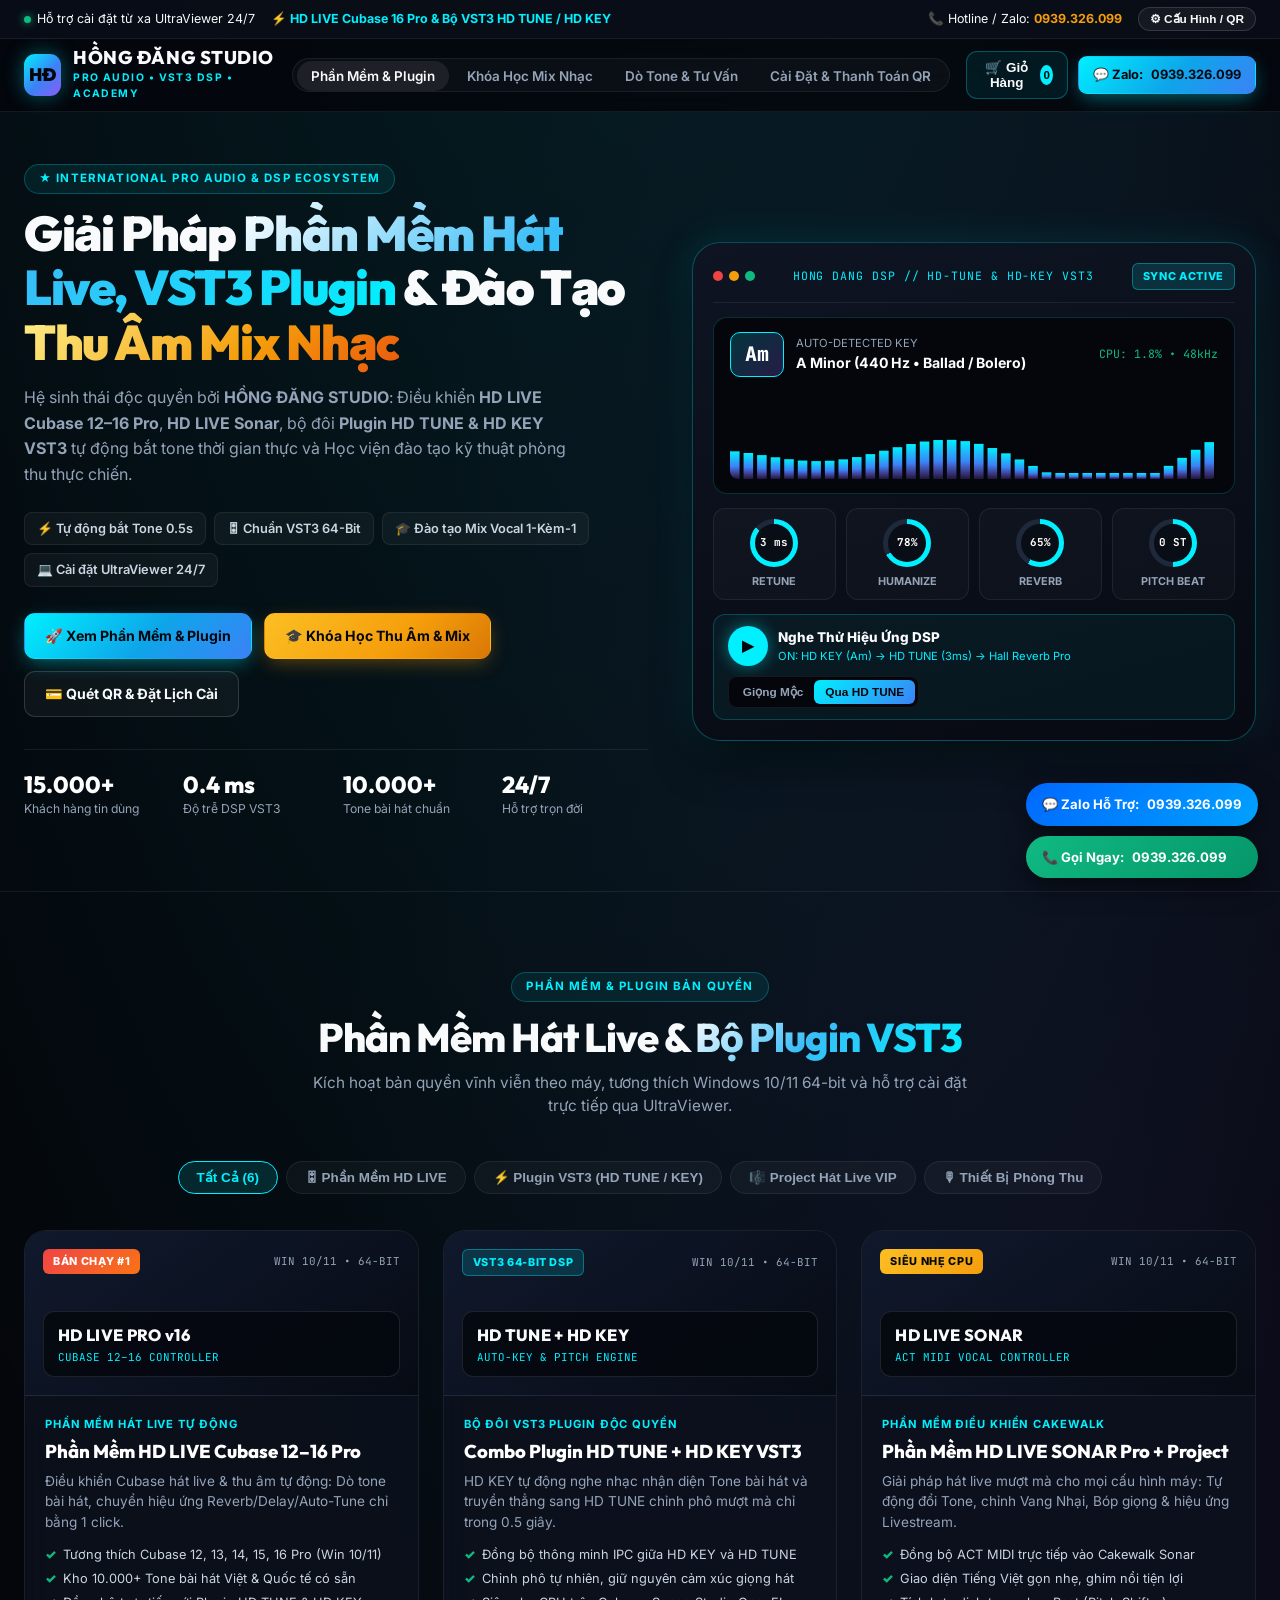
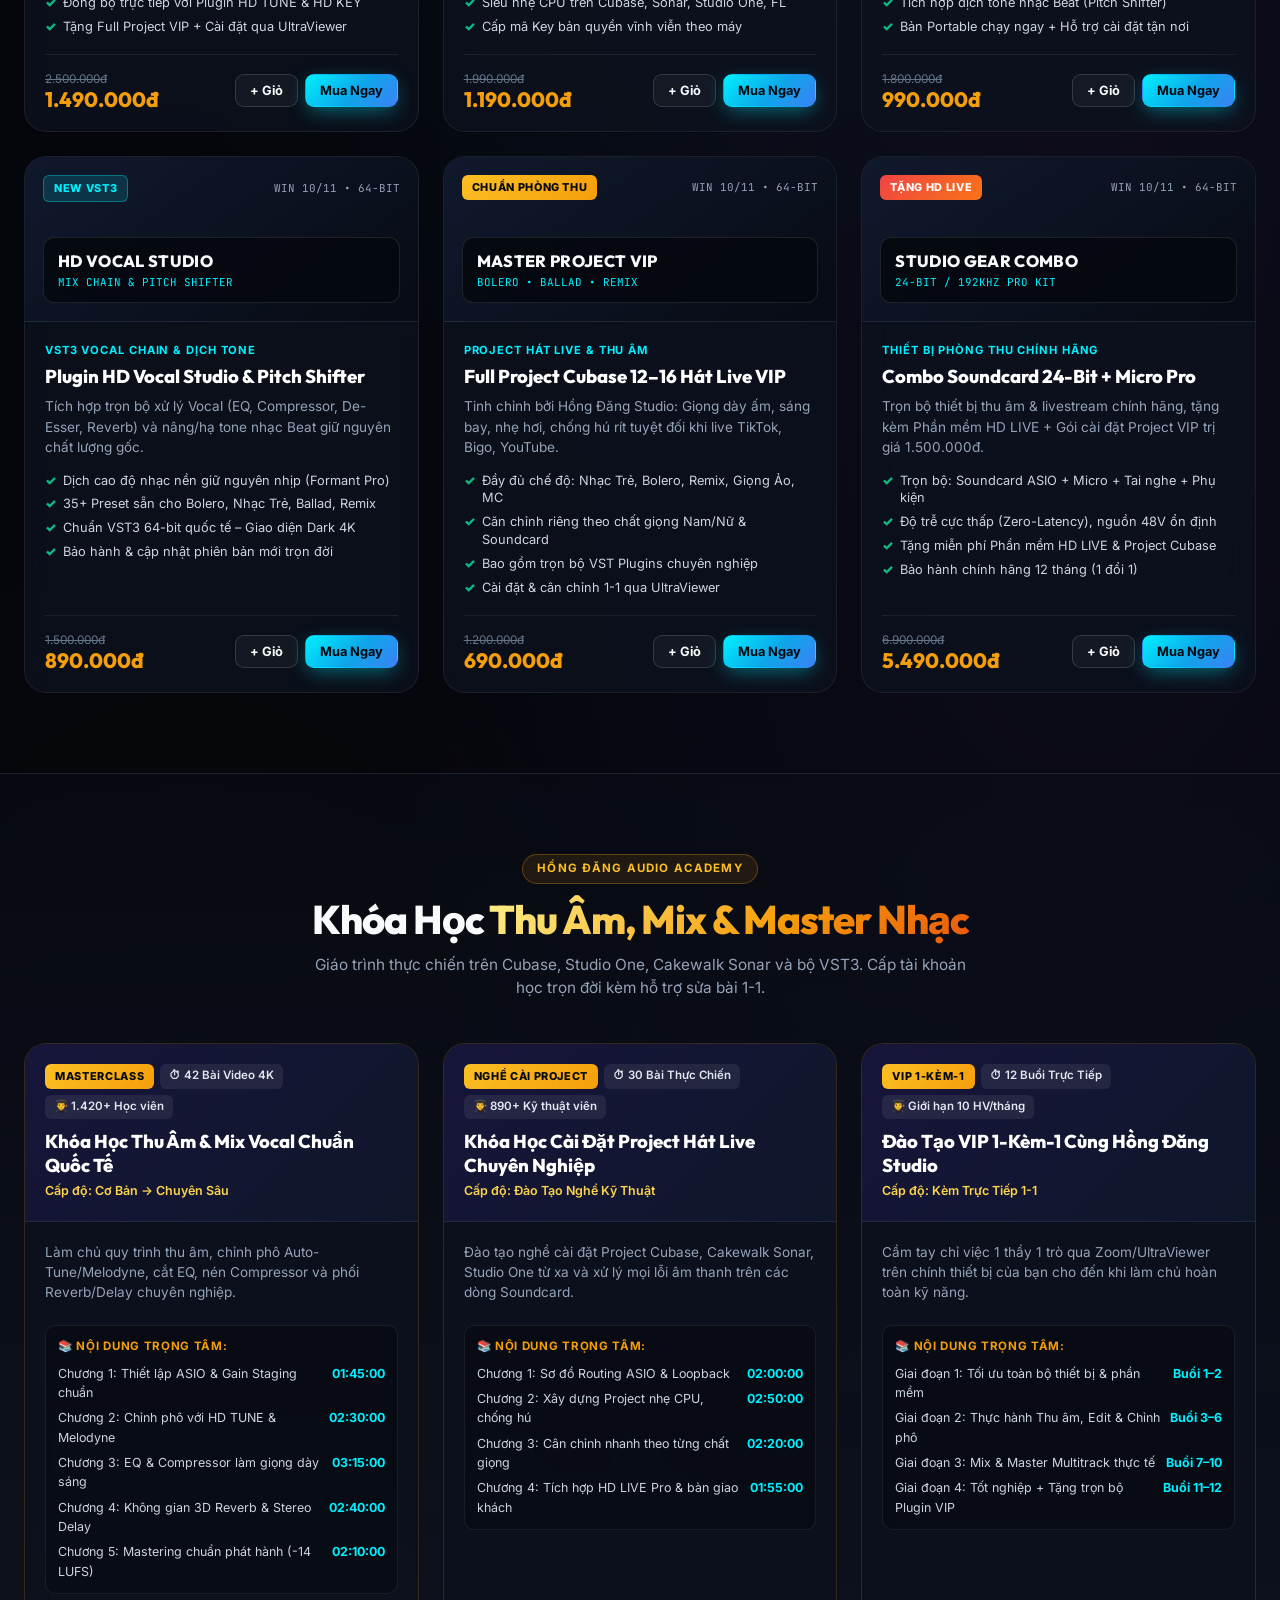
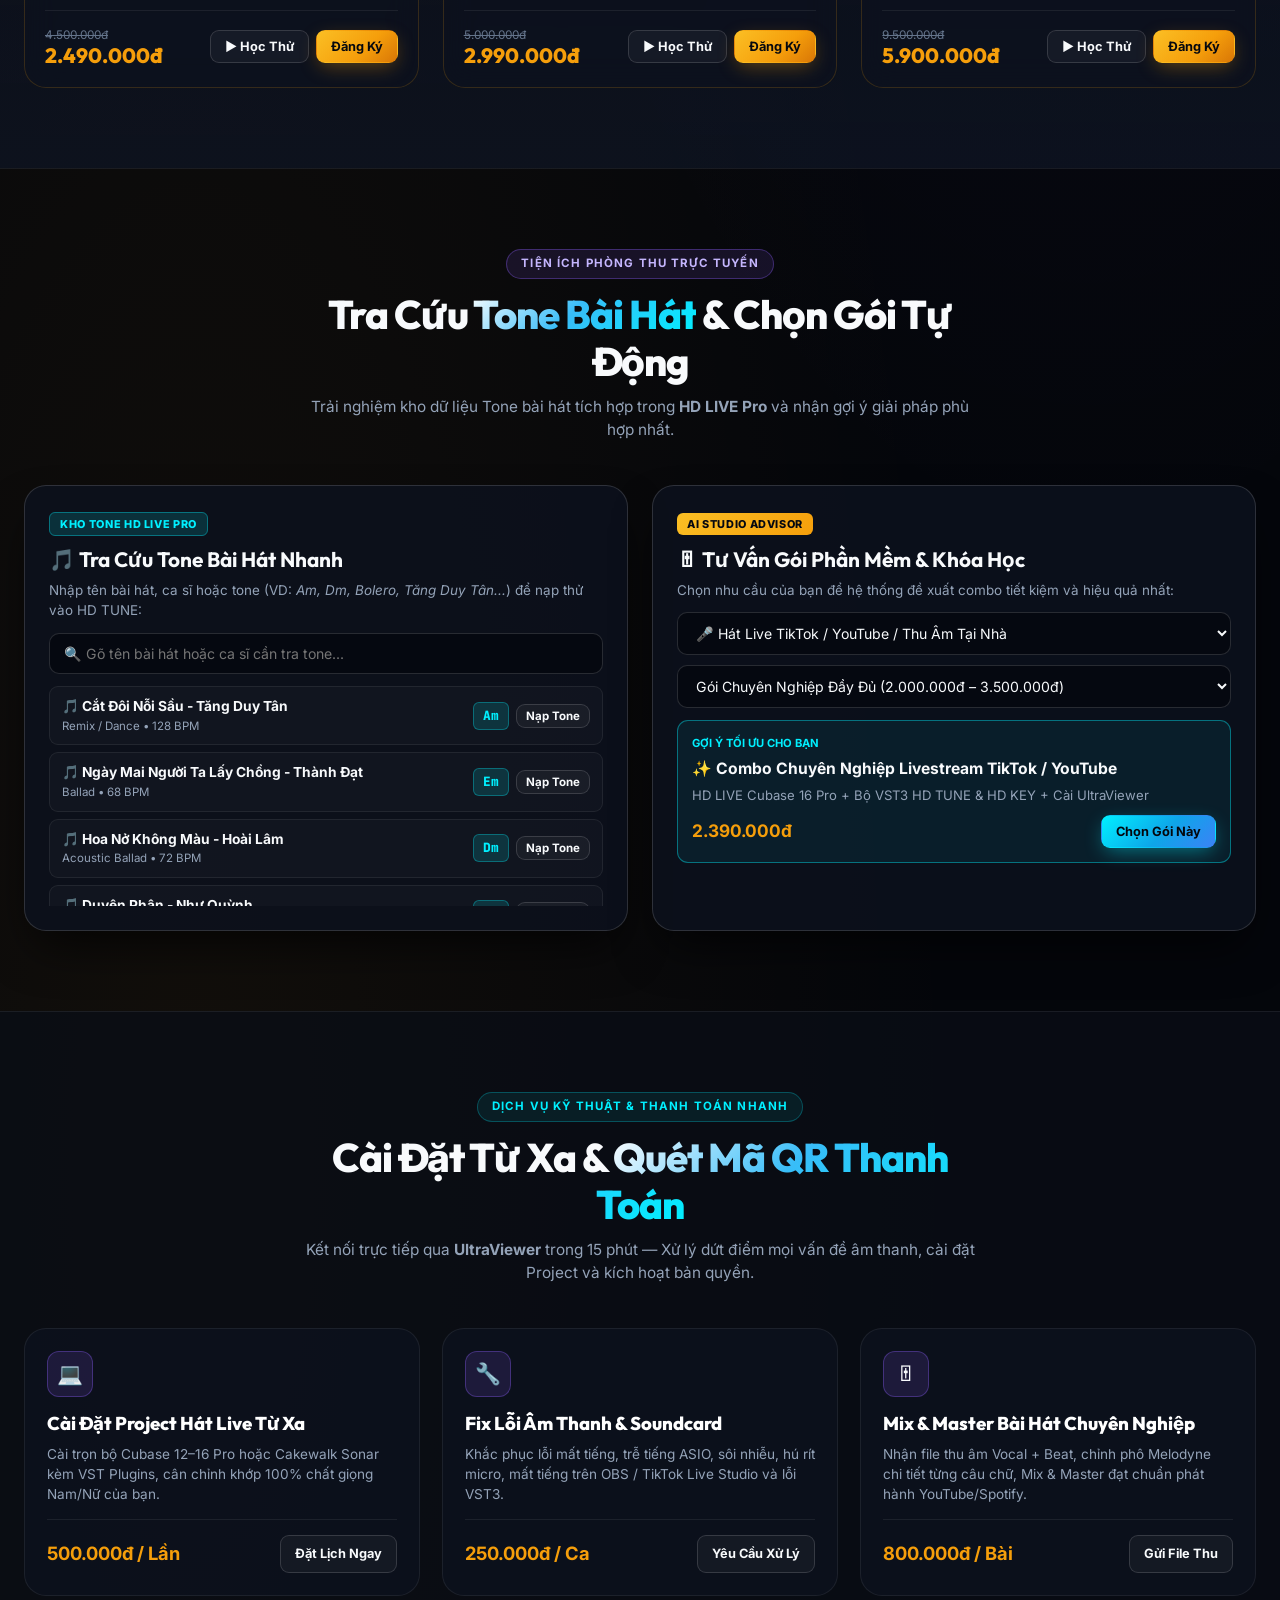
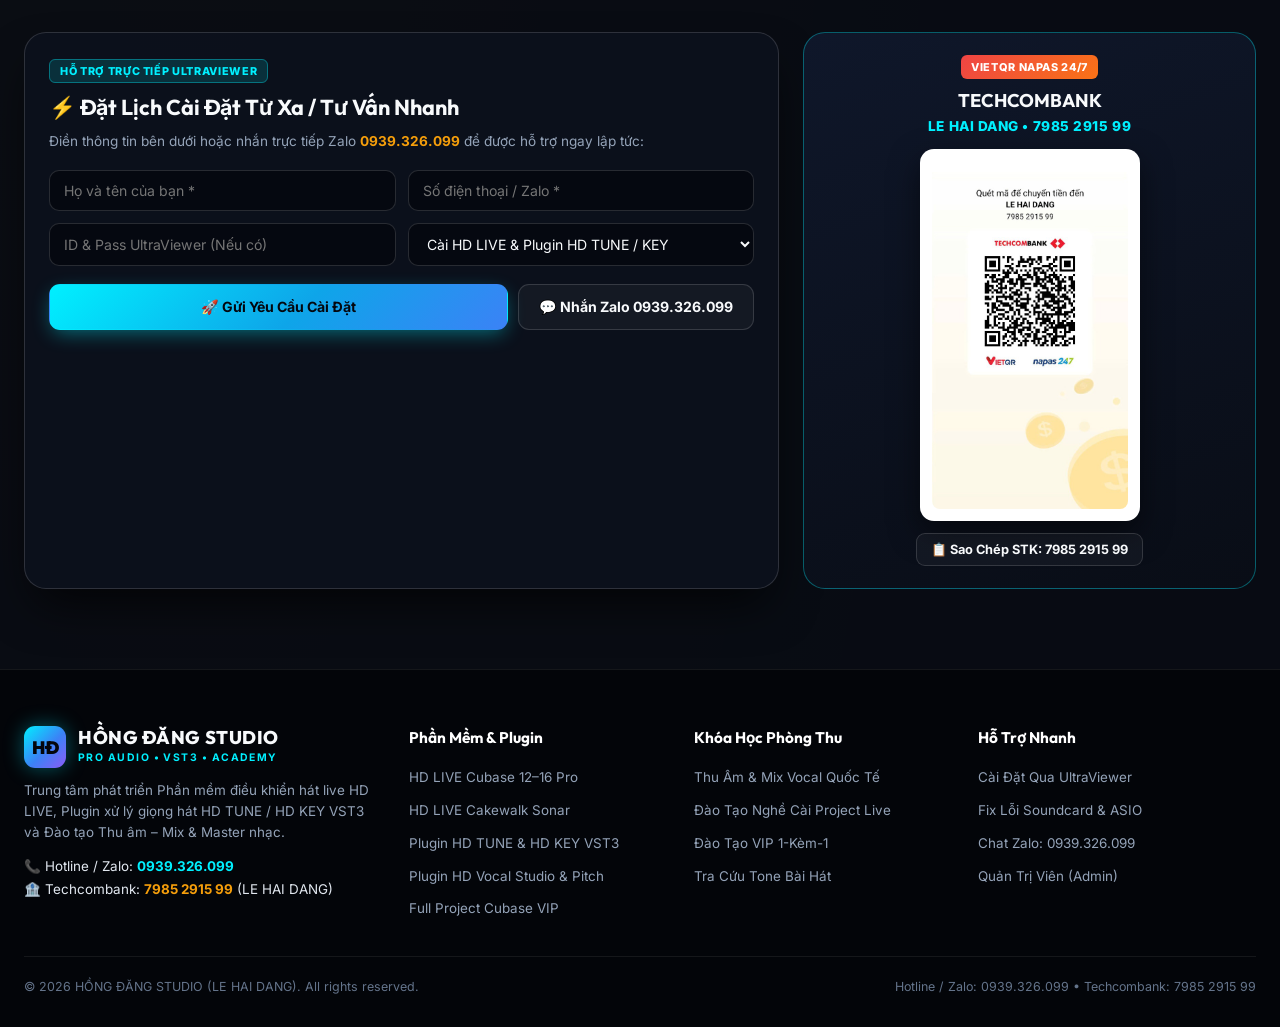
<file: index.html>
<!DOCTYPE html>
<html lang="vi">
<head>
  <meta charset="UTF-8" />
  <meta name="viewport" content="width=device-width, initial-scale=1.0" />
  <title>HỒNG ĐĂNG STUDIO | Phần Mềm Hát Live, VST3 Plugin & Khóa Học Thu Âm Mix Nhạc</title>
  <meta name="description" content="Hồng Đăng Studio (0939.326.099) - Phần mềm HD LIVE Cubase 12-16 Pro, Cakewalk Sonar, Plugin HD TUNE & HD KEY VST3, Khóa học Thu âm Mix Master nhạc và Cài đặt Project từ xa." />
  <link rel="preconnect" href="https://fonts.googleapis.com">
  <link rel="preconnect" href="https://fonts.gstatic.com" crossorigin>
  <link href="https://fonts.googleapis.com/css2?family=Inter:wght@400;500;600;700;800&family=JetBrains+Mono:wght@500;700;800&family=Outfit:wght@600;700;800;900&display=swap" rel="stylesheet">
  <link rel="stylesheet" href="assets/css/studio-pro.css" />
</head>
<body>

  <!-- TOP BAR GỌN GÀNG, HIỆN ĐẠI -->
  <div class="top-bar">
    <div class="container top-bar-inner">
      <div class="top-bar-left">
        <span><span class="status-dot"></span>Hỗ trợ cài đặt từ xa UltraViewer 24/7</span>
        <span style="color: var(--accent-cyan); font-weight: 700;">⚡ HD LIVE Cubase 16 Pro & Bộ VST3 HD TUNE / HD KEY</span>
      </div>
      <div class="top-bar-right">
        <span>📞 Hotline / Zalo: <strong class="dyn-hotline" style="color: var(--accent-gold);">0939.326.099</strong></span>
        <button class="lang-switch" onclick="openAdminModal()">⚙ Cấu Hình / QR</button>
      </div>
    </div>
  </div>

  <!-- STICKY HEADER PILL NAVIGATION -->
  <header class="site-header">
    <div class="container nav-wrapper">
      <a href="#" class="brand-logo">
        <div class="logo-emblem">HĐ</div>
        <div class="brand-text">
          <span class="brand-name">HỒNG ĐĂNG STUDIO</span>
          <span class="brand-tagline">PRO AUDIO • VST3 DSP • ACADEMY</span>
        </div>
      </a>

      <ul class="main-nav">
        <li><a href="#software-store" class="active">Phần Mềm & Plugin</a></li>
        <li><a href="#academy-courses">Khóa Học Mix Nhạc</a></li>
        <li><a href="#interactive-tools">Dò Tone & Tư Vấn</a></li>
        <li><a href="#remote-services">Cài Đặt & Thanh Toán QR</a></li>
      </ul>

      <div class="nav-actions">
        <button class="cart-trigger" onclick="toggleCartDrawer(true)">
          <span>🛒 Giỏ Hàng</span>
          <span class="cart-count" id="cartCount">0</span>
        </button>
        <a href="https://zalo.me/0939326099" target="_blank" class="btn btn-primary btn-sm dyn-zalo-link">
          💬 Zalo: <span class="dyn-hotline">0939.326.099</span>
        </a>
      </div>
    </div>
  </header>

  <!-- HERO SECTION GỌN GÀNG, BỐ CỤC CHUẨN QUỐC TẾ -->
  <section class="hero-section">
    <div class="container hero-grid">
      <div class="hero-content">
        <div class="eyebrow-badge">
          <span>★ INTERNATIONAL PRO AUDIO & DSP ECOSYSTEM</span>
        </div>
        <h1 class="hero-title">
          Giải Pháp <span class="gradient-text">Phần Mềm Hát Live, VST3 Plugin</span> & Đào Tạo <span class="gradient-gold">Thu Âm Mix Nhạc</span>
        </h1>
        <p class="hero-description">
          Hệ sinh thái độc quyền bởi <strong>HỒNG ĐĂNG STUDIO</strong>: Điều khiển <strong>HD LIVE Cubase 12–16 Pro</strong>, <strong>HD LIVE Sonar</strong>, bộ đôi <strong>Plugin HD TUNE & HD KEY VST3</strong> tự động bắt tone thời gian thực và Học viện đào tạo kỹ thuật phòng thu thực chiến.
        </p>

        <div class="hero-feature-pills">
          <span class="hero-pill">⚡ Tự động bắt Tone 0.5s</span>
          <span class="hero-pill">🎛 Chuẩn VST3 64-Bit</span>
          <span class="hero-pill">🎓 Đào tạo Mix Vocal 1-Kèm-1</span>
          <span class="hero-pill">💻 Cài đặt UltraViewer 24/7</span>
        </div>

        <div class="hero-cta-group">
          <a href="#software-store" class="btn btn-primary">🚀 Xem Phần Mềm & Plugin</a>
          <a href="#academy-courses" class="btn btn-gold">🎓 Khóa Học Thu Âm & Mix</a>
          <a href="#remote-services" class="btn btn-outline">💳 Quét QR & Đặt Lịch Cài</a>
        </div>

        <div class="hero-stats">
          <div class="stat-item">
            <h4>15.000+</h4>
            <p>Khách hàng tin dùng</p>
          </div>
          <div class="stat-item">
            <h4>0.4 ms</h4>
            <p>Độ trễ DSP VST3</p>
          </div>
          <div class="stat-item">
            <h4>10.000+</h4>
            <p>Tone bài hát chuẩn</p>
          </div>
          <div class="stat-item">
            <h4>24/7</h4>
            <p>Hỗ trợ trọn đời</p>
          </div>
        </div>
      </div>

      <!-- BÀN ĐIỀU KHIỂN DSP TƯƠNG TÁC -->
      <div class="vst-console-rack">
        <div class="rack-top-bar">
          <div class="rack-dots"><span></span><span></span><span></span></div>
          <div class="rack-model-title">HONG DANG DSP // HD-TUNE & HD-KEY VST3</div>
          <span class="badge-tag badge-vst">SYNC ACTIVE</span>
        </div>

        <div class="dsp-main-screen">
          <div class="dsp-screen-header">
            <div class="detected-key-box">
              <div class="key-pill" id="consoleDetectedKey">Am</div>
              <div>
                <div style="font-size: 0.7rem; color: var(--text-secondary); text-transform: uppercase;">Auto-Detected Key</div>
                <div style="font-weight: 700; font-size: 0.88rem; color: #fff;" id="consoleSongStatus">A Minor (440 Hz • Ballad / Bolero)</div>
              </div>
            </div>
            <div style="text-align: right; font-family: var(--font-mono); font-size: 0.72rem; color: var(--accent-green);">
              CPU: 1.8% • 48kHz
            </div>
          </div>

          <canvas id="dspSpectrumCanvas" class="dsp-spectrum-canvas"></canvas>
        </div>

        <div class="dsp-knobs-grid">
          <div class="knob-card" title="Bấm để chỉnh tốc độ Auto-Tune">
            <div class="knob-dial" style="--knob-deg: 310deg;" data-val="3 ms"></div>
            <div class="knob-label">Retune</div>
          </div>
          <div class="knob-card" title="Bấm để chỉnh độ mượt tự nhiên">
            <div class="knob-dial" style="--knob-deg: 240deg;" data-val="78%"></div>
            <div class="knob-label">Humanize</div>
          </div>
          <div class="knob-card" title="Bấm để chỉnh vang Reverb">
            <div class="knob-dial" style="--knob-deg: 210deg;" data-val="65%"></div>
            <div class="knob-label">Reverb</div>
          </div>
          <div class="knob-card" title="Bấm để dịch Tone Beat">
            <div class="knob-dial" style="--knob-deg: 180deg;" data-val="0 ST"></div>
            <div class="knob-label">Pitch Beat</div>
          </div>
        </div>

        <div class="audio-demo-bar">
          <div style="display: flex; align-items: center; gap: 10px;">
            <button class="demo-play-btn" id="demoPlayBtn" onclick="toggleAudioDemo()" title="Nghe thử">▶</button>
            <div>
              <div style="font-weight: 800; font-size: 0.84rem;">Nghe Thử Hiệu Ứng DSP</div>
              <div style="font-size: 0.7rem; color: var(--accent-cyan);" id="audioChainStatus">
                ON: HD KEY (Am) → HD TUNE (3ms) → Hall Reverb Pro
              </div>
            </div>
          </div>
          <div class="mode-toggle-group">
            <button class="mode-btn" id="modeDryBtn" onclick="setDemoMode('dry')">Giọng Mộc</button>
            <button class="mode-btn active" id="modeWetBtn" onclick="setDemoMode('wet')">Qua HD TUNE</button>
          </div>
        </div>
      </div>
    </div>
  </section>

  <!-- ========================================================================
       SECTION 1: CỬA HÀNG PHẦN MỀM, VST3 PLUGIN & THIẾT BỊ (3 CỘT CÂN ĐỐI)
       ======================================================================== -->
  <section id="software-store" class="section-padding">
    <div class="container">
      <div class="section-header">
        <div class="eyebrow-badge">PHẦN MỀM & PLUGIN BẢN QUYỀN</div>
        <h2 class="section-title">Phần Mềm Hát Live & <span class="gradient-text">Bộ Plugin VST3</span></h2>
        <p class="section-subtitle">
          Kích hoạt bản quyền vĩnh viễn theo máy, tương thích Windows 10/11 64-bit và hỗ trợ cài đặt trực tiếp qua UltraViewer.
        </p>
      </div>

      <div class="filter-tabs">
        <button class="filter-tab active" data-filter="all">Tất Cả (6)</button>
        <button class="filter-tab" data-filter="software">🎛 Phần Mềm HD LIVE</button>
        <button class="filter-tab" data-filter="vst3">⚡ Plugin VST3 (HD TUNE / KEY)</button>
        <button class="filter-tab" data-filter="project">🎼 Project Hát Live VIP</button>
        <button class="filter-tab" data-filter="hardware">🎙 Thiết Bị Phòng Thu</button>
      </div>

      <div class="products-grid" id="productsGrid"></div>
    </div>
  </section>

  <!-- ========================================================================
       SECTION 2: KHÓA HỌC THU ÂM, MIX & MASTER NHẠC (3 CỘT ĐỒNG ĐỀU)
       ======================================================================== -->
  <section id="academy-courses" class="section-padding academy-section">
    <div class="container">
      <div class="section-header">
        <div class="eyebrow-badge gold">HỒNG ĐĂNG AUDIO ACADEMY</div>
        <h2 class="section-title">Khóa Học <span class="gradient-gold">Thu Âm, Mix & Master Nhạc</span></h2>
        <p class="section-subtitle">
          Giáo trình thực chiến trên Cubase, Studio One, Cakewalk Sonar và bộ VST3. Cấp tài khoản học trọn đời kèm hỗ trợ sửa bài 1-1.
        </p>
      </div>

      <div class="courses-grid" id="coursesGrid"></div>
    </div>
  </section>

  <!-- ========================================================================
       SECTION 3: TRA CỨU TONE BÀI HÁT & TƯ VẤN CẤU HÌNH TỰ ĐỘNG
       ======================================================================== -->
  <section id="interactive-tools" class="section-padding">
    <div class="container">
      <div class="section-header">
        <div class="eyebrow-badge purple">TIỆN ÍCH PHÒNG THU TRỰC TUYẾN</div>
        <h2 class="section-title">Tra Cứu <span class="gradient-text">Tone Bài Hát</span> & Chọn Gói Tự Động</h2>
        <p class="section-subtitle">
          Trải nghiệm kho dữ liệu Tone bài hát tích hợp trong <strong>HD LIVE Pro</strong> và nhận gợi ý giải pháp phù hợp nhất.
        </p>
      </div>

      <div class="interactive-tools-grid">
        <div class="tool-panel">
          <span class="badge-tag badge-vst">KHO TONE HD LIVE PRO</span>
          <h3 style="font-family: var(--font-display); font-size: 1.3rem; margin: 8px 0 4px;">
            🎵 Tra Cứu Tone Bài Hát Nhanh
          </h3>
          <p style="font-size: 0.84rem; color: var(--text-secondary);">
            Nhập tên bài hát, ca sĩ hoặc tone (VD: <em>Am, Dm, Bolero, Tăng Duy Tân...</em>) để nạp thử vào HD TUNE:
          </p>
          <div class="search-input-wrap">
            <input type="text" id="songSearchInput" class="studio-input" placeholder="🔍 Gõ tên bài hát hoặc ca sĩ cần tra tone..." />
          </div>
          <div class="song-results-box" id="songResultsBox"></div>
        </div>

        <div class="tool-panel">
          <span class="badge-tag badge-vip">AI STUDIO ADVISOR</span>
          <h3 style="font-family: var(--font-display); font-size: 1.3rem; margin: 8px 0 4px;">
            🎚 Tư Vấn Gói Phần Mềm & Khóa Học
          </h3>
          <p style="font-size: 0.84rem; color: var(--text-secondary); margin-bottom: 12px;">
            Chọn nhu cầu của bạn để hệ thống đề xuất combo tiết kiệm và hiệu quả nhất:
          </p>

          <div style="display:flex; flex-direction:column; gap: 10px;">
            <select id="builderGoal" class="studio-select" onchange="updateStudioRecommendation()">
              <option value="live">🎤 Hát Live TikTok / YouTube / Thu Âm Tại Nhà</option>
              <option value="mix">🎧 Học Thu Âm, Mix & Master Nhạc / Nghề Cài Project</option>
            </select>
            <select id="builderBudget" class="studio-select" onchange="updateStudioRecommendation()">
              <option value="entry">Gói Khởi Đầu Tiết Kiệm (Dưới 2.500.000đ)</option>
              <option value="mid" selected>Gói Chuyên Nghiệp Đầy Đủ (2.000.000đ – 3.500.000đ)</option>
              <option value="pro">Gói Cao Cấp VIP Toàn Diện (Trên 5.000.000đ)</option>
            </select>
          </div>

          <div id="builderRecommendationBox"></div>
        </div>
      </div>
    </div>
  </section>

  <!-- ========================================================================
       SECTION 4: DỊCH VỤ CÀI ĐẶT TỪ XA & MÃ QR TECHCOMBANK CHÍNH THỨC
       ======================================================================== -->
  <section id="remote-services" class="section-padding" style="background: rgba(9, 13, 22, 0.78); border-top: 1px solid var(--border-hairline);">
    <div class="container">
      <div class="section-header">
        <div class="eyebrow-badge">DỊCH VỤ KỸ THUẬT & THANH TOÁN NHANH</div>
        <h2 class="section-title">Cài Đặt Từ Xa & <span class="gradient-text">Quét Mã QR Thanh Toán</span></h2>
        <p class="section-subtitle">
          Kết nối trực tiếp qua <strong>UltraViewer</strong> trong 15 phút — Xử lý dứt điểm mọi vấn đề âm thanh, cài đặt Project và kích hoạt bản quyền.
        </p>
      </div>

      <div class="services-grid" style="margin-bottom: 36px;">
        <div class="service-card">
          <div class="service-icon">💻</div>
          <h3 class="product-title">Cài Đặt Project Hát Live Từ Xa</h3>
          <p class="product-desc">
            Cài trọn bộ Cubase 12–16 Pro hoặc Cakewalk Sonar kèm VST Plugins, cân chỉnh khớp 100% chất giọng Nam/Nữ của bạn.
          </p>
          <div class="product-footer">
            <strong style="color: var(--accent-gold); font-size: 1.15rem;">500.000đ / Lần</strong>
            <a href="#bookingFormBox" class="btn btn-outline btn-sm">Đặt Lịch Ngay</a>
          </div>
        </div>

        <div class="service-card">
          <div class="service-icon">🔧</div>
          <h3 class="product-title">Fix Lỗi Âm Thanh & Soundcard</h3>
          <p class="product-desc">
            Khắc phục lỗi mất tiếng, trễ tiếng ASIO, sôi nhiễu, hú rít micro, mất tiếng trên OBS / TikTok Live Studio và lỗi VST3.
          </p>
          <div class="product-footer">
            <strong style="color: var(--accent-gold); font-size: 1.15rem;">250.000đ / Ca</strong>
            <a href="#bookingFormBox" class="btn btn-outline btn-sm">Yêu Cầu Xử Lý</a>
          </div>
        </div>

        <div class="service-card">
          <div class="service-icon">🎚</div>
          <h3 class="product-title">Mix & Master Bài Hát Chuyên Nghiệp</h3>
          <p class="product-desc">
            Nhận file thu âm Vocal + Beat, chỉnh phô Melodyne chi tiết từng câu chữ, Mix & Master đạt chuẩn phát hành YouTube/Spotify.
          </p>
          <div class="product-footer">
            <strong style="color: var(--accent-gold); font-size: 1.15rem;">800.000đ / Bài</strong>
            <a href="#bookingFormBox" class="btn btn-outline btn-sm">Gửi File Thu</a>
          </div>
        </div>
      </div>

      <!-- KHỐI ĐẶT LỊCH ULTRAVIEWER + MÃ QR TECHCOMBANK LE HAI DANG -->
      <div id="bookingFormBox" class="booking-payment-grid">
        <div class="tool-panel">
          <span class="badge-tag badge-vst">HỖ TRỢ TRỰC TIẾP ULTRAVIEWER</span>
          <h3 style="font-family: var(--font-display); font-size: 1.35rem; margin: 10px 0 6px;">
            ⚡ Đặt Lịch Cài Đặt Từ Xa / Tư Vấn Nhanh
          </h3>
          <p style="color: var(--text-secondary); font-size: 0.85rem; margin-bottom: 18px;">
            Điền thông tin bên dưới hoặc nhắn trực tiếp Zalo <strong class="dyn-hotline" style="color: var(--accent-gold);">0939.326.099</strong> để được hỗ trợ ngay lập tức:
          </p>
          <form onsubmit="submitRemoteBooking(event)" style="display:grid; grid-template-columns: 1fr 1fr; gap: 12px;">
            <input type="text" id="bookName" class="studio-input" placeholder="Họ và tên của bạn *" required />
            <input type="tel" id="bookPhone" class="studio-input" placeholder="Số điện thoại / Zalo *" required />
            <input type="text" id="bookUltraId" class="studio-input" placeholder="ID & Pass UltraViewer (Nếu có)" />
            <select id="bookServiceType" class="studio-select">
              <option value="Cài phần mềm HD LIVE & Plugin VST3">Cài HD LIVE & Plugin HD TUNE / KEY</option>
              <option value="Cài Project Hát Live Cubase / Sonar">Cài Project Cubase / Cakewalk Sonar</option>
              <option value="Đăng ký Khóa học Thu âm & Mix nhạc">Đăng ký Khóa học Thu âm & Mix nhạc</option>
              <option value="Fix lỗi âm thanh / Soundcard">Fix lỗi âm thanh / Soundcard</option>
            </select>
            <div style="grid-column: 1 / -1; display:flex; gap: 10px; flex-wrap:wrap; margin-top: 6px;">
              <button type="submit" class="btn btn-primary" style="flex: 1;">
                🚀 Gửi Yêu Cầu Cài Đặt
              </button>
              <a href="https://zalo.me/0939326099" target="_blank" class="btn btn-outline dyn-zalo-link">
                💬 Nhắn Zalo 0939.326.099
              </a>
            </div>
          </form>
        </div>

        <!-- THẺ QR TECHCOMBANK LE HAI DANG CHÍNH THỨC -->
        <div class="official-qr-card">
          <span class="badge-tag badge-hot">VIETQR NAPAS 24/7</span>
          <h4 style="font-family: var(--font-display); font-size: 1.15rem; margin-top: 8px;">
            TECHCOMBANK
          </h4>
          <div style="font-size: 0.85rem; color: var(--accent-cyan); font-weight: 800; letter-spacing: 0.04em;">
            LE HAI DANG • 7985 2915 99
          </div>

          <div class="official-qr-frame">
            <img src="assets/img/qr-lehaidang.jpg" alt="Mã QR Techcombank LE HAI DANG 7985 2915 99" />
          </div>

          <div style="display:flex; gap: 8px; width: 100%; justify-content:center;">
            <button class="btn btn-outline btn-sm" onclick="copyTextToClipboard('7985291599', 'STK Techcombank')">
              📋 Sao Chép STK: 7985 2915 99
            </button>
          </div>
        </div>
      </div>
    </div>
  </section>

  <!-- FOOTER GỌN GÀNG, SANG TRỌNG -->
  <footer class="site-footer">
    <div class="container">
      <div class="footer-grid">
        <div class="footer-col">
          <div class="brand-logo" style="margin-bottom: 12px;">
            <div class="logo-emblem">HĐ</div>
            <div class="brand-text">
              <span class="brand-name">HỒNG ĐĂNG STUDIO</span>
              <span class="brand-tagline">PRO AUDIO • VST3 • ACADEMY</span>
            </div>
          </div>
          <p style="color: var(--text-secondary); font-size: 0.84rem; margin-bottom: 12px;">
            Trung tâm phát triển Phần mềm điều khiển hát live HD LIVE, Plugin xử lý giọng hát HD TUNE / HD KEY VST3 và Đào tạo Thu âm – Mix & Master nhạc.
          </p>
          <div style="font-size: 0.84rem; color: #e2e8f0; line-height: 1.7;">
            <div>📞 Hotline / Zalo: <strong class="dyn-hotline" style="color: var(--accent-cyan);">0939.326.099</strong></div>
            <div>🏦 Techcombank: <strong style="color: var(--accent-gold);">7985 2915 99</strong> (LE HAI DANG)</div>
          </div>
        </div>

        <div class="footer-col">
          <h4>Phần Mềm & Plugin</h4>
          <ul class="footer-links">
            <li><a href="#software-store">HD LIVE Cubase 12–16 Pro</a></li>
            <li><a href="#software-store">HD LIVE Cakewalk Sonar</a></li>
            <li><a href="#software-store">Plugin HD TUNE & HD KEY VST3</a></li>
            <li><a href="#software-store">Plugin HD Vocal Studio & Pitch</a></li>
            <li><a href="#software-store">Full Project Cubase VIP</a></li>
          </ul>
        </div>

        <div class="footer-col">
          <h4>Khóa Học Phòng Thu</h4>
          <ul class="footer-links">
            <li><a href="#academy-courses">Thu Âm & Mix Vocal Quốc Tế</a></li>
            <li><a href="#academy-courses">Đào Tạo Nghề Cài Project Live</a></li>
            <li><a href="#academy-courses">Đào Tạo VIP 1-Kèm-1</a></li>
            <li><a href="#interactive-tools">Tra Cứu Tone Bài Hát</a></li>
          </ul>
        </div>

        <div class="footer-col">
          <h4>Hỗ Trợ Nhanh</h4>
          <ul class="footer-links">
            <li><a href="#remote-services">Cài Đặt Qua UltraViewer</a></li>
            <li><a href="#remote-services">Fix Lỗi Soundcard & ASIO</a></li>
            <li><a href="https://zalo.me/0939326099" target="_blank" class="dyn-zalo-link">Chat Zalo: 0939.326.099</a></li>
            <li><a href="javascript:void(0)" onclick="openAdminModal()">Quản Trị Viên (Admin)</a></li>
          </ul>
        </div>
      </div>

      <div style="border-top: 1px solid var(--border-hairline); padding-top: 20px; display:flex; justify-content:space-between; flex-wrap:wrap; gap:10px; font-size: 0.78rem; color: var(--text-muted);">
        <span>© 2026 HỒNG ĐĂNG STUDIO (LE HAI DANG). All rights reserved.</span>
        <span>Hotline / Zalo: 0939.326.099 • Techcombank: 7985 2915 99</span>
      </div>
    </div>
  </footer>

  <!-- SLIDE-OUT SHOPPING CART DRAWER -->
  <div class="backdrop-overlay" id="backdropOverlay" onclick="toggleCartDrawer(false)"></div>
  <aside class="cart-drawer" id="cartDrawer">
    <div class="drawer-header">
      <h3 style="font-family: var(--font-display); font-size: 1.15rem;">🛒 Giỏ Hàng Của Bạn</h3>
      <button class="btn btn-outline btn-sm" onclick="toggleCartDrawer(false)">Đóng ✕</button>
    </div>
    <div class="drawer-body" id="cartDrawerBody"></div>
    <div class="drawer-footer">
      <div style="display:flex; justify-content:space-between; align-items:center; margin-bottom: 14px;">
        <span style="color: var(--text-secondary); font-weight: 600; font-size: 0.9rem;">Tổng thanh toán:</span>
        <strong id="cartTotalValue" style="font-family: var(--font-display); font-size: 1.35rem; color: var(--accent-gold);">0đ</strong>
      </div>
      <button class="btn btn-primary" style="width: 100%;" onclick="openCheckoutModal()">
        ⚡ Quét Mã QR & Nhận Key Ngay
      </button>
    </div>
  </aside>

  <!-- MODAL 1: THANH TOÁN QR TECHCOMBANK (LE HAI DANG - 7985 2915 99) -->
  <div class="studio-modal" id="checkoutModal">
    <div class="modal-dialog">
      <button class="modal-close" onclick="closeStudioModal('checkoutModal')">✕</button>
      <span class="eyebrow-badge">THANH TOÁN NHANH 24/7 • VIETQR NAPAS</span>
      <h3 style="font-family: var(--font-display); font-size: 1.45rem; margin-bottom: 4px;">
        Quét Mã QR Chuyển Khoản & Nhận Key Bản Quyền
      </h3>
      <p style="font-size: 0.85rem; color: var(--text-secondary);">
        Mở App Ngân hàng bất kỳ để quét mã QR bên dưới, sau đó bấm xác nhận để nhận Key & Link tải qua Zalo <strong>0939.326.099</strong>.
      </p>

      <div class="qr-checkout-grid">
        <div class="qr-box">
          <img id="vietQrImage" src="assets/img/qr-lehaidang.jpg" alt="Mã QR Techcombank LE HAI DANG 7985 2915 99" />
          <button class="btn btn-outline btn-sm" style="width:100%; margin-top:8px; color:#0f172a; border-color:#cbd5e1;" onclick="copyTextToClipboard('7985291599', 'STK Techcombank')">
            📋 Copy STK: 7985 2915 99
          </button>
        </div>

        <div>
          <div style="background: rgba(255,255,255,0.03); border: 1px solid var(--border-hairline); border-radius: 10px; padding: 12px; margin-bottom: 12px;">
            <h4 style="font-size: 0.84rem; color: var(--accent-cyan); margin-bottom: 6px;">Đơn Hàng Của Bạn:</h4>
            <div id="checkoutOrderSummary"></div>
            <div style="display:flex; justify-content:space-between; margin-top: 8px; padding-top: 8px; border-top: 1px solid var(--border-hairline);">
              <strong>Tổng thanh toán:</strong>
              <strong id="checkoutTotalAmount" style="color: var(--accent-gold); font-size: 1.2rem;">0đ</strong>
            </div>
          </div>

          <div style="font-size: 0.84rem; margin-bottom: 12px; line-height: 1.65; background: rgba(0,240,255,0.04); padding: 10px 12px; border-radius: 10px; border: 1px solid var(--border-hairline);">
            <div>🏦 Ngân hàng: <strong id="checkoutBankName">TECHCOMBANK</strong></div>
            <div>💳 Số tài khoản: <strong id="checkoutAccountNo" style="color: var(--accent-cyan);">7985 2915 99</strong></div>
            <div>👤 Chủ tài khoản: <strong id="checkoutAccountName">LE HAI DANG</strong></div>
            <div>📝 Nội dung CK: <strong id="checkoutOrderCode" style="color: var(--accent-gold);">HD123456</strong></div>
          </div>

          <div style="display:grid; grid-template-columns: 1fr 1fr; gap: 10px; margin-bottom: 10px;">
            <input type="text" id="custName" class="studio-input" placeholder="Họ tên của bạn *" />
            <input type="tel" id="custPhone" class="studio-input" placeholder="SĐT Zalo nhận Key *" />
          </div>

          <button class="btn btn-primary" style="width: 100%;" onclick="confirmPaymentOrder()">
            ✅ Tôi Đã Chuyển Khoản — Nhận Mã Kích Hoạt Ngay
          </button>

          <div id="orderSuccessBox" style="display:none;"></div>
        </div>
      </div>
    </div>
  </div>

  <!-- MODAL 2: LMS COURSE VIDEO PREVIEW PLAYER -->
  <div class="studio-modal" id="coursePreviewModal">
    <div class="modal-dialog">
      <button class="modal-close" onclick="closeStudioModal('coursePreviewModal')">✕</button>
      <span class="eyebrow-badge gold">HỌC VIỆN HỒNG ĐĂNG STUDIO • LMS PLAYER</span>
      <h3 id="lmsCourseTitle" style="font-family: var(--font-display); font-size: 1.35rem; margin-bottom: 12px;"></h3>

      <div style="background: linear-gradient(135deg, #060913, #111a2e); border: 1px solid var(--border-cyan); border-radius: 12px; padding: 22px; text-align:center; margin-bottom: 16px;">
        <div style="font-size: 0.72rem; color: var(--accent-cyan); font-family: var(--font-mono); margin-bottom: 6px;">
          [VIDEO HỌC THỬ MIỄN PHÍ • CHẤT LƯỢNG 4K 60FPS + LOSSLESS AUDIO]
        </div>
        <h4 style="font-size: 1.05rem; margin-bottom: 12px;">
          Quy Trình Gain Staging, Chỉnh Phô HD TUNE & Mix Vocal Sáng Mượt Trên Cubase Pro
        </h4>
        <button class="btn btn-primary btn-sm" onclick="toggleAudioDemo()">
          🔊 Nghe Demo Âm Thanh Thực Hành
        </button>
      </div>

      <div id="lmsCourseModules" style="margin-bottom: 16px;"></div>

      <div style="display:flex; justify-content:flex-end; gap: 10px;">
        <button class="btn btn-outline btn-sm" onclick="closeStudioModal('coursePreviewModal')">Đóng</button>
        <button class="btn btn-gold btn-sm" id="lmsEnrollBtn">🎓 Đăng Ký Khóa Học Này</button>
      </div>
    </div>
  </div>

  <!-- MODAL 3: ADMIN STUDIO PANEL -->
  <div class="studio-modal" id="adminStudioModal">
    <div class="modal-dialog" style="max-width: 560px;">
      <button class="modal-close" onclick="closeStudioModal('adminStudioModal')">✕</button>
      <span class="eyebrow-badge">QUẢN TRỊ VIÊN HỒNG ĐĂNG STUDIO</span>
      <h3 style="font-family: var(--font-display); font-size: 1.35rem; margin-bottom: 12px;">
        ⚙ Cấu Hình Ngân Hàng & Liên Hệ
      </h3>

      <div style="display:flex; flex-direction:column; gap: 10px;">
        <input type="text" id="admBankId" class="studio-input" placeholder="Mã Ngân Hàng (TCB)" />
        <input type="text" id="admBankName" class="studio-input" placeholder="Tên Ngân Hàng (TECHCOMBANK)" />
        <input type="text" id="admAccountNo" class="studio-input" placeholder="Số Tài Khoản (7985291599)" />
        <input type="text" id="admAccountName" class="studio-input" placeholder="Tên Chủ Tài Khoản (LE HAI DANG)" />
        <div style="display:grid; grid-template-columns: 1fr 1fr; gap: 10px;">
          <input type="text" id="admHotline" class="studio-input" placeholder="Hotline (0939.326.099)" />
          <input type="text" id="admZalo" class="studio-input" placeholder="Zalo (0939326099)" />
        </div>
      </div>

      <div style="display:flex; justify-content:flex-end; gap: 10px; margin-top: 18px;">
        <button class="btn btn-outline btn-sm" onclick="closeStudioModal('adminStudioModal')">Hủy</button>
        <button class="btn btn-primary btn-sm" onclick="saveAdminConfig()">💾 Lưu Cấu Hình</button>
      </div>
    </div>
  </div>

  <!-- FLOATING ZALO & HOTLINE (0939.326.099) -->
  <div class="floating-support">
    <a href="https://zalo.me/0939326099" target="_blank" class="float-btn float-zalo dyn-zalo-link">
      💬 Zalo Hỗ Trợ: <span class="dyn-hotline">0939.326.099</span>
    </a>
    <a href="tel:0939326099" class="float-btn float-hotline dyn-tel-link">
      📞 Gọi Ngay: <span class="dyn-hotline">0939.326.099</span>
    </a>
  </div>

  <div class="toast-container" id="toastContainer"></div>

  <script src="assets/js/studio-app.js"></script>
</body>
</html>
</file>
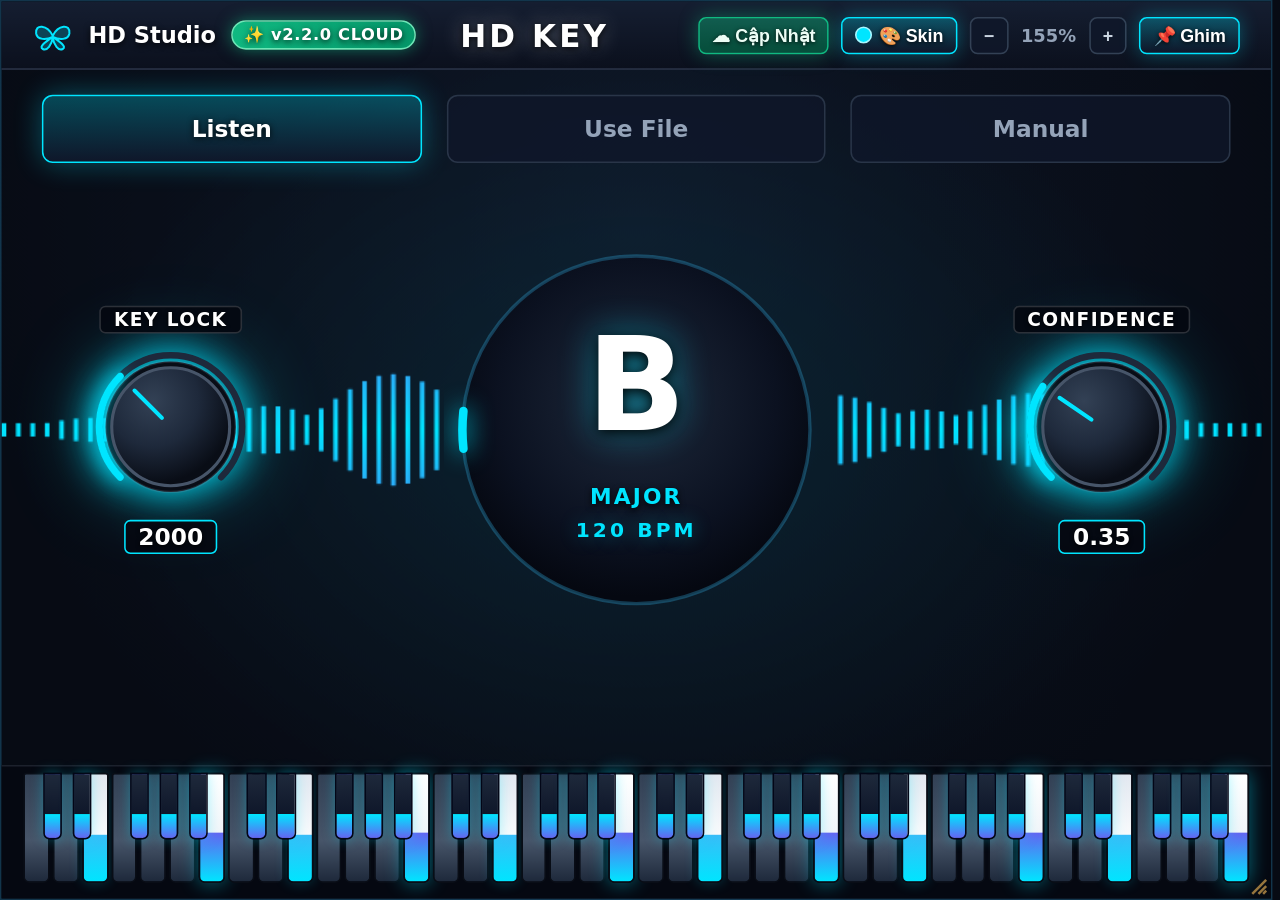
<file: autokey_index.html>
<!DOCTYPE html>
<html lang="en">
<head>
<meta charset="UTF-8" />
<meta name="viewport" content="width=device-width,initial-scale=1.0" />
<title>HD KEY</title>
<style>
  :root {
    color-scheme: dark;
    --bg-dark: #070b14;
    --bg-panel: #0e1626;
    --gold-bright: #00e5ff;
    --gold-mid: #38bdf8;
    --gold-dim: #6366f1;
    --amber-arc: #00e5ff;
    --text-main: #ffffff;
    --text-sub: #cbd5e1;
  }
  .skin-popover {
    position: absolute;
    top: 42px;
    right: 20px;
    width: 320px;
    background: rgba(11, 15, 25, 0.97);
    border: 1.5px solid var(--gold-bright);
    border-radius: 10px;
    padding: 10px;
    z-index: 100;
    box-shadow: 0 18px 45px rgba(0,0,0,0.92), 0 0 22px rgba(0, 229, 255, 0.35);
    display: none;
  }
  .skin-popover.open {
    display: block;
  }
  .skin-grid {
    display: grid;
    grid-template-columns: 1fr 1fr;
    gap: 5px;
    max-height: 210px;
    overflow-y: auto;
    padding-right: 2px;
  }
  .skin-item-btn {
    display: flex;
    align-items: center;
    gap: 6px;
    padding: 5px 7px;
    border-radius: 6px;
    border: 1px solid rgba(148, 163, 184, 0.22);
    background: rgba(20, 29, 47, 0.85);
    color: #f8fafc;
    font-size: 11px;
    font-weight: 700;
    cursor: pointer;
    text-align: left;
    white-space: nowrap;
    overflow: hidden;
    text-overflow: ellipsis;
  }
  .skin-item-btn:hover, .skin-item-btn.active {
    border-color: var(--gold-bright);
    background: rgba(255, 255, 255, 0.12);
  }
  .skin-dot {
    width: 11px;
    height: 11px;
    border-radius: 50%;
    flex-shrink: 0;
    border: 1px solid rgba(255,255,255,0.65);
  }
  * {
    box-sizing: border-box;
    user-select: none;
    -webkit-user-select: none;
    margin: 0;
    padding: 0;
  }
  html, body {
    width: 100%;
    height: 100%;
    overflow: hidden;
    background: var(--bg-dark);
    font-family: "Segoe UI", "Inter", system-ui, sans-serif;
    color: var(--text-main);
  }
  #viewport {
    position: relative;
    width: 820px;
    height: 580px;
    transform-origin: top left;
    background:
      radial-gradient(ellipse at 50% 48%, rgba(0, 229, 255, 0.08) 0%, transparent 62%),
      radial-gradient(ellipse at 50% 25%, var(--bg-panel) 0%, var(--bg-dark) 75%);
    display: flex;
    flex-direction: column;
    justify-content: space-between;
    border: 1px solid rgba(56, 189, 248, 0.24);
  }

  /* Header Bar */
  .header-bar {
    position: relative;
    height: 44px;
    padding: 0 20px;
    display: flex;
    align-items: center;
    justify-content: space-between;
    background: linear-gradient(180deg, #151e31 0%, #0b101d 100%);
    border-bottom: 1px solid rgba(148, 163, 184, 0.16);
  }
  .brand-left {
    display: flex;
    align-items: center;
    gap: 10px;
    font-size: 14.5px;
    font-weight: 700;
    color: #ffffff !important;
    text-shadow: 0 1px 4px rgba(0, 0, 0, 0.85);
    z-index: 2;
  }
  .brand-left span {
    color: #ffffff !important;
  }
  .plugin-title {
    position: absolute;
    left: 50%;
    top: 50%;
    transform: translate(-50%, -50%);
    text-align: center;
    font-size: 20px;
    font-weight: 900;
    letter-spacing: 2px;
    color: #ffffff !important;
    text-shadow: 0 1px 4px rgba(0, 0, 0, 0.9), 0 0 14px rgba(255, 255, 255, 0.35);
    pointer-events: none;
    white-space: nowrap;
  }
  .plugin-title span {
    color: #ffffff !important;
  }
  .header-right {
    display: flex;
    align-items: center;
    gap: 8px;
    font-size: 13px;
    font-weight: 600;
    color: #94a3b8;
    z-index: 2;
  }
  .hdr-tool-btn {
    height: 24px;
    padding: 0 8px;
    border-radius: 5px;
    border: 1px solid #334155;
    background: rgba(15, 23, 42, 0.88);
    color: #cbd5e1;
    font-size: 11.5px;
    font-weight: 700;
    cursor: pointer;
    display: inline-flex;
    align-items: center;
    gap: 4px;
    transition: all 0.12s ease;
  }
  .hdr-tool-btn:hover {
    border-color: var(--gold-bright);
    color: #ffffff;
    box-shadow: 0 0 10px rgba(0, 229, 255, 0.28);
  }
  .hdr-tool-btn.active {
    background: linear-gradient(180deg, rgba(0, 229, 255, 0.28) 0%, #0f172a 100%);
    border: 1.5px solid var(--gold-bright);
    color: #ffffff;
    text-shadow: 0 1px 3px rgba(0, 0, 0, 0.85);
    box-shadow: 0 0 12px rgba(0, 229, 255, 0.32);
  }
  .resize-corner-grip {
    position: absolute;
    right: 2px;
    bottom: 2px;
    width: 18px;
    height: 18px;
    cursor: nwse-resize;
    z-index: 50;
    display: flex;
    align-items: flex-end;
    justify-content: flex-end;
    opacity: 0.7;
  }
  .resize-corner-grip:hover {
    opacity: 1;
  }

  /* Mode Tabs Row (Listen / Use File / Manual) */
  .mode-tabs-row {
    padding: 16px 26px 4px 26px;
    display: grid;
    grid-template-columns: 1fr 1fr 1fr;
    gap: 16px;
  }
  .mode-tab {
    height: 44px;
    border-radius: 7px;
    background: rgba(15, 23, 42, 0.78);
    border: 1px solid #293548;
    color: #94a3b8;
    font-size: 15px;
    font-weight: 700;
    display: flex;
    align-items: center;
    justify-content: center;
    cursor: pointer;
    transition: all 0.15s ease;
  }
  .mode-tab:hover {
    border-color: var(--gold-bright);
    color: #ffffff;
  }
  .mode-tab.active {
    background: linear-gradient(180deg, rgba(0, 229, 255, 0.28) 0%, #0f172a 100%);
    border: 1.5px solid var(--gold-bright);
    color: #ffffff;
    text-shadow: 0 1px 4px rgba(0, 0, 0, 0.85);
    box-shadow: 0 0 18px rgba(0, 229, 255, 0.32);
  }

  /* Main Detector Stage */
  .detector-stage {
    flex: 1;
    position: relative;
    display: flex;
    align-items: center;
    justify-content: space-between;
    padding: 0 34px;
  }
  /* Background Waveform Canvas spanning across behind knobs & center circle */
  #waveCanvas {
    position: absolute;
    inset: 0;
    width: 100%;
    height: 100%;
    pointer-events: none;
    z-index: 1;
  }

  .side-knob-wrap {
    position: relative;
    z-index: 25;
    display: flex;
    flex-direction: column;
    align-items: center;
    gap: 6px;
    width: 150px;
  }
  .knob-label {
    position: relative;
    z-index: 30;
    display: inline-block;
    padding: 1px 8px;
    border-radius: 4px;
    background: rgba(5, 8, 17, 0.90);
    border: 1px solid rgba(255, 255, 255, 0.16);
    font-size: 12px;
    font-weight: 800;
    letter-spacing: 0.9px;
    color: #ffffff;
    text-shadow: 0 1px 3px #000000;
    text-transform: uppercase;
  }
  .knob-value {
    position: relative;
    z-index: 30;
    display: inline-block;
    min-width: 48px;
    padding: 1px 8px;
    border-radius: 4px;
    background: rgba(5, 8, 17, 0.92);
    border: 1px solid var(--gold-bright);
    text-align: center;
    font-size: 15px;
    font-weight: 900;
    color: #ffffff;
    text-shadow: 0 1px 3px #000000;
  }
  .knob-svg {
    cursor: ns-resize;
    filter: drop-shadow(0 0 12px var(--gold-bright)) drop-shadow(0 0 24px rgba(0, 229, 255, 0.32));
  }
  .knob-svg {
    cursor: ns-resize;
    overflow: visible;
  }

  /* Center Key Circle */
  .center-key-circle {
    position: relative;
    z-index: 2;
    width: 248px;
    height: 248px;
    display: flex;
    align-items: center;
    justify-content: center;
    cursor: pointer;
  }
  .center-key-readout {
    position: absolute;
    inset: 0;
    z-index: 30;
    display: flex;
    flex-direction: column;
    align-items: center;
    justify-content: center;
    pointer-events: none;
  }
  .big-key-letter {
    font-size: 84px;
    font-weight: 900;
    color: #ffffff;
    line-height: 1;
    text-shadow: 0 2px 8px rgba(0, 0, 0, 0.95), 0 0 24px rgba(0, 229, 255, 0.48);
  }
  .scale-sub-label {
    margin-top: 22px;
    font-size: 14px;
    font-weight: 800;
    letter-spacing: 1.4px;
    color: var(--gold-bright);
    text-transform: uppercase;
    text-shadow: 0 1px 4px rgba(0, 0, 0, 0.95);
  }

  /* Bottom Dropdown Row */
  .dropdown-row {
    height: 48px;
    padding: 0 28px;
    display: flex;
    align-items: center;
    gap: 16px;
  }
  .select-box {
    color-scheme: dark;
    appearance: none;
    -webkit-appearance: none;
    background-color: #0e1626;
    background-image: linear-gradient(45deg, transparent 50%, var(--gold-bright) 50%),
                      linear-gradient(135deg, var(--gold-bright) 50%, transparent 50%),
                      linear-gradient(180deg, #162238 0%, #0b1120 100%);
    background-position: calc(100% - 16px) 50%, calc(100% - 10px) 50%, 0 0;
    background-size: 6px 6px, 6px 6px, 100% 100%;
    background-repeat: no-repeat;
    color: #ffffff;
    border: 1.5px solid #334155;
    border-radius: 6px;
    padding: 7px 32px 7px 14px;
    font-size: 14px;
    font-weight: 700;
    cursor: pointer;
    outline: none;
  }
  .select-box option {
    background-color: #0e1626;
    color: #ffffff;
    font-weight: 600;
    padding: 6px 10px;
  }
  .select-box:hover, .select-box:focus {
    border-color: var(--gold-bright);
    color: #ffffff;
    box-shadow: 0 0 10px rgba(0, 229, 255, 0.25);
  }

  /* 6-Octave Piano Keyboard */
  .piano-strip {
    height: 86px;
    padding: 4px 14px 10px 14px;
    background: #050811;
    border-top: 1px solid rgba(148, 163, 184, 0.16);
  }
  .piano-keys {
    position: relative;
    width: 100%;
    height: 100%;
    display: flex;
    gap: 2px;
  }
  .white-key {
    flex: 1;
    height: 100%;
    border-radius: 2px 2px 4px 4px;
    background: linear-gradient(180deg, #334155 0%, #475569 62%, #1e293b 100%);
    border: 1px solid #090d16;
    position: relative;
    cursor: pointer;
  }
  .white-key.in-scale {
    background: linear-gradient(180deg, #e2e8f0 0%, #f8fafc 56%, var(--gold-mid) 57%, var(--gold-bright) 100%);
    box-shadow: 0 0 8px rgba(0, 229, 255, 0.22);
  }
  .white-key.root-key {
    background: linear-gradient(180deg, #ffffff 0%, #f1f5f9 54%, var(--gold-dim) 55%, var(--gold-bright) 100%);
    box-shadow: 0 0 12px rgba(0, 229, 255, 0.45);
  }
  .black-key {
    position: absolute;
    top: 0;
    width: 1.55%;
    height: 60%;
    border-radius: 0 0 4px 4px;
    background: linear-gradient(180deg, #0f172a 0%, #1e293b 70%, #090d16 100%);
    border: 1px solid #020617;
    z-index: 3;
    cursor: pointer;
    transform: translateX(-50%);
  }
  .black-key.in-scale {
    background: linear-gradient(180deg, #1e293b 0%, #0f172a 62%, var(--gold-bright) 63%, var(--gold-dim) 100%);
    box-shadow: 0 0 8px rgba(0, 229, 255, 0.35);
  }
  .black-key.root-key {
    background: linear-gradient(180deg, #1e293b 0%, #0f172a 60%, #ffffff 61%, var(--gold-bright) 100%);
  }
  .tempo-sub-label {
    margin-top: 6px;
    font-size: 13px;
    font-weight: 800;
    letter-spacing: 2px;
    color: var(--gold-bright);
    text-transform: uppercase;
    text-shadow: 0 0 12px rgba(0, 229, 255, 0.35);
  }

  /* ===================================================================== */
  /* FULL GAME COSTUME ("TRANG PHỤC") SKIN TRANSFORMATION SYSTEM           */
  /* ===================================================================== */
  .stage-armor-overlay {
    position: absolute;
    inset: 0;
    width: 100%;
    height: 100%;
    pointer-events: none;
    z-index: 3;
    overflow: hidden;
  }
  .costume-crest-overlay {
    position: absolute;
    left: 50%;
    top: 50%;
    width: 340px;
    height: 310px;
    transform: translate(-50%, -50%);
    pointer-events: none;
    z-index: 15;
    display: flex;
    align-items: center;
    justify-content: center;
  }

  /* 1. HELLO KITTY KAWAII PASTEL PINK STUDIO OUTFIT */
  #viewport[data-skin="hellokitty"] {
    background:
      radial-gradient(circle at 20% 25%, rgba(255,255,255,0.55) 2px, transparent 3px) 0 0 / 28px 28px,
      radial-gradient(circle at 75% 70%, rgba(255,105,180,0.22) 2.5px, transparent 3.5px) 0 0 / 28px 28px,
      linear-gradient(180deg, #ffeef5 0%, #ffc6de 55%, #ffa6ca 100%) !important;
    border: 3px solid #ff69b4 !important;
  }
  #viewport[data-skin="hellokitty"] .header-bar,
  #viewport[data-skin="hellokitty"] .mode-tabs-row {
    background: linear-gradient(180deg, #ff7eb9 0%, #ff529a 100%) !important;
    border-color: #ffffff !important;
  }
  #viewport[data-skin="hellokitty"] .dropdown-row,
  #viewport[data-skin="hellokitty"] .action-row {
    background: rgba(255, 240, 246, 0.88) !important;
    border-color: #ffb3d1 !important;
  }
  #viewport[data-skin="hellokitty"] .knob-label,
  #viewport[data-skin="hellokitty"] .knob-value,
  #viewport[data-skin="hellokitty"] .mode-tab,
  #viewport[data-skin="hellokitty"] .hdr-tool-btn,
  #viewport[data-skin="hellokitty"] .ak-select,
  #viewport[data-skin="hellokitty"] .send-btn {
    background: #ffffff !important;
    color: #d61f69 !important;
    border: 1.5px solid #ff69b4 !important;
    text-shadow: none !important;
    border-radius: 999px !important;
  }
  #viewport[data-skin="hellokitty"] .mode-tab.active,
  #viewport[data-skin="hellokitty"] .hdr-tool-btn.active,
  #viewport[data-skin="hellokitty"] .send-btn:hover {
    background: linear-gradient(180deg, #ff69b4 0%, #ff1493 100%) !important;
    color: #ffffff !important;
    border-color: #ffffff !important;
  }
  #viewport[data-skin="hellokitty"] .piano-strip {
    background: #ffd1e6 !important;
    border-top: 2px solid #ff69b4 !important;
  }
  #viewport[data-skin="hellokitty"] .white-key {
    background: linear-gradient(180deg, #ffffff 0%, #fff0f6 70%, #ffc2dc 100%) !important;
  }
  #viewport[data-skin="hellokitty"] .white-key.in-scale {
    background: linear-gradient(180deg, #ffffff 0%, #ff9ec7 58%, #ff529a 100%) !important;
  }
  #viewport[data-skin="hellokitty"] .black-key {
    background: linear-gradient(180deg, #ff69b4 0%, #d61f69 100%) !important;
    border-color: #ffffff !important;
  }

  /* 2. NAKROTH THỨ NGUYÊN VỆ THẦN (ANIME MECHA CYBER HUD) */
  #viewport[data-skin="nakroth"] {
    background:
      linear-gradient(90deg, rgba(0, 240, 255, 0.07) 1px, transparent 1px) 0 0 / 24px 24px,
      linear-gradient(0deg, rgba(0, 240, 255, 0.07) 1px, transparent 1px) 0 0 / 24px 24px,
      radial-gradient(ellipse at 50% 30%, #0d2247 0%, #050b18 75%) !important;
    border: 2px solid #00f0ff !important;
  }
  #viewport[data-skin="nakroth"] .knob-label,
  #viewport[data-skin="nakroth"] .knob-value,
  #viewport[data-skin="nakroth"] .send-btn {
    background: linear-gradient(135deg, #06152d 0%, #0f2942 100%) !important;
    border: 1px solid #fde047 !important;
    color: #00f0ff !important;
    clip-path: polygon(6px 0, 100% 0, calc(100% - 6px) 100%, 0 100%);
  }

  /* 3. TULEN THẦN SỨ ST-L79 */
  #viewport[data-skin="tulen"] {
    background:
      repeating-linear-gradient(45deg, rgba(251, 191, 36, 0.05) 0px, rgba(251, 191, 36, 0.05) 2px, transparent 2px, transparent 18px),
      radial-gradient(ellipse at 50% 25%, #3b280a 0%, #171005 68%, #090602 100%) !important;
    border: 2px solid #fbbf24 !important;
  }

  /* 4. LAURIEL THỨ NGUYÊN THÁNH NỮ */
  #viewport[data-skin="lauriel"] {
    background:
      radial-gradient(circle at 50% 10%, rgba(253, 224, 71, 0.16) 0%, transparent 48%),
      radial-gradient(ellipse at 50% 45%, #33104f 0%, #160726 70%, #0a0312 100%) !important;
    border: 2px solid #f0abfc !important;
  }

  /* 5. NGỘ KHÔNG TỀ THIÊN VÕ THÁNH */
  #viewport[data-skin="wukong"] {
    background:
      radial-gradient(circle at 50% 85%, rgba(239, 68, 68, 0.24) 0%, transparent 55%),
      radial-gradient(ellipse at 50% 25%, #3d1405 0%, #1c0802 70%, #0d0301 100%) !important;
    border: 2px solid #fbbf24 !important;
  }

  /* 6. VIOLET HUYẾT MA THẦN */
  #viewport[data-skin="violet_lq"] {
    background:
      repeating-linear-gradient(-45deg, rgba(255, 42, 95, 0.06) 0px, rgba(255, 42, 95, 0.06) 2px, transparent 2px, transparent 20px),
      radial-gradient(ellipse at 50% 35%, #3b0714 0%, #170308 70%, #0a0103 100%) !important;
    border: 2px solid #ff2a5f !important;
  }

  /* 7. MURAD SIÊU VIỆT VŨ TRỤ */
  #viewport[data-skin="murad"] {
    background:
      radial-gradient(circle at 18% 30%, rgba(255,255,255,0.6) 1px, transparent 2px) 0 0 / 50px 50px,
      radial-gradient(circle at 82% 65%, rgba(56,189,248,0.6) 1.5px, transparent 2.5px) 0 0 / 60px 60px,
      radial-gradient(ellipse at 50% 40%, #1c1954 0%, #0b0926 70%, #040312 100%) !important;
    border: 2px solid #818cf8 !important;
  }

  /* 8. TEL'ANNAS LƯỠNG NGHI LONG HẬU */
  #viewport[data-skin="telannas"] {
    background:
      radial-gradient(circle at 50% 20%, rgba(253, 224, 71, 0.12) 0%, transparent 50%),
      radial-gradient(ellipse at 50% 40%, #09362e 0%, #041a16 72%, #020d0b 100%) !important;
    border: 2px solid #10b981 !important;
  }

  /* 9. LILIANA NGUYỆT MỊ LY */
  #viewport[data-skin="liliana"] {
    background:
      radial-gradient(circle at 50% 15%, rgba(244, 114, 182, 0.2) 0%, transparent 55%),
      radial-gradient(ellipse at 50% 45%, #380e3b 0%, #19051c 72%, #0b020d 100%) !important;
    border: 2px solid #f472b6 !important;
  }

  /* 10. FLORENTINO TINH HỆ KIẾM THÁNH */
  #viewport[data-skin="florentino"] {
    background:
      radial-gradient(circle at 50% 25%, rgba(251, 191, 36, 0.16) 0%, transparent 50%),
      radial-gradient(ellipse at 50% 45%, #27104a 0%, #110624 72%, #070212 100%) !important;
    border: 2px solid #fbbf24 !important;
  }

  /* 11. RAZ BĂNG QUYỀN QUÁN QUÂN */
  #viewport[data-skin="raz"] {
    background:
      linear-gradient(135deg, rgba(255,255,255,0.08) 0%, transparent 40%),
      radial-gradient(ellipse at 50% 35%, #0f3156 0%, #07192e 72%, #030b17 100%) !important;
    border: 2px solid #7dd3fc !important;
  }

  /* 12. THANH LONG CHÍ TÔN */
  #viewport[data-skin="cyan"] {
    background:
      radial-gradient(circle at 50% 25%, rgba(0, 229, 255, 0.16) 0%, transparent 55%),
      radial-gradient(ellipse at 50% 40%, #0a2936 0%, #05131c 72%, #02080d 100%) !important;
    border: 2px solid #00e5ff !important;
  }
</style>
</head>
<body>
<div id="viewport">
  <!-- HEADER -->
  <div class="header-bar" id="headerDragBar">
    <div class="brand-left" style="cursor:move;">
      <svg width="26" height="20" viewBox="0 0 36 28" fill="none">
        <path d="M18 14C13 4 2 3 3 12C4 18 12 18 18 15C12 19 5 24 9 26C13 28 17 22 18 16C19 22 23 28 27 26C31 24 24 19 18 15C24 18 32 18 33 12C34 3 23 4 18 14Z" stroke="var(--gold-bright)" stroke-width="1.8" fill="rgba(0,229,255,0.22)"/>
      </svg>
      <span>HD Studio</span>
      <span id="hdrVersionBadge" style="font-size:10.5px;font-weight:900;padding:2px 7px;border-radius:999px;background:linear-gradient(90deg,#10b981,#059669);color:#ffffff;border:1px solid #6ee7b7;box-shadow:0 0 10px rgba(16,185,129,0.55);letter-spacing:0.4px;">✨ v2.2.0 CLOUD</span>
    </div>
    <div class="plugin-title" style="cursor:move;left:42%;">HD <span>KEY</span></div>
    <div class="header-right">
      <button class="hdr-tool-btn active" id="btnCloudUpdate" title="Kiểm tra & Cập nhật phần mềm trực tuyến từ Cloud Hồng Đăng Studio" style="border-color:#10b981;color:#ecfdf5;background:linear-gradient(180deg,rgba(16,185,129,0.42) 0%,#064e3b 100%);box-shadow:0 0 12px rgba(16,185,129,0.45);">
        <span>☁ Cập Nhật</span>
      </button>
      <button class="hdr-tool-btn active" id="btnSkinMenu" title="Chọn Trang Phục (Skin) Liên Quân & Hello Kitty">
        <span class="skin-dot" id="activeSkinDot" style="background: var(--gold-bright);"></span>
        <span>🎨 Skin</span>
      </button>
      <button class="hdr-tool-btn" id="btnZoomOut" title="Thu nhỏ giao diện (-)">−</button>
      <span id="zoomPctLabel" style="font-size:11.5px; min-width:36px; text-align:center; cursor:pointer;" title="Nhấn để về 100%">100%</span>
      <button class="hdr-tool-btn" id="btnZoomIn" title="Phóng to giao diện (+)">+</button>
      <button class="hdr-tool-btn active" id="btnPinTop" title="Ghim cửa sổ luôn nổi ngoài màn hình Windows">📌 Ghim</button>
    </div>
    <div class="skin-popover" id="skinPopover"></div>
  </div>

  <!-- 3 TOP TABS: Listen / Use File / Manual -->
  <div class="mode-tabs-row">
    <div class="mode-tab active" data-mode="0" id="tabListen">Listen</div>
    <div class="mode-tab" data-mode="1" id="tabUseFile">Use File</div>
    <div class="mode-tab" data-mode="2" id="tabManual">Manual</div>
  </div>

  <!-- DETECTOR STAGE WITH GOLDEN WAVEFORM BARS & NEON CYAN DRAGON -->
  <div class="detector-stage">
    <div class="stage-armor-overlay" id="akStageArmor"></div>
    <canvas id="waveCanvas" width="820" height="310"></canvas>
    <canvas id="dragonCanvas" width="820" height="310" style="position:absolute; inset:0; width:100%; height:100%; pointer-events:none; z-index:4;"></canvas>

    <!-- LEFT KNOB: KEY LOCK (ms) -->
    <div class="side-knob-wrap">
      <div class="knob-label">KEY LOCK</div>
      <svg class="knob-svg" data-param="keyLockMs" data-min="500" data-max="5000" data-step="50" width="108" height="108" viewBox="0 0 108 108"></svg>
      <div class="knob-value" id="val-keyLockMs">2000</div>
    </div>

    <!-- CENTER KEY CIRCLE + CHARACTER COSTUME EMBLEM -->
    <div class="center-key-circle" id="centerCircleBtn" title="Nhấn để Dò lại Tông từ đầu">
      <div class="costume-crest-overlay" id="akCostumeCrest"></div>
      <svg width="248" height="248" viewBox="0 0 248 248" style="position:relative; z-index:10;">
        <defs>
          <radialGradient id="centerKeyGrad" cx="50%" cy="42%" r="56%">
            <stop offset="0%" stop-color="#1e293b"/>
            <stop offset="72%" stop-color="#0b1120"/>
            <stop offset="100%" stop-color="#050811"/>
          </radialGradient>
        </defs>
        <circle cx="124" cy="124" r="112" fill="url(#centerKeyGrad)" stroke="rgba(56, 189, 248, 0.28)" stroke-width="2.2"/>
        <!-- Left Cyber Cyan Lock Arc -->
        <path id="centerLockArc" d="" fill="none" stroke="var(--gold-bright)" stroke-width="5.5" stroke-linecap="round" filter="drop-shadow(0 0 8px var(--gold-bright))"/>
      </svg>
      <div class="center-key-readout">
        <div class="big-key-letter" id="centerKeyText">B</div>
        <div class="scale-sub-label" id="centerScaleText">MAJOR</div>
        <div class="tempo-sub-label" id="centerTempoText">120 BPM</div>
      </div>
    </div>

    <!-- RIGHT KNOB: CONFIDENCE -->
    <div class="side-knob-wrap">
      <div class="knob-label">CONFIDENCE</div>
      <svg class="knob-svg" data-param="confidence" data-min="0.10" data-max="0.95" data-step="0.01" width="108" height="108" viewBox="0 0 108 108"></svg>
      <div class="knob-value" id="val-confidence">0.35</div>
    </div>
  </div>

  <!-- DROPDOWN ROW -->
  <div class="dropdown-row">
    <input type="file" id="hiddenAudioInput" accept=".mp3,.wav,.flac,.m4a,.ogg,audio/*" style="display:none" />
    <span id="loadedFileBadge" style="font-size: 12.5px; font-weight: 700; color: var(--gold-bright); white-space: nowrap; overflow: hidden; text-overflow: ellipsis; max-width: 310px;"></span>
  </div>

  <!-- 6-OCTAVE PIANO ROLL -->
  <div class="piano-strip">
    <div class="piano-keys" id="pianoContainer"></div>
  </div>

  <!-- BOTTOM-RIGHT RESIZE GRIP -->
  <div class="resize-corner-grip" id="resizeGrip" title="Kéo để phóng to / thu nhỏ plugin">
    <svg width="14" height="14" viewBox="0 0 14 14">
      <line x1="4" y1="13" x2="13" y2="4" stroke="#d5a350" stroke-width="1.6"/>
      <line x1="8" y1="13" x2="13" y2="8" stroke="#d5a350" stroke-width="1.6"/>
      <line x1="11" y1="13" x2="13" y2="11" stroke="#d5a350" stroke-width="1.6"/>
    </svg>
  </div>
  <!-- CLOUD UPDATE MODAL POPUP -->
  <div id="cloudUpdateModal" style="display:none;position:absolute;inset:0;background:rgba(4,8,18,0.86);backdrop-filter:blur(6px);z-index:9999;align-items:center;justify-content:center;">
    <div style="width:490px;background:linear-gradient(180deg,#0f172a 0%,#090d16 100%);border:2px solid #10b981;border-radius:16px;padding:22px 24px;box-shadow:0 0 42px rgba(16,185,129,0.5);color:#f8fafc;text-align:center;">
      <div style="font-size:34px;margin-bottom:6px;">🚀</div>
      <div id="cloudModalTitle" style="font-size:17px;font-weight:900;color:#34d399;margin-bottom:10px;letter-spacing:0.4px;">ĐANG KIỂM TRA PHIÊN BẢN CẬP NHẬT...</div>
      <div id="cloudModalDetail" style="font-size:13px;line-height:1.6;color:#cbd5e1;margin-bottom:16px;background:rgba(15,23,42,0.9);border:1px solid #1e293b;border-radius:10px;padding:12px 14px;text-align:left;">
        Đang kiểm tra và đồng bộ phiên bản phần mềm mới nhất...
      </div>
      <div style="display:flex;gap:10px;justify-content:center;">
        <button id="btnApplyCloudReload" style="background:linear-gradient(180deg,#f59e0b 0%,#d97706 100%);border:1px solid #fde68a;color:#ffffff;font-weight:900;font-size:13px;padding:9px 18px;border-radius:8px;cursor:pointer;box-shadow:0 0 14px rgba(245,158,11,0.5);">⚡ ÁP DỤNG & LÀM MỚI GIAO DIỆN NGAY</button>
        <button id="btnCloseCloudModal" style="background:linear-gradient(180deg,#10b981 0%,#059669 100%);border:1px solid #6ee7b7;color:#ffffff;font-weight:800;font-size:13px;padding:9px 22px;border-radius:8px;cursor:pointer;box-shadow:0 0 14px rgba(16,185,129,0.4);">ĐÓNG</button>
      </div>
    </div>
  </div>
</div>

<script>
  const KEY_NAMES = ["C","C#","D","D#","E","F","F#","G","G#","A","A#","B"];
  const SCALE_NAMES = ["MAJOR", "MINOR", "DORIAN", "CHROMATIC"];
  const SCALE_INTERVALS = [
    [1,0,1,0,1,1,0,1,0,1,0,1], // 0: Major
    [1,0,1,1,0,1,0,1,1,0,1,0], // 1: Minor
    [1,0,1,1,0,1,0,1,0,1,1,0], // 2: Dorian
    [1,1,1,1,1,1,1,1,1,1,1,1]  // 3: Chromatic
  ];

  const state = {
    mode: 0,
    keyLockMs: 2000,
    confidence: 0.35,
    key: 11, // B
    scale: 0, // Major
    locked: false,
    lockProgress: 0.0,
    musicPlaying: false,
    tempoBpm: 0,
    tempoLocked: false,
    matchedSong: "",
    matchedSource: "",
    fileName: "",
    pinned: true,
    bars: []
  };

  function emitToHost(eventName, payload) {
    if (window.__JUCE__ && window.__JUCE__.backend) {
      window.__JUCE__.backend.emitEvent(eventName, payload || {});
    }
  }

  function setParam(id, value) {
    if ((id === "key" || id === "scale") && state.locked) {
      return;
    }
    state[id] = value;
    emitToHost("setParam", { id, value: Number(value) });
    renderAll();
  }

  // Build 6-Octave Piano Keyboard
  const whiteKeyEls = [];
  const blackKeyEls = [];
  (function buildPiano() {
    const container = document.getElementById("pianoContainer");
    const whitePcs = [0, 2, 4, 5, 7, 9, 11];
    const blackMap = [
      { afterWhite: 0, pc: 1 },
      { afterWhite: 1, pc: 3 },
      { afterWhite: 3, pc: 6 },
      { afterWhite: 4, pc: 8 },
      { afterWhite: 5, pc: 10 }
    ];
    const octaves = 6;
    const totalWhites = octaves * 7;

    for (let oct = 0; oct < octaves; oct++) {
      for (let w = 0; w < 7; w++) {
        const pc = whitePcs[w];
        const div = document.createElement("div");
        div.className = "white-key";
        div.dataset.pc = pc;
        div.addEventListener("click", () => {
          setParam("key", pc);
        });
        container.appendChild(div);
        whiteKeyEls.push(div);
      }
    }

    for (let oct = 0; oct < octaves; oct++) {
      for (const bm of blackMap) {
        const whiteIdx = oct * 7 + bm.afterWhite + 1;
        const leftPct = (whiteIdx / totalWhites) * 100;
        const div = document.createElement("div");
        div.className = "black-key";
        div.style.left = `${leftPct}%`;
        div.dataset.pc = bm.pc;
        div.addEventListener("click", (e) => {
          e.stopPropagation();
          setParam("key", bm.pc);
        });
        container.appendChild(div);
        blackKeyEls.push(div);
      }
    }
  })();

  function polarToCartesian(cx, cy, r, angleDeg) {
    const rad = (angleDeg - 90) * Math.PI / 180.0;
    return { x: cx + r * Math.cos(rad), y: cy + r * Math.sin(rad) };
  }

  function describeArc(cx, cy, r, startAngle, endAngle) {
    if (Math.abs(endAngle - startAngle) < 0.1) return "";
    const start = polarToCartesian(cx, cy, r, endAngle);
    const end = polarToCartesian(cx, cy, r, startAngle);
    const largeArcFlag = endAngle - startAngle <= 180 ? "0" : "1";
    return ["M", start.x, start.y, "A", r, r, 0, largeArcFlag, 0, end.x, end.y].join(" ");
  }

  function renderKnobSvg(svg) {
    const param = svg.dataset.param;
    const min = parseFloat(svg.dataset.min);
    const max = parseFloat(svg.dataset.max);
    const val = Number(state[param] ?? min);
    if (svg._lastVal === val) return;
    svg._lastVal = val;
    const norm = Math.max(0, Math.min(1, (val - min) / (max - min)));
    const startDeg = -135;
    const endDeg = -135 + norm * 270;
    const cx = 54, cy = 54, rArc = 46, rBody = 38;

    const trackPath = describeArc(cx, cy, rArc, -135, 135);
    const valPath = norm > 0.003 ? describeArc(cx, cy, rArc, startDeg, endDeg) : "";
    const ptr = polarToCartesian(cx, cy, rBody - 5, endDeg);
    const ctr = polarToCartesian(cx, cy, 8, endDeg);

    let capEmblem = "";
    const curSkin = (typeof activeSkinId !== "undefined") ? activeSkinId : "origin";
    if (curSkin === "hellokitty") {
      capEmblem = `<circle cx="${cx}" cy="${cy}" r="${rBody - 2}" fill="#fff0f6" stroke="#ff69b4" stroke-width="2.2"/>
        <path d="M54,60 C46,51 39,55 46,63 L54,70 L62,63 C69,55 62,51 54,60 Z" fill="#ff69b4"/>
        <g transform="translate(78,26) rotate(22)">
          <ellipse cx="-6" cy="0" rx="6" ry="4.2" fill="#ff1493" stroke="#fff" stroke-width="1.2"/>
          <ellipse cx="6" cy="0" rx="6" ry="4.2" fill="#ff1493" stroke="#fff" stroke-width="1.2"/>
          <circle r="3" fill="#ffb6c1" stroke="#fff" stroke-width="1"/>
        </g>`;
    } else if (curSkin === "nakroth") {
      capEmblem = `<polygon points="54,20 83,37 83,71 54,88 25,71 25,37" fill="rgba(6,21,45,0.9)" stroke="#fde047" stroke-width="1.8"/>`;
    } else if (curSkin === "tulen") {
      capEmblem = `<circle cx="${cx}" cy="${cy}" r="32" fill="none" stroke="#fbbf24" stroke-width="2.2" stroke-dasharray="7 4"/>
        <polygon points="54,26 77,66 31,66" fill="none" stroke="#fef08a" stroke-width="1.5"/>
        <polygon points="54,82 77,42 31,42" fill="none" stroke="#38bdf8" stroke-width="1.5"/>`;
    } else if (curSkin === "wukong" || curSkin === "lauriel" || curSkin === "florentino" || curSkin === "cyan") {
      capEmblem = `<circle cx="${cx}" cy="${cy}" r="33" fill="none" stroke="#fde047" stroke-width="1.8"/>
        <polygon points="54,23 61,47 85,54 61,61 54,85 47,61 23,54 47,47" fill="rgba(253,224,71,0.18)" stroke="var(--gold-bright)" stroke-width="1.4"/>`;
    } else if (curSkin !== "origin") {
      capEmblem = `<circle cx="${cx}" cy="${cy}" r="32" fill="none" stroke="var(--gold-bright)" stroke-width="1.6" stroke-dasharray="5 4"/>`;
    }

    svg.innerHTML = `
      <defs>
        <radialGradient id="akGold_${param}" cx="35%" cy="28%" r="70%">
          <stop offset="0%" stop-color="#334155"/>
          <stop offset="55%" stop-color="#1e293b"/>
          <stop offset="100%" stop-color="#090d16"/>
        </radialGradient>
      </defs>
      <circle cx="${cx}" cy="${cy}" r="${rBody + 4}" fill="#090d16" stroke="rgba(148,163,184,0.18)" stroke-width="1.5"/>
      <path d="${trackPath}" fill="none" stroke="#1e293b" stroke-width="4.2" stroke-linecap="round"/>
      ${valPath ? `<path d="${valPath}" fill="none" stroke="var(--gold-bright)" stroke-width="4.6" stroke-linecap="round" filter="drop-shadow(0 0 6px var(--gold-bright))"/>` : ""}
      <circle cx="${cx}" cy="${cy}" r="${rBody}" fill="url(#akGold_${param})" stroke="#475569" stroke-width="2"/>
      ${capEmblem}
      <line x1="${ctr.x}" y1="${ctr.y}" x2="${ptr.x}" y2="${ptr.y}" stroke="var(--gold-bright)" stroke-width="2.6" stroke-linecap="round"/>
    `;
  }

  document.querySelectorAll(".knob-svg").forEach(svg => {
    let dragging = false;
    let startY = 0;
    let startVal = 0;
    const param = svg.dataset.param;
    const min = parseFloat(svg.dataset.min);
    const max = parseFloat(svg.dataset.max);
    const step = parseFloat(svg.dataset.step || "1");

    svg.addEventListener("pointerdown", e => {
      dragging = true;
      startY = e.clientY;
      startVal = Number(state[param] ?? min);
      svg.setPointerCapture(e.pointerId);
    });
    svg.addEventListener("pointermove", e => {
      if (!dragging) return;
      const dy = startY - e.clientY;
      const delta = (dy / 150) * (max - min);
      let next = Math.max(min, Math.min(max, startVal + delta));
      next = Math.round(next / step) * step;
      setParam(param, Number(next.toFixed(2)));
    });
    svg.addEventListener("pointerup", e => {
      dragging = false;
      try { svg.releasePointerCapture(e.pointerId); } catch (_) {}
    });
  });

  // Mode Tabs
  document.querySelectorAll(".mode-tab").forEach(tab => {
    tab.addEventListener("click", () => {
      const m = parseInt(tab.dataset.mode, 10);
      if (m === 0) {
        state.fileName = "";
        emitToHost("resetListen", {});
        setParam("mode", 0);
      } else if (m === 1) {
        if (window.__JUCE__ && window.__JUCE__.backend) {
          emitToHost("openAudioFile", {});
        } else {
          document.getElementById("hiddenAudioInput").click();
        }
        setParam("mode", 1);
      } else if (m === 2) {
        setParam("mode", 2);
      }
    });
  });

  // Tunebat-Style Full-Song Audio File Key & BPM (Tempo) Analyzer (for Drag-and-Drop or File Input)
  const RAW_MAJOR_PROF = [6.60, 1.95, 3.60, 1.95, 5.65, 4.20, 2.05, 5.25, 2.05, 3.95, 2.15, 3.35];
  const RAW_MINOR_PROF = [6.60, 1.95, 3.50, 5.65, 1.95, 4.15, 2.05, 5.25, 3.95, 2.25, 3.75, 2.95];

  function normalizeProfile(raw) {
    const mean = raw.reduce((a, b) => a + b, 0) / 12;
    const centered = raw.map(v => v - mean);
    const norm = Math.sqrt(centered.reduce((a, b) => a + b * b, 0) + 1e-9);
    return centered.map(v => v / norm);
  }
  const MAJ_PROF = normalizeProfile(RAW_MAJOR_PROF);
  const MIN_PROF = normalizeProfile(RAW_MINOR_PROF);

  function computeTunebatFileBpm(ch0, ch1, sr) {
    const totalSamples = ch0.length;
    const subHop = 512;
    const envRate = sr / subHop;
    const lpAlpha = 1.0 - Math.exp(-2.0 * Math.PI * 150.0 / sr);
    const bpmHist = new Float32Array(120); // 60 .. 179 BPM
    const ratios = [0.15, 0.35, 0.55, 0.75];
    const sliceSamples = Math.min(Math.floor(sr * 8.0), Math.floor(totalSamples * 0.22));
    if (sliceSamples < subHop * 60) return 120;

    for (const r of ratios) {
      const startPos = Math.min(totalSamples - sliceSamples, Math.floor(totalSamples * r));
      if (startPos < 0) continue;
      const numFrames = Math.floor(sliceSamples / subHop);
      const onsetEnv = new Float32Array(numFrames);
      let lpKick = 0, prevKick = 0, prevFull = 0, meanEnv = 0;

      for (let f = 0; f < numFrames; f++) {
        const base = startPos + f * subHop;
        let kickE = 0, fullE = 0;
        for (let i = 0; i < subHop; i++) {
          const s = ch1 ? 0.5 * (ch0[base + i] + ch1[base + i]) : ch0[base + i];
          lpKick += lpAlpha * (s - lpKick);
          kickE += lpKick * lpKick;
          fullE += s * s;
        }
        const kickRms = Math.sqrt(kickE / subHop);
        const fullRms = Math.sqrt(fullE / subHop);
        const flux = 1.65 * Math.max(0, kickRms - prevKick) + 0.85 * Math.max(0, fullRms - prevFull);
        prevKick = kickRms;
        prevFull = fullRms;
        onsetEnv[f] = flux;
        meanEnv += flux;
      }
      meanEnv /= (numFrames || 1);

      let zeroLag = 0;
      const centered = new Float32Array(numFrames);
      for (let f = 0; f < numFrames; f++) {
        const v = Math.max(0, onsetEnv[f] - meanEnv * 0.85);
        centered[f] = v;
        zeroLag += v * v;
      }
      if (zeroLag <= 1e-7) continue;

      const corrAt = (lag) => {
        if (lag <= 0 || lag >= numFrames - 16) return 0;
        let sum = 0, e0 = 0, eL = 0;
        const cnt = numFrames - lag;
        for (let i = 0; i < cnt; i++) {
          const a = centered[i], b = centered[i + lag];
          sum += a * b;
          e0 += a * a;
          eL += b * b;
        }
        return sum / (Math.sqrt(e0 * eL) + 1e-7);
      };
      const corrFrac = (fLag) => {
        const l0 = Math.floor(fLag);
        const frac = fLag - l0;
        return (1.0 - frac) * corrAt(l0) + frac * corrAt(l0 + 1);
      };

      const bpmScores = new Float32Array(165);
      let bestBpm = 120, bestComb = 0;
      for (let bpm = 66; bpm <= 160; bpm++) {
        const lagF = (60.0 * envRate) / bpm;
        if (lagF < 12 || lagF >= numFrames - 20) continue;
        const c1 = corrFrac(lagF);
        const c2 = lagF * 2.0 < numFrames - 16 ? corrFrac(lagF * 2.0) : c1;
        const c3 = lagF * 3.0 < numFrames - 16 ? corrFrac(lagF * 3.0) : c2;
        const c4 = lagF * 4.0 < numFrames - 16 ? corrFrac(lagF * 4.0) : c2;
        const prior = (bpm >= 68 && bpm <= 132) ? 1.08 : 0.90;
        const sc = (0.50 * c1 + 0.25 * c2 + 0.12 * c3 + 0.13 * c4) * prior;
        bpmScores[bpm] = sc;
        if (sc > bestComb) { bestComb = sc; bestBpm = bpm; }
      }
      if (bestBpm >= 134) {
        const halfBpm = Math.round(bestBpm / 2);
        if (halfBpm >= 67 && bpmScores[halfBpm] >= bestComb * 0.78) {
          bestBpm = halfBpm;
          bestComb = bpmScores[halfBpm];
        }
      }
      if (bestComb > 0.04) {
        const bin = Math.max(0, Math.min(119, bestBpm - 60));
        bpmHist[bin] += bestComb;
        if (bin > 0) bpmHist[bin - 1] += 0.25 * bestComb;
        if (bin < 119) bpmHist[bin + 1] += 0.25 * bestComb;
      }
    }

    let bestBin = 60, maxVal = 0;
    for (let b = 0; b < 120; b++) {
      if (bpmHist[b] > maxVal) {
        maxVal = bpmHist[b];
        bestBin = b;
      }
    }
    return 60 + bestBin;
  }

  async function analyzeAudioFileInBrowser(file) {
    if (!file) return;
    const badge = document.getElementById("loadedFileBadge");
    if (badge) badge.textContent = `⏳ Đang phân tích: ${file.name}...`;

    try {
      const arrayBuf = await file.arrayBuffer();
      const AudioCtx = window.AudioContext || window.webkitAudioContext;
      const actx = new AudioCtx();
      const audioBuf = await actx.decodeAudioData(arrayBuf);
      const sr = audioBuf.sampleRate;
      const ch0 = audioBuf.getChannelData(0);
      const ch1 = audioBuf.numberOfChannels > 1 ? audioBuf.getChannelData(1) : null;
      const totalSamples = ch0.length;

      // 1. Tunebat Multi-Section Tempo (BPM) Detection
      const detectedBpm = computeTunebatFileBpm(ch0, ch1, sr);

      // 2. 4096-Point Radix-2 Narrowband FFT (on 4x-decimated 16384-sample frames = 2.69 Hz resolution)
      //    + Local Spectral Peak Sieve + Lowest Harmonic Bass Root Extractor
      const frameSize = 16384;
      const decimLen = 4096;
      const decimSr = sr * 0.25;
      const binHz = decimSr / decimLen;

      const hann = new Float32Array(decimLen);
      for (let n = 0; n < decimLen; n++) {
        hann[n] = 0.5 * (1.0 - Math.cos(2.0 * Math.PI * n / (decimLen - 1)));
      }

      const radix2Fft4096 = (re, im) => {
        const N = 4096;
        let j = 0;
        for (let i = 0; i < N; i++) {
          if (i < j) {
            const tr = re[i]; re[i] = re[j]; re[j] = tr;
            const ti = im[i]; im[i] = im[j]; im[j] = ti;
          }
          let m = N >> 1;
          while (m >= 1 && j >= m) { j -= m; m >>= 1; }
          j += m;
        }
        for (let len = 2; len <= N; len <<= 1) {
          const half = len >> 1;
          const ang = -2.0 * Math.PI / len;
          const wRe = Math.cos(ang), wIm = Math.sin(ang);
          for (let i = 0; i < N; i += len) {
            let uRe = 1.0, uIm = 0.0;
            for (let k = 0; k < half; k++) {
              const i0 = i + k, i1 = i0 + half;
              const tRe = uRe * re[i1] - uIm * im[i1];
              const tIm = uRe * im[i1] + uIm * re[i1];
              re[i1] = re[i0] - tRe;
              im[i1] = im[i0] - tIm;
              re[i0] += tRe;
              im[i0] += tIm;
              const nRe = uRe * wRe - uIm * wIm;
              uIm = uRe * wIm + uIm * wRe;
              uRe = nRe;
            }
          }
        }
      };

      const globalChroma = new Float32Array(12);
      const globalBass = new Float32Array(12);
      const openingBass = new Float32Array(12);
      const cadenceChroma = new Float32Array(12);
      const cadenceBass = new Float32Array(12);
      const globalTriads = new Float32Array(24);

      const startSample = Math.min(totalSamples - frameSize, Math.floor(totalSamples * 0.03));
      const endSample = Math.max(startSample + frameSize, Math.floor(totalSamples * 0.96));
      const spanSamples = Math.max(frameSize, endSample - startSample);
      const stepSamples = Math.max(frameSize >> 1, Math.floor(spanSamples / 260));

      const rawMono = new Float32Array(frameSize);
      const fftRe = new Float32Array(decimLen);
      const fftIm = new Float32Array(decimLen);
      const mag = new Float32Array(1400);
      let validFrames = 0;

      for (let pos = startSample; pos + frameSize <= endSample; pos += stepSamples) {
        let energy = 0;
        for (let n = 0; n < frameSize; n++) {
          const mono = ch1 ? 0.5 * (ch0[pos + n] + ch1[pos + n]) : ch0[pos + n];
          rawMono[n] = mono;
          energy += mono * mono;
        }
        const rms = Math.sqrt(energy / frameSize);
        if (rms < 0.0035) continue;

        fftIm.fill(0);
        fftRe[0] = (0.50 * rawMono[0] + 0.35 * rawMono[1] + 0.15 * rawMono[2]) * hann[0];
        for (let k = 1; k < decimLen - 1; k++) {
          const idx = k * 4;
          const decim = 0.0625 * (rawMono[idx - 2] + rawMono[idx + 2])
                      + 0.2500 * (rawMono[idx - 1] + rawMono[idx + 1])
                      + 0.3750 * rawMono[idx];
          fftRe[k] = decim * hann[k];
        }
        fftRe[decimLen - 1] = (0.50 * rawMono[frameSize - 1] + 0.35 * rawMono[frameSize - 2] + 0.15 * rawMono[frameSize - 3]) * hann[decimLen - 1];

        radix2Fft4096(fftRe, fftIm);

        let maxSpecMag = 0;
        for (let b = 12; b < 1400; b++) {
          const m = Math.sqrt(fftRe[b] * fftRe[b] + fftIm[b] * fftIm[b]);
          mag[b] = m;
          if (m > maxSpecMag) maxSpecMag = m;
        }
        if (maxSpecMag <= 1e-6) continue;

        const fChroma = new Float32Array(12);
        const fBass = new Float32Array(12);
        const bassNoteSal = new Float32Array(60);
        const peakGate = 0.035 * maxSpecMag;

        for (let b = 18; b < 520; b++) {
          const m0 = mag[b];
          if (m0 < peakGate || m0 <= mag[b - 1] || m0 < mag[b + 1]) continue;

          let bgSum = 0, bgCnt = 0;
          for (let d = -7; d <= 7; d++) {
            if (Math.abs(d) <= 1) continue;
            bgSum += mag[b + d];
            bgCnt++;
          }
          const bgMean = bgSum / bgCnt;
          if (m0 < bgMean * 2.65) continue;

          const mL = mag[b - 1], mR = mag[b + 1];
          const denom = mL - 2.0 * m0 + mR;
          const delta = Math.abs(denom) > 1e-7 ? Math.max(-0.5, Math.min(0.5, 0.5 * (mL - mR) / denom)) : 0;
          const fPeak = (b + delta) * binHz;
          const peakSal = m0 - bgMean;
          if (fPeak < 52.0 || fPeak > 1320.0) continue;

          const exactMidi = 69.0 + 12.0 * Math.log2(fPeak / 440.0);
          const nearMidi = Math.round(exactMidi);
          const centDev = Math.abs(exactMidi - nearMidi) * 100.0;
          if (centDev > 36.0) continue;

          const tuneWeight = 0.5 * (1.0 + Math.cos(Math.PI * centDev / 36.0));
          const pc = ((nearMidi % 12) + 12) % 12;

          let overtonePenalty = 1.0;
          const fSub3 = fPeak / 3.0;
          if (fSub3 >= 55.0) {
            const bSub3 = Math.round(fSub3 / binHz);
            if (bSub3 >= 16 && bSub3 < 500) {
              const subMag = Math.max(mag[bSub3 - 1], mag[bSub3], mag[bSub3 + 1]);
              if (subMag > m0 * 0.40) overtonePenalty = 0.25;
            }
          }

          const b2 = Math.round(2.0 * (b + delta));
          const b3 = Math.round(3.0 * (b + delta));
          const h2 = b2 + 1 < 1400 ? Math.max(mag[b2 - 1], mag[b2], mag[b2 + 1]) : 0;
          const h3 = b3 + 1 < 1400 ? Math.max(mag[b3 - 1], mag[b3], mag[b3 + 1]) : 0;

          const sal = Math.pow(peakSal + 0.35 * h2 + 0.18 * h3, 0.75) * tuneWeight * overtonePenalty;
          const regW = (fPeak >= 95.0 && fPeak <= 660.0) ? 1.30 : 0.85;
          fChroma[pc] += sal * regW;

          if (fPeak >= 55.0 && fPeak <= 240.0 && (h2 > bgMean * 1.6 || h3 > bgMean * 1.6)) {
            const bSal = Math.pow(peakSal + 0.65 * h2 + 0.30 * h3, 0.80) * tuneWeight;
            const mIdx = Math.max(0, Math.min(59, nearMidi - 33));
            if (bSal > bassNoteSal[mIdx]) bassNoteSal[mIdx] = bSal;
          }
        }

        let maxBassSal = 0;
        for (let m = 0; m < 28; m++) {
          if (bassNoteSal[m] > maxBassSal) maxBassSal = bassNoteSal[m];
        }
        if (maxBassSal > 0) {
          let lowestMidiIdx = -1;
          for (let m = 0; m < 23; m++) {
            if (bassNoteSal[m] >= 0.38 * maxBassSal) { lowestMidiIdx = m; break; }
          }
          for (let m = 0; m < 26; m++) {
            const bSal = bassNoteSal[m];
            if (bSal <= 0) continue;
            const pc = ((m + 33) % 12 + 12) % 12;
            if (m === lowestMidiIdx || (lowestMidiIdx >= 0 && m === lowestMidiIdx + 12)) {
              fBass[pc] += bSal * 1.85;
            } else if (lowestMidiIdx >= 0 && (m === lowestMidiIdx + 3 || m === lowestMidiIdx + 4 || m === lowestMidiIdx + 7 || m === lowestMidiIdx + 10)) {
              fBass[pc] += bSal * 0.12;
            } else {
              fBass[pc] += bSal * (m < 15 ? 1.10 : 0.45);
            }
          }
        }

        let maxC = 0, sumC = 0, maxB = 0;
        for (let i = 0; i < 12; i++) {
          if (fChroma[i] > maxC) maxC = fChroma[i];
          sumC += fChroma[i];
          if (fBass[i] > maxB) maxB = fBass[i];
        }
        if (maxC <= 1e-6 || maxC < (sumC / 12) * 1.45) continue;

        const prog = (pos - startSample) / spanSamples;
        const weight = prog >= 0.78 ? 1.25 : (prog >= 0.12 ? 1.10 : 1.00);
        const normFC = new Float32Array(12);
        const normFB = new Float32Array(12);
        let sumNormFC = 0;
        for (let i = 0; i < 12; i++) {
          const nc = fChroma[i] / maxC;
          const nb = maxB > 1e-6 ? fBass[i] / maxB : 0;
          normFC[i] = nc;
          normFB[i] = nb;
          sumNormFC += nc;
          if (nc >= 0.14) globalChroma[i] += nc * weight;
          if (nb >= 0.14) globalBass[i] += nb * weight;
          if (validFrames < 28 && nb >= 0.20) openingBass[i] += nb;
          if (prog >= 0.80) {
            if (nc >= 0.18) cadenceChroma[i] += nc;
            if (nb >= 0.18) cadenceBass[i] += nb;
          }
        }

        if (sumNormFC > 1e-6) {
          let bestTriad = -1, bestTriadSc = -1e9;
          for (let r = 0; r < 12; r++) {
            const cR = normFC[r] / sumNormFC;
            const cMin3 = normFC[(r + 3) % 12] / sumNormFC;
            const cMaj3 = normFC[(r + 4) % 12] / sumNormFC;
            const c5 = normFC[(r + 7) % 12] / sumNormFC;
            const bR = normFB[r];
            const bMin3 = normFB[(r + 3) % 12];
            const bMaj3 = normFB[(r + 4) % 12];
            const majSc = (cR + 1.15 * cMaj3 + 0.85 * c5 - 0.55 * cMin3) - (1.0 - (cR + cMaj3 + c5)) / 3.0 + 0.85 * bR - 0.25 * bMaj3;
            if (majSc > bestTriadSc) { bestTriadSc = majSc; bestTriad = r; }
            const minSc = (cR + 1.15 * cMin3 + 0.85 * c5 - 0.55 * cMaj3) - (1.0 - (cR + cMin3 + c5)) / 3.0 + 0.85 * bR - 0.25 * bMin3;
            if (minSc > bestTriadSc) { bestTriadSc = minSc; bestTriad = 12 + r; }
          }
          if (bestTriad >= 0 && bestTriadSc > 0.20) {
            globalTriads[bestTriad] += bestTriadSc * weight;
          }
        }
        validFrames++;
      }

      for (let i = 0; i < 12; i++) {
        globalChroma[i] += 0.20 * cadenceChroma[i];
        globalBass[i] += 0.25 * cadenceBass[i] + 0.22 * openingBass[i];
      }

      let hMaxC = 0, hMaxB = 0, hMaxT = 0;
      for (let i = 0; i < 12; i++) {
        if (globalChroma[i] > hMaxC) hMaxC = globalChroma[i];
        if (globalBass[i] > hMaxB) hMaxB = globalBass[i];
      }
      for (let t = 0; t < 24; t++) {
        if (globalTriads[t] > hMaxT) hMaxT = globalTriads[t];
      }

      if (hMaxC > 1e-6) {
        const normC = new Float32Array(12);
        const normB = new Float32Array(12);
        const normT = new Float32Array(24);
        let cMean = 0;
        for (let i = 0; i < 12; i++) {
          normC[i] = globalChroma[i] / hMaxC;
          normB[i] = hMaxB > 1e-6 ? globalBass[i] / hMaxB : 0;
          cMean += normC[i];
        }
        for (let t = 0; t < 24; t++) {
          normT[t] = hMaxT > 1e-6 ? globalTriads[t] / hMaxT : 0;
        }
        cMean /= 12;
        let cVar = 0;
        for (let i = 0; i < 12; i++) cVar += (normC[i] - cMean) * (normC[i] - cMean);
        const cStd = Math.sqrt(cVar + 1e-9);

        const outMaj = [1, 3, 6, 8, 10];
        const outMin = [1, 4, 6, 9, 11];

        let bestK = 0, bestS = 0, bestScore = -1e9;
        for (let k = 0; k < 12; k++) {
          for (let s = 0; s < 2; s++) {
            const prof = s === 0 ? MIN_PROF : MAJ_PROF;
            let corr = 0;
            for (let i = 0; i < 12; i++) {
              corr += ((normC[(k + i) % 12] - cMean) / cStd) * prof[i];
            }
            const third = s === 0 ? 3 : 4;
            const triadChroma = 0.28 * normC[k] + 0.18 * normC[(k + third) % 12] + 0.14 * normC[(k + 7) % 12] + 0.05 * normC[(k + 5) % 12];
            const bassScore = 0.52 * normB[k] + 0.12 * normB[(k + 7) % 12] + 0.07 * normB[(k + 5) % 12];

            let diatonicTriad = 0;
            if (s === 1) {
              diatonicTriad = 0.28 * normT[k] + 0.11 * normT[(k + 7) % 12] + 0.10 * normT[(k + 5) % 12]
                            + 0.06 * normT[12 + ((k + 2) % 12)] + 0.05 * normT[12 + ((k + 9) % 12)] + 0.04 * normT[12 + ((k + 4) % 12)];
            } else {
              diatonicTriad = 0.30 * normT[12 + k] + 0.11 * Math.max(normT[(k + 7) % 12], normT[12 + ((k + 7) % 12)])
                            + 0.10 * Math.max(normT[12 + ((k + 5) % 12)], 0.75 * normT[(k + 5) % 12])
                            + 0.07 * normT[(k + 8) % 12] + 0.07 * normT[(k + 10) % 12] + 0.04 * normT[(k + 3) % 12];
            }

            const outArr = s === 1 ? outMaj : outMin;
            let outSum = 0;
            for (let i = 0; i < 5; i++) outSum += normC[(k + outArr[i]) % 12];
            let outPenalty = 0.42 * (outSum / 5.0);

            if (s === 1) {
              const nat7 = normC[(k + 11) % 12], flat7 = normC[(k + 10) % 12];
              const nat4 = normC[(k + 5) % 12], sharp4 = normC[(k + 6) % 12];
              if (flat7 > nat7 * 1.12) outPenalty += 0.22 * (flat7 - nat7);
              if (sharp4 > nat4 * 1.12) outPenalty += 0.22 * (sharp4 - nat4);
            } else {
              const nat2 = normC[(k + 2) % 12], flat2 = normC[(k + 1) % 12];
              const flat6 = normC[(k + 8) % 12], nat6 = normC[(k + 9) % 12];
              if (flat2 > nat2 * 1.12) outPenalty += 0.22 * (flat2 - nat2);
              if (nat6 > flat6 * 1.20 && normB[(k + 7) % 12] > normB[k] * 1.05) outPenalty += 0.20 * (nat6 - flat6);
            }

            const relKey = s === 0 ? (k + 3) % 12 : (k + 9) % 12;
            const selfTriIdx = s === 0 ? 12 + k : k;
            const relTriIdx = s === 0 ? relKey : 12 + relKey;
            const selfStr = normC[k] * 0.30 + normB[k] * 0.45 + normT[selfTriIdx] * 0.25;
            const relStr = normC[relKey] * 0.30 + normB[relKey] * 0.45 + normT[relTriIdx] * 0.25;
            let relBonus = 0.30 * (selfStr - relStr);
            if (s === 0) {
              const lead7 = normC[(k + 11) % 12];
              const dom5 = normC[(k + 7) % 12];
              if (lead7 > 0.16 && dom5 > 0.22) relBonus += 0.18 * Math.min(lead7, dom5) + 0.12 * normT[(k + 7) % 12];
            } else {
              const relMin = (k + 9) % 12;
              const relMinDom = normT[(relMin + 7) % 12];
              const relMinLead = normC[(relMin + 11) % 12];
              if (relMinLead > 0.20 && relMinDom > 0.18) relBonus -= 0.18 * Math.min(relMinLead, relMinDom);
              if (normB[relMin] > normB[k] * 1.04 && normT[12 + relMin] > normT[k] * 1.02) relBonus -= 0.15 * (normB[relMin] - normB[k]);
            }

            const sc = corr * 0.50 + triadChroma + bassScore + diatonicTriad + relBonus - outPenalty;
            if (sc > bestScore) {
              bestScore = sc;
              bestK = k;
              bestS = s;
            }
          }
        }

        const winScale = bestS === 0 ? 1 : 0; // 0 = Major, 1 = Minor

        state.mode = 1;
        state.key = bestK;
        state.scale = winScale;
        state.tempoBpm = detectedBpm;
        state.tempoLocked = true;
        state.locked = true;
        state.lockProgress = 1.0;
        state.fileName = file.name;
        emitToHost("setFileKey", { key: bestK, scale: winScale, bpm: detectedBpm, fileName: file.name });
        renderAll();
      }
      await actx.close();
    } catch (err) {
      if (badge) badge.textContent = `⚠️ Không đọc được file: ${file.name}`;
    }
  }

  document.getElementById("hiddenAudioInput").addEventListener("change", e => {
    const file = e.target.files && e.target.files[0];
    if (file) analyzeAudioFileInBrowser(file);
    e.target.value = "";
  });

  window.addEventListener("dragover", e => {
    e.preventDefault();
  });
  window.addEventListener("drop", e => {
    e.preventDefault();
    const file = e.dataTransfer && e.dataTransfer.files && e.dataTransfer.files[0];
    if (file) analyzeAudioFileInBrowser(file);
  });

  // Center Circle click -> Reset and Listen from scratch
  document.getElementById("centerCircleBtn").addEventListener("click", () => {
    emitToHost("resetListen", {});
  });

  // Ultra-Low-CPU Multi-Skin Creature, Portal & Wave Engine for HD KEY (24 FPS Throttled, 0% Extra CPU on Origin Skin)
  const waveCanvas = document.getElementById("waveCanvas");
  const wctx = waveCanvas.getContext("2d");
  const dragonCanvas = document.getElementById("dragonCanvas");
  const dctx = dragonCanvas ? dragonCanvas.getContext("2d") : null;
  let animPhase = 0;
  let dragonCycle = 0;
  let lastWaveDrawTime = 0;

  function hexToRgba(hex, alpha) {
    let c = (hex || "#00e5ff").replace("#", "").trim();
    if (c.length === 3) c = c[0]+c[0]+c[1]+c[1]+c[2]+c[2];
    const num = parseInt(c, 16) || 0x00e5ff;
    return `rgba(${(num >> 16) & 255}, ${(num >> 8) & 255}, ${num & 255}, ${alpha})`;
  }

  function drawMiniHeart(ctx, x, y, size, color) {
    ctx.save();
    ctx.translate(x, y);
    ctx.fillStyle = color;
    ctx.beginPath();
    ctx.moveTo(0, size * 0.35);
    ctx.bezierCurveTo(-size, -size * 0.4, -size * 0.5, -size, 0, -size * 0.35);
    ctx.bezierCurveTo(size * 0.5, -size, size, -size * 0.4, 0, size * 0.35);
    ctx.fill();
    ctx.restore();
  }

  function getDragonPathPoint(u, phase) {
    const clampedU = Math.max(0, Math.min(1, u));
    const startX = 110;
    const centerCx = 410;
    const endX = 710;
    const centerY = 155;
    const orbitR = 112;
    const leftCircleX = centerCx - orbitR;
    const rightCircleX = centerCx + orbitR;

    if (clampedU < 0.24) {
      const p = clampedU / 0.24;
      const ease = p * p * (3 - 2 * p);
      const x = startX + ease * (leftCircleX - startX);
      const waveY = Math.sin(p * Math.PI * 2.0 - phase * 0.8) * 18 * Math.sin(p * Math.PI);
      return { x, y: centerY + waveY };
    } else if (clampedU <= 0.76) {
      const p = (clampedU - 0.24) / 0.52;
      const angle = Math.PI + p * (Math.PI * 3.0);
      const breathR = orbitR + Math.sin(p * Math.PI * 6.0 - phase) * 3.0;
      return {
        x: centerCx + breathR * Math.cos(angle),
        y: centerY + breathR * Math.sin(angle)
      };
    } else {
      const p = (clampedU - 0.76) / 0.24;
      const ease = p * p * (3 - 2 * p);
      const x = rightCircleX + ease * (endX - rightCircleX);
      const waveY = Math.sin(p * Math.PI * 2.0 - phase * 0.8) * 18 * Math.sin(p * Math.PI);
      return { x, y: centerY + waveY };
    }
  }

  function drawSkinKnobPortal(ctx, cx, cy, baseR, p, accent, accent2, accentSub, intensity, portalType) {
    if (!portalType || portalType === "none") return;
    ctx.save();
    const pulse = 0.90 + 0.12 * Math.sin(p * 3.0);
    const outerR = baseR * 1.42 * pulse;

    const aura = ctx.createRadialGradient(cx, cy, baseR * 0.5, cx, cy, outerR);
    aura.addColorStop(0, hexToRgba("#ffffff", 0.22 * intensity));
    aura.addColorStop(0.5, hexToRgba(accent, 0.32 * intensity));
    aura.addColorStop(1, "rgba(0,0,0,0)");
    ctx.fillStyle = aura;
    ctx.beginPath();
    ctx.arc(cx, cy, outerR, 0, Math.PI * 2);
    ctx.fill();

    ctx.translate(cx, cy);
    ctx.strokeStyle = accent;
    ctx.fillStyle = accent2 || "#ffffff";
    ctx.globalAlpha = 0.80 * intensity;

    if (portalType === "hex") {
      ctx.rotate(p * 0.6);
      for (let l = 0; l < 2; l++) {
        const r = baseR * (1.02 + l * 0.14);
        ctx.beginPath();
        for (let i = 0; i < 6; i++) {
          const a = (i / 6) * Math.PI * 2 + l * 0.5;
          if (i === 0) ctx.moveTo(Math.cos(a) * r, Math.sin(a) * r);
          else ctx.lineTo(Math.cos(a) * r, Math.sin(a) * r);
        }
        ctx.closePath();
        ctx.lineWidth = l === 0 ? 2.0 : 1.2;
        ctx.stroke();
      }
    } else if (portalType === "gear") {
      ctx.rotate(p * 0.9);
      ctx.beginPath();
      const teeth = 16;
      for (let i = 0; i <= teeth * 2; i++) {
        const a = (i / (teeth * 2)) * Math.PI * 2;
        const r = (i % 2 === 0) ? baseR * 1.16 : baseR * 0.98;
        if (i === 0) ctx.moveTo(Math.cos(a) * r, Math.sin(a) * r);
        else ctx.lineTo(Math.cos(a) * r, Math.sin(a) * r);
      }
      ctx.lineWidth = 1.8;
      ctx.stroke();
    } else if (portalType === "halo") {
      ctx.rotate(-p * 0.5);
      for (let i = 0; i < 8; i++) {
        const a = (i / 8) * Math.PI * 2;
        ctx.save();
        ctx.rotate(a);
        ctx.beginPath();
        ctx.ellipse(baseR * 1.08, 0, 9, 3.2, 0.4, 0, Math.PI * 2);
        ctx.lineWidth = 1.6;
        ctx.stroke();
        ctx.restore();
      }
    } else if (portalType === "golden_hoop") {
      ctx.rotate(p * 0.7);
      ctx.lineWidth = 2.6;
      ctx.beginPath();
      ctx.arc(0, 0, baseR * 1.06, 0, Math.PI * 2);
      ctx.stroke();
      ctx.beginPath();
      ctx.arc(0, -baseR * 1.06, 7, 0, Math.PI * 2);
      ctx.stroke();
    } else if (portalType === "spikes") {
      ctx.rotate(p * 0.5);
      ctx.beginPath();
      for (let i = 0; i < 12; i++) {
        const a1 = (i / 12) * Math.PI * 2;
        const a2 = ((i + 0.5) / 12) * Math.PI * 2;
        ctx.lineTo(Math.cos(a1) * baseR * 0.96, Math.sin(a1) * baseR * 0.96);
        ctx.lineTo(Math.cos(a2) * baseR * 1.24, Math.sin(a2) * baseR * 1.24);
      }
      ctx.closePath();
      ctx.lineWidth = 1.7;
      ctx.stroke();
    } else if (portalType === "orbit") {
      for (const tilt of [-0.45, 0.45]) {
        ctx.save();
        ctx.rotate(tilt + p * 0.4);
        ctx.beginPath();
        ctx.ellipse(0, 0, baseR * 1.25, baseR * 0.52, 0, 0, Math.PI * 2);
        ctx.lineWidth = 1.5;
        ctx.stroke();
        const mx = Math.cos(p * 2) * baseR * 1.25;
        const my = Math.sin(p * 2) * baseR * 0.52;
        ctx.beginPath();
        ctx.arc(mx, my, 3.2, 0, Math.PI * 2);
        ctx.fill();
        ctx.restore();
      }
    } else if (portalType === "floral") {
      ctx.rotate(p * 0.4);
      for (let i = 0; i < 10; i++) {
        const a = (i / 10) * Math.PI * 2;
        ctx.save();
        ctx.rotate(a);
        ctx.beginPath();
        ctx.ellipse(baseR * 1.08, 0, 7, 3.5, 0.6, 0, Math.PI * 2);
        ctx.fill();
        ctx.restore();
      }
    } else if (portalType === "moon") {
      ctx.rotate(p * 0.5);
      ctx.lineWidth = 2.0;
      ctx.beginPath();
      ctx.arc(0, 0, baseR * 1.06, 0.2, Math.PI * 1.6);
      ctx.stroke();
      for (let i = 0; i < 3; i++) {
        const a = (i / 3) * Math.PI * 2;
        ctx.beginPath();
        ctx.arc(Math.cos(a) * baseR * 1.12, Math.sin(a) * baseR * 1.12, 3.8, 0, Math.PI * 2);
        ctx.fill();
      }
    } else if (portalType === "crown") {
      ctx.rotate(p * 0.45);
      for (let i = 0; i < 8; i++) {
        const a = (i / 8) * Math.PI * 2;
        ctx.beginPath();
        ctx.moveTo(Math.cos(a) * baseR * 0.95, Math.sin(a) * baseR * 0.95);
        ctx.lineTo(Math.cos(a) * baseR * 1.24, Math.sin(a) * baseR * 1.24);
        ctx.lineWidth = 2.0;
        ctx.stroke();
      }
    } else if (portalType === "crystal") {
      ctx.rotate(p * 0.5);
      for (let i = 0; i < 6; i++) {
        const a = (i / 6) * Math.PI * 2;
        ctx.beginPath();
        ctx.moveTo(Math.cos(a) * baseR * 0.9, Math.sin(a) * baseR * 0.9);
        ctx.lineTo(Math.cos(a) * baseR * 1.16, Math.sin(a) * baseR * 1.16);
        ctx.lineWidth = 2.0;
        ctx.stroke();
      }
    } else if (portalType === "bow_hearts") {
      ctx.setLineDash([5, 6]);
      ctx.lineWidth = 2.2;
      ctx.beginPath();
      ctx.arc(0, 0, baseR * 1.06, p * 0.4, p * 0.4 + Math.PI * 2);
      ctx.stroke();
      ctx.setLineDash([]);
      ctx.save();
      ctx.translate(baseR * 0.68, -baseR * 0.68);
      ctx.rotate(0.35);
      ctx.fillStyle = "#ff1493";
      ctx.strokeStyle = "#ffffff";
      ctx.lineWidth = 1.4;
      for (const s of [-1, 1]) {
        ctx.beginPath();
        ctx.moveTo(0, 0);
        ctx.quadraticCurveTo(s * 11, -8, s * 11, 0);
        ctx.quadraticCurveTo(s * 11, 8, 0, 0);
        ctx.fill();
        ctx.stroke();
      }
      ctx.beginPath();
      ctx.arc(0, 0, 3.2, 0, Math.PI * 2);
      ctx.fillStyle = "#ffb6c1";
      ctx.fill();
      ctx.stroke();
      ctx.restore();
    } else {
      ctx.rotate(p * 0.7);
      for (let r = 0; r < 10; r++) {
        const ang = (r / 10) * Math.PI * 2;
        ctx.beginPath();
        ctx.moveTo(Math.cos(ang) * baseR * 0.92, Math.sin(ang) * baseR * 0.92);
        ctx.lineTo(Math.cos(ang) * baseR * 1.16, Math.sin(ang) * baseR * 1.16);
        ctx.lineWidth = 1.8;
        ctx.stroke();
      }
      ctx.setLineDash([8, 6]);
      ctx.beginPath();
      ctx.arc(0, 0, baseR * 1.02, 0, Math.PI * 2);
      ctx.stroke();
    }
    ctx.restore();
  }

  function drawSkinStageWaves(ctx, phase, accent, accent2, accentSub, effectType) {
    const cy = 155;
    if (!effectType || effectType === "bars") {
      const numBars = 88;
      const barW = 3;
      const gap = (820 - numBars * barW) / numBars;
      const grad = ctx.createLinearGradient(0, cy - 75, 0, cy + 75);
      grad.addColorStop(0, accentSub);
      grad.addColorStop(0.5, accent);
      grad.addColorStop(1, accentSub);
      ctx.fillStyle = grad;
      for (let i = 0; i < numBars; i++) {
        const x = i * (barW + gap);
        if (x > 286 && x < 534) continue;
        const env = Math.sin((i / numBars) * Math.PI);
        const liveBar = (state.bars && state.bars.length > 0) ? state.bars[i % state.bars.length] : 0.35;
        const wave = state.musicPlaying ? (0.3 + 0.7 * liveBar) : Math.abs(Math.sin(i * 0.28 + phase) * Math.cos(i * 0.13 - phase * 0.6)) * 0.45;
        const bh = Math.max(4, (12 + wave * 64) * env);
        ctx.fillRect(x, cy - bh, barW, bh * 2);
      }
      return;
    }

    const drawBank = (startX, endX, dir) => {
      const span = endX - startX;
      ctx.save();
      for (let i = 0; i < 8; i++) {
        const norm = (i + 0.5) / 8;
        const env = Math.sin(norm * Math.PI);
        const cx = startX + norm * span + Math.sin(phase + i) * 8;
        const cloudY = cy + Math.cos(phase * 0.8 + i * 1.2) * 14 * env;
        const rx = 32 + 28 * env;
        const grad = ctx.createRadialGradient(cx, cloudY, 2, cx, cloudY, rx);
        grad.addColorStop(0, hexToRgba(accent, 0.28 * env));
        grad.addColorStop(0.6, hexToRgba(accentSub, 0.14 * env));
        grad.addColorStop(1, "rgba(0,0,0,0)");
        ctx.fillStyle = grad;
        ctx.beginPath();
        ctx.arc(cx, cloudY, rx, 0, Math.PI * 2);
        ctx.fill();
      }

      if (effectType === "cyber_grid") {
        ctx.strokeStyle = hexToRgba(accent, 0.55);
        ctx.lineWidth = 1.8;
        ctx.beginPath();
        for (let s = 0; s <= 28; s++) {
          const p = s / 28;
          const x = startX + p * span;
          const stepWave = Math.round(Math.sin(p * 10 - phase * 2 * dir) * 2) * 11 * Math.sin(p * Math.PI);
          if (s === 0) ctx.moveTo(x, cy + stepWave);
          else ctx.lineTo(x, cy + stepWave);
        }
        ctx.stroke();
      } else if (effectType === "lightning") {
        for (let bolt = -1; bolt <= 1; bolt += 2) {
          ctx.beginPath();
          for (let s = 0; s <= 22; s++) {
            const p = s / 22;
            const env = Math.sin(p * Math.PI);
            const x = startX + p * span;
            const jag = Math.sin(phase * 7 + s * 2.7 * bolt) * 24 * env;
            if (s === 0) ctx.moveTo(x, cy);
            else ctx.lineTo(x, cy + jag);
          }
          ctx.strokeStyle = bolt === 1 ? "#ffffff" : accent;
          ctx.lineWidth = bolt === 1 ? 2.2 : 1.5;
          ctx.stroke();
        }
      } else if (effectType === "candy_hearts") {
        ctx.strokeStyle = hexToRgba("#ffffff", 0.65);
        ctx.lineWidth = 2.2;
        ctx.beginPath();
        for (let s = 0; s <= 30; s++) {
          const p = s / 30;
          const x = startX + p * span;
          const y = cy + Math.sin(p * Math.PI * 4 - phase * dir) * 16 * Math.sin(p * Math.PI);
          if (s === 0) ctx.moveTo(x, y);
          else ctx.lineTo(x, y);
        }
        ctx.stroke();
        for (let i = 0; i < 5; i++) {
          const norm = (i + 0.5) / 5;
          const hx = startX + norm * span + Math.sin(phase + i * 2) * 10;
          const hy = cy + Math.cos(phase * 1.4 + i * 1.7) * 28 * Math.sin(norm * Math.PI);
          drawMiniHeart(ctx, hx, hy, 7 + (i % 2) * 3, i % 2 === 0 ? "#ff69b4" : "#ffb6c1");
        }
      } else {
        for (let layer = 0; layer < 2; layer++) {
          ctx.beginPath();
          for (let s = 0; s <= 28; s++) {
            const p = s / 28;
            const env = Math.sin(p * Math.PI);
            const x = startX + p * span;
            const y = cy + Math.sin(p * Math.PI * 3.5 - phase * 1.4 * dir + layer * 1.6) * (18 + layer * 6) * env;
            if (s === 0) ctx.moveTo(x, y);
            else ctx.lineTo(x, y);
          }
          ctx.strokeStyle = layer === 0 ? hexToRgba("#ffffff", 0.55) : hexToRgba(accent2 || accent, 0.50);
          ctx.lineWidth = layer === 0 ? 2.4 : 1.7;
          ctx.stroke();
        }

        for (let i = 0; i < 5; i++) {
          const norm = ((i / 5) + phase * 0.06 * dir) % 1;
          const posNorm = norm < 0 ? norm + 1 : norm;
          const env = Math.sin(posNorm * Math.PI);
          const px = startX + posNorm * span;
          const py = cy + Math.sin(phase * 1.5 + i * 2.1) * 26 * env;
          ctx.fillStyle = i % 2 === 0 ? "#ffffff" : accent2;
          if (effectType === "sakura" || effectType === "blood_roses" || effectType === "forest") {
            ctx.save();
            ctx.translate(px, py);
            ctx.rotate(phase + i);
            ctx.beginPath();
            ctx.ellipse(0, 0, 5.5, 2.8, 0, 0, Math.PI * 2);
            ctx.fill();
            ctx.restore();
          } else if (effectType === "blizzard" || effectType === "starlight" || effectType === "galaxy") {
            ctx.beginPath();
            ctx.moveTo(px - 5, py); ctx.lineTo(px + 5, py);
            ctx.moveTo(px, py - 5); ctx.lineTo(px, py + 5);
            ctx.strokeStyle = "#ffffff";
            ctx.lineWidth = 1.6;
            ctx.stroke();
          } else {
            ctx.beginPath();
            ctx.arc(px, py, 3.0, 0, Math.PI * 2);
            ctx.fill();
          }
        }
      }
      ctx.restore();
    };

    drawBank(18, 286, 1);
    drawBank(534, 802, -1);
  }

  function drawSkinCreature(ctx, pts, phase, accent, accent2, accentSub, scaleMul, creatureType) {
    if (!pts || pts.length < 3 || !creatureType || creatureType === "none") return;
    const head = pts[0];
    const flap = Math.sin(phase * 5.2);

    ctx.save();
    ctx.lineCap = "round";
    ctx.lineJoin = "round";

    if (creatureType === "hello_kitty") {
      for (let i = pts.length - 1; i >= 1; i -= 2) {
        const p = pts[i];
        const sz = (1 - p.frac) * 7.5 * scaleMul;
        if (i % 4 === 0) {
          drawMiniHeart(ctx, p.x, p.y, sz * 1.1, i % 8 === 0 ? "#ff69b4" : "#ffb6c1");
        } else {
          ctx.fillStyle = "rgba(255, 182, 193, 0.55)";
          ctx.beginPath();
          ctx.arc(p.x, p.y, sz * 0.7, 0, Math.PI * 2);
          ctx.fill();
        }
      }
      if (head) {
        ctx.save();
        ctx.translate(head.x, head.y);
        ctx.rotate(head.ang * 0.25);
        ctx.scale(scaleMul * 1.05, scaleMul * 1.05);
        ctx.fillStyle = "#ffffff";
        ctx.strokeStyle = "#ff69b4";
        ctx.lineWidth = 1.8;
        ctx.beginPath();
        ctx.moveTo(-10, -8); ctx.lineTo(-13, -18); ctx.lineTo(-3, -12);
        ctx.moveTo(10, -8);  ctx.lineTo(13, -18);  ctx.lineTo(3, -12);
        ctx.fill(); ctx.stroke();
        ctx.beginPath();
        ctx.ellipse(0, 0, 14, 11.5, 0, 0, Math.PI * 2);
        ctx.fill(); ctx.stroke();
        ctx.fillStyle = "#1e293b";
        ctx.beginPath();
        ctx.ellipse(-5.5, -1, 1.6, 2.3, 0, 0, Math.PI * 2);
        ctx.ellipse(5.5, -1, 1.6, 2.3, 0, 0, Math.PI * 2);
        ctx.fill();
        ctx.fillStyle = "#fbbf24";
        ctx.beginPath();
        ctx.ellipse(0, 2.2, 2.2, 1.5, 0, 0, Math.PI * 2);
        ctx.fill();
        ctx.strokeStyle = "#1e293b";
        ctx.lineWidth = 1.3;
        for (const s of [-1, 1]) {
          for (let w = -1; w <= 1; w++) {
            ctx.beginPath();
            ctx.moveTo(s * 10, w * 2.5);
            ctx.lineTo(s * 16, w * 3.5);
            ctx.stroke();
          }
        }
        ctx.translate(8, -10);
        ctx.rotate(0.25);
        ctx.fillStyle = "#ff1493";
        ctx.strokeStyle = "#ffffff";
        ctx.lineWidth = 1.2;
        for (const s of [-1, 1]) {
          ctx.beginPath();
          ctx.ellipse(s * 5.5, 0, 5.5, 4.0, 0, 0, Math.PI * 2);
          ctx.fill(); ctx.stroke();
        }
        ctx.beginPath();
        ctx.arc(0, 0, 2.6, 0, Math.PI * 2);
        ctx.fillStyle = "#ff69b4";
        ctx.fill(); ctx.stroke();
        ctx.restore();
      }
      ctx.restore();
      return;
    }

    if (["thunderbird", "phoenix", "spirit_butterfly", "blood_bat", "astral_swan"].includes(creatureType)) {
      for (let t = -1; t <= 1; t++) {
        ctx.beginPath();
        for (let i = 0; i < pts.length; i++) {
          const p = pts[i];
          const spread = t * (4 + i * 0.55) * scaleMul;
          const nx = -Math.sin(p.ang);
          const ny = Math.cos(p.ang);
          const tx = p.x + nx * spread;
          const ty = p.y + ny * spread;
          if (i === 0) ctx.moveTo(tx, ty);
          else ctx.lineTo(tx, ty);
        }
        ctx.strokeStyle = t === 0 ? "#ffffff" : accent;
        ctx.lineWidth = (t === 0 ? 3.2 : 1.8) * scaleMul;
        ctx.globalAlpha = 0.85;
        ctx.stroke();
      }
      if (head) {
        ctx.save();
        ctx.translate(head.x, head.y);
        ctx.rotate(head.ang);
        ctx.scale(scaleMul, scaleMul);
        const wingSpan = 26 + flap * 9;
        for (const s of [-1, 1]) {
          ctx.beginPath();
          ctx.moveTo(2, 0);
          if (creatureType === "spirit_butterfly") {
            ctx.bezierCurveTo(10, s * wingSpan, -12, s * (wingSpan + 6), -6, 0);
            ctx.bezierCurveTo(-14, s * (wingSpan * 0.75), -26, s * (wingSpan * 0.5), -14, 0);
          } else if (creatureType === "blood_bat") {
            ctx.lineTo(6, s * wingSpan);
            ctx.lineTo(-4, s * (wingSpan * 0.65));
            ctx.lineTo(-12, s * (wingSpan * 0.85));
            ctx.lineTo(-16, 0);
          } else {
            ctx.quadraticCurveTo(8, s * wingSpan, -14, s * (wingSpan * 1.1));
            ctx.quadraticCurveTo(-8, s * (wingSpan * 0.45), -16, 0);
          }
          ctx.fillStyle = hexToRgba(accent, 0.78);
          ctx.fill();
          ctx.strokeStyle = "#ffffff";
          ctx.lineWidth = 1.6;
          ctx.stroke();
        }
        ctx.beginPath();
        ctx.moveTo(16, 0); ctx.lineTo(4, -5); ctx.lineTo(-10, 0); ctx.lineTo(4, 5);
        ctx.closePath();
        ctx.fillStyle = "#ffffff";
        ctx.fill();
        ctx.restore();
      }
      ctx.restore();
      return;
    }

    if (["nine_tails", "cyber_tiger", "frost_wolf", "monkey_king", "cosmic_whale"].includes(creatureType)) {
      const tailCount = creatureType === "nine_tails" ? 7 : 1;
      for (let t = 0; t < tailCount; t++) {
        const offset = (t - (tailCount - 1) / 2) * 4.5 * scaleMul;
        ctx.beginPath();
        for (let i = 0; i < pts.length; i++) {
          const p = pts[i];
          const nx = -Math.sin(p.ang);
          const ny = Math.cos(p.ang);
          const fan = offset * p.frac * 1.8 + Math.sin(phase * 4 - i * 0.3 + t) * 2.5 * p.frac;
          const tx = p.x + nx * fan;
          const ty = p.y + ny * fan;
          if (i === 0) ctx.moveTo(tx, ty);
          else ctx.lineTo(tx, ty);
        }
        ctx.strokeStyle = t % 2 === 0 ? accent : (accent2 || "#ffffff");
        ctx.lineWidth = (creatureType === "nine_tails" ? 3.2 : 8.5) * scaleMul;
        ctx.globalAlpha = 0.85;
        ctx.stroke();
      }
      if (head) {
        ctx.save();
        ctx.translate(head.x, head.y);
        ctx.rotate(head.ang);
        ctx.scale(scaleMul, scaleMul);
        if (creatureType === "cosmic_whale") {
          ctx.fillStyle = accent;
          ctx.strokeStyle = "#ffffff";
          ctx.lineWidth = 1.6;
          ctx.beginPath();
          ctx.ellipse(0, 0, 18, 9, 0, 0, Math.PI * 2);
          ctx.fill(); ctx.stroke();
          for (const s of [-1, 1]) {
            ctx.beginPath();
            ctx.moveTo(2, s * 6);
            ctx.quadraticCurveTo(-6, s * 22, -16, s * 16);
            ctx.closePath();
            ctx.fill(); ctx.stroke();
          }
        } else if (creatureType === "monkey_king") {
          ctx.save();
          ctx.rotate(phase * 5);
          ctx.strokeStyle = "#fde047";
          ctx.lineWidth = 4.0;
          ctx.beginPath();
          ctx.moveTo(-18, 0); ctx.lineTo(18, 0);
          ctx.stroke();
          ctx.strokeStyle = "#ef4444";
          ctx.lineWidth = 3.0;
          ctx.beginPath();
          ctx.moveTo(-12, 0); ctx.lineTo(12, 0);
          ctx.stroke();
          ctx.restore();
        } else {
          ctx.fillStyle = accent;
          ctx.strokeStyle = "#ffffff";
          ctx.lineWidth = 1.6;
          for (const s of [-1, 1]) {
            ctx.beginPath();
            ctx.moveTo(-2, s * 6);
            ctx.lineTo(-14, s * 16);
            ctx.lineTo(-10, s * 4);
            ctx.closePath();
            ctx.fill(); ctx.stroke();
          }
          ctx.beginPath();
          ctx.moveTo(19, 0); ctx.lineTo(6, -8); ctx.lineTo(-9, -6); ctx.lineTo(-9, 6); ctx.lineTo(6, 8);
          ctx.closePath();
          ctx.fill(); ctx.stroke();
          ctx.fillStyle = "#ffffff";
          ctx.beginPath();
          ctx.arc(4, -3.8, 1.8, 0, Math.PI * 2);
          ctx.arc(4, 3.8, 1.8, 0, Math.PI * 2);
          ctx.fill();
        }
        ctx.restore();
      }
      ctx.restore();
      return;
    }

    // Default Fierce Eastern Dragon (Thanh Long / Custom) - Zero Loop ShadowBlur
    for (let i = pts.length - 1; i >= 1; i--) {
      const p0 = pts[i];
      const p1 = pts[i - 1];
      const taper = Math.sin((1 - p0.frac * 0.88) * Math.PI * 0.78);
      const radius = Math.max(1.8, 9.5 * taper * scaleMul);
      const nx = -Math.sin(p0.ang);
      const ny = Math.cos(p0.ang);

      ctx.beginPath();
      ctx.moveTo(p0.x, p0.y);
      ctx.lineTo(p1.x, p1.y);
      ctx.strokeStyle = accent;
      ctx.lineWidth = radius * 2.1;
      ctx.globalAlpha = 0.28 * (1 - p0.frac * 0.6);
      ctx.stroke();

      ctx.beginPath();
      ctx.moveTo(p0.x, p0.y);
      ctx.lineTo(p1.x, p1.y);
      ctx.strokeStyle = "#090d16";
      ctx.lineWidth = radius * 1.2;
      ctx.globalAlpha = 0.92;
      ctx.stroke();

      if (i % 2 === 0) {
        ctx.beginPath();
        ctx.arc(p0.x, p0.y, radius * 0.76, p0.ang - 1.1, p0.ang + 1.1);
        ctx.strokeStyle = i % 4 === 0 ? "#ffffff" : accent;
        ctx.lineWidth = 1.8 * scaleMul;
        ctx.globalAlpha = 0.90;
        ctx.stroke();

        const spineLen = (8 + 8 * taper) * scaleMul;
        ctx.beginPath();
        ctx.moveTo(p0.x + nx * radius * 0.4, p0.y + ny * radius * 0.4);
        ctx.lineTo(p0.x - Math.cos(p0.ang) * spineLen * 0.7 + nx * spineLen, p0.y - Math.sin(p0.ang) * spineLen * 0.7 + ny * spineLen);
        ctx.lineTo(p1.x + nx * radius * 0.3, p1.y + ny * radius * 0.3);
        ctx.fillStyle = accent;
        ctx.globalAlpha = 0.82 * taper;
        ctx.fill();
      }

      if (i === 6 || i === 16) {
        const hipX = p0.x - nx * radius * 0.5;
        const hipY = p0.y - ny * radius * 0.5;
        const kneeX = hipX + Math.cos(p0.ang - 1.2) * 13 * scaleMul;
        const kneeY = hipY + Math.sin(p0.ang - 1.2) * 13 * scaleMul;
        const ankleX = kneeX + Math.cos(p0.ang + 0.3) * 10 * scaleMul;
        const ankleY = kneeY + Math.sin(p0.ang + 0.3) * 10 * scaleMul;
        ctx.beginPath();
        ctx.moveTo(hipX, hipY); ctx.lineTo(kneeX, kneeY); ctx.lineTo(ankleX, ankleY);
        ctx.strokeStyle = accent;
        ctx.lineWidth = 2.8 * scaleMul;
        ctx.globalAlpha = 0.92;
        ctx.stroke();
        for (let c = -1; c <= 1; c++) {
          ctx.beginPath();
          ctx.moveTo(ankleX, ankleY);
          ctx.lineTo(ankleX + Math.cos(p0.ang + c * 0.4) * 6.5 * scaleMul, ankleY + Math.sin(p0.ang + c * 0.4) * 6.5 * scaleMul);
          ctx.strokeStyle = "#ffffff";
          ctx.lineWidth = 1.6 * scaleMul;
          ctx.stroke();
        }
      }
    }

    if (head) {
      ctx.save();
      ctx.translate(head.x, head.y);
      ctx.rotate(head.ang);
      ctx.scale(scaleMul, scaleMul);
      ctx.strokeStyle = "#ffffff";
      ctx.lineWidth = 1.8;
      for (const s of [-1, 1]) {
        const waveW = Math.sin(phase * 4.0 + s) * 5.5;
        ctx.beginPath();
        ctx.moveTo(11, s * 4);
        ctx.bezierCurveTo(25, s * (13 + waveW), 7, s * (24 - waveW), -16, s * (28 + waveW));
        ctx.stroke();

        ctx.beginPath();
        ctx.moveTo(-1, s * 5.5);
        ctx.quadraticCurveTo(-14, s * 17, -28, s * 21);
        ctx.lineTo(-19, s * 10.5);
        ctx.closePath();
        ctx.fillStyle = accent;
        ctx.fill(); ctx.stroke();
      }
      ctx.beginPath();
      ctx.moveTo(21, -2.2); ctx.lineTo(12, -8.0); ctx.lineTo(2, -12.0); ctx.lineTo(-10, -9.5);
      ctx.lineTo(-6, 0); ctx.lineTo(-10, 9.5); ctx.lineTo(2, 12.0); ctx.lineTo(12, 8.0);
      ctx.lineTo(21, 2.2); ctx.lineTo(14, 0);
      ctx.closePath();
      ctx.fillStyle = accent;
      ctx.fill(); ctx.stroke();
      ctx.beginPath();
      ctx.arc(27, 0, 3.6, 0, Math.PI * 2);
      ctx.fillStyle = "#ffffff";
      ctx.fill();
      ctx.restore();
    }
    ctx.restore();
  }

  function drawAutoKeyCreatureScene(ctx, headU, phase, accent, accentMid, accentSub, cfg) {
    if (!ctx || !cfg || cfg.creature === "none") return;

    drawSkinKnobPortal(ctx, 110, 155, 50, phase, accent, accentMid, accentSub, 0.92, cfg.portal);
    drawSkinKnobPortal(ctx, 710, 155, 50, -phase, accent, accentMid, accentSub, 0.92, cfg.portal);
    drawSkinKnobPortal(ctx, 410, 155, 112, phase * 0.5, accent, accentMid, accentSub, 0.65, cfg.portal);

    if (!state.musicPlaying) return;

    const numSegs = 26;
    const bodySpanU = 0.22;
    const pts = [];

    for (let i = 0; i < numSegs; i++) {
      const frac = i / (numSegs - 1);
      const segU = headU - frac * bodySpanU;
      if (segU < 0.0 || segU > 1.0) continue;
      const p = getDragonPathPoint(segU, phase);
      const pNext = getDragonPathPoint(Math.min(1.0, segU + 0.008), phase);
      const rawAng = Math.atan2(pNext.y - p.y, pNext.x - p.x);
      const nx = -Math.sin(rawAng);
      const ny = Math.cos(rawAng);
      const slither = Math.sin(phase * 4.2 - i * 0.42) * (3.6 * Math.sin(frac * Math.PI));
      pts.push({
        x: p.x + nx * slither,
        y: p.y + ny * slither,
        ang: rawAng,
        idx: i,
        frac
      });
    }

    drawSkinCreature(ctx, pts, phase, accent, accentMid, accentSub, 0.96, cfg.creature);
  }

  function drawWaveformBars(ts) {
    if (document.hidden) {
      requestAnimationFrame(drawWaveformBars);
      return;
    }
    const minInterval = state.musicPlaying ? 42 : 90;
    if (ts - lastWaveDrawTime < minInterval) {
      requestAnimationFrame(drawWaveformBars);
      return;
    }
    lastWaveDrawTime = ts;

    wctx.clearRect(0, 0, 820, 310);
    if (dctx) dctx.clearRect(0, 0, 820, 310);

    if (state.musicPlaying) {
      animPhase += 0.09;
      dragonCycle = (dragonCycle + 0.008) % 1.22;
    } else {
      animPhase += 0.04;
      dragonCycle = 0;
    }

    const cBright = (currentSkinConfig && currentSkinConfig.accent) || "#00e5ff";
    const cMid = (currentSkinConfig && currentSkinConfig.accent2) || "#38bdf8";
    const cDim = (currentSkinConfig && currentSkinConfig.sub) || "#6366f1";

    drawSkinStageWaves(wctx, animPhase, cBright, cMid, cDim, currentSkinConfig ? currentSkinConfig.effect : "bars");
    if (dctx && currentSkinConfig && currentSkinConfig.creature !== "none") {
      drawAutoKeyCreatureScene(dctx, dragonCycle, animPhase, cBright, cMid, cDim, currentSkinConfig);
    }
    requestAnimationFrame(drawWaveformBars);
  }
  requestAnimationFrame(drawWaveformBars);

  function renderAll() {
    document.querySelectorAll(".knob-svg").forEach(renderKnobSvg);

    document.getElementById("val-keyLockMs").textContent = Math.round(state.keyLockMs);
    document.getElementById("val-confidence").textContent = Number(state.confidence).toFixed(2);

    document.querySelectorAll(".mode-tab").forEach(t => {
      t.classList.toggle("active", parseInt(t.dataset.mode, 10) === Number(state.mode));
    });

    const keyName = KEY_NAMES[state.key] || "C";
    const scaleName = SCALE_NAMES[state.scale] || "MAJOR";
    document.getElementById("centerKeyText").textContent = keyName;
    document.getElementById("centerScaleText").textContent = scaleName;

    const tempoEl = document.getElementById("centerTempoText");
    if (tempoEl) {
      const bpm = Number(state.tempoBpm || 0);
      tempoEl.textContent = bpm >= 50 ? `${Math.round(bpm)} BPM` : (state.musicPlaying ? "... BPM" : "120 BPM");
    }

    const badge = document.getElementById("loadedFileBadge");
    if (badge) {
      badge.textContent = state.fileName ? `🎵 ${state.fileName} → ${keyName} ${scaleName}` : "";
    }

    const btnPinTop = document.getElementById("btnPinTop");
    if (btnPinTop) btnPinTop.classList.toggle("active", Boolean(state.pinned));

    // Left Lock Arc on Center Circle
    const prog = Math.max(0.12, Math.min(1.0, Number(state.lockProgress ?? 1.0)));
    const halfSpan = 52 * prog;
    const arcPath = describeArc(124, 124, 112, 270 - halfSpan, 270 + halfSpan);
    document.getElementById("centerLockArc").setAttribute("d", arcPath);

    // Update Piano Keyboard Highlighting
    const scaleArr = SCALE_INTERVALS[state.scale] || SCALE_INTERVALS[0];
    const updateKeyEl = (el) => {
      const pc = parseInt(el.dataset.pc, 10);
      const rel = ((pc - state.key) % 12 + 12) % 12;
      const inScale = scaleArr[rel] === 1;
      const isRoot = (pc === state.key);
      el.classList.toggle("in-scale", inScale);
      el.classList.toggle("root-key", isRoot);
    };
    whiteKeyEls.forEach(updateKeyEl);
    blackKeyEls.forEach(updateKeyEl);
  }

  // Responsive Scaling & Windows Desktop Floating Mode
  let currentScalePct = 100;

  function applyWindowScale(pct) {
    currentScalePct = Math.max(65, Math.min(165, Math.round(pct)));
    document.getElementById("zoomPctLabel").textContent = `${currentScalePct}%`;
    const newW = Math.round(820 * (currentScalePct / 100));
    const newH = Math.round(580 * (currentScalePct / 100));
    emitToHost("resizeWindow", { width: newW, height: newH });
  }

  document.getElementById("btnZoomOut").addEventListener("click", () => {
    applyWindowScale(currentScalePct - 10);
    emitToHost("stepZoom", { delta: -0.10 });
  });
  document.getElementById("btnZoomIn").addEventListener("click", () => {
    applyWindowScale(currentScalePct + 10);
    emitToHost("stepZoom", { delta: 0.10 });
  });
  document.getElementById("zoomPctLabel").addEventListener("click", () => applyWindowScale(100));

  const btnPinTop = document.getElementById("btnPinTop");
  btnPinTop.addEventListener("click", () => {
    state.pinned = !state.pinned;
    btnPinTop.classList.toggle("active", state.pinned);
    emitToHost("togglePin", { pinned: state.pinned });
  });

  // 1 Bản Mặc Định Gốc (Không hiệu ứng - 0% CPU) + 12 Skins (10 Liên Quân + Thanh Long + Hello Kitty) mỗi Skin 1 Linh Vật & Hiệu Ứng riêng biệt
  const SKIN_PRESETS = [
    { id: "origin",     name: "🎛️ Giao Diện Gốc (Không Hiệu Ứng)", creature: "none",             effect: "bars",         portal: "none",        accent: "#00e5ff", accent2: "#38bdf8", sub: "#6366f1", bg1: "#0e1626", bg2: "#070b14" },
    { id: "cyan",       name: "🐉 Thanh Long (Rồng & Mây)",        creature: "dragon",           effect: "clouds",       portal: "bagua",       accent: "#00e5ff", accent2: "#38bdf8", sub: "#6366f1", bg1: "#0e1626", bg2: "#070b14" },
    { id: "nakroth",    name: "⚔️ Nakroth (Bạch Hổ Cyber)",        creature: "cyber_tiger",      effect: "cyber_grid",   portal: "hex",         accent: "#00f0ff", accent2: "#fde047", sub: "#3b82f6", bg1: "#0c1938", bg2: "#060c1d" },
    { id: "tulen",      name: "⚡ Tulen (Đại Bàng Sấm Sét)",       creature: "thunderbird",      effect: "lightning",    portal: "gear",        accent: "#fbbf24", accent2: "#fef08a", sub: "#ea580c", bg1: "#261b08", bg2: "#130d04" },
    { id: "lauriel",    name: "🪽 Lauriel (Phượng Hoàng)",         creature: "phoenix",          effect: "aurora",       portal: "halo",        accent: "#e879f9", accent2: "#f0abfc", sub: "#9333ea", bg1: "#230d38", bg2: "#11061c" },
    { id: "wukong",     name: "🔥 Ngộ Không (Kim Hầu Lửa)",        creature: "monkey_king",      effect: "fire",         portal: "golden_hoop", accent: "#ff8c00", accent2: "#fde047", sub: "#ef4444", bg1: "#291206", bg2: "#140802" },
    { id: "violet_lq",  name: "🩸 Violet (Huyết Dơi Ác Quỷ)",      creature: "blood_bat",        effect: "blood_roses",  portal: "spikes",      accent: "#ff2a5f", accent2: "#fb7185", sub: "#991b1b", bg1: "#2a0912", bg2: "#150409" },
    { id: "murad",      name: "🌌 Murad (Cá Voi Vũ Trụ)",          creature: "cosmic_whale",     effect: "galaxy",       portal: "orbit",       accent: "#818cf8", accent2: "#38bdf8", sub: "#4f46e5", bg1: "#121336", bg2: "#08091c" },
    { id: "telannas",   name: "🏹 Tel'Annas (Bướm Thần Ngọc)",     creature: "spirit_butterfly", effect: "forest",       portal: "floral",      accent: "#10b981", accent2: "#34d399", sub: "#0d9488", bg1: "#092622", bg2: "#041311" },
    { id: "liliana",    name: "🦊 Liliana (Cửu Vĩ Hồ 9 Đuôi)",     creature: "nine_tails",       effect: "sakura",       portal: "moon",        accent: "#f472b6", accent2: "#c084fc", sub: "#db2777", bg1: "#280e2b", bg2: "#140616" },
    { id: "florentino", name: "✨ Florentino (Thiên Nga Kiếm)",    creature: "astral_swan",      effect: "starlight",    portal: "crown",       accent: "#c084fc", accent2: "#fbbf24", sub: "#7e22ce", bg1: "#1d0f36", bg2: "#0e071b" },
    { id: "raz",        name: "❄️ Raz (Sói Băng Bắc Cực)",         creature: "frost_wolf",       effect: "blizzard",     portal: "crystal",     accent: "#7dd3fc", accent2: "#f8fafc", sub: "#0284c7", bg1: "#0e2238", bg2: "#07111d" },
    { id: "hellokitty", name: "🎀 Hello Kitty (Mèo Nơ Hồng)",      creature: "hello_kitty",      effect: "candy_hearts", portal: "bow_hearts",  accent: "#ff69b4", accent2: "#ffb6c1", sub: "#fb7185", bg1: "#331024", bg2: "#1c0713" }
  ];
  let activeSkinId = "origin";
  let currentSkinConfig = SKIN_PRESETS[0];

  function applyCustomColors(accent, accent2, sub, bg1, bg2) {
    const root = document.documentElement;
    root.style.setProperty("--gold-bright", accent);
    root.style.setProperty("--gold-mid", accent2);
    root.style.setProperty("--gold-dim", sub);
    root.style.setProperty("--amber-arc", accent);
    if (bg1 && bg2) {
      root.style.setProperty("--bg-panel", bg1);
      root.style.setProperty("--bg-dark", bg2);
    }
    const dot = document.getElementById("activeSkinDot");
    if (dot) dot.style.background = accent;
    document.querySelectorAll(".knob-svg").forEach(svg => { svg._lastVal = undefined; renderKnobSvg(svg); });
  }

  function buildCenterCostumeSvg(skinId) {
    if (!skinId || skinId === "origin") return "";
    if (skinId === "hellokitty") {
      return `<svg width="340" height="310" viewBox="-170 -155 340 310" style="overflow:visible;">
        <path d="M-86,-68 L-108,-132 L-38,-98 Z" fill="#ffffff" stroke="#ff69b4" stroke-width="4" stroke-linejoin="round"/>
        <path d="M-82,-78 L-96,-118 L-48,-96 Z" fill="#ffb6c1"/>
        <path d="M86,-68 L108,-132 L38,-98 Z" fill="#ffffff" stroke="#ff69b4" stroke-width="4" stroke-linejoin="round"/>
        <path d="M82,-78 L96,-118 L48,-96 Z" fill="#ffb6c1"/>
        <g stroke="#d61f69" stroke-width="3.5" stroke-linecap="round">
          <line x1="-102" y1="-18" x2="-142" y2="-28"/><line x1="-105" y1="2" x2="-148" y2="2"/><line x1="-102" y1="22" x2="-142" y2="32"/>
          <line x1="102" y1="-18" x2="142" y2="-28"/><line x1="105" y1="2" x2="148" y2="2"/><line x1="102" y1="22" x2="142" y2="32"/>
        </g>
        <g transform="translate(68,-102) rotate(18)">
          <path d="M0,0 C-18,-28 -46,-22 -44,2 C-42,24 -16,26 0,4 Z" fill="#ff1493" stroke="#ffffff" stroke-width="3"/>
          <path d="M0,0 C18,-28 46,-22 44,2 C42,24 16,26 0,4 Z" fill="#ff1493" stroke="#ffffff" stroke-width="3"/>
          <circle cx="-22" cy="0" r="6" fill="#ff85b3"/><circle cx="22" cy="0" r="6" fill="#ff85b3"/>
          <ellipse cx="0" cy="2" rx="11" ry="13" fill="#ff69b4" stroke="#ffffff" stroke-width="3"/>
        </g>
        <path d="M-85,88 Q0,132 85,88" fill="none" stroke="#ff69b4" stroke-width="3" stroke-dasharray="6 6"/>
        <path d="M0,122 C-12,108 -24,116 -12,130 L0,142 L12,130 C24,116 12,108 0,122 Z" fill="#ff1493" stroke="#ffffff" stroke-width="2"/>
      </svg>`;
    }
    if (skinId === "nakroth") {
      return `<svg width="340" height="310" viewBox="-170 -155 340 310" style="overflow:visible;">
        <g fill="rgba(0,240,255,0.22)" stroke="#00f0ff" stroke-width="2.2">
          <polygon points="-102,-35 -166,-92 -142,-28 -106,-10"/>
          <polygon points="-106,0 -168,-18 -150,24 -104,22"/>
          <polygon points="-98,32 -152,58 -126,82 -90,52"/>
          <polygon points="102,-35 166,-92 142,-28 106,-10"/>
          <polygon points="106,0 168,-18 150,24 104,22"/>
          <polygon points="98,32 152,58 126,82 90,52"/>
        </g>
        <polygon points="0,-96 -58,-142 -24,-102 0,-112 24,-102 58,-142" fill="#fde047" stroke="#00f0ff" stroke-width="2"/>
        <polygon points="0,-88 -12,-118 0,-132 12,-118" fill="#00f0ff"/>
        <polygon points="-42,98 0,128 42,98 24,106 0,116 -24,106" fill="#fde047" stroke="#00f0ff" stroke-width="1.8"/>
      </svg>`;
    }
    if (skinId === "tulen") {
      let drums = "";
      for (let i = 0; i < 6; i++) {
        const a = (-150 + i * 60) * Math.PI / 180;
        const x = Math.cos(a) * 134, y = Math.sin(a) * 124;
        drums += `<g transform="translate(${x.toFixed(1)},${y.toFixed(1)})">
          <circle r="15" fill="#171005" stroke="#fbbf24" stroke-width="2.8"/>
          <polygon points="0,-10 8,5 -8,5" fill="none" stroke="#fef08a" stroke-width="1.8"/>
          <polygon points="0,10 8,-5 -8,-5" fill="none" stroke="#38bdf8" stroke-width="1.8"/>
          <circle r="4" fill="#ffffff"/>
        </g>`;
      }
      return `<svg width="340" height="310" viewBox="-170 -155 340 310" style="overflow:visible;">
        <circle r="130" fill="none" stroke="rgba(251,191,36,0.45)" stroke-width="2" stroke-dasharray="10 8"/>
        ${drums}
        <polygon points="0,-102 -32,-138 0,-124 32,-138" fill="#fbbf24" stroke="#ffffff" stroke-width="1.8"/>
      </svg>`;
    }
    if (skinId === "lauriel") {
      return `<svg width="340" height="310" viewBox="-170 -155 340 310" style="overflow:visible;">
        <ellipse cx="0" cy="-118" rx="48" ry="12" fill="none" stroke="#fde047" stroke-width="3.5"/>
        <polygon points="0,-138 -8,-118 0,-110 8,-118" fill="#fde047"/>
        <g fill="rgba(240,171,252,0.28)" stroke="#fde047" stroke-width="2">
          <path d="M-98,-32 C-148,-88 -168,-52 -136,-8 C-118,12 -102,4 -98,-12 Z"/>
          <path d="M-102,4 C-158,-22 -172,22 -132,42 C-114,50 -102,32 -102,16 Z"/>
          <path d="M-92,38 C-142,42 -148,82 -108,86 C-94,86 -88,62 -92,38 Z"/>
          <path d="M98,-32 C148,-88 168,-52 136,-8 C118,12 102,4 98,-12 Z"/>
          <path d="M102,4 C158,-22 172,22 132,42 C114,50 102,32 102,16 Z"/>
          <path d="M92,38 C142,42 148,82 108,86 C94,86 88,62 92,38 Z"/>
        </g>
      </svg>`;
    }
    if (skinId === "wukong") {
      return `<svg width="340" height="310" viewBox="-170 -155 340 310" style="overflow:visible;">
        <path d="M-12,-98 Q-65,-158 -135,-122 Q-85,-125 -24,-92" fill="none" stroke="#ef4444" stroke-width="4.5" stroke-linecap="round"/>
        <path d="M-12,-98 Q-65,-158 -135,-122" fill="none" stroke="#fde047" stroke-width="2" stroke-dasharray="6 4"/>
        <path d="M12,-98 Q65,-158 135,-122 Q85,-125 24,-92" fill="none" stroke="#ef4444" stroke-width="4.5" stroke-linecap="round"/>
        <path d="M12,-98 Q65,-158 135,-122" fill="none" stroke="#fde047" stroke-width="2" stroke-dasharray="6 4"/>
        <path d="M-56,-88 Q0,-116 56,-88" fill="none" stroke="#fde047" stroke-width="6" stroke-linecap="round"/>
        <circle cx="0" cy="-104" r="10" fill="#ef4444" stroke="#fde047" stroke-width="3"/>
        <g transform="translate(-132,0)">
          <rect x="-7" y="-85" width="14" height="170" rx="6" fill="#991b1b" stroke="#fde047" stroke-width="2"/>
          <rect x="-9" y="-88" width="18" height="26" rx="4" fill="#fde047"/>
          <rect x="-9" y="62" width="18" height="26" rx="4" fill="#fde047"/>
        </g>
        <g transform="translate(132,0)">
          <rect x="-7" y="-85" width="14" height="170" rx="6" fill="#991b1b" stroke="#fde047" stroke-width="2"/>
          <rect x="-9" y="-88" width="18" height="26" rx="4" fill="#fde047"/>
          <rect x="-9" y="62" width="18" height="26" rx="4" fill="#fde047"/>
        </g>
      </svg>`;
    }
    if (skinId === "violet_lq") {
      return `<svg width="340" height="310" viewBox="-170 -155 340 310" style="overflow:visible;">
        <path d="M-98,-20 L-165,-75 L-145,-15 L-168,25 L-125,35 L-135,75 L-92,45 Z" fill="rgba(153,27,27,0.55)" stroke="#ff2a5f" stroke-width="2.4"/>
        <path d="M98,-20 L165,-75 L145,-15 L168,25 L125,35 L135,75 L92,45 Z" fill="rgba(153,27,27,0.55)" stroke="#ff2a5f" stroke-width="2.4"/>
        <path d="M-45,-92 Q-68,-138 -25,-128 Q-32,-105 -20,-96 Z" fill="#ff2a5f" stroke="#fb7185" stroke-width="1.8"/>
        <path d="M45,-92 Q68,-138 25,-128 Q32,-105 20,-96 Z" fill="#ff2a5f" stroke="#fb7185" stroke-width="1.8"/>
        <circle cx="-28" cy="108" r="12" fill="#991b1b" stroke="#ff2a5f" stroke-width="2"/>
        <circle cx="28" cy="108" r="12" fill="#991b1b" stroke="#ff2a5f" stroke-width="2"/>
        <circle cx="0" cy="112" r="15" fill="#e11d48" stroke="#fecdd3" stroke-width="2"/>
      </svg>`;
    }
    if (skinId === "murad") {
      return `<svg width="340" height="310" viewBox="-170 -155 340 310" style="overflow:visible;">
        <circle r="118" fill="none" stroke="#818cf8" stroke-width="2" stroke-dasharray="18 6"/>
        <circle r="132" fill="none" stroke="#38bdf8" stroke-width="1.4" stroke-dasharray="4 8"/>
        <text x="0" y="-120" text-anchor="middle" fill="#38bdf8" font-size="13" font-weight="900">XII</text>
        <text x="126" y="5" text-anchor="middle" fill="#38bdf8" font-size="13" font-weight="900">III</text>
        <text x="0" y="132" text-anchor="middle" fill="#38bdf8" font-size="13" font-weight="900">VI</text>
        <text x="-126" y="5" text-anchor="middle" fill="#38bdf8" font-size="13" font-weight="900">IX</text>
        <polygon points="-142,-55 -158,0 -142,55 -128,0" fill="rgba(56,189,248,0.3)" stroke="#38bdf8" stroke-width="2"/>
        <polygon points="142,-55 158,0 142,55 128,0" fill="rgba(56,189,248,0.3)" stroke="#38bdf8" stroke-width="2"/>
      </svg>`;
    }
    if (skinId === "telannas") {
      return `<svg width="340" height="310" viewBox="-170 -155 340 310" style="overflow:visible;">
        <path d="M-138,-85 Q-168,0 -138,85" fill="none" stroke="#fde047" stroke-width="5" stroke-linecap="round"/>
        <path d="M138,-85 Q168,0 138,85" fill="none" stroke="#fde047" stroke-width="5" stroke-linecap="round"/>
        <ellipse cx="-148" cy="-42" rx="12" ry="5" transform="rotate(-35 -148 -42)" fill="#10b981" stroke="#fde047" stroke-width="1.5"/>
        <ellipse cx="-148" cy="42" rx="12" ry="5" transform="rotate(35 -148 42)" fill="#10b981" stroke="#fde047" stroke-width="1.5"/>
        <ellipse cx="148" cy="-42" rx="12" ry="5" transform="rotate(35 148 -42)" fill="#10b981" stroke="#fde047" stroke-width="1.5"/>
        <ellipse cx="148" cy="42" rx="12" ry="5" transform="rotate(-35 148 42)" fill="#10b981" stroke="#fde047" stroke-width="1.5"/>
        <polygon points="0,-142 -16,-110 -4,-116 0,-96 4,-116 16,-110" fill="#34d399" stroke="#fde047" stroke-width="2"/>
      </svg>`;
    }
    if (skinId === "liliana") {
      let tails = "";
      for (let i = -4; i <= 4; i++) {
        const ang = i * 18;
        tails += `<g transform="rotate(${ang})">
          <path d="M0,-92 C-18,-128 -14,-152 0,-162 C14,-152 18,-128 0,-92 Z" fill="rgba(244,114,182,0.32)" stroke="#f472b6" stroke-width="2"/>
          <circle cx="0" cy="-152" r="4" fill="#ffffff"/>
        </g>`;
      }
      return `<svg width="340" height="310" viewBox="-170 -155 340 310" style="overflow:visible;">
        ${tails}
        <path d="M-76,-76 L-102,-138 L-34,-98 Z" fill="#ffffff" stroke="#f472b6" stroke-width="3.5"/>
        <path d="M-72,-84 L-90,-124 L-44,-98 Z" fill="#f472b6"/>
        <path d="M76,-76 L102,-138 L34,-98 Z" fill="#ffffff" stroke="#f472b6" stroke-width="3.5"/>
        <path d="M72,-84 L90,-124 L44,-98 Z" fill="#f472b6"/>
        <circle cx="-48" cy="-96" r="8" fill="#fde047" stroke="#991b1b" stroke-width="2"/>
        <circle cx="48" cy="-96" r="8" fill="#fde047" stroke="#991b1b" stroke-width="2"/>
      </svg>`;
    }
    if (skinId === "florentino") {
      return `<svg width="340" height="310" viewBox="-170 -155 340 310" style="overflow:visible;">
        <line x1="-142" y1="118" x2="-74" y2="62" stroke="#fbbf24" stroke-width="3.5"/>
        <line x1="74" y1="-62" x2="142" y2="-118" stroke="#fbbf24" stroke-width="3.5"/>
        <line x1="142" y1="118" x2="74" y2="62" stroke="#fbbf24" stroke-width="3.5"/>
        <line x1="-74" y1="-62" x2="-142" y2="-118" stroke="#fbbf24" stroke-width="3.5"/>
        <polygon points="-42,-98 -52,-132 -22,-112 0,-142 22,-112 52,-132 42,-98" fill="#fbbf24" stroke="#ffffff" stroke-width="2"/>
        <circle cx="0" cy="-142" r="5" fill="#c084fc"/>
        <circle cx="0" cy="112" r="13" fill="#9333ea" stroke="#fbbf24" stroke-width="2.5"/>
      </svg>`;
    }
    if (skinId === "raz") {
      let spikes = "";
      for (let i = 0; i < 10; i++) {
        const ang = i * 36;
        spikes += `<g transform="rotate(${ang})">
          <polygon points="-14,-96 0,-138 14,-96" fill="rgba(125,211,252,0.42)" stroke="#ffffff" stroke-width="2"/>
        </g>`;
      }
      return `<svg width="340" height="310" viewBox="-170 -155 340 310" style="overflow:visible;">
        ${spikes}
        <polygon points="0,126 -36,102 0,92 36,102" fill="#38bdf8" stroke="#ffffff" stroke-width="2"/>
      </svg>`;
    }
    return `<svg width="340" height="310" viewBox="-170 -155 340 310" style="overflow:visible;">
      <path d="M-28,-96 Q-75,-145 -115,-118 Q-78,-112 -45,-88" fill="#00e5ff" stroke="#fde047" stroke-width="2.5"/>
      <path d="M28,-96 Q75,-145 115,-118 Q78,-112 45,-88" fill="#00e5ff" stroke="#fde047" stroke-width="2.5"/>
      <circle cx="0" cy="-116" r="12" fill="#00e5ff" stroke="#fde047" stroke-width="3"/>
      <circle cx="0" cy="-116" r="5" fill="#ffffff"/>
    </svg>`;
  }

  function buildStageArmorSvg(skinId) {
    if (!skinId || skinId === "origin") return "";
    if (skinId === "hellokitty") {
      return `<svg width="100%" height="100%" viewBox="0 0 820 310" preserveAspectRatio="none">
        <rect x="8" y="8" width="804" height="294" rx="16" fill="none" stroke="#ff69b4" stroke-width="2.5" stroke-dasharray="10 8"/>
        <circle cx="26" cy="26" r="9" fill="#ff69b4"/><circle cx="794" cy="26" r="9" fill="#ff69b4"/>
        <circle cx="26" cy="284" r="9" fill="#ff69b4"/><circle cx="794" cy="284" r="9" fill="#ff69b4"/>
      </svg>`;
    }
    return `<svg width="100%" height="100%" viewBox="0 0 820 310" preserveAspectRatio="none">
      <path d="M10,42 L10,10 L60,10" fill="none" stroke="var(--gold-bright)" stroke-width="3"/>
      <path d="M810,42 L810,10 L760,10" fill="none" stroke="var(--gold-bright)" stroke-width="3"/>
      <path d="M10,268 L10,300 L60,300" fill="none" stroke="var(--gold-bright)" stroke-width="3"/>
      <path d="M810,268 L810,300 L760,300" fill="none" stroke="var(--gold-bright)" stroke-width="3"/>
    </svg>`;
  }

  function setPluginSkin(skinId) {
    const p = SKIN_PRESETS.find(s => s.id === skinId) || SKIN_PRESETS[0];
    activeSkinId = p.id;
    currentSkinConfig = p;
    document.body.removeAttribute("data-theme");
    const vp = document.getElementById("viewport");
    if (vp) vp.setAttribute("data-skin", p.id);
    const crestEl = document.getElementById("akCostumeCrest");
    if (crestEl) crestEl.innerHTML = buildCenterCostumeSvg(p.id);
    const armorEl = document.getElementById("akStageArmor");
    if (armorEl) armorEl.innerHTML = buildStageArmorSvg(p.id);
    applyCustomColors(p.accent, p.accent2, p.sub, p.bg1, p.bg2);
    if (p.creature === "none" && dctx) {
      dctx.clearRect(0, 0, 820, 310);
    }
    renderSkinPopover();
    try { localStorage.setItem("hd_studio_skin_v4", JSON.stringify({ type: "preset", id: p.id })); } catch (_) {}
  }

  window.__setSkinPreset = setPluginSkin;

  function renderSkinPopover() {
    const pop = document.getElementById("skinPopover");
    if (!pop) return;

    const originSkin = SKIN_PRESETS[0];
    const otherSkins = SKIN_PRESETS.slice(1);
    const itemsHtml = otherSkins.map(s => `
      <button class="skin-item-btn ${activeSkinId === s.id ? 'active' : ''}" onclick="window.__setSkinPreset('${s.id}')">
        <span class="skin-dot" style="background: linear-gradient(135deg, ${s.accent}, ${s.sub});"></span>
        <span>${s.name}</span>
      </button>
    `).join("");

    pop.innerHTML = `
      <div style="display:flex;align-items:center;justify-content:space-between;margin-bottom:6px;">
        <span style="font-size:11px;font-weight:800;color:#fff;">👗 CHỌN TRANG PHỤC (SKIN) CHO PLUGIN</span>
        <button onclick="document.getElementById('skinPopover').classList.remove('open')" style="background:none;border:none;color:#94a3b8;cursor:pointer;font-size:13px;font-weight:900;">✕</button>
      </div>
      <button class="skin-item-btn ${activeSkinId === 'origin' ? 'active' : ''}" style="width:100%;margin-bottom:5px;justify-content:center;padding:6px;" onclick="window.__setSkinPreset('origin')">
        <span class="skin-dot" style="background:#00e5ff;"></span>
        <span>${originSkin.name}</span>
      </button>
      <div class="skin-grid">${itemsHtml}</div>
    `;
  }

  const btnSkinMenu = document.getElementById("btnSkinMenu");
  const skinPopover = document.getElementById("skinPopover");
  if (btnSkinMenu && skinPopover) {
    skinPopover.addEventListener("click", e => e.stopPropagation());
    btnSkinMenu.addEventListener("click", e => {
      e.stopPropagation();
      const wasOpen = skinPopover.classList.contains("open");
      if (!wasOpen) {
        renderSkinPopover();
        skinPopover.classList.add("open");
      } else {
        skinPopover.classList.remove("open");
      }
    });
    window.addEventListener("click", () => skinPopover.classList.remove("open"));
    try {
      const saved = JSON.parse(localStorage.getItem("hd_studio_skin_v4") || "null");
      if (saved && saved.type === "preset") setPluginSkin(saved.id);
    } catch (_) {}
  }

  // Drag Window on Windows Desktop by dragging Header Bar
  document.getElementById("headerDragBar").addEventListener("mousedown", e => {
    if (e.target.closest("button") || e.target.closest("select") || e.target.id === "zoomPctLabel") return;
    emitToHost("startWindowDrag", {});
  });

  // Bottom-Right Corner Drag Resize
  (function initCornerResize() {
    const grip = document.getElementById("resizeGrip");
    let resizing = false;
    let startScreenX = 0;
    let startWidth = 820;

    grip.addEventListener("pointerdown", e => {
      resizing = true;
      startScreenX = e.screenX;
      startWidth = window.innerWidth || 820;
      grip.setPointerCapture(e.pointerId);
      e.stopPropagation();
    });
    grip.addEventListener("pointermove", e => {
      if (!resizing) return;
      const dx = e.screenX - startScreenX;
      const targetW = Math.max(540, Math.min(1500, startWidth + dx));
      currentScalePct = Math.round((targetW / 820) * 100);
      document.getElementById("zoomPctLabel").textContent = `${currentScalePct}%`;
      emitToHost("resizeWindow", { width: Math.round(targetW), height: Math.round(targetW * (580 / 820)) });
    });
    grip.addEventListener("pointerup", e => {
      resizing = false;
      try { grip.releasePointerCapture(e.pointerId); } catch (_) {}
    });
  })();

  function fitViewport() {
    const vp = document.getElementById("viewport");
    const sx = window.innerWidth / 820;
    const sy = window.innerHeight / 580;
    const scale = Math.min(sx, sy);
    vp.style.transform = `scale(${scale})`;
    currentScalePct = Math.round(scale * 100);
    const lbl = document.getElementById("zoomPctLabel");
    if (lbl) lbl.textContent = `${currentScalePct}%`;
  }
  window.addEventListener("resize", fitViewport);
  fitViewport();
  renderAll();

  let lastSeenCloudSeq = -1;
  const cloudModal = document.getElementById("cloudUpdateModal");
  const cloudModalTitle = document.getElementById("cloudModalTitle");
  const cloudModalDetail = document.getElementById("cloudModalDetail");
  const btnCloudUpdate = document.getElementById("btnCloudUpdate");
  const btnCloseCloudModal = document.getElementById("btnCloseCloudModal");
  const btnApplyCloudReload = document.getElementById("btnApplyCloudReload");
  const hdrVersionBadge = document.getElementById("hdrVersionBadge");

  function showCloudModal(title, detail, verStr) {
    if (!cloudModal) return;
    if (title) cloudModalTitle.textContent = title;
    if (detail) cloudModalDetail.innerHTML = detail.replace(/\n/g, "<br>");
    if (verStr && hdrVersionBadge) {
      hdrVersionBadge.textContent = `✨ v${verStr} CLOUD`;
    }
    cloudModal.style.display = "flex";
  }

  if (btnCloseCloudModal) {
    btnCloseCloudModal.addEventListener("click", () => {
      cloudModal.style.display = "none";
    });
  }

  if (btnApplyCloudReload) {
    btnApplyCloudReload.addEventListener("click", () => {
      btnApplyCloudReload.textContent = "⏳ ĐANG NẠP BẢN MỚI...";
      emitToHost("reloadCloudUI", {});
      setTimeout(() => {
        window.location.reload();
      }, 150);
    });
  }

  if (btnCloudUpdate) {
    btnCloudUpdate.addEventListener("click", async e => {
      e.stopPropagation();
      showCloudModal(
        "☁ ĐANG KIỂM TRA PHIÊN BẢN CẬP NHẬT...",
        "Đang kiểm tra phiên bản phần mềm mới nhất và đồng bộ dữ liệu bài hát..."
      );
      emitToHost("checkCloudUpdate", {});

      try {
        const u = atob("aHR0cHM6Ly9yYXcuZ2l0aHVidXNlcmNvbnRlbnQuY29tL21lbnRvcmxlaGFpZGFuZy1jcmVhdGUvaG9uZ2RhbmctdXBkYXRlL21haW4vdmVyc2lvbi5qc29u") + "?t=" + Date.now();
        const res = await fetch(u, { cache: "no-store" });
        if (res.ok) {
          const j = await res.json();
          const v = j.vst3_version || j.app_version || "2.2.0";
          showCloudModal(
            `🚀 ĐÃ CÓ PHIÊN BẢN CẬP NHẬT MỚI (v${v})!`,
            `<b>• Phiên bản mới nhất:</b> <span style="color:#34d399;font-weight:800;">v${v} PRO</span><br>` +
            `<b>• Trạng thái:</b> Đã tải và đồng bộ bản cập nhật mới nhất thành công!<br>` +
            `<b>• Hướng dẫn:</b> Nhấn nút <b>⚡ ÁP DỤNG & LÀM MỚI GIAO DIỆN NGAY</b> bên dưới để hoàn tất!`,
            v
          );
          return;
        }
      } catch (_) {}

      setTimeout(() => {
        if (cloudModalTitle && cloudModalTitle.textContent.includes("ĐANG KIỂM TRA")) {
          const v = state.cloudVersion || "2.2.0";
          showCloudModal(
            `🚀 ĐÃ CẬP NHẬT PHIÊN BẢN MỚI NHẤT (v${v})!`,
            `<b>• Phiên bản hiện tại:</b> <span style="color:#34d399;font-weight:800;">v${v} PRO</span><br>` +
            `<b>• Trạng thái:</b> Đã đồng bộ bản cập nhật & dữ liệu bài hát mới nhất thành công!<br>` +
            `<b>• Hướng dẫn:</b> Nhấn nút <b>⚡ ÁP DỤNG & LÀM MỚI GIAO DIỆN NGAY</b> bên dưới để áp dụng tức thì!`,
            v
          );
        }
      }, 450);
    });
  }

  if (window.__JUCE__ && window.__JUCE__.backend) {
    window.__JUCE__.backend.addEventListener("init", data => {
      Object.assign(state, data || {});
      fitViewport();
      renderAll();
    });
    window.__JUCE__.backend.addEventListener("telemetry", data => {
      if (!data) return;
      Object.assign(state, data);
      if (data.cloudVersion && hdrVersionBadge) {
        hdrVersionBadge.textContent = `✨ v${data.cloudVersion} CLOUD`;
      }
      if (typeof data.cloudSeq === "number") {
        if (lastSeenCloudSeq === -1) {
          lastSeenCloudSeq = data.cloudSeq;
          if (data.cloudUpdated && data.cloudTitle) {
            showCloudModal(data.cloudTitle, data.cloudDetail, data.cloudVersion);
          }
        } else if (data.cloudSeq !== lastSeenCloudSeq) {
          lastSeenCloudSeq = data.cloudSeq;
          if (data.cloudTitle) {
            showCloudModal(data.cloudTitle, data.cloudDetail, data.cloudVersion);
          }
        }
      }
      renderAll();
    });
    emitToHost("ready", {});
  }
</script>
</body>
</html>
</file>
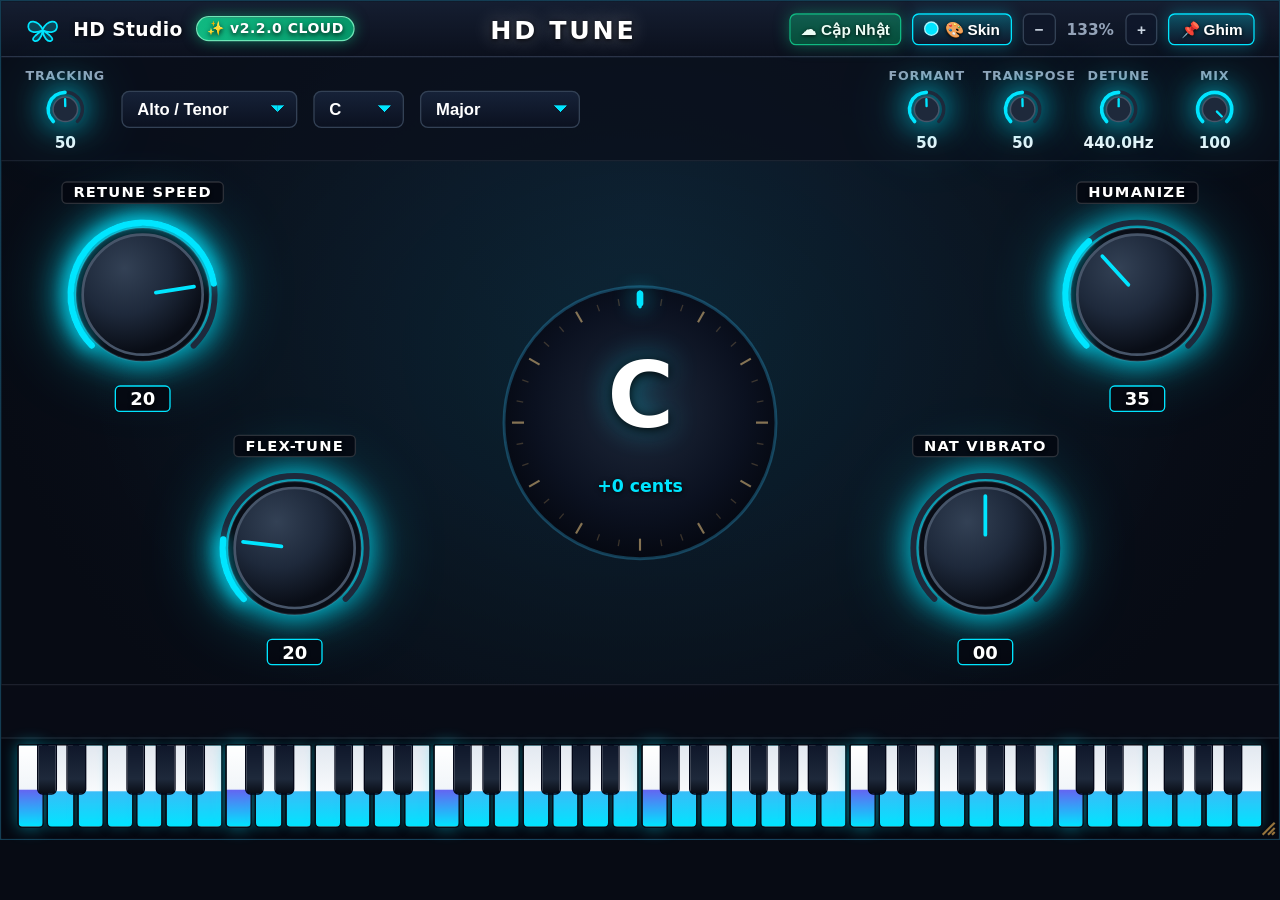
<file: hdautotune_index.html>
<!DOCTYPE html>
<html lang="en">
<head>
<meta charset="UTF-8" />
<meta name="viewport" content="width=device-width,initial-scale=1.0" />
<title>HD TUNE</title>
<style>
  :root {
    color-scheme: dark;
    --bg-dark: #070b14;
    --bg-panel: #0e1626;
    --gold-bright: #00e5ff;
    --gold-mid: #38bdf8;
    --gold-dim: #6366f1;
    --amber-arc: #00e5ff;
    --text-main: #ffffff;
    --text-sub: #cbd5e1;
    --border-warm: rgba(56, 189, 248, 0.28);
  }
  .skin-popover {
    position: absolute;
    top: 40px;
    right: 18px;
    width: 320px;
    background: rgba(11, 15, 25, 0.97);
    border: 1.5px solid var(--gold-bright);
    border-radius: 10px;
    padding: 10px;
    z-index: 100;
    box-shadow: 0 18px 45px rgba(0,0,0,0.92), 0 0 22px rgba(0, 229, 255, 0.35);
    display: none;
  }
  .skin-popover.open {
    display: block;
  }
  .skin-grid {
    display: grid;
    grid-template-columns: 1fr 1fr;
    gap: 5px;
    max-height: 210px;
    overflow-y: auto;
    padding-right: 2px;
  }
  .skin-item-btn {
    display: flex;
    align-items: center;
    gap: 6px;
    padding: 5px 7px;
    border-radius: 6px;
    border: 1px solid rgba(148, 163, 184, 0.22);
    background: rgba(20, 29, 47, 0.85);
    color: #f8fafc;
    font-size: 11px;
    font-weight: 700;
    cursor: pointer;
    text-align: left;
    white-space: nowrap;
    overflow: hidden;
    text-overflow: ellipsis;
  }
  .skin-item-btn:hover, .skin-item-btn.active {
    border-color: var(--gold-bright);
    background: rgba(255, 255, 255, 0.12);
  }
  .skin-dot {
    width: 11px;
    height: 11px;
    border-radius: 50%;
    flex-shrink: 0;
    border: 1px solid rgba(255,255,255,0.65);
  }
  * {
    box-sizing: border-box;
    user-select: none;
    -webkit-user-select: none;
    margin: 0;
    padding: 0;
  }
  html, body {
    width: 100%;
    height: 100%;
    overflow: hidden;
    background: var(--bg-dark);
    font-family: "Segoe UI", "Inter", system-ui, sans-serif;
    color: var(--text-main);
  }
  #viewport {
    position: relative;
    width: 960px;
    height: 630px;
    transform-origin: top left;
    background:
      radial-gradient(ellipse at 50% 42%, rgba(0, 229, 255, 0.08) 0%, transparent 62%),
      radial-gradient(ellipse at 50% 25%, var(--bg-panel) 0%, var(--bg-dark) 75%);
    display: flex;
    flex-direction: column;
    justify-content: space-between;
    border: 1px solid var(--border-warm);
  }

  /* Header Bar */
  .header-bar {
    position: relative;
    height: 42px;
    padding: 0 18px;
    display: flex;
    align-items: center;
    justify-content: space-between;
    background: linear-gradient(180deg, #151e31 0%, #0b101d 100%);
    border-bottom: 1px solid rgba(148, 163, 184, 0.16);
  }
  .brand-left {
    display: flex;
    align-items: center;
    gap: 10px;
    font-size: 14px;
    font-weight: 700;
    color: #ffffff !important;
    text-shadow: 0 1px 4px rgba(0, 0, 0, 0.85);
    letter-spacing: 0.3px;
    z-index: 2;
  }
  .brand-left span {
    color: #ffffff !important;
  }
  .plugin-title {
    position: absolute;
    left: 50%;
    top: 50%;
    transform: translate(-50%, -50%);
    text-align: center;
    font-size: 19px;
    font-weight: 900;
    letter-spacing: 2px;
    color: #ffffff !important;
    text-shadow: 0 1px 4px rgba(0, 0, 0, 0.9), 0 0 14px rgba(255, 255, 255, 0.35);
    pointer-events: none;
    white-space: nowrap;
  }
  .plugin-title span {
    color: #ffffff !important;
  }
  .header-right {
    display: flex;
    align-items: center;
    gap: 8px;
    font-size: 13px;
    font-weight: 600;
    color: #94a3b8;
    z-index: 2;
  }
  .hdr-tool-btn {
    height: 24px;
    padding: 0 8px;
    border-radius: 5px;
    border: 1px solid #334155;
    background: rgba(15, 23, 42, 0.88);
    color: #cbd5e1;
    font-size: 11.5px;
    font-weight: 700;
    cursor: pointer;
    display: inline-flex;
    align-items: center;
    gap: 4px;
    transition: all 0.12s ease;
  }
  .hdr-tool-btn:hover {
    border-color: var(--gold-bright);
    color: #ffffff;
    box-shadow: 0 0 10px rgba(0, 229, 255, 0.28);
  }
  .hdr-tool-btn.active {
    background: linear-gradient(180deg, rgba(0, 229, 255, 0.28) 0%, #0f172a 100%);
    border: 1.5px solid var(--gold-bright);
    color: #ffffff;
    text-shadow: 0 1px 3px rgba(0, 0, 0, 0.85);
    box-shadow: 0 0 12px rgba(0, 229, 255, 0.32);
  }
  .resize-corner-grip {
    position: absolute;
    right: 2px;
    bottom: 2px;
    width: 18px;
    height: 18px;
    cursor: nwse-resize;
    z-index: 50;
    display: flex;
    align-items: flex-end;
    justify-content: flex-end;
    opacity: 0.7;
  }
  .resize-corner-grip:hover {
    opacity: 1;
  }

  /* Top Control Strip */
  .top-strip {
    height: 78px;
    padding: 6px 18px;
    display: flex;
    align-items: center;
    justify-content: space-between;
    flex-wrap: nowrap;
    background: rgba(10, 15, 27, 0.76);
    border-bottom: 1px solid rgba(148, 163, 184, 0.12);
  }
  .top-left-group {
    display: flex;
    align-items: center;
    flex-wrap: nowrap;
    gap: 12px;
  }
  .top-right-group {
    display: flex;
    align-items: center;
    flex-wrap: nowrap;
    gap: 12px;
  }
  .mini-knob-col {
    display: flex;
    flex-direction: column;
    align-items: center;
    justify-content: center;
    width: 60px;
    gap: 2px;
  }
  .mini-label {
    width: 100%;
    height: 15px;
    line-height: 15px;
    text-align: center;
    font-size: 9.5px;
    font-weight: 700;
    letter-spacing: 0.6px;
    color: #94a3b8;
    text-transform: uppercase;
    white-space: nowrap;
  }
  .mini-val {
    width: 100%;
    height: 15px;
    line-height: 15px;
    text-align: center;
    font-size: 11.5px;
    font-weight: 700;
    color: #f1f5f9;
    white-space: nowrap;
  }
  .select-box {
    color-scheme: dark;
    appearance: none;
    -webkit-appearance: none;
    background-color: #0e1626;
    background-image: linear-gradient(45deg, transparent 50%, var(--gold-bright) 50%),
                      linear-gradient(135deg, var(--gold-bright) 50%, transparent 50%),
                      linear-gradient(180deg, #162238 0%, #0b1120 100%);
    background-position: calc(100% - 14px) 50%, calc(100% - 9px) 50%, 0 0;
    background-size: 5px 5px, 5px 5px, 100% 100%;
    background-repeat: no-repeat;
    color: #ffffff;
    border: 1.5px solid #334155;
    border-radius: 6px;
    padding: 6px 26px 6px 11px;
    font-size: 12.5px;
    font-weight: 700;
    cursor: pointer;
    outline: none;
    position: relative;
  }
  .select-box option {
    background-color: #0e1626;
    color: #ffffff;
    font-weight: 600;
    padding: 6px 10px;
  }
  .select-box:hover, .select-box:focus {
    border-color: var(--gold-bright);
    color: #ffffff;
    box-shadow: 0 0 10px rgba(0, 229, 255, 0.25);
  }
  .chk-pill {
    display: inline-flex;
    align-items: center;
    gap: 7px;
    font-size: 12.5px;
    font-weight: 700;
    color: #cbd5e1;
    cursor: pointer;
    padding: 5px 9px;
    border-radius: 6px;
    border: 1px solid transparent;
    transition: all 0.12s ease;
  }
  .chk-pill.active {
    background: linear-gradient(180deg, rgba(0, 229, 255, 0.22) 0%, rgba(15, 23, 42, 0.92) 100%);
    border-color: rgba(0, 229, 255, 0.55);
    color: #ffffff;
  }
  .chk-box {
    width: 16px;
    height: 16px;
    border-radius: 4px;
    border: 1.5px solid #475569;
    background: #0b1120;
    display: inline-flex;
    align-items: center;
    justify-content: center;
    transition: all 0.12s ease;
  }
  .chk-pill.active .chk-box {
    background: #0e1626;
    border-color: var(--gold-bright);
    box-shadow: 0 0 8px rgba(0, 229, 255, 0.35);
  }
  .chk-box svg {
    width: 11px;
    height: 11px;
    stroke: #ffffff;
    stroke-width: 2.6;
    fill: none;
    opacity: 0;
  }
  .chk-pill.active .chk-box svg {
    opacity: 1;
  }

  /* Center Main Stage */
  .knob-svg {
    filter: drop-shadow(0 0 12px var(--gold-bright)) drop-shadow(0 0 24px rgba(0, 229, 255, 0.32));
  }
  .main-stage {
    flex: 1;
    position: relative;
    display: grid;
    grid-template-columns: 270px 1fr 270px;
    align-items: center;
    padding: 6px 26px;
  }
  .side-column {
    height: 100%;
    display: flex;
    flex-direction: column;
     justify-content: space-around;
  }
  .side-column.left .knob-block:nth-child(1) {
    align-self: flex-start;
    margin-left: 16px;
  }
  .side-column.left .knob-block:nth-child(2) {
    align-self: flex-end;
    margin-right: 12px;
  }
  .side-column.right .knob-block:nth-child(1) {
    align-self: flex-end;
    margin-right: 16px;
  }
  .side-column.right .knob-block:nth-child(2) {
    align-self: flex-start;
    margin-left: 12px;
  }
  .knob-block {
    position: relative;
    z-index: 20;
    display: flex;
    flex-direction: column;
    align-items: center;
    gap: 4px;
  }
  .knob-title {
    position: relative;
    z-index: 30;
    display: inline-block;
    padding: 1px 8px;
    border-radius: 4px;
    background: rgba(5, 8, 17, 0.90);
    border: 1px solid rgba(255, 255, 255, 0.16);
    font-size: 11px;
    font-weight: 800;
    letter-spacing: 0.9px;
    color: #ffffff;
    text-shadow: 0 1px 3px #000000;
    text-transform: uppercase;
  }
  .knob-readout {
    position: relative;
    z-index: 30;
    display: inline-block;
    min-width: 42px;
    padding: 1px 8px;
    border-radius: 4px;
    background: rgba(5, 8, 17, 0.92);
    border: 1px solid var(--gold-bright);
    text-align: center;
    font-size: 13.5px;
    font-weight: 900;
    color: #ffffff;
    text-shadow: 0 1px 3px #000000;
  }
  .knob-svg {
    cursor: ns-resize;
    overflow: visible;
  }

  /* Center Pitch Gauge + Butterfly Key Badge */
  .center-gauge-col {
    display: flex;
    flex-direction: column;
    align-items: center;
    justify-content: center;
    position: relative;
  }
  .pitch-wheel-wrap {
    position: relative;
    width: 224px;
    height: 224px;
    display: flex;
    align-items: center;
    justify-content: center;
  }
  .pitch-note-readout {
    position: absolute;
    inset: 0;
    z-index: 30;
    display: flex;
    flex-direction: column;
    align-items: center;
    justify-content: center;
    pointer-events: none;
  }
  .pitch-note-name {
    font-size: 68px;
    font-weight: 900;
    color: #ffffff;
    line-height: 1;
    letter-spacing: -1px;
    text-shadow: 0 2px 8px rgba(0, 0, 0, 0.95), 0 0 22px rgba(0, 229, 255, 0.45);
  }
  .pitch-cents-text {
    margin-top: 26px;
    font-size: 13px;
    font-weight: 700;
    color: var(--gold-bright);
    text-shadow: 0 1px 4px rgba(0, 0, 0, 0.95);
  }
  .butterfly-badge {
    margin-top: -8px;
    position: relative;
    width: 174px;
    height: 92px;
    display: flex;
    align-items: center;
    justify-content: center;
  }
  .butterfly-key-letter {
    position: absolute;
    font-size: 36px;
    font-weight: 900;
    color: #ffffff;
    text-shadow: 0 0 14px rgba(0, 229, 255, 0.85);
    pointer-events: none;
    transform: translateY(4px);
  }

  /* Bottom Toolbar Bar */
  .bottom-bar {
    height: 40px;
    padding: 0 20px;
    display: flex;
    align-items: center;
    justify-content: space-between;
    background: rgba(8, 12, 22, 0.88);
    border-top: 1px solid rgba(148, 163, 184, 0.14);
  }
  .bottom-left {
    display: flex;
    align-items: center;
    gap: 18px;
  }
  .preset-nav {
    display: flex;
    align-items: center;
    gap: 28px;
    font-size: 13.5px;
    font-weight: 700;
    color: #f8fafc;
  }
  .nav-arrow {
    cursor: pointer;
    color: var(--gold-bright);
    font-size: 16px;
    padding: 2px 8px;
    border-radius: 4px;
  }
  .nav-arrow:hover {
    color: #ffffff;
    background: rgba(0, 229, 255, 0.15);
  }
  .bottom-right {
    display: flex;
    align-items: center;
    gap: 14px;
  }
  .throat-slider-wrap {
    display: flex;
    align-items: center;
    gap: 8px;
    font-size: 12px;
    font-weight: 600;
    color: #cbd5e1;
  }
  input[type=range].warm-slider {
    -webkit-appearance: none;
    appearance: none;
    width: 68px;
    height: 5px;
    border-radius: 99px;
    background: linear-gradient(90deg, var(--gold-bright) 0%, #1e293b 100%);
    outline: none;
    cursor: pointer;
  }
  input[type=range].warm-slider::-webkit-slider-thumb {
    -webkit-appearance: none;
    width: 12px;
    height: 12px;
    border-radius: 50%;
    background: var(--gold-bright);
    border: 2px solid #ffffff;
    box-shadow: 0 0 8px var(--gold-bright);
  }

  /* 6-Octave Piano Keyboard */
  .piano-strip {
    height: 76px;
    padding: 4px 12px 8px 12px;
    background: #050811;
    border-top: 1px solid rgba(148, 163, 184, 0.16);
    position: relative;
  }
  .piano-keys {
    position: relative;
    width: 100%;
    height: 100%;
    display: flex;
    gap: 2px;
  }
  .white-key {
    flex: 1;
    height: 100%;
    border-radius: 2px 2px 4px 4px;
    background: linear-gradient(180deg, #334155 0%, #475569 62%, #1e293b 100%);
    border: 1px solid #090d16;
    position: relative;
    cursor: pointer;
    overflow: hidden;
    transition: background 0.1s;
  }
  .white-key.in-scale {
    background: linear-gradient(180deg, #e2e8f0 0%, #f8fafc 56%, var(--gold-mid) 57%, var(--gold-bright) 100%);
    box-shadow: 0 0 8px rgba(0, 229, 255, 0.22);
  }
  .white-key.root-key {
    background: linear-gradient(180deg, #ffffff 0%, #f1f5f9 54%, var(--gold-dim) 55%, var(--gold-bright) 100%);
    box-shadow: 0 0 12px rgba(0, 229, 255, 0.45);
  }
  .white-key.active-sung {
    box-shadow: inset 0 0 0 2px #fff, 0 0 14px var(--gold-bright);
  }
  .black-key {
    position: absolute;
    top: 0;
    width: 1.55%;
    height: 60%;
    border-radius: 0 0 4px 4px;
    background: linear-gradient(180deg, #0f172a 0%, #1e293b 70%, #090d16 100%);
    border: 1px solid #020617;
    z-index: 3;
    cursor: pointer;
    transform: translateX(-50%);
  }
  .black-key.in-scale {
    background: linear-gradient(180deg, #1e293b 0%, #0f172a 62%, var(--gold-bright) 63%, var(--gold-dim) 100%);
    box-shadow: 0 0 8px rgba(0, 229, 255, 0.35);
  }
  .black-key.root-key {
    background: linear-gradient(180deg, #1e293b 0%, #0f172a 60%, #ffffff 61%, var(--gold-bright) 100%);
  }

  /* ===================================================================== */
  /* FULL GAME COSTUME ("TRANG PHỤC") SKIN TRANSFORMATION SYSTEM           */
  /* ===================================================================== */
  .stage-armor-overlay {
    position: absolute;
    inset: 0;
    width: 100%;
    height: 100%;
    pointer-events: none;
    z-index: 3;
    overflow: hidden;
  }
  .costume-crest-overlay {
    position: absolute;
    left: 50%;
    top: 50%;
    width: 340px;
    height: 310px;
    transform: translate(-50%, -50%);
    pointer-events: none;
    z-index: 15;
    display: flex;
    align-items: center;
    justify-content: center;
  }

  /* 1. HELLO KITTY KAWAII PASTEL PINK STUDIO OUTFIT */
  #viewport[data-skin="hellokitty"] {
    background:
      radial-gradient(circle at 20% 25%, rgba(255,255,255,0.55) 2px, transparent 3px) 0 0 / 28px 28px,
      radial-gradient(circle at 75% 70%, rgba(255,105,180,0.22) 2.5px, transparent 3.5px) 0 0 / 28px 28px,
      linear-gradient(180deg, #ffeef5 0%, #ffc6de 55%, #ffa6ca 100%) !important;
    border: 3px solid #ff69b4 !important;
  }
  #viewport[data-skin="hellokitty"] .header-bar,
  #viewport[data-skin="hellokitty"] .bottom-bar {
    background: linear-gradient(180deg, #ff7eb9 0%, #ff529a 100%) !important;
    border-color: #ffffff !important;
  }
  #viewport[data-skin="hellokitty"] .top-strip {
    background: rgba(255, 240, 246, 0.88) !important;
    border-bottom: 2px solid #ffb3d1 !important;
  }
  #viewport[data-skin="hellokitty"] .knob-title,
  #viewport[data-skin="hellokitty"] .knob-readout,
  #viewport[data-skin="hellokitty"] .mini-label,
  #viewport[data-skin="hellokitty"] .mini-val {
    background: #ffffff !important;
    color: #d61f69 !important;
    border: 1.5px solid #ff69b4 !important;
    text-shadow: none !important;
    border-radius: 999px !important;
  }
  #viewport[data-skin="hellokitty"] .select-box,
  #viewport[data-skin="hellokitty"] .hdr-tool-btn {
    background: #ffffff !important;
    color: #d61f69 !important;
    border: 1.5px solid #ff69b4 !important;
    border-radius: 999px !important;
    text-shadow: none !important;
  }
  #viewport[data-skin="hellokitty"] .hdr-tool-btn.active {
    background: linear-gradient(180deg, #ff69b4 0%, #ff1493 100%) !important;
    color: #ffffff !important;
    border-color: #ffffff !important;
  }
  #viewport[data-skin="hellokitty"] .piano-strip {
    background: #ffd1e6 !important;
    border-top: 2px solid #ff69b4 !important;
  }
  #viewport[data-skin="hellokitty"] .white-key {
    background: linear-gradient(180deg, #ffffff 0%, #fff0f6 70%, #ffc2dc 100%) !important;
  }
  #viewport[data-skin="hellokitty"] .white-key.in-scale {
    background: linear-gradient(180deg, #ffffff 0%, #ff9ec7 58%, #ff529a 100%) !important;
  }
  #viewport[data-skin="hellokitty"] .black-key {
    background: linear-gradient(180deg, #ff69b4 0%, #d61f69 100%) !important;
    border-color: #ffffff !important;
  }

  /* 2. NAKROTH THỨ NGUYÊN VỆ THẦN (ANIME MECHA CYBER HUD) */
  #viewport[data-skin="nakroth"] {
    background:
      linear-gradient(90deg, rgba(0, 240, 255, 0.07) 1px, transparent 1px) 0 0 / 24px 24px,
      linear-gradient(0deg, rgba(0, 240, 255, 0.07) 1px, transparent 1px) 0 0 / 24px 24px,
      radial-gradient(ellipse at 50% 30%, #0d2247 0%, #050b18 75%) !important;
    border: 2px solid #00f0ff !important;
  }
  #viewport[data-skin="nakroth"] .knob-title,
  #viewport[data-skin="nakroth"] .knob-readout {
    background: linear-gradient(135deg, #06152d 0%, #0f2942 100%) !important;
    border: 1px solid #fde047 !important;
    color: #00f0ff !important;
    clip-path: polygon(6px 0, 100% 0, calc(100% - 6px) 100%, 0 100%);
  }

  /* 3. TULEN THẦN SỨ ST-L79 */
  #viewport[data-skin="tulen"] {
    background:
      repeating-linear-gradient(45deg, rgba(251, 191, 36, 0.05) 0px, rgba(251, 191, 36, 0.05) 2px, transparent 2px, transparent 18px),
      radial-gradient(ellipse at 50% 25%, #3b280a 0%, #171005 68%, #090602 100%) !important;
    border: 2px solid #fbbf24 !important;
  }

  /* 4. LAURIEL THỨ NGUYÊN THÁNH NỮ */
  #viewport[data-skin="lauriel"] {
    background:
      radial-gradient(circle at 50% 10%, rgba(253, 224, 71, 0.16) 0%, transparent 48%),
      radial-gradient(ellipse at 50% 45%, #33104f 0%, #160726 70%, #0a0312 100%) !important;
    border: 2px solid #f0abfc !important;
  }

  /* 5. NGỘ KHÔNG TỀ THIÊN VÕ THÁNH */
  #viewport[data-skin="wukong"] {
    background:
      radial-gradient(circle at 50% 85%, rgba(239, 68, 68, 0.24) 0%, transparent 55%),
      radial-gradient(ellipse at 50% 25%, #3d1405 0%, #1c0802 70%, #0d0301 100%) !important;
    border: 2px solid #fbbf24 !important;
  }

  /* 6. VIOLET HUYẾT MA THẦN */
  #viewport[data-skin="violet_lq"] {
    background:
      repeating-linear-gradient(-45deg, rgba(255, 42, 95, 0.06) 0px, rgba(255, 42, 95, 0.06) 2px, transparent 2px, transparent 20px),
      radial-gradient(ellipse at 50% 35%, #3b0714 0%, #170308 70%, #0a0103 100%) !important;
    border: 2px solid #ff2a5f !important;
  }

  /* 7. MURAD SIÊU VIỆT VŨ TRỤ */
  #viewport[data-skin="murad"] {
    background:
      radial-gradient(circle at 18% 30%, rgba(255,255,255,0.6) 1px, transparent 2px) 0 0 / 50px 50px,
      radial-gradient(circle at 82% 65%, rgba(56,189,248,0.6) 1.5px, transparent 2.5px) 0 0 / 60px 60px,
      radial-gradient(ellipse at 50% 40%, #1c1954 0%, #0b0926 70%, #040312 100%) !important;
    border: 2px solid #818cf8 !important;
  }

  /* 8. TEL'ANNAS LƯỠNG NGHI LONG HẬU */
  #viewport[data-skin="telannas"] {
    background:
      radial-gradient(circle at 50% 20%, rgba(253, 224, 71, 0.12) 0%, transparent 50%),
      radial-gradient(ellipse at 50% 40%, #09362e 0%, #041a16 72%, #020d0b 100%) !important;
    border: 2px solid #10b981 !important;
  }

  /* 9. LILIANA NGUYỆT MỊ LY */
  #viewport[data-skin="liliana"] {
    background:
      radial-gradient(circle at 50% 15%, rgba(244, 114, 182, 0.2) 0%, transparent 55%),
      radial-gradient(ellipse at 50% 45%, #380e3b 0%, #19051c 72%, #0b020d 100%) !important;
    border: 2px solid #f472b6 !important;
  }

  /* 10. FLORENTINO TINH HỆ KIẾM THÁNH */
  #viewport[data-skin="florentino"] {
    background:
      radial-gradient(circle at 50% 25%, rgba(251, 191, 36, 0.16) 0%, transparent 50%),
      radial-gradient(ellipse at 50% 45%, #27104a 0%, #110624 72%, #070212 100%) !important;
    border: 2px solid #fbbf24 !important;
  }

  /* 11. RAZ BĂNG QUYỀN QUÁN QUÂN */
  #viewport[data-skin="raz"] {
    background:
      linear-gradient(135deg, rgba(255,255,255,0.08) 0%, transparent 40%),
      radial-gradient(ellipse at 50% 35%, #0f3156 0%, #07192e 72%, #030b17 100%) !important;
    border: 2px solid #7dd3fc !important;
  }

  /* 12. THANH LONG CHÍ TÔN */
  #viewport[data-skin="cyan"] {
    background:
      radial-gradient(circle at 50% 25%, rgba(0, 229, 255, 0.16) 0%, transparent 55%),
      radial-gradient(ellipse at 50% 40%, #0a2936 0%, #05131c 72%, #02080d 100%) !important;
    border: 2px solid #00e5ff !important;
  }
</style>
</head>
<body>
<div id="viewport">
  <!-- HEADER -->
  <div class="header-bar">
    <div class="brand-left">
      <svg width="26" height="20" viewBox="0 0 36 28" fill="none">
        <path d="M18 14C13 4 2 3 3 12C4 18 12 18 18 15C12 19 5 24 9 26C13 28 17 22 18 16C19 22 23 28 27 26C31 24 24 19 18 15C24 18 32 18 33 12C34 3 23 4 18 14Z" stroke="var(--gold-bright)" stroke-width="1.8" fill="rgba(0,229,255,0.22)"/>
      </svg>
      <span>HD Studio</span>
      <span id="hdrVersionBadge" style="font-size:10.5px;font-weight:900;padding:2px 7px;border-radius:999px;background:linear-gradient(90deg,#10b981,#059669);color:#ffffff;border:1px solid #6ee7b7;box-shadow:0 0 10px rgba(16,185,129,0.55);letter-spacing:0.4px;">✨ v2.2.0 CLOUD</span>
    </div>
    <div class="plugin-title" style="left:44%;">HD <span>TUNE</span></div>
    <div class="header-right">
      <button class="hdr-tool-btn active" id="btnCloudUpdate" title="Kiểm tra & Cập nhật phần mềm trực tuyến từ Cloud Hồng Đăng Studio" style="border-color:#10b981;color:#ecfdf5;background:linear-gradient(180deg,rgba(16,185,129,0.42) 0%,#064e3b 100%);box-shadow:0 0 12px rgba(16,185,129,0.45);">
        <span>☁ Cập Nhật</span>
      </button>
      <button class="hdr-tool-btn active" id="btnSkinMenu" title="Chọn Skin Liên Quân, Hello Kitty & Đổi Màu Tùy Ý">
        <span class="skin-dot" id="activeSkinDot" style="background: var(--gold-bright);"></span>
        <span>🎨 Skin</span>
      </button>
      <button class="hdr-tool-btn" id="btnZoomOut" title="Thu nhỏ giao diện (-)">−</button>
      <span id="zoomPctLabel" style="font-size:11.5px; min-width:36px; text-align:center; cursor:pointer;" title="Nhấn để về 100%">100%</span>
      <button class="hdr-tool-btn" id="btnZoomIn" title="Phóng to giao diện (+)">+</button>
      <button class="hdr-tool-btn active" id="btnPinTop" title="Ghim cửa sổ luôn nổi (Không tắt khi mở ứng dụng khác)">📌 Ghim</button>
    </div>
    <div class="skin-popover" id="skinPopover"></div>
  </div>

  <!-- TOP CONTROL STRIP -->
  <div class="top-strip">
    <div class="top-left-group">
      <!-- TRACKING -->
      <div class="mini-knob-col">
        <div class="mini-label">TRACKING</div>
        <svg class="knob-svg mini-knob" data-param="tracking" data-min="1" data-max="100" data-step="1" width="32" height="32" viewBox="0 0 40 40"></svg>
        <div class="mini-val" id="val-tracking">50</div>
      </div>

      <!-- VOICE TYPE -->
      <select class="select-box" id="sel-inputType" style="min-width: 132px;">
        <option value="0">Alto / Tenor</option>
        <option value="1">Soprano</option>
        <option value="2">Low Male</option>
        <option value="3">Instrument</option>
        <option value="4">Bass</option>
      </select>

      <!-- KEY -->
      <select class="select-box" id="sel-key" style="min-width: 68px;">
        <option value="0">C</option>
        <option value="1">C#</option>
        <option value="2">D</option>
        <option value="3">D#</option>
        <option value="4">E</option>
        <option value="5">F</option>
        <option value="6">F#</option>
        <option value="7">G</option>
        <option value="8">G#</option>
        <option value="9">A</option>
        <option value="10">A#</option>
        <option value="11">B</option>
      </select>

      <!-- SCALE -->
      <select class="select-box" id="sel-scale" style="min-width: 120px;">
        <option value="0">Major</option>
        <option value="1">Minor</option>
        <option value="2">Dorian</option>
        <option value="3">Chromatic</option>
      </select>

      <!-- LiveKey Follow (Tích ngầm tự động, ẩn chữ theo yêu cầu) -->
      <div class="chk-pill active" id="chk-autoSync" style="display:none;" title="Chỉ nhận Tông từ HD KEY (Không bao giờ tự nhảy Tông khi nói vào Mic)">
        <span class="chk-box"><svg viewBox="0 0 12 12"><polyline points="2,6 5,9 10,3"/></svg></span>
        <span>LiveKey Follow</span>
      </div>

      <!-- Low Latency (Tích ngầm tự động, ẩn chữ theo yêu cầu) -->
      <div class="chk-pill active" id="chk-lowLatency" style="display:none;" title="Zero Latency (0.0 ms) - Không trễ tiếng khi hát Live">
        <span class="chk-box"><svg viewBox="0 0 12 12"><polyline points="2,6 5,9 10,3"/></svg></span>
        <span>Low Latency</span>
      </div>
    </div>

    <!-- TOP RIGHT MINI KNOBS (1..100) -->
    <div class="top-right-group">
      <div class="mini-knob-col">
        <div class="mini-label">FORMANT</div>
        <svg class="knob-svg mini-knob" data-param="formant" data-min="1" data-max="100" data-step="1" width="32" height="32" viewBox="0 0 40 40"></svg>
        <div class="mini-val" id="val-formant">50</div>
      </div>
      <div class="mini-knob-col">
        <div class="mini-label">TRANSPOSE</div>
        <svg class="knob-svg mini-knob" data-param="transpose" data-min="1" data-max="100" data-step="1" width="32" height="32" viewBox="0 0 40 40"></svg>
        <div class="mini-val" id="val-transpose">50</div>
      </div>
      <div class="mini-knob-col">
        <div class="mini-label">DETUNE</div>
        <svg class="knob-svg mini-knob" data-param="detune" data-min="415.0" data-max="465.0" data-step="0.1" width="32" height="32" viewBox="0 0 40 40"></svg>
        <div class="mini-val" id="val-detune">440.0Hz</div>
      </div>
      <div class="mini-knob-col">
        <div class="mini-label">MIX</div>
        <svg class="knob-svg mini-knob" data-param="mix" data-min="1" data-max="100" data-step="1" width="32" height="32" viewBox="0 0 40 40"></svg>
        <div class="mini-val" id="val-mix">100</div>
      </div>
    </div>
  </div>

  <!-- MAIN STAGE -->
  <div class="main-stage">
    <div class="stage-armor-overlay" id="atStageArmor"></div>
    <canvas id="atDragonCanvas" width="960" height="360" style="position:absolute; inset:0; width:100%; height:100%; pointer-events:none; z-index:4;"></canvas>
    <!-- LEFT 2 LARGE KNOBS (1..100) -->
    <div class="side-column left">
      <div class="knob-block">
        <div class="knob-title">RETUNE SPEED</div>
        <svg class="knob-svg big-knob" data-param="retuneSpeed" data-min="0" data-max="100" data-step="1" data-invert="1" width="128" height="128" viewBox="0 0 128 128"></svg>
        <div class="knob-readout" id="val-retuneSpeed">20</div>
      </div>
      <div class="knob-block">
        <div class="knob-title">FLEX-TUNE</div>
        <svg class="knob-svg big-knob" data-param="flexTune" data-min="1" data-max="100" data-step="1" width="128" height="128" viewBox="0 0 128 128"></svg>
        <div class="knob-readout" id="val-flexTune">20</div>
      </div>
    </div>

    <!-- CENTER PITCH WHEEL + CHARACTER COSTUME EMBLEM -->
    <div class="center-gauge-col">
      <div class="pitch-wheel-wrap">
        <div class="costume-crest-overlay" id="atCostumeCrest"></div>
        <svg width="224" height="224" viewBox="0 0 224 224" style="position:relative; z-index:10;">
          <defs>
            <radialGradient id="dialGrad" cx="50%" cy="45%" r="55%">
              <stop offset="0%" stop-color="#1e293b"/>
              <stop offset="70%" stop-color="#0b1120"/>
              <stop offset="100%" stop-color="#050811"/>
            </radialGradient>
          </defs>
          <circle cx="112" cy="112" r="102" fill="url(#dialGrad)" stroke="var(--border-warm)" stroke-width="2.2"/>
          <g id="dialTicks"></g>
          <!-- Top center reference tick -->
          <line x1="112" y1="14" x2="112" y2="25" stroke="var(--gold-bright)" stroke-width="2.6" stroke-linecap="round"/>
          <!-- Live Cents Indicator Pill on Perimeter -->
          <g id="centsOrbGroup" transform="rotate(0 112 112)">
            <rect x="109.5" y="13" width="5" height="12" rx="2.5" fill="var(--gold-bright)" filter="drop-shadow(0 0 8px var(--gold-bright))"/>
          </g>
        </svg>
        <div class="pitch-note-readout">
          <div class="pitch-note-name" id="centerNoteName">C</div>
          <div class="pitch-cents-text" id="centerCentsText">+0 cents</div>
        </div>
      </div>
    </div>

    <!-- RIGHT 2 LARGE KNOBS -->
    <div class="side-column right">
      <div class="knob-block">
        <div class="knob-title">HUMANIZE</div>
        <svg class="knob-svg big-knob" data-param="humanize" data-min="1" data-max="100" data-step="1" width="128" height="128" viewBox="0 0 128 128"></svg>
        <div class="knob-readout" id="val-humanize">35</div>
      </div>
      <div class="knob-block">
        <div class="knob-title">NAT VIBRATO</div>
        <svg class="knob-svg big-knob" data-param="natVibrato" data-min="-12.0" data-max="12.0" data-step="0.1" width="128" height="128" viewBox="0 0 128 128"></svg>
        <div class="knob-readout" id="val-natVibrato">00</div>
      </div>
    </div>
  </div>

  <!-- BOTTOM TOOLBAR (Đã ẩn chữ HOLD & Classic theo yêu cầu) -->
  <div class="bottom-bar">
    <div class="bottom-left" style="display:none;">
      <div class="chk-pill" id="chk-hold">
        <span class="chk-box"><svg viewBox="0 0 12 12"><polyline points="2,6 5,9 10,3"/></svg></span>
        <span>HOLD</span>
      </div>
      <div class="chk-pill" id="chk-classic" title="Chế độ Auto-Tune 5 Classic vs Auto-Tune Pro X Modern">
        <span class="chk-box"><svg viewBox="0 0 12 12"><polyline points="2,6 5,9 10,3"/></svg></span>
        <span>Classic</span>
      </div>
    </div>
  </div>

  <!-- 6-OCTAVE INTERACTIVE PIANO KEYBOARD -->
  <div class="piano-strip">
    <div class="piano-keys" id="pianoContainer"></div>
  </div>

  <!-- BOTTOM-RIGHT RESIZE GRIP -->
  <div class="resize-corner-grip" id="resizeGrip" title="Kéo để phóng to / thu nhỏ plugin">
    <svg width="14" height="14" viewBox="0 0 14 14">
      <line x1="4" y1="13" x2="13" y2="4" stroke="#d5a350" stroke-width="1.6"/>
      <line x1="8" y1="13" x2="13" y2="8" stroke="#d5a350" stroke-width="1.6"/>
      <line x1="11" y1="13" x2="13" y2="11" stroke="#d5a350" stroke-width="1.6"/>
    </svg>
  </div>
  <!-- CLOUD UPDATE MODAL POPUP -->
  <div id="cloudUpdateModal" style="display:none;position:absolute;inset:0;background:rgba(4,8,18,0.86);backdrop-filter:blur(6px);z-index:9999;align-items:center;justify-content:center;">
    <div style="width:490px;background:linear-gradient(180deg,#0f172a 0%,#090d16 100%);border:2px solid #10b981;border-radius:16px;padding:22px 24px;box-shadow:0 0 42px rgba(16,185,129,0.5);color:#f8fafc;text-align:center;">
      <div style="font-size:34px;margin-bottom:6px;">🚀</div>
      <div id="cloudModalTitle" style="font-size:17px;font-weight:900;color:#34d399;margin-bottom:10px;letter-spacing:0.4px;">ĐANG KIỂM TRA PHIÊN BẢN CẬP NHẬT...</div>
      <div id="cloudModalDetail" style="font-size:13px;line-height:1.6;color:#cbd5e1;margin-bottom:16px;background:rgba(15,23,42,0.9);border:1px solid #1e293b;border-radius:10px;padding:12px 14px;text-align:left;">
        Đang kiểm tra và đồng bộ phiên bản phần mềm mới nhất...
      </div>
      <div style="display:flex;gap:10px;justify-content:center;">
        <button id="btnApplyCloudReload" style="background:linear-gradient(180deg,#f59e0b 0%,#d97706 100%);border:1px solid #fde68a;color:#ffffff;font-weight:900;font-size:13px;padding:9px 18px;border-radius:8px;cursor:pointer;box-shadow:0 0 14px rgba(245,158,11,0.5);">⚡ ÁP DỤNG & LÀM MỚI GIAO DIỆN NGAY</button>
        <button id="btnCloseCloudModal" style="background:linear-gradient(180deg,#10b981 0%,#059669 100%);border:1px solid #6ee7b7;color:#ffffff;font-weight:800;font-size:13px;padding:9px 22px;border-radius:8px;cursor:pointer;box-shadow:0 0 14px rgba(16,185,129,0.4);">ĐÓNG</button>
      </div>
    </div>
  </div>
</div>

<script>
  const KEY_NAMES = ["C","C#","D","D#","E","F","F#","G","G#","A","A#","B"];
  const SCALE_INTERVALS = [
    [1,0,1,0,1,1,0,1,0,1,0,1], // 0: Major
    [1,0,1,1,0,1,0,1,1,0,1,0], // 1: Minor
    [1,0,1,1,0,1,0,1,0,1,1,0], // 2: Dorian
    [1,1,1,1,1,1,1,1,1,1,1,1]  // 3: Chromatic
  ];

  const state = {
    retuneSpeed: 20,
    flexTune: 20,
    humanize: 35,
    natVibrato: 0.0,
    tracking: 50,
    inputType: 0,
    key: 0,
    scale: 0,
    autoSync: true,
    lowLatency: true,
    formant: 50,
    transpose: 50,
    detune: 440.0,
    mix: 100,
    hold: false,
    classic: false,
    preset: 0,
    noteMask: 0,
    notePc: 0,
    cents: 0,
    active: false
  };

  function emitToHost(eventName, payload) {
    if (window.__JUCE__ && window.__JUCE__.backend) {
      window.__JUCE__.backend.emitEvent(eventName, payload || {});
    }
  }

  function setParam(id, value) {
    state[id] = value;
    emitToHost("setParam", { id, value: Number(value) });
    renderAll();
  }

  // Build radial ticks on center pitch dial
  (function buildDialTicks() {
    const g = document.getElementById("dialTicks");
    let html = "";
    for (let i = 0; i < 36; i++) {
      if (i === 0) continue;
      const angle = i * 10;
      const isMajor = (i % 3 === 0);
      const y1 = isMajor ? 16 : 18;
      const y2 = isMajor ? 25 : 23;
      const col = isMajor ? "rgba(235, 198, 132, 0.55)" : "rgba(210, 172, 108, 0.25)";
      html += `<line x1="112" y1="${y1}" x2="112" y2="${y2}" stroke="${col}" stroke-width="${isMajor ? 1.6 : 1}" transform="rotate(${angle} 112 112)"/>`;
    }
    g.innerHTML = html;
  })();

  // Build 6-Octave Piano Roll
  const whiteKeyEls = [];
  const blackKeyEls = [];
  (function buildPiano() {
    const container = document.getElementById("pianoContainer");
    const whitePcs = [0, 2, 4, 5, 7, 9, 11];
    const blackMap = [
      { afterWhite: 0, pc: 1 },
      { afterWhite: 1, pc: 3 },
      { afterWhite: 3, pc: 6 },
      { afterWhite: 4, pc: 8 },
      { afterWhite: 5, pc: 10 }
    ];
    const octaves = 6;
    const totalWhites = octaves * 7;

    for (let oct = 0; oct < octaves; oct++) {
      for (let w = 0; w < 7; w++) {
        const pc = whitePcs[w];
        const div = document.createElement("div");
        div.className = "white-key";
        div.dataset.pc = pc;
        div.addEventListener("click", () => toggleNoteMask(pc));
        container.appendChild(div);
        whiteKeyEls.push(div);
      }
    }

    for (let oct = 0; oct < octaves; oct++) {
      for (const bm of blackMap) {
        const whiteIdx = oct * 7 + bm.afterWhite + 1;
        const leftPct = (whiteIdx / totalWhites) * 100;
        const div = document.createElement("div");
        div.className = "black-key";
        div.style.left = `${leftPct}%`;
        div.dataset.pc = bm.pc;
        div.addEventListener("click", (e) => {
          e.stopPropagation();
          toggleNoteMask(bm.pc);
        });
        container.appendChild(div);
        blackKeyEls.push(div);
      }
    }
  })();

  function toggleNoteMask(pc) {
    const bit = (1 << pc);
    const nextMask = (state.noteMask ^ bit) & 0xFFF;
    setParam("noteMask", nextMask);
  }

  function polarToCartesian(cx, cy, r, angleDeg) {
    const rad = (angleDeg - 90) * Math.PI / 180.0;
    return { x: cx + r * Math.cos(rad), y: cy + r * Math.sin(rad) };
  }

  function describeArc(cx, cy, r, startAngle, endAngle) {
    if (Math.abs(endAngle - startAngle) < 0.1) return "";
    const start = polarToCartesian(cx, cy, r, endAngle);
    const end = polarToCartesian(cx, cy, r, startAngle);
    const largeArcFlag = endAngle - startAngle <= 180 ? "0" : "1";
    return ["M", start.x, start.y, "A", r, r, 0, largeArcFlag, 0, end.x, end.y].join(" ");
  }

  function renderKnobSvg(svg) {
    const param = svg.dataset.param;
    const min = parseFloat(svg.dataset.min);
    const max = parseFloat(svg.dataset.max);
    const isInverted = svg.dataset.invert === "1";
    const val = Number(state[param] ?? min);
    if (svg._lastVal === val) return;
    svg._lastVal = val;
    const rawNorm = Math.max(0, Math.min(1, (val - min) / (max - min)));
    // For Retune Speed (inverted): left (-135 deg) = 100 (Min/Off Tune), right (+135 deg) = 0 (Max Tune)
    const norm = isInverted ? (1.0 - rawNorm) : rawNorm;
    const isBipolarCenter = (param === "natVibrato");
    const isBig = svg.classList.contains("big-knob");

    const endDeg = -135 + norm * 270;

    if (isBig) {
      const cx = 64, cy = 64, rArc = 54, rBody = 45;
      const trackPath = describeArc(cx, cy, rArc, -135, 135);
      let valPath = "";
      if (isBipolarCenter) {
        if (Math.abs(endDeg) > 0.5) {
          valPath = endDeg > 0
            ? describeArc(cx, cy, rArc, 0, endDeg)
            : describeArc(cx, cy, rArc, endDeg, 0);
        }
      } else {
        valPath = norm > 0.003 ? describeArc(cx, cy, rArc, -135, endDeg) : "";
      }
      const ptr = polarToCartesian(cx, cy, rBody - 6, endDeg);
      const ctr = polarToCartesian(cx, cy, 10, endDeg);
      let capEmblem = "";
      const curSkin = (typeof activeSkinId !== "undefined") ? activeSkinId : "origin";
      if (curSkin === "hellokitty") {
        capEmblem = `<circle cx="${cx}" cy="${cy}" r="${rBody - 2}" fill="#fff0f6" stroke="#ff69b4" stroke-width="2.5"/>
          <path d="M64,72 C55,62 47,67 55,76 L64,84 L73,76 C81,67 73,62 64,72 Z" fill="#ff69b4"/>
          <g transform="translate(92,32) rotate(22)">
            <ellipse cx="-7" cy="0" rx="7" ry="5" fill="#ff1493" stroke="#fff" stroke-width="1.3"/>
            <ellipse cx="7" cy="0" rx="7" ry="5" fill="#ff1493" stroke="#fff" stroke-width="1.3"/>
            <circle r="3.5" fill="#ffb6c1" stroke="#fff" stroke-width="1"/>
          </g>`;
      } else if (curSkin === "nakroth") {
        capEmblem = `<polygon points="64,24 98,44 98,84 64,104 30,84 30,44" fill="rgba(6,21,45,0.9)" stroke="#fde047" stroke-width="2"/>`;
      } else if (curSkin === "tulen") {
        capEmblem = `<circle cx="${cx}" cy="${cy}" r="38" fill="none" stroke="#fbbf24" stroke-width="2.5" stroke-dasharray="8 5"/>
          <polygon points="64,32 90,78 38,78" fill="none" stroke="#fef08a" stroke-width="1.6"/>
          <polygon points="64,96 90,50 38,50" fill="none" stroke="#38bdf8" stroke-width="1.6"/>`;
      } else if (curSkin === "wukong" || curSkin === "lauriel" || curSkin === "florentino" || curSkin === "cyan") {
        capEmblem = `<circle cx="${cx}" cy="${cy}" r="40" fill="none" stroke="#fde047" stroke-width="2"/>
          <polygon points="64,28 72,56 100,64 72,72 64,100 56,72 28,64 56,56" fill="rgba(253,224,71,0.18)" stroke="var(--gold-bright)" stroke-width="1.5"/>`;
      } else if (curSkin !== "origin") {
        capEmblem = `<circle cx="${cx}" cy="${cy}" r="38" fill="none" stroke="var(--gold-bright)" stroke-width="1.8" stroke-dasharray="6 4"/>`;
      }
      svg.innerHTML = `
        <defs>
          <radialGradient id="goldCap_${param}" cx="35%" cy="28%" r="70%">
            <stop offset="0%" stop-color="#334155"/>
            <stop offset="55%" stop-color="#1e293b"/>
            <stop offset="100%" stop-color="#090d16"/>
          </radialGradient>
        </defs>
        <circle cx="${cx}" cy="${cy}" r="${rBody + 5}" fill="#090d16" stroke="rgba(148,163,184,0.18)" stroke-width="1.5"/>
        <path d="${trackPath}" fill="none" stroke="#1e293b" stroke-width="4.4" stroke-linecap="round"/>
        ${valPath ? `<path d="${valPath}" fill="none" stroke="var(--gold-bright)" stroke-width="4.8" stroke-linecap="round" filter="drop-shadow(0 0 6px var(--gold-bright))"/>` : ""}
        <circle cx="${cx}" cy="${cy}" r="${rBody}" fill="url(#goldCap_${param})" stroke="#475569" stroke-width="2"/>
        ${capEmblem}
        <line x1="${ctr.x}" y1="${ctr.y}" x2="${ptr.x}" y2="${ptr.y}" stroke="var(--gold-bright)" stroke-width="2.8" stroke-linecap="round"/>
      `;
    } else {
      const cx = 20, cy = 20, rArc = 16, rBody = 11.5;
      const trackPath = describeArc(cx, cy, rArc, -135, 135);
      const valPath = norm > 0.003 ? describeArc(cx, cy, rArc, -135, endDeg) : "";
      const ptr = polarToCartesian(cx, cy, rBody - 2, endDeg);
      const ctr = polarToCartesian(cx, cy, 3, endDeg);
      svg.innerHTML = `
        <path d="${trackPath}" fill="none" stroke="#1e293b" stroke-width="3.2" stroke-linecap="round"/>
        ${valPath ? `<path d="${valPath}" fill="none" stroke="var(--gold-bright)" stroke-width="3.5" stroke-linecap="round"/>` : ""}
        <circle cx="${cx}" cy="${cy}" r="${rBody}" fill="#1e293b" stroke="#475569" stroke-width="1.4"/>
        <line x1="${ctr.x}" y1="${ctr.y}" x2="${ptr.x}" y2="${ptr.y}" stroke="var(--gold-bright)" stroke-width="2.2" stroke-linecap="round"/>
      `;
    }
  }

  // Interactive Drag for All Knobs
  document.querySelectorAll(".knob-svg").forEach(svg => {
    let dragging = false;
    let startY = 0;
    let startVal = 0;
    const param = svg.dataset.param;
    const min = parseFloat(svg.dataset.min);
    const max = parseFloat(svg.dataset.max);
    const step = parseFloat(svg.dataset.step || "1");
    const isInverted = svg.dataset.invert === "1";
    const dirSign = isInverted ? -1 : 1;

    svg.addEventListener("pointerdown", e => {
      dragging = true;
      startY = e.clientY;
      startVal = Number(state[param] ?? min);
      svg.setPointerCapture(e.pointerId);
    });
    svg.addEventListener("pointermove", e => {
      if (!dragging) return;
      const dy = (startY - e.clientY) * dirSign;
      const delta = (dy / 160) * (max - min);
      let next = Math.max(min, Math.min(max, startVal + delta));
      next = Number((Math.round(next / step) * step).toFixed(2));
      setParam(param, next);
    });
    svg.addEventListener("pointerup", e => {
      dragging = false;
      try { svg.releasePointerCapture(e.pointerId); } catch (_) {}
    });
    svg.addEventListener("dblclick", () => {
      if (param === "natVibrato") setParam(param, 0.0);
      else if (param === "detune") setParam(param, 440.0);
      else if (param === "retuneSpeed") setParam(param, 20);
      else if (param === "flexTune") setParam(param, 20);
      else if (param === "humanize") setParam(param, 35);
      else if (param === "mix") setParam(param, 100);
      else setParam(param, 50);
    });
    svg.addEventListener("wheel", e => {
      e.preventDefault();
      const dir = (e.deltaY < 0 ? 1 : -1) * dirSign;
      const cur = Number(state[param] ?? min);
      let next = Math.max(min, Math.min(max, cur + dir * step));
      next = Number((Math.round(next / step) * step).toFixed(2));
      setParam(param, next);
    }, { passive: false });
  });

  // Wire Dropdowns & Checkboxes
  ["inputType", "key", "scale"].forEach(id => {
    const el = document.getElementById("sel-" + id);
    el.addEventListener("change", () => setParam(id, parseInt(el.value, 10)));
  });

  function wireToggle(id) {
    const el = document.getElementById("chk-" + id);
    el.addEventListener("click", () => {
      setParam(id, !state[id] ? 1 : 0);
    });
  }
  ["autoSync", "lowLatency", "hold", "classic"].forEach(wireToggle);

  const btnResetDefault = document.getElementById("btnResetDefault");
  if (btnResetDefault) {
    btnResetDefault.addEventListener("click", () => {
      state.retuneSpeed = 25;
      state.flexTune = 20;
      state.humanize = 35;
      state.natVibrato = 1;
      state.tracking = 50;
      state.formant = 50;
      state.transpose = 50;
      state.detune = 50;
      state.mix = 100;
      state.hold = false;
      state.classic = false;
      state.noteMask = 0;
      emitToHost("resetDefault", {});
      renderAll();
    });
  }

  function clamp0to100(v) {
    return Math.max(0, Math.min(100, Math.round(Number(v) ?? 0)));
  }

  function clamp1to100(v) {
    return Math.max(1, Math.min(100, Math.round(Number(v) || 1)));
  }

  function formatNatVibrato(v) {
    const num = Math.max(-12.0, Math.min(12.0, Math.round((Number(v) || 0) * 10) / 10));
    if (Math.abs(num) < 0.05) return "00";
    return (num > 0 ? "+" : "") + num.toFixed(1);
  }

  function formatDetuneHz(v) {
    const raw = Number(v);
    const hz = (raw >= 300) ? Math.max(415.0, Math.min(465.0, raw)) : 440.0;
    return hz.toFixed(1) + "Hz";
  }

  function renderAll() {
    document.querySelectorAll(".knob-svg").forEach(renderKnobSvg);

    document.getElementById("val-retuneSpeed").textContent = clamp0to100(state.retuneSpeed);
    document.getElementById("val-flexTune").textContent = clamp1to100(state.flexTune);
    document.getElementById("val-humanize").textContent = clamp1to100(state.humanize);
    document.getElementById("val-natVibrato").textContent = formatNatVibrato(state.natVibrato);
    document.getElementById("val-tracking").textContent = clamp1to100(state.tracking);
    document.getElementById("val-formant").textContent = clamp1to100(state.formant);
    document.getElementById("val-transpose").textContent = clamp1to100(state.transpose);
    document.getElementById("val-detune").textContent = formatDetuneHz(state.detune);
    document.getElementById("val-mix").textContent = clamp1to100(state.mix);

    document.getElementById("sel-inputType").value = String(state.inputType);
    document.getElementById("sel-key").value = String(state.key);
    document.getElementById("sel-scale").value = String(state.scale);

    document.getElementById("chk-autoSync").classList.toggle("active", !!state.autoSync);
    document.getElementById("chk-lowLatency").classList.toggle("active", !!state.lowLatency);
    document.getElementById("chk-hold").classList.toggle("active", !!state.hold);
    document.getElementById("chk-classic").classList.toggle("active", !!state.classic);

    const keyName = KEY_NAMES[state.key] || "C";

    // Center Pitch Note & Cents
    const dispNote = state.active ? (KEY_NAMES[state.notePc] || keyName) : keyName;
    document.getElementById("centerNoteName").textContent = dispNote;
    const c = Math.round(state.active ? state.cents : 0);
    document.getElementById("centerCentsText").textContent = `${c >= 0 ? "+" : ""}${c} cents`;

    const orbDeg = Math.max(-110, Math.min(110, (c / 50) * 100));
    document.getElementById("centsOrbGroup").setAttribute("transform", `rotate(${orbDeg} 112 112)`);

    // Update Piano Keyboard Highlighting
    const scaleArr = SCALE_INTERVALS[state.scale] || SCALE_INTERVALS[0];
    const updateKeyEl = (el) => {
      const pc = parseInt(el.dataset.pc, 10);
      const bypassed = (state.noteMask & (1 << pc)) !== 0;
      const rel = ((pc - state.key) % 12 + 12) % 12;
      const inScale = !bypassed && scaleArr[rel] === 1;
      const isRoot = !bypassed && (pc === state.key);
      el.classList.toggle("in-scale", inScale);
      el.classList.toggle("root-key", isRoot);
      el.classList.toggle("active-sung", state.active && state.notePc === pc);
    };
    whiteKeyEls.forEach(updateKeyEl);
    blackKeyEls.forEach(updateKeyEl);
  }

  // Responsive Scaling & Interactive Window Resize + Pin Always-On-Top on Windows Desktop
  let currentScalePct = 100;
  let isPinnedTop = true;

  function applyWindowScale(pct) {
    currentScalePct = Math.max(65, Math.min(165, Math.round(pct)));
    document.getElementById("zoomPctLabel").textContent = `${currentScalePct}%`;
    const newW = Math.round(960 * (currentScalePct / 100));
    const newH = Math.round(630 * (currentScalePct / 100));
    emitToHost("resizeWindow", { width: newW, height: newH });
  }

  document.getElementById("btnZoomOut").addEventListener("click", () => {
    applyWindowScale(currentScalePct - 10);
    emitToHost("stepZoom", { delta: -0.10 });
  });
  document.getElementById("btnZoomIn").addEventListener("click", () => {
    applyWindowScale(currentScalePct + 10);
    emitToHost("stepZoom", { delta: 0.10 });
  });
  document.getElementById("zoomPctLabel").addEventListener("click", () => applyWindowScale(100));

  const btnPinTop = document.getElementById("btnPinTop");
  btnPinTop.addEventListener("click", () => {
    isPinnedTop = !isPinnedTop;
    btnPinTop.classList.toggle("active", isPinnedTop);
    emitToHost("togglePin", { pinned: isPinnedTop });
  });

  // 1 Bản Mặc Định Gốc (Không hiệu ứng - 0% CPU) + 12 Skins (10 Liên Quân + Thanh Long + Hello Kitty) mỗi Skin 1 Linh Vật & Hiệu Ứng riêng biệt
  const SKIN_PRESETS = [
    { id: "origin",     name: "🎛️ Giao Diện Gốc (Không Hiệu Ứng)", creature: "none",             effect: "bars",         portal: "none",        accent: "#00e5ff", accent2: "#38bdf8", sub: "#6366f1", bg1: "#0e1626", bg2: "#070b14" },
    { id: "cyan",       name: "🐉 Thanh Long (Rồng & Mây)",        creature: "dragon",           effect: "clouds",       portal: "bagua",       accent: "#00e5ff", accent2: "#38bdf8", sub: "#6366f1", bg1: "#0e1626", bg2: "#070b14" },
    { id: "nakroth",    name: "⚔️ Nakroth (Bạch Hổ Cyber)",        creature: "cyber_tiger",      effect: "cyber_grid",   portal: "hex",         accent: "#00f0ff", accent2: "#fde047", sub: "#3b82f6", bg1: "#0c1938", bg2: "#060c1d" },
    { id: "tulen",      name: "⚡ Tulen (Đại Bàng Sấm Sét)",       creature: "thunderbird",      effect: "lightning",    portal: "gear",        accent: "#fbbf24", accent2: "#fef08a", sub: "#ea580c", bg1: "#261b08", bg2: "#130d04" },
    { id: "lauriel",    name: "🪽 Lauriel (Phượng Hoàng)",         creature: "phoenix",          effect: "aurora",       portal: "halo",        accent: "#e879f9", accent2: "#f0abfc", sub: "#9333ea", bg1: "#230d38", bg2: "#11061c" },
    { id: "wukong",     name: "🔥 Ngộ Không (Kim Hầu Lửa)",        creature: "monkey_king",      effect: "fire",         portal: "golden_hoop", accent: "#ff8c00", accent2: "#fde047", sub: "#ef4444", bg1: "#291206", bg2: "#140802" },
    { id: "violet_lq",  name: "🩸 Violet (Huyết Dơi Ác Quỷ)",      creature: "blood_bat",        effect: "blood_roses",  portal: "spikes",      accent: "#ff2a5f", accent2: "#fb7185", sub: "#991b1b", bg1: "#2a0912", bg2: "#150409" },
    { id: "murad",      name: "🌌 Murad (Cá Voi Vũ Trụ)",          creature: "cosmic_whale",     effect: "galaxy",       portal: "orbit",       accent: "#818cf8", accent2: "#38bdf8", sub: "#4f46e5", bg1: "#121336", bg2: "#08091c" },
    { id: "telannas",   name: "🏹 Tel'Annas (Bướm Thần Ngọc)",     creature: "spirit_butterfly", effect: "forest",       portal: "floral",      accent: "#10b981", accent2: "#34d399", sub: "#0d9488", bg1: "#092622", bg2: "#041311" },
    { id: "liliana",    name: "🦊 Liliana (Cửu Vĩ Hồ 9 Đuôi)",     creature: "nine_tails",       effect: "sakura",       portal: "moon",        accent: "#f472b6", accent2: "#c084fc", sub: "#db2777", bg1: "#280e2b", bg2: "#140616" },
    { id: "florentino", name: "✨ Florentino (Thiên Nga Kiếm)",    creature: "astral_swan",      effect: "starlight",    portal: "crown",       accent: "#c084fc", accent2: "#fbbf24", sub: "#7e22ce", bg1: "#1d0f36", bg2: "#0e071b" },
    { id: "raz",        name: "❄️ Raz (Sói Băng Bắc Cực)",         creature: "frost_wolf",       effect: "blizzard",     portal: "crystal",     accent: "#7dd3fc", accent2: "#f8fafc", sub: "#0284c7", bg1: "#0e2238", bg2: "#07111d" },
    { id: "hellokitty", name: "🎀 Hello Kitty (Mèo Nơ Hồng)",      creature: "hello_kitty",      effect: "candy_hearts", portal: "bow_hearts",  accent: "#ff69b4", accent2: "#ffb6c1", sub: "#fb7185", bg1: "#331024", bg2: "#1c0713" }
  ];
  let activeSkinId = "origin";
  let currentSkinConfig = SKIN_PRESETS[0];

  function applyCustomColors(accent, accent2, sub, bg1, bg2) {
    const root = document.documentElement;
    root.style.setProperty("--gold-bright", accent);
    root.style.setProperty("--gold-mid", accent2);
    root.style.setProperty("--gold-dim", sub);
    root.style.setProperty("--amber-arc", accent);
    if (bg1 && bg2) {
      root.style.setProperty("--bg-panel", bg1);
      root.style.setProperty("--bg-dark", bg2);
    }
    const dot = document.getElementById("activeSkinDot");
    if (dot) dot.style.background = accent;
    document.querySelectorAll(".knob-svg").forEach(svg => { svg._lastVal = undefined; renderKnobSvg(svg); });
  }

  function buildCenterCostumeSvg(skinId) {
    if (!skinId || skinId === "origin") return "";
    if (skinId === "hellokitty") {
      return `<svg width="340" height="310" viewBox="-170 -155 340 310" style="overflow:visible;">
        <path d="M-86,-68 L-108,-132 L-38,-98 Z" fill="#ffffff" stroke="#ff69b4" stroke-width="4" stroke-linejoin="round"/>
        <path d="M-82,-78 L-96,-118 L-48,-96 Z" fill="#ffb6c1"/>
        <path d="M86,-68 L108,-132 L38,-98 Z" fill="#ffffff" stroke="#ff69b4" stroke-width="4" stroke-linejoin="round"/>
        <path d="M82,-78 L96,-118 L48,-96 Z" fill="#ffb6c1"/>
        <g stroke="#d61f69" stroke-width="3.5" stroke-linecap="round">
          <line x1="-102" y1="-18" x2="-142" y2="-28"/><line x1="-105" y1="2" x2="-148" y2="2"/><line x1="-102" y1="22" x2="-142" y2="32"/>
          <line x1="102" y1="-18" x2="142" y2="-28"/><line x1="105" y1="2" x2="148" y2="2"/><line x1="102" y1="22" x2="142" y2="32"/>
        </g>
        <g transform="translate(68,-102) rotate(18)">
          <path d="M0,0 C-18,-28 -46,-22 -44,2 C-42,24 -16,26 0,4 Z" fill="#ff1493" stroke="#ffffff" stroke-width="3"/>
          <path d="M0,0 C18,-28 46,-22 44,2 C42,24 16,26 0,4 Z" fill="#ff1493" stroke="#ffffff" stroke-width="3"/>
          <circle cx="-22" cy="0" r="6" fill="#ff85b3"/><circle cx="22" cy="0" r="6" fill="#ff85b3"/>
          <ellipse cx="0" cy="2" rx="11" ry="13" fill="#ff69b4" stroke="#ffffff" stroke-width="3"/>
        </g>
        <path d="M-85,88 Q0,132 85,88" fill="none" stroke="#ff69b4" stroke-width="3" stroke-dasharray="6 6"/>
        <path d="M0,122 C-12,108 -24,116 -12,130 L0,142 L12,130 C24,116 12,108 0,122 Z" fill="#ff1493" stroke="#ffffff" stroke-width="2"/>
      </svg>`;
    }
    if (skinId === "nakroth") {
      return `<svg width="340" height="310" viewBox="-170 -155 340 310" style="overflow:visible;">
        <g fill="rgba(0,240,255,0.22)" stroke="#00f0ff" stroke-width="2.2">
          <polygon points="-102,-35 -166,-92 -142,-28 -106,-10"/>
          <polygon points="-106,0 -168,-18 -150,24 -104,22"/>
          <polygon points="-98,32 -152,58 -126,82 -90,52"/>
          <polygon points="102,-35 166,-92 142,-28 106,-10"/>
          <polygon points="106,0 168,-18 150,24 104,22"/>
          <polygon points="98,32 152,58 126,82 90,52"/>
        </g>
        <polygon points="0,-96 -58,-142 -24,-102 0,-112 24,-102 58,-142" fill="#fde047" stroke="#00f0ff" stroke-width="2"/>
        <polygon points="0,-88 -12,-118 0,-132 12,-118" fill="#00f0ff"/>
        <polygon points="-42,98 0,128 42,98 24,106 0,116 -24,106" fill="#fde047" stroke="#00f0ff" stroke-width="1.8"/>
      </svg>`;
    }
    if (skinId === "tulen") {
      let drums = "";
      for (let i = 0; i < 6; i++) {
        const a = (-150 + i * 60) * Math.PI / 180;
        const x = Math.cos(a) * 134, y = Math.sin(a) * 124;
        drums += `<g transform="translate(${x.toFixed(1)},${y.toFixed(1)})">
          <circle r="15" fill="#171005" stroke="#fbbf24" stroke-width="2.8"/>
          <polygon points="0,-10 8,5 -8,5" fill="none" stroke="#fef08a" stroke-width="1.8"/>
          <polygon points="0,10 8,-5 -8,-5" fill="none" stroke="#38bdf8" stroke-width="1.8"/>
          <circle r="4" fill="#ffffff"/>
        </g>`;
      }
      return `<svg width="340" height="310" viewBox="-170 -155 340 310" style="overflow:visible;">
        <circle r="130" fill="none" stroke="rgba(251,191,36,0.45)" stroke-width="2" stroke-dasharray="10 8"/>
        ${drums}
        <polygon points="0,-102 -32,-138 0,-124 32,-138" fill="#fbbf24" stroke="#ffffff" stroke-width="1.8"/>
      </svg>`;
    }
    if (skinId === "lauriel") {
      return `<svg width="340" height="310" viewBox="-170 -155 340 310" style="overflow:visible;">
        <ellipse cx="0" cy="-118" rx="48" ry="12" fill="none" stroke="#fde047" stroke-width="3.5"/>
        <polygon points="0,-138 -8,-118 0,-110 8,-118" fill="#fde047"/>
        <g fill="rgba(240,171,252,0.28)" stroke="#fde047" stroke-width="2">
          <path d="M-98,-32 C-148,-88 -168,-52 -136,-8 C-118,12 -102,4 -98,-12 Z"/>
          <path d="M-102,4 C-158,-22 -172,22 -132,42 C-114,50 -102,32 -102,16 Z"/>
          <path d="M-92,38 C-142,42 -148,82 -108,86 C-94,86 -88,62 -92,38 Z"/>
          <path d="M98,-32 C148,-88 168,-52 136,-8 C118,12 102,4 98,-12 Z"/>
          <path d="M102,4 C158,-22 172,22 132,42 C114,50 102,32 102,16 Z"/>
          <path d="M92,38 C142,42 148,82 108,86 C94,86 88,62 92,38 Z"/>
        </g>
      </svg>`;
    }
    if (skinId === "wukong") {
      return `<svg width="340" height="310" viewBox="-170 -155 340 310" style="overflow:visible;">
        <path d="M-12,-98 Q-65,-158 -135,-122 Q-85,-125 -24,-92" fill="none" stroke="#ef4444" stroke-width="4.5" stroke-linecap="round"/>
        <path d="M-12,-98 Q-65,-158 -135,-122" fill="none" stroke="#fde047" stroke-width="2" stroke-dasharray="6 4"/>
        <path d="M12,-98 Q65,-158 135,-122 Q85,-125 24,-92" fill="none" stroke="#ef4444" stroke-width="4.5" stroke-linecap="round"/>
        <path d="M12,-98 Q65,-158 135,-122" fill="none" stroke="#fde047" stroke-width="2" stroke-dasharray="6 4"/>
        <path d="M-56,-88 Q0,-116 56,-88" fill="none" stroke="#fde047" stroke-width="6" stroke-linecap="round"/>
        <circle cx="0" cy="-104" r="10" fill="#ef4444" stroke="#fde047" stroke-width="3"/>
        <g transform="translate(-132,0)">
          <rect x="-7" y="-85" width="14" height="170" rx="6" fill="#991b1b" stroke="#fde047" stroke-width="2"/>
          <rect x="-9" y="-88" width="18" height="26" rx="4" fill="#fde047"/>
          <rect x="-9" y="62" width="18" height="26" rx="4" fill="#fde047"/>
        </g>
        <g transform="translate(132,0)">
          <rect x="-7" y="-85" width="14" height="170" rx="6" fill="#991b1b" stroke="#fde047" stroke-width="2"/>
          <rect x="-9" y="-88" width="18" height="26" rx="4" fill="#fde047"/>
          <rect x="-9" y="62" width="18" height="26" rx="4" fill="#fde047"/>
        </g>
      </svg>`;
    }
    if (skinId === "violet_lq") {
      return `<svg width="340" height="310" viewBox="-170 -155 340 310" style="overflow:visible;">
        <path d="M-98,-20 L-165,-75 L-145,-15 L-168,25 L-125,35 L-135,75 L-92,45 Z" fill="rgba(153,27,27,0.55)" stroke="#ff2a5f" stroke-width="2.4"/>
        <path d="M98,-20 L165,-75 L145,-15 L168,25 L125,35 L135,75 L92,45 Z" fill="rgba(153,27,27,0.55)" stroke="#ff2a5f" stroke-width="2.4"/>
        <path d="M-45,-92 Q-68,-138 -25,-128 Q-32,-105 -20,-96 Z" fill="#ff2a5f" stroke="#fb7185" stroke-width="1.8"/>
        <path d="M45,-92 Q68,-138 25,-128 Q32,-105 20,-96 Z" fill="#ff2a5f" stroke="#fb7185" stroke-width="1.8"/>
        <circle cx="-28" cy="108" r="12" fill="#991b1b" stroke="#ff2a5f" stroke-width="2"/>
        <circle cx="28" cy="108" r="12" fill="#991b1b" stroke="#ff2a5f" stroke-width="2"/>
        <circle cx="0" cy="112" r="15" fill="#e11d48" stroke="#fecdd3" stroke-width="2"/>
      </svg>`;
    }
    if (skinId === "murad") {
      return `<svg width="340" height="310" viewBox="-170 -155 340 310" style="overflow:visible;">
        <circle r="118" fill="none" stroke="#818cf8" stroke-width="2" stroke-dasharray="18 6"/>
        <circle r="132" fill="none" stroke="#38bdf8" stroke-width="1.4" stroke-dasharray="4 8"/>
        <text x="0" y="-120" text-anchor="middle" fill="#38bdf8" font-size="13" font-weight="900">XII</text>
        <text x="126" y="5" text-anchor="middle" fill="#38bdf8" font-size="13" font-weight="900">III</text>
        <text x="0" y="132" text-anchor="middle" fill="#38bdf8" font-size="13" font-weight="900">VI</text>
        <text x="-126" y="5" text-anchor="middle" fill="#38bdf8" font-size="13" font-weight="900">IX</text>
        <polygon points="-142,-55 -158,0 -142,55 -128,0" fill="rgba(56,189,248,0.3)" stroke="#38bdf8" stroke-width="2"/>
        <polygon points="142,-55 158,0 142,55 128,0" fill="rgba(56,189,248,0.3)" stroke="#38bdf8" stroke-width="2"/>
      </svg>`;
    }
    if (skinId === "telannas") {
      return `<svg width="340" height="310" viewBox="-170 -155 340 310" style="overflow:visible;">
        <path d="M-138,-85 Q-168,0 -138,85" fill="none" stroke="#fde047" stroke-width="5" stroke-linecap="round"/>
        <path d="M138,-85 Q168,0 138,85" fill="none" stroke="#fde047" stroke-width="5" stroke-linecap="round"/>
        <ellipse cx="-148" cy="-42" rx="12" ry="5" transform="rotate(-35 -148 -42)" fill="#10b981" stroke="#fde047" stroke-width="1.5"/>
        <ellipse cx="-148" cy="42" rx="12" ry="5" transform="rotate(35 -148 42)" fill="#10b981" stroke="#fde047" stroke-width="1.5"/>
        <ellipse cx="148" cy="-42" rx="12" ry="5" transform="rotate(35 148 -42)" fill="#10b981" stroke="#fde047" stroke-width="1.5"/>
        <ellipse cx="148" cy="42" rx="12" ry="5" transform="rotate(-35 148 42)" fill="#10b981" stroke="#fde047" stroke-width="1.5"/>
        <polygon points="0,-142 -16,-110 -4,-116 0,-96 4,-116 16,-110" fill="#34d399" stroke="#fde047" stroke-width="2"/>
      </svg>`;
    }
    if (skinId === "liliana") {
      let tails = "";
      for (let i = -4; i <= 4; i++) {
        const ang = i * 18;
        tails += `<g transform="rotate(${ang})">
          <path d="M0,-92 C-18,-128 -14,-152 0,-162 C14,-152 18,-128 0,-92 Z" fill="rgba(244,114,182,0.32)" stroke="#f472b6" stroke-width="2"/>
          <circle cx="0" cy="-152" r="4" fill="#ffffff"/>
        </g>`;
      }
      return `<svg width="340" height="310" viewBox="-170 -155 340 310" style="overflow:visible;">
        ${tails}
        <path d="M-76,-76 L-102,-138 L-34,-98 Z" fill="#ffffff" stroke="#f472b6" stroke-width="3.5"/>
        <path d="M-72,-84 L-90,-124 L-44,-98 Z" fill="#f472b6"/>
        <path d="M76,-76 L102,-138 L34,-98 Z" fill="#ffffff" stroke="#f472b6" stroke-width="3.5"/>
        <path d="M72,-84 L90,-124 L44,-98 Z" fill="#f472b6"/>
        <circle cx="-48" cy="-96" r="8" fill="#fde047" stroke="#991b1b" stroke-width="2"/>
        <circle cx="48" cy="-96" r="8" fill="#fde047" stroke="#991b1b" stroke-width="2"/>
      </svg>`;
    }
    if (skinId === "florentino") {
      return `<svg width="340" height="310" viewBox="-170 -155 340 310" style="overflow:visible;">
        <line x1="-142" y1="118" x2="-74" y2="62" stroke="#fbbf24" stroke-width="3.5"/>
        <line x1="74" y1="-62" x2="142" y2="-118" stroke="#fbbf24" stroke-width="3.5"/>
        <line x1="142" y1="118" x2="74" y2="62" stroke="#fbbf24" stroke-width="3.5"/>
        <line x1="-74" y1="-62" x2="-142" y2="-118" stroke="#fbbf24" stroke-width="3.5"/>
        <polygon points="-42,-98 -52,-132 -22,-112 0,-142 22,-112 52,-132 42,-98" fill="#fbbf24" stroke="#ffffff" stroke-width="2"/>
        <circle cx="0" cy="-142" r="5" fill="#c084fc"/>
        <circle cx="0" cy="112" r="13" fill="#9333ea" stroke="#fbbf24" stroke-width="2.5"/>
      </svg>`;
    }
    if (skinId === "raz") {
      let spikes = "";
      for (let i = 0; i < 10; i++) {
        const ang = i * 36;
        spikes += `<g transform="rotate(${ang})">
          <polygon points="-14,-96 0,-138 14,-96" fill="rgba(125,211,252,0.42)" stroke="#ffffff" stroke-width="2"/>
        </g>`;
      }
      return `<svg width="340" height="310" viewBox="-170 -155 340 310" style="overflow:visible;">
        ${spikes}
        <polygon points="0,126 -36,102 0,92 36,102" fill="#38bdf8" stroke="#ffffff" stroke-width="2"/>
      </svg>`;
    }
    return `<svg width="340" height="310" viewBox="-170 -155 340 310" style="overflow:visible;">
      <path d="M-28,-96 Q-75,-145 -115,-118 Q-78,-112 -45,-88" fill="#00e5ff" stroke="#fde047" stroke-width="2.5"/>
      <path d="M28,-96 Q75,-145 115,-118 Q78,-112 45,-88" fill="#00e5ff" stroke="#fde047" stroke-width="2.5"/>
      <circle cx="0" cy="-116" r="12" fill="#00e5ff" stroke="#fde047" stroke-width="3"/>
      <circle cx="0" cy="-116" r="5" fill="#ffffff"/>
    </svg>`;
  }

  function buildStageArmorSvg(skinId) {
    if (!skinId || skinId === "origin") return "";
    if (skinId === "hellokitty") {
      return `<svg width="100%" height="100%" viewBox="0 0 960 360" preserveAspectRatio="none">
        <rect x="8" y="8" width="944" height="344" rx="16" fill="none" stroke="#ff69b4" stroke-width="2.5" stroke-dasharray="10 8"/>
        <circle cx="28" cy="28" r="10" fill="#ff69b4"/><circle cx="932" cy="28" r="10" fill="#ff69b4"/>
        <circle cx="28" cy="332" r="10" fill="#ff69b4"/><circle cx="932" cy="332" r="10" fill="#ff69b4"/>
      </svg>`;
    }
    return `<svg width="100%" height="100%" viewBox="0 0 960 360" preserveAspectRatio="none">
      <path d="M10,45 L10,10 L65,10" fill="none" stroke="var(--gold-bright)" stroke-width="3"/>
      <path d="M950,45 L950,10 L895,10" fill="none" stroke="var(--gold-bright)" stroke-width="3"/>
      <path d="M10,315 L10,350 L65,350" fill="none" stroke="var(--gold-bright)" stroke-width="3"/>
      <path d="M950,315 L950,350 L895,350" fill="none" stroke="var(--gold-bright)" stroke-width="3"/>
    </svg>`;
  }

  function setPluginSkin(skinId) {
    const p = SKIN_PRESETS.find(s => s.id === skinId) || SKIN_PRESETS[0];
    activeSkinId = p.id;
    currentSkinConfig = p;
    document.body.removeAttribute("data-theme");
    const vp = document.getElementById("viewport");
    if (vp) vp.setAttribute("data-skin", p.id);
    const crestEl = document.getElementById("atCostumeCrest");
    if (crestEl) crestEl.innerHTML = buildCenterCostumeSvg(p.id);
    const armorEl = document.getElementById("atStageArmor");
    if (armorEl) armorEl.innerHTML = buildStageArmorSvg(p.id);
    applyCustomColors(p.accent, p.accent2, p.sub, p.bg1, p.bg2);
    if (p.creature === "none") {
      const c = document.getElementById("atDragonCanvas");
      if (c) c.getContext("2d").clearRect(0, 0, c.width, c.height);
    }
    renderSkinPopover();
    try { localStorage.setItem("hd_studio_skin_v4", JSON.stringify({ type: "preset", id: p.id })); } catch (_) {}
  }

  window.__setSkinPreset = setPluginSkin;

  function renderSkinPopover() {
    const pop = document.getElementById("skinPopover");
    if (!pop) return;

    const originSkin = SKIN_PRESETS[0];
    const otherSkins = SKIN_PRESETS.slice(1);
    const itemsHtml = otherSkins.map(s => `
      <button class="skin-item-btn ${activeSkinId === s.id ? 'active' : ''}" onclick="window.__setSkinPreset('${s.id}')">
        <span class="skin-dot" style="background: linear-gradient(135deg, ${s.accent}, ${s.sub});"></span>
        <span>${s.name}</span>
      </button>
    `).join("");

    pop.innerHTML = `
      <div style="display:flex;align-items:center;justify-content:space-between;margin-bottom:6px;">
        <span style="font-size:11px;font-weight:800;color:#fff;">👗 CHỌN TRANG PHỤC (SKIN) CHO PLUGIN</span>
        <button onclick="document.getElementById('skinPopover').classList.remove('open')" style="background:none;border:none;color:#94a3b8;cursor:pointer;font-size:13px;font-weight:900;">✕</button>
      </div>
      <button class="skin-item-btn ${activeSkinId === 'origin' ? 'active' : ''}" style="width:100%;margin-bottom:5px;justify-content:center;padding:6px;" onclick="window.__setSkinPreset('origin')">
        <span class="skin-dot" style="background:#00e5ff;"></span>
        <span>${originSkin.name}</span>
      </button>
      <div class="skin-grid">${itemsHtml}</div>
    `;
  }

  const btnSkinMenu = document.getElementById("btnSkinMenu");
  const skinPopover = document.getElementById("skinPopover");
  if (btnSkinMenu && skinPopover) {
    skinPopover.addEventListener("click", e => e.stopPropagation());
    btnSkinMenu.addEventListener("click", e => {
      e.stopPropagation();
      const wasOpen = skinPopover.classList.contains("open");
      if (!wasOpen) {
        renderSkinPopover();
        skinPopover.classList.add("open");
      } else {
        skinPopover.classList.remove("open");
      }
    });
    window.addEventListener("click", () => skinPopover.classList.remove("open"));
    try {
      const saved = JSON.parse(localStorage.getItem("hd_studio_skin_v4") || "null");
      if (saved && saved.type === "preset") setPluginSkin(saved.id);
    } catch (_) {}
  }

  // Drag Window on Windows Desktop by dragging Header Bar
  const hdrBar = document.querySelector(".header-bar");
  if (hdrBar) {
    hdrBar.addEventListener("mousedown", e => {
      if (e.target.closest("button") || e.target.closest("select") || e.target.id === "zoomPctLabel") return;
      emitToHost("startWindowDrag", {});
    });
  }

  // Bottom-Right Corner Drag Resize
  (function initCornerResize() {
    const grip = document.getElementById("resizeGrip");
    let resizing = false;
    let startScreenX = 0;
    let startWidth = 960;

    grip.addEventListener("pointerdown", e => {
      resizing = true;
      startScreenX = e.screenX;
      startWidth = window.innerWidth || 960;
      grip.setPointerCapture(e.pointerId);
      e.stopPropagation();
    });
    grip.addEventListener("pointermove", e => {
      if (!resizing) return;
      const dx = e.screenX - startScreenX;
      const targetW = Math.max(600, Math.min(1600, startWidth + dx));
      currentScalePct = Math.round((targetW / 960) * 100);
      document.getElementById("zoomPctLabel").textContent = `${currentScalePct}%`;
      emitToHost("resizeWindow", { width: Math.round(targetW), height: Math.round(targetW * (630 / 960)) });
    });
    grip.addEventListener("pointerup", e => {
      resizing = false;
      try { grip.releasePointerCapture(e.pointerId); } catch (_) {}
    });
  })();

  function fitViewport() {
    const vp = document.getElementById("viewport");
    const sx = window.innerWidth / 960;
    const sy = window.innerHeight / 630;
    const scale = Math.min(sx, sy);
    vp.style.transform = `scale(${scale})`;
    currentScalePct = Math.round(scale * 100);
    const lbl = document.getElementById("zoomPctLabel");
    if (lbl) lbl.textContent = `${currentScalePct}%`;
  }
  window.addEventListener("resize", fitViewport);
  fitViewport();
  renderAll();

  // Ultra-Low-CPU Multi-Skin Creature & Portal Engine for HD TUNE (24 FPS Throttled, 0% CPU on Origin Skin)
  (function initAutoTuneFourDragons() {
    const canvas = document.getElementById("atDragonCanvas");
    if (!canvas) return;
    const ctx = canvas.getContext("2d");
    let phase = 0;
    let dragonProgress = 0;
    let lastTs = 0;

    function hexToRgba(hex, alpha) {
      let c = (hex || "#00e5ff").replace("#", "").trim();
      if (c.length === 3) c = c[0]+c[0]+c[1]+c[1]+c[2]+c[2];
      const num = parseInt(c, 16) || 0x00e5ff;
      return `rgba(${(num >> 16) & 255}, ${(num >> 8) & 255}, ${num & 255}, ${alpha})`;
    }

    function drawMiniHeart(x, y, size, color) {
      ctx.save();
      ctx.translate(x, y);
      ctx.fillStyle = color;
      ctx.beginPath();
      ctx.moveTo(0, size * 0.35);
      ctx.bezierCurveTo(-size, -size * 0.4, -size * 0.5, -size, 0, -size * 0.35);
      ctx.bezierCurveTo(size * 0.5, -size, size, -size * 0.4, 0, size * 0.35);
      ctx.fill();
      ctx.restore();
    }

    function drawSkinKnobPortal(cx, cy, baseR, p, accent, accent2, accentSub, intensity, portalType) {
      if (!portalType || portalType === "none") return;
      ctx.save();
      const pulse = 0.90 + 0.12 * Math.sin(p * 3.0);
      const outerR = baseR * 1.42 * pulse;

      const aura = ctx.createRadialGradient(cx, cy, baseR * 0.5, cx, cy, outerR);
      aura.addColorStop(0, hexToRgba("#ffffff", 0.22 * intensity));
      aura.addColorStop(0.5, hexToRgba(accent, 0.32 * intensity));
      aura.addColorStop(1, "rgba(0,0,0,0)");
      ctx.fillStyle = aura;
      ctx.beginPath();
      ctx.arc(cx, cy, outerR, 0, Math.PI * 2);
      ctx.fill();

      ctx.translate(cx, cy);
      ctx.strokeStyle = accent;
      ctx.fillStyle = accent2 || "#ffffff";
      ctx.globalAlpha = 0.80 * intensity;

      if (portalType === "hex") {
        ctx.rotate(p * 0.6);
        for (let l = 0; l < 2; l++) {
          const r = baseR * (1.02 + l * 0.14);
          ctx.beginPath();
          for (let i = 0; i < 6; i++) {
            const a = (i / 6) * Math.PI * 2 + l * 0.5;
            if (i === 0) ctx.moveTo(Math.cos(a) * r, Math.sin(a) * r);
            else ctx.lineTo(Math.cos(a) * r, Math.sin(a) * r);
          }
          ctx.closePath();
          ctx.lineWidth = l === 0 ? 2.0 : 1.2;
          ctx.stroke();
        }
      } else if (portalType === "gear") {
        ctx.rotate(p * 0.9);
        ctx.beginPath();
        const teeth = 16;
        for (let i = 0; i <= teeth * 2; i++) {
          const a = (i / (teeth * 2)) * Math.PI * 2;
          const r = (i % 2 === 0) ? baseR * 1.16 : baseR * 0.98;
          if (i === 0) ctx.moveTo(Math.cos(a) * r, Math.sin(a) * r);
          else ctx.lineTo(Math.cos(a) * r, Math.sin(a) * r);
        }
        ctx.lineWidth = 1.8;
        ctx.stroke();
      } else if (portalType === "halo") {
        ctx.rotate(-p * 0.5);
        for (let i = 0; i < 8; i++) {
          const a = (i / 8) * Math.PI * 2;
          ctx.save();
          ctx.rotate(a);
          ctx.beginPath();
          ctx.ellipse(baseR * 1.08, 0, 9, 3.2, 0.4, 0, Math.PI * 2);
          ctx.lineWidth = 1.6;
          ctx.stroke();
          ctx.restore();
        }
      } else if (portalType === "golden_hoop") {
        ctx.rotate(p * 0.7);
        ctx.lineWidth = 2.6;
        ctx.beginPath();
        ctx.arc(0, 0, baseR * 1.06, 0, Math.PI * 2);
        ctx.stroke();
        ctx.beginPath();
        ctx.arc(0, -baseR * 1.06, 7, 0, Math.PI * 2);
        ctx.stroke();
      } else if (portalType === "spikes") {
        ctx.rotate(p * 0.5);
        ctx.beginPath();
        for (let i = 0; i < 12; i++) {
          const a1 = (i / 12) * Math.PI * 2;
          const a2 = ((i + 0.5) / 12) * Math.PI * 2;
          ctx.lineTo(Math.cos(a1) * baseR * 0.96, Math.sin(a1) * baseR * 0.96);
          ctx.lineTo(Math.cos(a2) * baseR * 1.24, Math.sin(a2) * baseR * 1.24);
        }
        ctx.closePath();
        ctx.lineWidth = 1.7;
        ctx.stroke();
      } else if (portalType === "orbit") {
        for (const tilt of [-0.45, 0.45]) {
          ctx.save();
          ctx.rotate(tilt + p * 0.4);
          ctx.beginPath();
          ctx.ellipse(0, 0, baseR * 1.25, baseR * 0.52, 0, 0, Math.PI * 2);
          ctx.lineWidth = 1.5;
          ctx.stroke();
          const mx = Math.cos(p * 2) * baseR * 1.25;
          const my = Math.sin(p * 2) * baseR * 0.52;
          ctx.beginPath();
          ctx.arc(mx, my, 3.2, 0, Math.PI * 2);
          ctx.fill();
          ctx.restore();
        }
      } else if (portalType === "floral") {
        ctx.rotate(p * 0.4);
        for (let i = 0; i < 10; i++) {
          const a = (i / 10) * Math.PI * 2;
          ctx.save();
          ctx.rotate(a);
          ctx.beginPath();
          ctx.ellipse(baseR * 1.08, 0, 7, 3.5, 0.6, 0, Math.PI * 2);
          ctx.fill();
          ctx.restore();
        }
      } else if (portalType === "moon") {
        ctx.rotate(p * 0.5);
        ctx.lineWidth = 2.0;
        ctx.beginPath();
        ctx.arc(0, 0, baseR * 1.06, 0.2, Math.PI * 1.6);
        ctx.stroke();
        for (let i = 0; i < 3; i++) {
          const a = (i / 3) * Math.PI * 2;
          ctx.beginPath();
          ctx.arc(Math.cos(a) * baseR * 1.12, Math.sin(a) * baseR * 1.12, 3.8, 0, Math.PI * 2);
          ctx.fill();
        }
      } else if (portalType === "crown") {
        ctx.rotate(p * 0.45);
        for (let i = 0; i < 8; i++) {
          const a = (i / 8) * Math.PI * 2;
          ctx.beginPath();
          ctx.moveTo(Math.cos(a) * baseR * 0.95, Math.sin(a) * baseR * 0.95);
          ctx.lineTo(Math.cos(a) * baseR * 1.24, Math.sin(a) * baseR * 1.24);
          ctx.lineWidth = 2.0;
          ctx.stroke();
        }
      } else if (portalType === "crystal") {
        ctx.rotate(p * 0.5);
        for (let i = 0; i < 6; i++) {
          const a = (i / 6) * Math.PI * 2;
          ctx.beginPath();
          ctx.moveTo(Math.cos(a) * baseR * 0.9, Math.sin(a) * baseR * 0.9);
          ctx.lineTo(Math.cos(a) * baseR * 1.16, Math.sin(a) * baseR * 1.16);
          ctx.lineWidth = 2.0;
          ctx.stroke();
        }
      } else if (portalType === "bow_hearts") {
        ctx.setLineDash([5, 6]);
        ctx.lineWidth = 2.2;
        ctx.beginPath();
        ctx.arc(0, 0, baseR * 1.06, p * 0.4, p * 0.4 + Math.PI * 2);
        ctx.stroke();
        ctx.setLineDash([]);
        ctx.save();
        ctx.translate(baseR * 0.68, -baseR * 0.68);
        ctx.rotate(0.35);
        ctx.fillStyle = "#ff1493";
        ctx.strokeStyle = "#ffffff";
        ctx.lineWidth = 1.4;
        for (const s of [-1, 1]) {
          ctx.beginPath();
          ctx.moveTo(0, 0);
          ctx.quadraticCurveTo(s * 11, -8, s * 11, 0);
          ctx.quadraticCurveTo(s * 11, 8, 0, 0);
          ctx.fill();
          ctx.stroke();
        }
        ctx.beginPath();
        ctx.arc(0, 0, 3.2, 0, Math.PI * 2);
        ctx.fillStyle = "#ffb6c1";
        ctx.fill();
        ctx.stroke();
        ctx.restore();
      } else {
        ctx.rotate(p * 0.7);
        for (let r = 0; r < 10; r++) {
          const ang = (r / 10) * Math.PI * 2;
          ctx.beginPath();
          ctx.moveTo(Math.cos(ang) * baseR * 0.92, Math.sin(ang) * baseR * 0.92);
          ctx.lineTo(Math.cos(ang) * baseR * 1.16, Math.sin(ang) * baseR * 1.16);
          ctx.lineWidth = 1.8;
          ctx.stroke();
        }
        ctx.setLineDash([8, 6]);
        ctx.beginPath();
        ctx.arc(0, 0, baseR * 1.02, 0, Math.PI * 2);
        ctx.stroke();
      }
      ctx.restore();
    }

    function getKnobToCenterPathPoint(u, kx, ky, centerCx, centerCy, orbitR, entryAngle, sweepDir, p) {
      const clampedU = Math.max(0, Math.min(1, u));
      const entryX = centerCx + orbitR * Math.cos(entryAngle);
      const entryY = centerCy + orbitR * Math.sin(entryAngle);

      if (clampedU < 0.45) {
        const t = clampedU / 0.45;
        const ease = t * t * (3 - 2 * t);
        const dx = entryX - kx;
        const dy = entryY - ky;
        const len = Math.hypot(dx, dy) || 1;
        const nx = -dy / len;
        const ny = dx / len;
        const arch = Math.sin(t * Math.PI) * 24 * sweepDir;
        return { x: kx + dx * ease + nx * arch, y: ky + dy * ease + ny * arch };
      } else if (clampedU < 0.85) {
        const t = (clampedU - 0.45) / 0.40;
        const angle = entryAngle + sweepDir * t * (Math.PI * 1.15);
        return { x: centerCx + orbitR * Math.cos(angle), y: centerCy + orbitR * Math.sin(angle) };
      } else {
        const t = (clampedU - 0.85) / 0.15;
        const endAngle = entryAngle + sweepDir * (Math.PI * 1.15 + t * 0.65);
        const r = orbitR * (1 - t * 0.72);
        return { x: centerCx + r * Math.cos(endAngle), y: centerCy + r * Math.sin(endAngle) };
      }
    }

    function drawSkinCreature(pts, p, accent, accent2, accentSub, scaleMul, creatureType) {
      if (!pts || pts.length < 3 || !creatureType || creatureType === "none") return;
      const head = pts[0];
      const flap = Math.sin(p * 5.2);

      ctx.save();
      ctx.lineCap = "round";
      ctx.lineJoin = "round";

      if (creatureType === "hello_kitty") {
        for (let i = pts.length - 1; i >= 1; i -= 2) {
          const pt = pts[i];
          const sz = (1 - pt.frac) * 7.5 * scaleMul;
          if (i % 4 === 0) {
            drawMiniHeart(pt.x, pt.y, sz * 1.1, i % 8 === 0 ? "#ff69b4" : "#ffb6c1");
          } else {
            ctx.fillStyle = "rgba(255, 182, 193, 0.55)";
            ctx.beginPath();
            ctx.arc(pt.x, pt.y, sz * 0.7, 0, Math.PI * 2);
            ctx.fill();
          }
        }
        if (head) {
          ctx.save();
          ctx.translate(head.x, head.y);
          ctx.rotate(head.ang * 0.25);
          ctx.scale(scaleMul * 1.05, scaleMul * 1.05);
          ctx.fillStyle = "#ffffff";
          ctx.strokeStyle = "#ff69b4";
          ctx.lineWidth = 1.8;
          ctx.beginPath();
          ctx.moveTo(-10, -8); ctx.lineTo(-13, -18); ctx.lineTo(-3, -12);
          ctx.moveTo(10, -8);  ctx.lineTo(13, -18);  ctx.lineTo(3, -12);
          ctx.fill(); ctx.stroke();
          ctx.beginPath();
          ctx.ellipse(0, 0, 14, 11.5, 0, 0, Math.PI * 2);
          ctx.fill(); ctx.stroke();
          ctx.fillStyle = "#1e293b";
          ctx.beginPath();
          ctx.ellipse(-5.5, -1, 1.6, 2.3, 0, 0, Math.PI * 2);
          ctx.ellipse(5.5, -1, 1.6, 2.3, 0, 0, Math.PI * 2);
          ctx.fill();
          ctx.fillStyle = "#fbbf24";
          ctx.beginPath();
          ctx.ellipse(0, 2.2, 2.2, 1.5, 0, 0, Math.PI * 2);
          ctx.fill();
          ctx.strokeStyle = "#1e293b";
          ctx.lineWidth = 1.3;
          for (const s of [-1, 1]) {
            for (let w = -1; w <= 1; w++) {
              ctx.beginPath();
              ctx.moveTo(s * 10, w * 2.5);
              ctx.lineTo(s * 16, w * 3.5);
              ctx.stroke();
            }
          }
          ctx.translate(8, -10);
          ctx.rotate(0.25);
          ctx.fillStyle = "#ff1493";
          ctx.strokeStyle = "#ffffff";
          ctx.lineWidth = 1.2;
          for (const s of [-1, 1]) {
            ctx.beginPath();
            ctx.ellipse(s * 5.5, 0, 5.5, 4.0, 0, 0, Math.PI * 2);
            ctx.fill(); ctx.stroke();
          }
          ctx.beginPath();
          ctx.arc(0, 0, 2.6, 0, Math.PI * 2);
          ctx.fillStyle = "#ff69b4";
          ctx.fill(); ctx.stroke();
          ctx.restore();
        }
        ctx.restore();
        return;
      }

      if (["thunderbird", "phoenix", "spirit_butterfly", "blood_bat", "astral_swan"].includes(creatureType)) {
        for (let t = -1; t <= 1; t++) {
          ctx.beginPath();
          for (let i = 0; i < pts.length; i++) {
            const pt = pts[i];
            const spread = t * (4 + i * 0.55) * scaleMul;
            const nx = -Math.sin(pt.ang);
            const ny = Math.cos(pt.ang);
            const tx = pt.x + nx * spread;
            const ty = pt.y + ny * spread;
            if (i === 0) ctx.moveTo(tx, ty);
            else ctx.lineTo(tx, ty);
          }
          ctx.strokeStyle = t === 0 ? "#ffffff" : accent;
          ctx.lineWidth = (t === 0 ? 3.2 : 1.8) * scaleMul;
          ctx.globalAlpha = 0.85;
          ctx.stroke();
        }
        if (head) {
          ctx.save();
          ctx.translate(head.x, head.y);
          ctx.rotate(head.ang);
          ctx.scale(scaleMul, scaleMul);
          const wingSpan = 26 + flap * 9;
          for (const s of [-1, 1]) {
            ctx.beginPath();
            ctx.moveTo(2, 0);
            if (creatureType === "spirit_butterfly") {
              ctx.bezierCurveTo(10, s * wingSpan, -12, s * (wingSpan + 6), -6, 0);
              ctx.bezierCurveTo(-14, s * (wingSpan * 0.75), -26, s * (wingSpan * 0.5), -14, 0);
            } else if (creatureType === "blood_bat") {
              ctx.lineTo(6, s * wingSpan);
              ctx.lineTo(-4, s * (wingSpan * 0.65));
              ctx.lineTo(-12, s * (wingSpan * 0.85));
              ctx.lineTo(-16, 0);
            } else {
              ctx.quadraticCurveTo(8, s * wingSpan, -14, s * (wingSpan * 1.1));
              ctx.quadraticCurveTo(-8, s * (wingSpan * 0.45), -16, 0);
            }
            ctx.fillStyle = hexToRgba(accent, 0.78);
            ctx.fill();
            ctx.strokeStyle = "#ffffff";
            ctx.lineWidth = 1.6;
            ctx.stroke();
          }
          ctx.beginPath();
          ctx.moveTo(16, 0); ctx.lineTo(4, -5); ctx.lineTo(-10, 0); ctx.lineTo(4, 5);
          ctx.closePath();
          ctx.fillStyle = "#ffffff";
          ctx.fill();
          ctx.restore();
        }
        ctx.restore();
        return;
      }

      if (["nine_tails", "cyber_tiger", "frost_wolf", "monkey_king", "cosmic_whale"].includes(creatureType)) {
        const tailCount = creatureType === "nine_tails" ? 7 : 1;
        for (let t = 0; t < tailCount; t++) {
          const offset = (t - (tailCount - 1) / 2) * 4.5 * scaleMul;
          ctx.beginPath();
          for (let i = 0; i < pts.length; i++) {
            const pt = pts[i];
            const nx = -Math.sin(pt.ang);
            const ny = Math.cos(pt.ang);
            const fan = offset * pt.frac * 1.8 + Math.sin(p * 4 - i * 0.3 + t) * 2.5 * pt.frac;
            const tx = pt.x + nx * fan;
            const ty = pt.y + ny * fan;
            if (i === 0) ctx.moveTo(tx, ty);
            else ctx.lineTo(tx, ty);
          }
          ctx.strokeStyle = t % 2 === 0 ? accent : (accent2 || "#ffffff");
          ctx.lineWidth = (creatureType === "nine_tails" ? 3.2 : 8.5) * scaleMul;
          ctx.globalAlpha = 0.85;
          ctx.stroke();
        }
        if (head) {
          ctx.save();
          ctx.translate(head.x, head.y);
          ctx.rotate(head.ang);
          ctx.scale(scaleMul, scaleMul);
          if (creatureType === "cosmic_whale") {
            ctx.fillStyle = accent;
            ctx.strokeStyle = "#ffffff";
            ctx.lineWidth = 1.6;
            ctx.beginPath();
            ctx.ellipse(0, 0, 18, 9, 0, 0, Math.PI * 2);
            ctx.fill(); ctx.stroke();
            for (const s of [-1, 1]) {
              ctx.beginPath();
              ctx.moveTo(2, s * 6);
              ctx.quadraticCurveTo(-6, s * 22, -16, s * 16);
              ctx.closePath();
              ctx.fill(); ctx.stroke();
            }
          } else if (creatureType === "monkey_king") {
            ctx.save();
            ctx.rotate(p * 5);
            ctx.strokeStyle = "#fde047";
            ctx.lineWidth = 4.0;
            ctx.beginPath();
            ctx.moveTo(-18, 0); ctx.lineTo(18, 0);
            ctx.stroke();
            ctx.strokeStyle = "#ef4444";
            ctx.lineWidth = 3.0;
            ctx.beginPath();
            ctx.moveTo(-12, 0); ctx.lineTo(12, 0);
            ctx.stroke();
            ctx.restore();
          } else {
            ctx.fillStyle = accent;
            ctx.strokeStyle = "#ffffff";
            ctx.lineWidth = 1.6;
            for (const s of [-1, 1]) {
              ctx.beginPath();
              ctx.moveTo(-2, s * 6);
              ctx.lineTo(-14, s * 16);
              ctx.lineTo(-10, s * 4);
              ctx.closePath();
              ctx.fill(); ctx.stroke();
            }
            ctx.beginPath();
            ctx.moveTo(19, 0); ctx.lineTo(6, -8); ctx.lineTo(-9, -6); ctx.lineTo(-9, 6); ctx.lineTo(6, 8);
            ctx.closePath();
            ctx.fill(); ctx.stroke();
            ctx.fillStyle = "#ffffff";
            ctx.beginPath();
            ctx.arc(4, -3.8, 1.8, 0, Math.PI * 2);
            ctx.arc(4, 3.8, 1.8, 0, Math.PI * 2);
            ctx.fill();
          }
          ctx.restore();
        }
        ctx.restore();
        return;
      }

      // Default Fierce Eastern Dragon (Thanh Long / Custom) - Zero Loop ShadowBlur
      for (let i = pts.length - 1; i >= 1; i--) {
        const p0 = pts[i];
        const p1 = pts[i - 1];
        const taper = Math.sin((1 - p0.frac * 0.88) * Math.PI * 0.78);
        const radius = Math.max(1.8, 9.5 * taper * scaleMul);
        const nx = -Math.sin(p0.ang);
        const ny = Math.cos(p0.ang);

        ctx.beginPath();
        ctx.moveTo(p0.x, p0.y);
        ctx.lineTo(p1.x, p1.y);
        ctx.strokeStyle = accent;
        ctx.lineWidth = radius * 2.1;
        ctx.globalAlpha = 0.28 * (1 - p0.frac * 0.6);
        ctx.stroke();

        ctx.beginPath();
        ctx.moveTo(p0.x, p0.y);
        ctx.lineTo(p1.x, p1.y);
        ctx.strokeStyle = "#090d16";
        ctx.lineWidth = radius * 1.2;
        ctx.globalAlpha = 0.92;
        ctx.stroke();

        if (i % 2 === 0) {
          ctx.beginPath();
          ctx.arc(p0.x, p0.y, radius * 0.76, p0.ang - 1.1, p0.ang + 1.1);
          ctx.strokeStyle = i % 4 === 0 ? "#ffffff" : accent;
          ctx.lineWidth = 1.8 * scaleMul;
          ctx.globalAlpha = 0.90;
          ctx.stroke();

          const spineLen = (8 + 8 * taper) * scaleMul;
          ctx.beginPath();
          ctx.moveTo(p0.x + nx * radius * 0.4, p0.y + ny * radius * 0.4);
          ctx.lineTo(p0.x - Math.cos(p0.ang) * spineLen * 0.7 + nx * spineLen, p0.y - Math.sin(p0.ang) * spineLen * 0.7 + ny * spineLen);
          ctx.lineTo(p1.x + nx * radius * 0.3, p1.y + ny * radius * 0.3);
          ctx.fillStyle = accent;
          ctx.globalAlpha = 0.82 * taper;
          ctx.fill();
        }

        if (i === 6 || i === 16) {
          const hipX = p0.x - nx * radius * 0.5;
          const hipY = p0.y - ny * radius * 0.5;
          const kneeX = hipX + Math.cos(p0.ang - 1.2) * 13 * scaleMul;
          const kneeY = hipY + Math.sin(p0.ang - 1.2) * 13 * scaleMul;
          const ankleX = kneeX + Math.cos(p0.ang + 0.3) * 10 * scaleMul;
          const ankleY = kneeY + Math.sin(p0.ang + 0.3) * 10 * scaleMul;
          ctx.beginPath();
          ctx.moveTo(hipX, hipY); ctx.lineTo(kneeX, kneeY); ctx.lineTo(ankleX, ankleY);
          ctx.strokeStyle = accent;
          ctx.lineWidth = 2.8 * scaleMul;
          ctx.globalAlpha = 0.92;
          ctx.stroke();
          for (let c = -1; c <= 1; c++) {
            ctx.beginPath();
            ctx.moveTo(ankleX, ankleY);
            ctx.lineTo(ankleX + Math.cos(p0.ang + c * 0.4) * 6.5 * scaleMul, ankleY + Math.sin(p0.ang + c * 0.4) * 6.5 * scaleMul);
            ctx.strokeStyle = "#ffffff";
            ctx.lineWidth = 1.6 * scaleMul;
            ctx.stroke();
          }
        }
      }

      if (head) {
        ctx.save();
        ctx.translate(head.x, head.y);
        ctx.rotate(head.ang);
        ctx.scale(scaleMul, scaleMul);
        ctx.strokeStyle = "#ffffff";
        ctx.lineWidth = 1.8;
        for (const s of [-1, 1]) {
          const waveW = Math.sin(p * 4.0 + s) * 5.5;
          ctx.beginPath();
          ctx.moveTo(11, s * 4);
          ctx.bezierCurveTo(25, s * (13 + waveW), 7, s * (24 - waveW), -16, s * (28 + waveW));
          ctx.stroke();

          ctx.beginPath();
          ctx.moveTo(-1, s * 5.5);
          ctx.quadraticCurveTo(-14, s * 17, -28, s * 21);
          ctx.lineTo(-19, s * 10.5);
          ctx.closePath();
          ctx.fillStyle = accent;
          ctx.fill(); ctx.stroke();
        }
        ctx.beginPath();
        ctx.moveTo(21, -2.2); ctx.lineTo(12, -8.0); ctx.lineTo(2, -12.0); ctx.lineTo(-10, -9.5);
        ctx.lineTo(-6, 0); ctx.lineTo(-10, 9.5); ctx.lineTo(2, 12.0); ctx.lineTo(12, 8.0);
        ctx.lineTo(21, 2.2); ctx.lineTo(14, 0);
        ctx.closePath();
        ctx.fillStyle = accent;
        ctx.fill(); ctx.stroke();
        ctx.beginPath();
        ctx.arc(27, 0, 3.6, 0, Math.PI * 2);
        ctx.fillStyle = "#ffffff";
        ctx.fill();
        ctx.restore();
      }
      ctx.restore();
    }

    let activeKnobIdx = 0;
    let lastProg = 0;

    function stepFourDragons(ts) {
      if (document.hidden) {
        requestAnimationFrame(stepFourDragons);
        return;
      }
      if (!currentSkinConfig || currentSkinConfig.creature === "none") {
        if (ts - lastTs > 500) {
          lastTs = ts;
          ctx.clearRect(0, 0, 960, 360);
        }
        requestAnimationFrame(stepFourDragons);
        return;
      }
      if (ts - lastTs < 42) {
        requestAnimationFrame(stepFourDragons);
        return;
      }
      lastTs = ts;
      phase += 0.09;
      dragonProgress = (dragonProgress + 0.008) % 1.24;
      if (dragonProgress < lastProg) {
        activeKnobIdx = (activeKnobIdx + 1) % 4;
      }
      lastProg = dragonProgress;

      ctx.clearRect(0, 0, 960, 360);
      const accent = currentSkinConfig.accent || "#00e5ff";
      const accentMid = currentSkinConfig.accent2 || "#38bdf8";
      const accentSub = currentSkinConfig.sub || "#6366f1";

      const centerCx = 480;
      const centerCy = 180;
      const orbitR = 102;

      const fourKnobs = [
        { x: 106, y: 98,  entryAngle: -Math.PI * 0.78, sweepDir: 1 },
        { x: 218, y: 266, entryAngle:  Math.PI * 0.78, sweepDir: -1 },
        { x: 854, y: 98,  entryAngle: -Math.PI * 0.22, sweepDir: -1 },
        { x: 742, y: 266, entryAngle:  Math.PI * 0.22, sweepDir: 1 }
      ];

      drawSkinKnobPortal(centerCx, centerCy, orbitR, phase * 0.6, accent, accentMid, accentSub, 0.55, currentSkinConfig.portal);

      fourKnobs.forEach((k, idx) => {
        const isCurrent = (idx === activeKnobIdx);
        drawSkinKnobPortal(k.x, k.y, 44, phase * (idx % 2 === 0 ? 1 : -1) + idx, accent, accentMid, accentSub, isCurrent ? 0.85 : 0.45, currentSkinConfig.portal);
      });

      const k = fourKnobs[activeKnobIdx];
      const headU = dragonProgress;
      const numSegs = 22;
      const bodySpanU = 0.20;
      const pts = [];

      for (let i = 0; i < numSegs; i++) {
        const frac = i / (numSegs - 1);
        const segU = headU - frac * bodySpanU;
        if (segU < 0.0 || segU > 1.0) continue;
        const pt = getKnobToCenterPathPoint(segU, k.x, k.y, centerCx, centerCy, orbitR, k.entryAngle, k.sweepDir, phase);
        const ptNext = getKnobToCenterPathPoint(Math.min(1.0, segU + 0.008), k.x, k.y, centerCx, centerCy, orbitR, k.entryAngle, k.sweepDir, phase);
        const rawAng = Math.atan2(ptNext.y - pt.y, ptNext.x - pt.x);
        const nx = -Math.sin(rawAng);
        const ny = Math.cos(rawAng);
        const slither = Math.sin(phase * 4.2 - i * 0.45) * (3.0 * Math.sin(frac * Math.PI));
        pts.push({
          x: pt.x + nx * slither,
          y: pt.y + ny * slither,
          ang: rawAng,
          idx: i,
          frac
        });
      }

      drawSkinCreature(pts, phase, accent, accentMid, accentSub, 0.78, currentSkinConfig.creature);

      requestAnimationFrame(stepFourDragons);
    }
    requestAnimationFrame(stepFourDragons);
  })();

  let lastSeenCloudSeq = -1;
  const cloudModal = document.getElementById("cloudUpdateModal");
  const cloudModalTitle = document.getElementById("cloudModalTitle");
  const cloudModalDetail = document.getElementById("cloudModalDetail");
  const btnCloudUpdate = document.getElementById("btnCloudUpdate");
  const btnCloseCloudModal = document.getElementById("btnCloseCloudModal");
  const btnApplyCloudReload = document.getElementById("btnApplyCloudReload");
  const hdrVersionBadge = document.getElementById("hdrVersionBadge");

  function showCloudModal(title, detail, verStr) {
    if (!cloudModal) return;
    if (title) cloudModalTitle.textContent = title;
    if (detail) cloudModalDetail.innerHTML = detail.replace(/\n/g, "<br>");
    if (verStr && hdrVersionBadge) {
      hdrVersionBadge.textContent = `✨ v${verStr} CLOUD`;
    }
    cloudModal.style.display = "flex";
  }

  if (btnCloseCloudModal) {
    btnCloseCloudModal.addEventListener("click", () => {
      cloudModal.style.display = "none";
    });
  }

  if (btnApplyCloudReload) {
    btnApplyCloudReload.addEventListener("click", () => {
      btnApplyCloudReload.textContent = "⏳ ĐANG NẠP BẢN MỚI...";
      emitToHost("reloadCloudUI", {});
      setTimeout(() => {
        window.location.reload();
      }, 150);
    });
  }

  if (btnCloudUpdate) {
    btnCloudUpdate.addEventListener("click", async e => {
      e.stopPropagation();
      showCloudModal(
        "☁ ĐANG KIỂM TRA PHIÊN BẢN CẬP NHẬT...",
        "Đang kiểm tra phiên bản phần mềm mới nhất và đồng bộ dữ liệu bài hát..."
      );
      emitToHost("checkCloudUpdate", {});

      try {
        const u = atob("aHR0cHM6Ly9yYXcuZ2l0aHVidXNlcmNvbnRlbnQuY29tL21lbnRvcmxlaGFpZGFuZy1jcmVhdGUvaG9uZ2RhbmctdXBkYXRlL21haW4vdmVyc2lvbi5qc29u") + "?t=" + Date.now();
        const res = await fetch(u, { cache: "no-store" });
        if (res.ok) {
          const j = await res.json();
          const v = j.vst3_version || j.app_version || "2.2.0";
          showCloudModal(
            `🚀 ĐÃ CÓ PHIÊN BẢN CẬP NHẬT MỚI (v${v})!`,
            `<b>• Phiên bản mới nhất:</b> <span style="color:#34d399;font-weight:800;">v${v} PRO</span><br>` +
            `<b>• Trạng thái:</b> Đã tải và đồng bộ bản cập nhật mới nhất thành công!<br>` +
            `<b>• Hướng dẫn:</b> Nhấn nút <b>⚡ ÁP DỤNG & LÀM MỚI GIAO DIỆN NGAY</b> bên dưới để hoàn tất!`,
            v
          );
          return;
        }
      } catch (_) {}

      setTimeout(() => {
        if (cloudModalTitle && cloudModalTitle.textContent.includes("ĐANG KIỂM TRA")) {
          const v = state.cloudVersion || "2.2.0";
          showCloudModal(
            `🚀 ĐÃ CẬP NHẬT PHIÊN BẢN MỚI NHẤT (v${v})!`,
            `<b>• Phiên bản hiện tại:</b> <span style="color:#34d399;font-weight:800;">v${v} PRO</span><br>` +
            `<b>• Trạng thái:</b> Đã đồng bộ bản cập nhật & dữ liệu bài hát mới nhất thành công!<br>` +
            `<b>• Hướng dẫn:</b> Nhấn nút <b>⚡ ÁP DỤNG & LÀM MỚI GIAO DIỆN NGAY</b> bên dưới để áp dụng tức thì!`,
            v
          );
        }
      }, 450);
    });
  }

  if (window.__JUCE__ && window.__JUCE__.backend) {
    window.__JUCE__.backend.addEventListener("init", data => {
      Object.assign(state, data || {});
      state.autoSync = true;
      state.lowLatency = true;
      emitToHost("setParam", { id: "autoSync", value: 1 });
      emitToHost("setParam", { id: "lowLatency", value: 1 });
      renderAll();
    });
    window.__JUCE__.backend.addEventListener("telemetry", data => {
      if (!data) return;
      Object.assign(state, data);
      if (data.cloudVersion && hdrVersionBadge) {
        hdrVersionBadge.textContent = `✨ v${data.cloudVersion} CLOUD`;
      }
      if (typeof data.cloudSeq === "number") {
        if (lastSeenCloudSeq === -1) {
          lastSeenCloudSeq = data.cloudSeq;
          if (data.cloudUpdated && data.cloudTitle) {
            showCloudModal(data.cloudTitle, data.cloudDetail, data.cloudVersion);
          }
        } else if (data.cloudSeq !== lastSeenCloudSeq) {
          lastSeenCloudSeq = data.cloudSeq;
          if (data.cloudTitle) {
            showCloudModal(data.cloudTitle, data.cloudDetail, data.cloudVersion);
          }
        }
      }
      renderAll();
    });
    emitToHost("ready", {});
  }
</script>
</body>
</html>
</file>
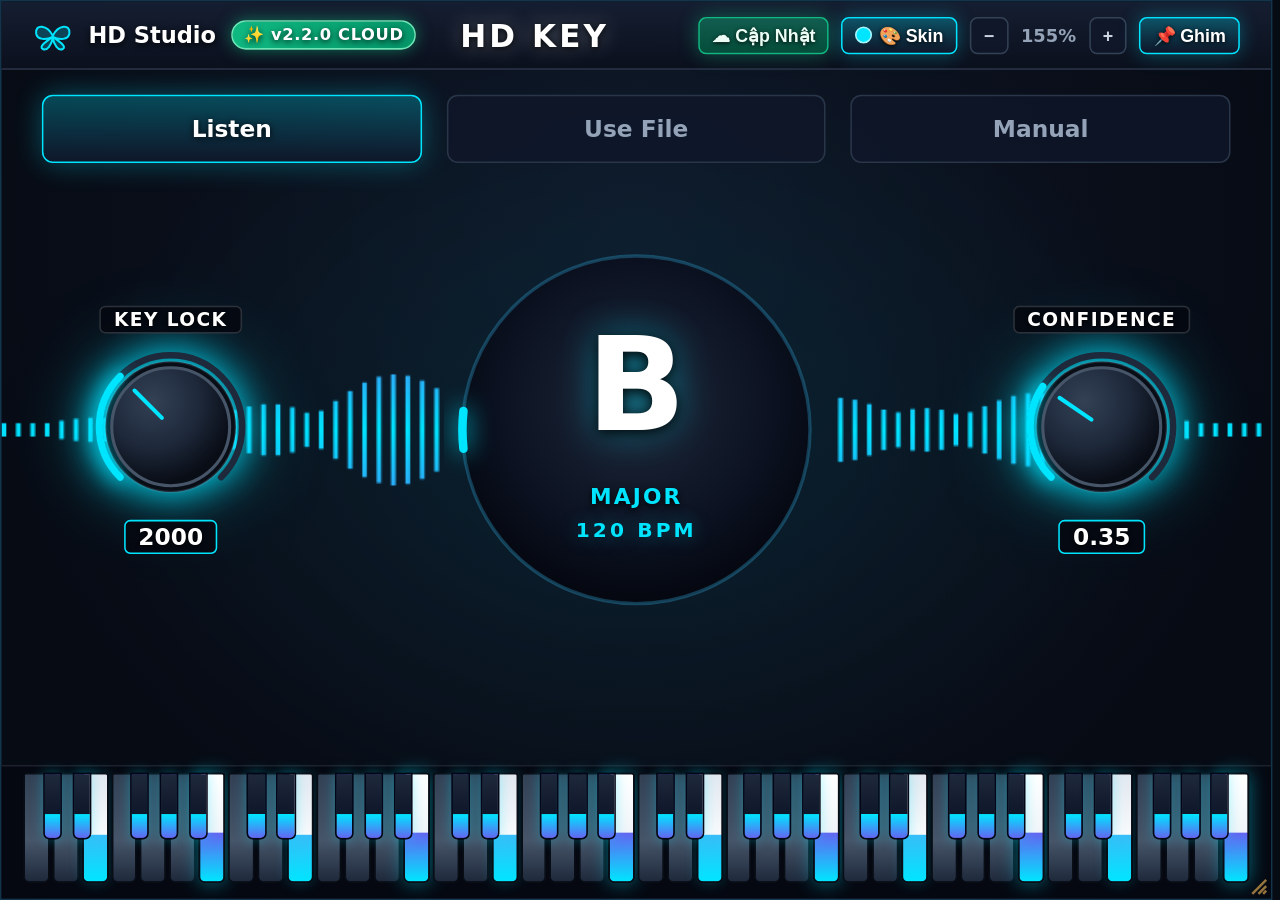
<file: KHO_CLOUD_GITHUB_HONGDANG/autokey_index.html>
<!DOCTYPE html>
<html lang="en">
<head>
<meta charset="UTF-8" />
<meta name="viewport" content="width=device-width,initial-scale=1.0" />
<title>HD KEY</title>
<style>
  :root {
    color-scheme: dark;
    --bg-dark: #070b14;
    --bg-panel: #0e1626;
    --gold-bright: #00e5ff;
    --gold-mid: #38bdf8;
    --gold-dim: #6366f1;
    --amber-arc: #00e5ff;
    --text-main: #ffffff;
    --text-sub: #cbd5e1;
  }
  .skin-popover {
    position: absolute;
    top: 42px;
    right: 20px;
    width: 320px;
    background: rgba(11, 15, 25, 0.97);
    border: 1.5px solid var(--gold-bright);
    border-radius: 10px;
    padding: 10px;
    z-index: 100;
    box-shadow: 0 18px 45px rgba(0,0,0,0.92), 0 0 22px rgba(0, 229, 255, 0.35);
    display: none;
  }
  .skin-popover.open {
    display: block;
  }
  .skin-grid {
    display: grid;
    grid-template-columns: 1fr 1fr;
    gap: 5px;
    max-height: 210px;
    overflow-y: auto;
    padding-right: 2px;
  }
  .skin-item-btn {
    display: flex;
    align-items: center;
    gap: 6px;
    padding: 5px 7px;
    border-radius: 6px;
    border: 1px solid rgba(148, 163, 184, 0.22);
    background: rgba(20, 29, 47, 0.85);
    color: #f8fafc;
    font-size: 11px;
    font-weight: 700;
    cursor: pointer;
    text-align: left;
    white-space: nowrap;
    overflow: hidden;
    text-overflow: ellipsis;
  }
  .skin-item-btn:hover, .skin-item-btn.active {
    border-color: var(--gold-bright);
    background: rgba(255, 255, 255, 0.12);
  }
  .skin-dot {
    width: 11px;
    height: 11px;
    border-radius: 50%;
    flex-shrink: 0;
    border: 1px solid rgba(255,255,255,0.65);
  }
  * {
    box-sizing: border-box;
    user-select: none;
    -webkit-user-select: none;
    margin: 0;
    padding: 0;
  }
  html, body {
    width: 100%;
    height: 100%;
    overflow: hidden;
    background: var(--bg-dark);
    font-family: "Segoe UI", "Inter", system-ui, sans-serif;
    color: var(--text-main);
  }
  #viewport {
    position: relative;
    width: 820px;
    height: 580px;
    transform-origin: top left;
    background:
      radial-gradient(ellipse at 50% 48%, rgba(0, 229, 255, 0.08) 0%, transparent 62%),
      radial-gradient(ellipse at 50% 25%, var(--bg-panel) 0%, var(--bg-dark) 75%);
    display: flex;
    flex-direction: column;
    justify-content: space-between;
    border: 1px solid rgba(56, 189, 248, 0.24);
  }

  /* Header Bar */
  .header-bar {
    position: relative;
    height: 44px;
    padding: 0 20px;
    display: flex;
    align-items: center;
    justify-content: space-between;
    background: linear-gradient(180deg, #151e31 0%, #0b101d 100%);
    border-bottom: 1px solid rgba(148, 163, 184, 0.16);
  }
  .brand-left {
    display: flex;
    align-items: center;
    gap: 10px;
    font-size: 14.5px;
    font-weight: 700;
    color: #ffffff !important;
    text-shadow: 0 1px 4px rgba(0, 0, 0, 0.85);
    z-index: 2;
  }
  .brand-left span {
    color: #ffffff !important;
  }
  .plugin-title {
    position: absolute;
    left: 50%;
    top: 50%;
    transform: translate(-50%, -50%);
    text-align: center;
    font-size: 20px;
    font-weight: 900;
    letter-spacing: 2px;
    color: #ffffff !important;
    text-shadow: 0 1px 4px rgba(0, 0, 0, 0.9), 0 0 14px rgba(255, 255, 255, 0.35);
    pointer-events: none;
    white-space: nowrap;
  }
  .plugin-title span {
    color: #ffffff !important;
  }
  .header-right {
    display: flex;
    align-items: center;
    gap: 8px;
    font-size: 13px;
    font-weight: 600;
    color: #94a3b8;
    z-index: 2;
  }
  .hdr-tool-btn {
    height: 24px;
    padding: 0 8px;
    border-radius: 5px;
    border: 1px solid #334155;
    background: rgba(15, 23, 42, 0.88);
    color: #cbd5e1;
    font-size: 11.5px;
    font-weight: 700;
    cursor: pointer;
    display: inline-flex;
    align-items: center;
    gap: 4px;
    transition: all 0.12s ease;
  }
  .hdr-tool-btn:hover {
    border-color: var(--gold-bright);
    color: #ffffff;
    box-shadow: 0 0 10px rgba(0, 229, 255, 0.28);
  }
  .hdr-tool-btn.active {
    background: linear-gradient(180deg, rgba(0, 229, 255, 0.28) 0%, #0f172a 100%);
    border: 1.5px solid var(--gold-bright);
    color: #ffffff;
    text-shadow: 0 1px 3px rgba(0, 0, 0, 0.85);
    box-shadow: 0 0 12px rgba(0, 229, 255, 0.32);
  }
  .resize-corner-grip {
    position: absolute;
    right: 2px;
    bottom: 2px;
    width: 18px;
    height: 18px;
    cursor: nwse-resize;
    z-index: 50;
    display: flex;
    align-items: flex-end;
    justify-content: flex-end;
    opacity: 0.7;
  }
  .resize-corner-grip:hover {
    opacity: 1;
  }

  /* Mode Tabs Row (Listen / Use File / Manual) */
  .mode-tabs-row {
    padding: 16px 26px 4px 26px;
    display: grid;
    grid-template-columns: 1fr 1fr 1fr;
    gap: 16px;
  }
  .mode-tab {
    height: 44px;
    border-radius: 7px;
    background: rgba(15, 23, 42, 0.78);
    border: 1px solid #293548;
    color: #94a3b8;
    font-size: 15px;
    font-weight: 700;
    display: flex;
    align-items: center;
    justify-content: center;
    cursor: pointer;
    transition: all 0.15s ease;
  }
  .mode-tab:hover {
    border-color: var(--gold-bright);
    color: #ffffff;
  }
  .mode-tab.active {
    background: linear-gradient(180deg, rgba(0, 229, 255, 0.28) 0%, #0f172a 100%);
    border: 1.5px solid var(--gold-bright);
    color: #ffffff;
    text-shadow: 0 1px 4px rgba(0, 0, 0, 0.85);
    box-shadow: 0 0 18px rgba(0, 229, 255, 0.32);
  }

  /* Main Detector Stage */
  .detector-stage {
    flex: 1;
    position: relative;
    display: flex;
    align-items: center;
    justify-content: space-between;
    padding: 0 34px;
  }
  /* Background Waveform Canvas spanning across behind knobs & center circle */
  #waveCanvas {
    position: absolute;
    inset: 0;
    width: 100%;
    height: 100%;
    pointer-events: none;
    z-index: 1;
  }

  .side-knob-wrap {
    position: relative;
    z-index: 25;
    display: flex;
    flex-direction: column;
    align-items: center;
    gap: 6px;
    width: 150px;
  }
  .knob-label {
    position: relative;
    z-index: 30;
    display: inline-block;
    padding: 1px 8px;
    border-radius: 4px;
    background: rgba(5, 8, 17, 0.90);
    border: 1px solid rgba(255, 255, 255, 0.16);
    font-size: 12px;
    font-weight: 800;
    letter-spacing: 0.9px;
    color: #ffffff;
    text-shadow: 0 1px 3px #000000;
    text-transform: uppercase;
  }
  .knob-value {
    position: relative;
    z-index: 30;
    display: inline-block;
    min-width: 48px;
    padding: 1px 8px;
    border-radius: 4px;
    background: rgba(5, 8, 17, 0.92);
    border: 1px solid var(--gold-bright);
    text-align: center;
    font-size: 15px;
    font-weight: 900;
    color: #ffffff;
    text-shadow: 0 1px 3px #000000;
  }
  .knob-svg {
    cursor: ns-resize;
    filter: drop-shadow(0 0 12px var(--gold-bright)) drop-shadow(0 0 24px rgba(0, 229, 255, 0.32));
  }
  .knob-svg {
    cursor: ns-resize;
    overflow: visible;
  }

  /* Center Key Circle */
  .center-key-circle {
    position: relative;
    z-index: 2;
    width: 248px;
    height: 248px;
    display: flex;
    align-items: center;
    justify-content: center;
    cursor: pointer;
  }
  .center-key-readout {
    position: absolute;
    inset: 0;
    z-index: 30;
    display: flex;
    flex-direction: column;
    align-items: center;
    justify-content: center;
    pointer-events: none;
  }
  .big-key-letter {
    font-size: 84px;
    font-weight: 900;
    color: #ffffff;
    line-height: 1;
    text-shadow: 0 2px 8px rgba(0, 0, 0, 0.95), 0 0 24px rgba(0, 229, 255, 0.48);
  }
  .scale-sub-label {
    margin-top: 22px;
    font-size: 14px;
    font-weight: 800;
    letter-spacing: 1.4px;
    color: var(--gold-bright);
    text-transform: uppercase;
    text-shadow: 0 1px 4px rgba(0, 0, 0, 0.95);
  }

  /* Bottom Dropdown Row */
  .dropdown-row {
    height: 48px;
    padding: 0 28px;
    display: flex;
    align-items: center;
    gap: 16px;
  }
  .select-box {
    color-scheme: dark;
    appearance: none;
    -webkit-appearance: none;
    background-color: #0e1626;
    background-image: linear-gradient(45deg, transparent 50%, var(--gold-bright) 50%),
                      linear-gradient(135deg, var(--gold-bright) 50%, transparent 50%),
                      linear-gradient(180deg, #162238 0%, #0b1120 100%);
    background-position: calc(100% - 16px) 50%, calc(100% - 10px) 50%, 0 0;
    background-size: 6px 6px, 6px 6px, 100% 100%;
    background-repeat: no-repeat;
    color: #ffffff;
    border: 1.5px solid #334155;
    border-radius: 6px;
    padding: 7px 32px 7px 14px;
    font-size: 14px;
    font-weight: 700;
    cursor: pointer;
    outline: none;
  }
  .select-box option {
    background-color: #0e1626;
    color: #ffffff;
    font-weight: 600;
    padding: 6px 10px;
  }
  .select-box:hover, .select-box:focus {
    border-color: var(--gold-bright);
    color: #ffffff;
    box-shadow: 0 0 10px rgba(0, 229, 255, 0.25);
  }

  /* 6-Octave Piano Keyboard */
  .piano-strip {
    height: 86px;
    padding: 4px 14px 10px 14px;
    background: #050811;
    border-top: 1px solid rgba(148, 163, 184, 0.16);
  }
  .piano-keys {
    position: relative;
    width: 100%;
    height: 100%;
    display: flex;
    gap: 2px;
  }
  .white-key {
    flex: 1;
    height: 100%;
    border-radius: 2px 2px 4px 4px;
    background: linear-gradient(180deg, #334155 0%, #475569 62%, #1e293b 100%);
    border: 1px solid #090d16;
    position: relative;
    cursor: pointer;
  }
  .white-key.in-scale {
    background: linear-gradient(180deg, #e2e8f0 0%, #f8fafc 56%, var(--gold-mid) 57%, var(--gold-bright) 100%);
    box-shadow: 0 0 8px rgba(0, 229, 255, 0.22);
  }
  .white-key.root-key {
    background: linear-gradient(180deg, #ffffff 0%, #f1f5f9 54%, var(--gold-dim) 55%, var(--gold-bright) 100%);
    box-shadow: 0 0 12px rgba(0, 229, 255, 0.45);
  }
  .black-key {
    position: absolute;
    top: 0;
    width: 1.55%;
    height: 60%;
    border-radius: 0 0 4px 4px;
    background: linear-gradient(180deg, #0f172a 0%, #1e293b 70%, #090d16 100%);
    border: 1px solid #020617;
    z-index: 3;
    cursor: pointer;
    transform: translateX(-50%);
  }
  .black-key.in-scale {
    background: linear-gradient(180deg, #1e293b 0%, #0f172a 62%, var(--gold-bright) 63%, var(--gold-dim) 100%);
    box-shadow: 0 0 8px rgba(0, 229, 255, 0.35);
  }
  .black-key.root-key {
    background: linear-gradient(180deg, #1e293b 0%, #0f172a 60%, #ffffff 61%, var(--gold-bright) 100%);
  }
  .tempo-sub-label {
    margin-top: 6px;
    font-size: 13px;
    font-weight: 800;
    letter-spacing: 2px;
    color: var(--gold-bright);
    text-transform: uppercase;
    text-shadow: 0 0 12px rgba(0, 229, 255, 0.35);
  }

  /* ===================================================================== */
  /* FULL GAME COSTUME ("TRANG PHỤC") SKIN TRANSFORMATION SYSTEM           */
  /* ===================================================================== */
  .stage-armor-overlay {
    position: absolute;
    inset: 0;
    width: 100%;
    height: 100%;
    pointer-events: none;
    z-index: 3;
    overflow: hidden;
  }
  .costume-crest-overlay {
    position: absolute;
    left: 50%;
    top: 50%;
    width: 340px;
    height: 310px;
    transform: translate(-50%, -50%);
    pointer-events: none;
    z-index: 15;
    display: flex;
    align-items: center;
    justify-content: center;
  }

  /* 1. HELLO KITTY KAWAII PASTEL PINK STUDIO OUTFIT */
  #viewport[data-skin="hellokitty"] {
    background:
      radial-gradient(circle at 20% 25%, rgba(255,255,255,0.55) 2px, transparent 3px) 0 0 / 28px 28px,
      radial-gradient(circle at 75% 70%, rgba(255,105,180,0.22) 2.5px, transparent 3.5px) 0 0 / 28px 28px,
      linear-gradient(180deg, #ffeef5 0%, #ffc6de 55%, #ffa6ca 100%) !important;
    border: 3px solid #ff69b4 !important;
  }
  #viewport[data-skin="hellokitty"] .header-bar,
  #viewport[data-skin="hellokitty"] .mode-tabs-row {
    background: linear-gradient(180deg, #ff7eb9 0%, #ff529a 100%) !important;
    border-color: #ffffff !important;
  }
  #viewport[data-skin="hellokitty"] .dropdown-row,
  #viewport[data-skin="hellokitty"] .action-row {
    background: rgba(255, 240, 246, 0.88) !important;
    border-color: #ffb3d1 !important;
  }
  #viewport[data-skin="hellokitty"] .knob-label,
  #viewport[data-skin="hellokitty"] .knob-value,
  #viewport[data-skin="hellokitty"] .mode-tab,
  #viewport[data-skin="hellokitty"] .hdr-tool-btn,
  #viewport[data-skin="hellokitty"] .ak-select,
  #viewport[data-skin="hellokitty"] .send-btn {
    background: #ffffff !important;
    color: #d61f69 !important;
    border: 1.5px solid #ff69b4 !important;
    text-shadow: none !important;
    border-radius: 999px !important;
  }
  #viewport[data-skin="hellokitty"] .mode-tab.active,
  #viewport[data-skin="hellokitty"] .hdr-tool-btn.active,
  #viewport[data-skin="hellokitty"] .send-btn:hover {
    background: linear-gradient(180deg, #ff69b4 0%, #ff1493 100%) !important;
    color: #ffffff !important;
    border-color: #ffffff !important;
  }
  #viewport[data-skin="hellokitty"] .piano-strip {
    background: #ffd1e6 !important;
    border-top: 2px solid #ff69b4 !important;
  }
  #viewport[data-skin="hellokitty"] .white-key {
    background: linear-gradient(180deg, #ffffff 0%, #fff0f6 70%, #ffc2dc 100%) !important;
  }
  #viewport[data-skin="hellokitty"] .white-key.in-scale {
    background: linear-gradient(180deg, #ffffff 0%, #ff9ec7 58%, #ff529a 100%) !important;
  }
  #viewport[data-skin="hellokitty"] .black-key {
    background: linear-gradient(180deg, #ff69b4 0%, #d61f69 100%) !important;
    border-color: #ffffff !important;
  }

  /* 2. NAKROTH THỨ NGUYÊN VỆ THẦN (ANIME MECHA CYBER HUD) */
  #viewport[data-skin="nakroth"] {
    background:
      linear-gradient(90deg, rgba(0, 240, 255, 0.07) 1px, transparent 1px) 0 0 / 24px 24px,
      linear-gradient(0deg, rgba(0, 240, 255, 0.07) 1px, transparent 1px) 0 0 / 24px 24px,
      radial-gradient(ellipse at 50% 30%, #0d2247 0%, #050b18 75%) !important;
    border: 2px solid #00f0ff !important;
  }
  #viewport[data-skin="nakroth"] .knob-label,
  #viewport[data-skin="nakroth"] .knob-value,
  #viewport[data-skin="nakroth"] .send-btn {
    background: linear-gradient(135deg, #06152d 0%, #0f2942 100%) !important;
    border: 1px solid #fde047 !important;
    color: #00f0ff !important;
    clip-path: polygon(6px 0, 100% 0, calc(100% - 6px) 100%, 0 100%);
  }

  /* 3. TULEN THẦN SỨ ST-L79 */
  #viewport[data-skin="tulen"] {
    background:
      repeating-linear-gradient(45deg, rgba(251, 191, 36, 0.05) 0px, rgba(251, 191, 36, 0.05) 2px, transparent 2px, transparent 18px),
      radial-gradient(ellipse at 50% 25%, #3b280a 0%, #171005 68%, #090602 100%) !important;
    border: 2px solid #fbbf24 !important;
  }

  /* 4. LAURIEL THỨ NGUYÊN THÁNH NỮ */
  #viewport[data-skin="lauriel"] {
    background:
      radial-gradient(circle at 50% 10%, rgba(253, 224, 71, 0.16) 0%, transparent 48%),
      radial-gradient(ellipse at 50% 45%, #33104f 0%, #160726 70%, #0a0312 100%) !important;
    border: 2px solid #f0abfc !important;
  }

  /* 5. NGỘ KHÔNG TỀ THIÊN VÕ THÁNH */
  #viewport[data-skin="wukong"] {
    background:
      radial-gradient(circle at 50% 85%, rgba(239, 68, 68, 0.24) 0%, transparent 55%),
      radial-gradient(ellipse at 50% 25%, #3d1405 0%, #1c0802 70%, #0d0301 100%) !important;
    border: 2px solid #fbbf24 !important;
  }

  /* 6. VIOLET HUYẾT MA THẦN */
  #viewport[data-skin="violet_lq"] {
    background:
      repeating-linear-gradient(-45deg, rgba(255, 42, 95, 0.06) 0px, rgba(255, 42, 95, 0.06) 2px, transparent 2px, transparent 20px),
      radial-gradient(ellipse at 50% 35%, #3b0714 0%, #170308 70%, #0a0103 100%) !important;
    border: 2px solid #ff2a5f !important;
  }

  /* 7. MURAD SIÊU VIỆT VŨ TRỤ */
  #viewport[data-skin="murad"] {
    background:
      radial-gradient(circle at 18% 30%, rgba(255,255,255,0.6) 1px, transparent 2px) 0 0 / 50px 50px,
      radial-gradient(circle at 82% 65%, rgba(56,189,248,0.6) 1.5px, transparent 2.5px) 0 0 / 60px 60px,
      radial-gradient(ellipse at 50% 40%, #1c1954 0%, #0b0926 70%, #040312 100%) !important;
    border: 2px solid #818cf8 !important;
  }

  /* 8. TEL'ANNAS LƯỠNG NGHI LONG HẬU */
  #viewport[data-skin="telannas"] {
    background:
      radial-gradient(circle at 50% 20%, rgba(253, 224, 71, 0.12) 0%, transparent 50%),
      radial-gradient(ellipse at 50% 40%, #09362e 0%, #041a16 72%, #020d0b 100%) !important;
    border: 2px solid #10b981 !important;
  }

  /* 9. LILIANA NGUYỆT MỊ LY */
  #viewport[data-skin="liliana"] {
    background:
      radial-gradient(circle at 50% 15%, rgba(244, 114, 182, 0.2) 0%, transparent 55%),
      radial-gradient(ellipse at 50% 45%, #380e3b 0%, #19051c 72%, #0b020d 100%) !important;
    border: 2px solid #f472b6 !important;
  }

  /* 10. FLORENTINO TINH HỆ KIẾM THÁNH */
  #viewport[data-skin="florentino"] {
    background:
      radial-gradient(circle at 50% 25%, rgba(251, 191, 36, 0.16) 0%, transparent 50%),
      radial-gradient(ellipse at 50% 45%, #27104a 0%, #110624 72%, #070212 100%) !important;
    border: 2px solid #fbbf24 !important;
  }

  /* 11. RAZ BĂNG QUYỀN QUÁN QUÂN */
  #viewport[data-skin="raz"] {
    background:
      linear-gradient(135deg, rgba(255,255,255,0.08) 0%, transparent 40%),
      radial-gradient(ellipse at 50% 35%, #0f3156 0%, #07192e 72%, #030b17 100%) !important;
    border: 2px solid #7dd3fc !important;
  }

  /* 12. THANH LONG CHÍ TÔN */
  #viewport[data-skin="cyan"] {
    background:
      radial-gradient(circle at 50% 25%, rgba(0, 229, 255, 0.16) 0%, transparent 55%),
      radial-gradient(ellipse at 50% 40%, #0a2936 0%, #05131c 72%, #02080d 100%) !important;
    border: 2px solid #00e5ff !important;
  }
</style>
</head>
<body>
<div id="viewport">
  <!-- HEADER -->
  <div class="header-bar" id="headerDragBar">
    <div class="brand-left" style="cursor:move;">
      <svg width="26" height="20" viewBox="0 0 36 28" fill="none">
        <path d="M18 14C13 4 2 3 3 12C4 18 12 18 18 15C12 19 5 24 9 26C13 28 17 22 18 16C19 22 23 28 27 26C31 24 24 19 18 15C24 18 32 18 33 12C34 3 23 4 18 14Z" stroke="var(--gold-bright)" stroke-width="1.8" fill="rgba(0,229,255,0.22)"/>
      </svg>
      <span>HD Studio</span>
      <span id="hdrVersionBadge" style="font-size:10.5px;font-weight:900;padding:2px 7px;border-radius:999px;background:linear-gradient(90deg,#10b981,#059669);color:#ffffff;border:1px solid #6ee7b7;box-shadow:0 0 10px rgba(16,185,129,0.55);letter-spacing:0.4px;">✨ v2.2.0 CLOUD</span>
    </div>
    <div class="plugin-title" style="cursor:move;left:42%;">HD <span>KEY</span></div>
    <div class="header-right">
      <button class="hdr-tool-btn active" id="btnCloudUpdate" title="Kiểm tra & Cập nhật phần mềm trực tuyến từ Cloud Hồng Đăng Studio" style="border-color:#10b981;color:#ecfdf5;background:linear-gradient(180deg,rgba(16,185,129,0.42) 0%,#064e3b 100%);box-shadow:0 0 12px rgba(16,185,129,0.45);">
        <span>☁ Cập Nhật</span>
      </button>
      <button class="hdr-tool-btn active" id="btnSkinMenu" title="Chọn Trang Phục (Skin) Liên Quân & Hello Kitty">
        <span class="skin-dot" id="activeSkinDot" style="background: var(--gold-bright);"></span>
        <span>🎨 Skin</span>
      </button>
      <button class="hdr-tool-btn" id="btnZoomOut" title="Thu nhỏ giao diện (-)">−</button>
      <span id="zoomPctLabel" style="font-size:11.5px; min-width:36px; text-align:center; cursor:pointer;" title="Nhấn để về 100%">100%</span>
      <button class="hdr-tool-btn" id="btnZoomIn" title="Phóng to giao diện (+)">+</button>
      <button class="hdr-tool-btn active" id="btnPinTop" title="Ghim cửa sổ luôn nổi ngoài màn hình Windows">📌 Ghim</button>
    </div>
    <div class="skin-popover" id="skinPopover"></div>
  </div>

  <!-- 3 TOP TABS: Listen / Use File / Manual -->
  <div class="mode-tabs-row">
    <div class="mode-tab active" data-mode="0" id="tabListen">Listen</div>
    <div class="mode-tab" data-mode="1" id="tabUseFile">Use File</div>
    <div class="mode-tab" data-mode="2" id="tabManual">Manual</div>
  </div>

  <!-- DETECTOR STAGE WITH GOLDEN WAVEFORM BARS & NEON CYAN DRAGON -->
  <div class="detector-stage">
    <div class="stage-armor-overlay" id="akStageArmor"></div>
    <canvas id="waveCanvas" width="820" height="310"></canvas>
    <canvas id="dragonCanvas" width="820" height="310" style="position:absolute; inset:0; width:100%; height:100%; pointer-events:none; z-index:4;"></canvas>

    <!-- LEFT KNOB: KEY LOCK (ms) -->
    <div class="side-knob-wrap">
      <div class="knob-label">KEY LOCK</div>
      <svg class="knob-svg" data-param="keyLockMs" data-min="500" data-max="5000" data-step="50" width="108" height="108" viewBox="0 0 108 108"></svg>
      <div class="knob-value" id="val-keyLockMs">2000</div>
    </div>

    <!-- CENTER KEY CIRCLE + CHARACTER COSTUME EMBLEM -->
    <div class="center-key-circle" id="centerCircleBtn" title="Nhấn để Dò lại Tông từ đầu">
      <div class="costume-crest-overlay" id="akCostumeCrest"></div>
      <svg width="248" height="248" viewBox="0 0 248 248" style="position:relative; z-index:10;">
        <defs>
          <radialGradient id="centerKeyGrad" cx="50%" cy="42%" r="56%">
            <stop offset="0%" stop-color="#1e293b"/>
            <stop offset="72%" stop-color="#0b1120"/>
            <stop offset="100%" stop-color="#050811"/>
          </radialGradient>
        </defs>
        <circle cx="124" cy="124" r="112" fill="url(#centerKeyGrad)" stroke="rgba(56, 189, 248, 0.28)" stroke-width="2.2"/>
        <!-- Left Cyber Cyan Lock Arc -->
        <path id="centerLockArc" d="" fill="none" stroke="var(--gold-bright)" stroke-width="5.5" stroke-linecap="round" filter="drop-shadow(0 0 8px var(--gold-bright))"/>
      </svg>
      <div class="center-key-readout">
        <div class="big-key-letter" id="centerKeyText">B</div>
        <div class="scale-sub-label" id="centerScaleText">MAJOR</div>
        <div class="tempo-sub-label" id="centerTempoText">120 BPM</div>
      </div>
    </div>

    <!-- RIGHT KNOB: CONFIDENCE -->
    <div class="side-knob-wrap">
      <div class="knob-label">CONFIDENCE</div>
      <svg class="knob-svg" data-param="confidence" data-min="0.10" data-max="0.95" data-step="0.01" width="108" height="108" viewBox="0 0 108 108"></svg>
      <div class="knob-value" id="val-confidence">0.35</div>
    </div>
  </div>

  <!-- DROPDOWN ROW -->
  <div class="dropdown-row">
    <input type="file" id="hiddenAudioInput" accept=".mp3,.wav,.flac,.m4a,.ogg,audio/*" style="display:none" />
    <span id="loadedFileBadge" style="font-size: 12.5px; font-weight: 700; color: var(--gold-bright); white-space: nowrap; overflow: hidden; text-overflow: ellipsis; max-width: 310px;"></span>
  </div>

  <!-- 6-OCTAVE PIANO ROLL -->
  <div class="piano-strip">
    <div class="piano-keys" id="pianoContainer"></div>
  </div>

  <!-- BOTTOM-RIGHT RESIZE GRIP -->
  <div class="resize-corner-grip" id="resizeGrip" title="Kéo để phóng to / thu nhỏ plugin">
    <svg width="14" height="14" viewBox="0 0 14 14">
      <line x1="4" y1="13" x2="13" y2="4" stroke="#d5a350" stroke-width="1.6"/>
      <line x1="8" y1="13" x2="13" y2="8" stroke="#d5a350" stroke-width="1.6"/>
      <line x1="11" y1="13" x2="13" y2="11" stroke="#d5a350" stroke-width="1.6"/>
    </svg>
  </div>
  <!-- CLOUD UPDATE MODAL POPUP -->
  <div id="cloudUpdateModal" style="display:none;position:absolute;inset:0;background:rgba(4,8,18,0.86);backdrop-filter:blur(6px);z-index:9999;align-items:center;justify-content:center;">
    <div style="width:490px;background:linear-gradient(180deg,#0f172a 0%,#090d16 100%);border:2px solid #10b981;border-radius:16px;padding:22px 24px;box-shadow:0 0 42px rgba(16,185,129,0.5);color:#f8fafc;text-align:center;">
      <div style="font-size:34px;margin-bottom:6px;">🚀</div>
      <div id="cloudModalTitle" style="font-size:17px;font-weight:900;color:#34d399;margin-bottom:10px;letter-spacing:0.4px;">ĐANG KIỂM TRA CẬP NHẬT CLOUD...</div>
      <div id="cloudModalDetail" style="font-size:13px;line-height:1.6;color:#cbd5e1;margin-bottom:16px;background:rgba(15,23,42,0.9);border:1px solid #1e293b;border-radius:10px;padding:12px 14px;text-align:left;">
        Đang kết nối tới kho lưu trữ Hồng Đăng Studio:<br><b style="color:#38bdf8;">github.com/mentorlehaidang-create/hongdang-update</b>
      </div>
      <div style="display:flex;gap:10px;justify-content:center;">
        <button id="btnApplyCloudReload" style="background:linear-gradient(180deg,#f59e0b 0%,#d97706 100%);border:1px solid #fde68a;color:#ffffff;font-weight:900;font-size:13px;padding:9px 18px;border-radius:8px;cursor:pointer;box-shadow:0 0 14px rgba(245,158,11,0.5);">⚡ ÁP DỤNG & LÀM MỚI GIAO DIỆN NGAY</button>
        <button id="btnCloseCloudModal" style="background:linear-gradient(180deg,#10b981 0%,#059669 100%);border:1px solid #6ee7b7;color:#ffffff;font-weight:800;font-size:13px;padding:9px 22px;border-radius:8px;cursor:pointer;box-shadow:0 0 14px rgba(16,185,129,0.4);">ĐÓNG</button>
      </div>
    </div>
  </div>
</div>

<script>
  const KEY_NAMES = ["C","C#","D","D#","E","F","F#","G","G#","A","A#","B"];
  const SCALE_NAMES = ["MAJOR", "MINOR", "DORIAN", "CHROMATIC"];
  const SCALE_INTERVALS = [
    [1,0,1,0,1,1,0,1,0,1,0,1], // 0: Major
    [1,0,1,1,0,1,0,1,1,0,1,0], // 1: Minor
    [1,0,1,1,0,1,0,1,0,1,1,0], // 2: Dorian
    [1,1,1,1,1,1,1,1,1,1,1,1]  // 3: Chromatic
  ];

  const state = {
    mode: 0,
    keyLockMs: 2000,
    confidence: 0.35,
    key: 11, // B
    scale: 0, // Major
    locked: false,
    lockProgress: 0.0,
    musicPlaying: false,
    tempoBpm: 0,
    tempoLocked: false,
    matchedSong: "",
    matchedSource: "",
    fileName: "",
    pinned: true,
    bars: []
  };

  function emitToHost(eventName, payload) {
    if (window.__JUCE__ && window.__JUCE__.backend) {
      window.__JUCE__.backend.emitEvent(eventName, payload || {});
    }
  }

  function setParam(id, value) {
    if ((id === "key" || id === "scale") && state.locked) {
      return;
    }
    state[id] = value;
    emitToHost("setParam", { id, value: Number(value) });
    renderAll();
  }

  // Build 6-Octave Piano Keyboard
  const whiteKeyEls = [];
  const blackKeyEls = [];
  (function buildPiano() {
    const container = document.getElementById("pianoContainer");
    const whitePcs = [0, 2, 4, 5, 7, 9, 11];
    const blackMap = [
      { afterWhite: 0, pc: 1 },
      { afterWhite: 1, pc: 3 },
      { afterWhite: 3, pc: 6 },
      { afterWhite: 4, pc: 8 },
      { afterWhite: 5, pc: 10 }
    ];
    const octaves = 6;
    const totalWhites = octaves * 7;

    for (let oct = 0; oct < octaves; oct++) {
      for (let w = 0; w < 7; w++) {
        const pc = whitePcs[w];
        const div = document.createElement("div");
        div.className = "white-key";
        div.dataset.pc = pc;
        div.addEventListener("click", () => {
          setParam("key", pc);
        });
        container.appendChild(div);
        whiteKeyEls.push(div);
      }
    }

    for (let oct = 0; oct < octaves; oct++) {
      for (const bm of blackMap) {
        const whiteIdx = oct * 7 + bm.afterWhite + 1;
        const leftPct = (whiteIdx / totalWhites) * 100;
        const div = document.createElement("div");
        div.className = "black-key";
        div.style.left = `${leftPct}%`;
        div.dataset.pc = bm.pc;
        div.addEventListener("click", (e) => {
          e.stopPropagation();
          setParam("key", bm.pc);
        });
        container.appendChild(div);
        blackKeyEls.push(div);
      }
    }
  })();

  function polarToCartesian(cx, cy, r, angleDeg) {
    const rad = (angleDeg - 90) * Math.PI / 180.0;
    return { x: cx + r * Math.cos(rad), y: cy + r * Math.sin(rad) };
  }

  function describeArc(cx, cy, r, startAngle, endAngle) {
    if (Math.abs(endAngle - startAngle) < 0.1) return "";
    const start = polarToCartesian(cx, cy, r, endAngle);
    const end = polarToCartesian(cx, cy, r, startAngle);
    const largeArcFlag = endAngle - startAngle <= 180 ? "0" : "1";
    return ["M", start.x, start.y, "A", r, r, 0, largeArcFlag, 0, end.x, end.y].join(" ");
  }

  function renderKnobSvg(svg) {
    const param = svg.dataset.param;
    const min = parseFloat(svg.dataset.min);
    const max = parseFloat(svg.dataset.max);
    const val = Number(state[param] ?? min);
    if (svg._lastVal === val) return;
    svg._lastVal = val;
    const norm = Math.max(0, Math.min(1, (val - min) / (max - min)));
    const startDeg = -135;
    const endDeg = -135 + norm * 270;
    const cx = 54, cy = 54, rArc = 46, rBody = 38;

    const trackPath = describeArc(cx, cy, rArc, -135, 135);
    const valPath = norm > 0.003 ? describeArc(cx, cy, rArc, startDeg, endDeg) : "";
    const ptr = polarToCartesian(cx, cy, rBody - 5, endDeg);
    const ctr = polarToCartesian(cx, cy, 8, endDeg);

    let capEmblem = "";
    const curSkin = (typeof activeSkinId !== "undefined") ? activeSkinId : "origin";
    if (curSkin === "hellokitty") {
      capEmblem = `<circle cx="${cx}" cy="${cy}" r="${rBody - 2}" fill="#fff0f6" stroke="#ff69b4" stroke-width="2.2"/>
        <path d="M54,60 C46,51 39,55 46,63 L54,70 L62,63 C69,55 62,51 54,60 Z" fill="#ff69b4"/>
        <g transform="translate(78,26) rotate(22)">
          <ellipse cx="-6" cy="0" rx="6" ry="4.2" fill="#ff1493" stroke="#fff" stroke-width="1.2"/>
          <ellipse cx="6" cy="0" rx="6" ry="4.2" fill="#ff1493" stroke="#fff" stroke-width="1.2"/>
          <circle r="3" fill="#ffb6c1" stroke="#fff" stroke-width="1"/>
        </g>`;
    } else if (curSkin === "nakroth") {
      capEmblem = `<polygon points="54,20 83,37 83,71 54,88 25,71 25,37" fill="rgba(6,21,45,0.9)" stroke="#fde047" stroke-width="1.8"/>`;
    } else if (curSkin === "tulen") {
      capEmblem = `<circle cx="${cx}" cy="${cy}" r="32" fill="none" stroke="#fbbf24" stroke-width="2.2" stroke-dasharray="7 4"/>
        <polygon points="54,26 77,66 31,66" fill="none" stroke="#fef08a" stroke-width="1.5"/>
        <polygon points="54,82 77,42 31,42" fill="none" stroke="#38bdf8" stroke-width="1.5"/>`;
    } else if (curSkin === "wukong" || curSkin === "lauriel" || curSkin === "florentino" || curSkin === "cyan") {
      capEmblem = `<circle cx="${cx}" cy="${cy}" r="33" fill="none" stroke="#fde047" stroke-width="1.8"/>
        <polygon points="54,23 61,47 85,54 61,61 54,85 47,61 23,54 47,47" fill="rgba(253,224,71,0.18)" stroke="var(--gold-bright)" stroke-width="1.4"/>`;
    } else if (curSkin !== "origin") {
      capEmblem = `<circle cx="${cx}" cy="${cy}" r="32" fill="none" stroke="var(--gold-bright)" stroke-width="1.6" stroke-dasharray="5 4"/>`;
    }

    svg.innerHTML = `
      <defs>
        <radialGradient id="akGold_${param}" cx="35%" cy="28%" r="70%">
          <stop offset="0%" stop-color="#334155"/>
          <stop offset="55%" stop-color="#1e293b"/>
          <stop offset="100%" stop-color="#090d16"/>
        </radialGradient>
      </defs>
      <circle cx="${cx}" cy="${cy}" r="${rBody + 4}" fill="#090d16" stroke="rgba(148,163,184,0.18)" stroke-width="1.5"/>
      <path d="${trackPath}" fill="none" stroke="#1e293b" stroke-width="4.2" stroke-linecap="round"/>
      ${valPath ? `<path d="${valPath}" fill="none" stroke="var(--gold-bright)" stroke-width="4.6" stroke-linecap="round" filter="drop-shadow(0 0 6px var(--gold-bright))"/>` : ""}
      <circle cx="${cx}" cy="${cy}" r="${rBody}" fill="url(#akGold_${param})" stroke="#475569" stroke-width="2"/>
      ${capEmblem}
      <line x1="${ctr.x}" y1="${ctr.y}" x2="${ptr.x}" y2="${ptr.y}" stroke="var(--gold-bright)" stroke-width="2.6" stroke-linecap="round"/>
    `;
  }

  document.querySelectorAll(".knob-svg").forEach(svg => {
    let dragging = false;
    let startY = 0;
    let startVal = 0;
    const param = svg.dataset.param;
    const min = parseFloat(svg.dataset.min);
    const max = parseFloat(svg.dataset.max);
    const step = parseFloat(svg.dataset.step || "1");

    svg.addEventListener("pointerdown", e => {
      dragging = true;
      startY = e.clientY;
      startVal = Number(state[param] ?? min);
      svg.setPointerCapture(e.pointerId);
    });
    svg.addEventListener("pointermove", e => {
      if (!dragging) return;
      const dy = startY - e.clientY;
      const delta = (dy / 150) * (max - min);
      let next = Math.max(min, Math.min(max, startVal + delta));
      next = Math.round(next / step) * step;
      setParam(param, Number(next.toFixed(2)));
    });
    svg.addEventListener("pointerup", e => {
      dragging = false;
      try { svg.releasePointerCapture(e.pointerId); } catch (_) {}
    });
  });

  // Mode Tabs
  document.querySelectorAll(".mode-tab").forEach(tab => {
    tab.addEventListener("click", () => {
      const m = parseInt(tab.dataset.mode, 10);
      if (m === 0) {
        state.fileName = "";
        emitToHost("resetListen", {});
        setParam("mode", 0);
      } else if (m === 1) {
        if (window.__JUCE__ && window.__JUCE__.backend) {
          emitToHost("openAudioFile", {});
        } else {
          document.getElementById("hiddenAudioInput").click();
        }
        setParam("mode", 1);
      } else if (m === 2) {
        setParam("mode", 2);
      }
    });
  });

  // Tunebat-Style Full-Song Audio File Key & BPM (Tempo) Analyzer (for Drag-and-Drop or File Input)
  const RAW_MAJOR_PROF = [6.60, 1.95, 3.60, 1.95, 5.65, 4.20, 2.05, 5.25, 2.05, 3.95, 2.15, 3.35];
  const RAW_MINOR_PROF = [6.60, 1.95, 3.50, 5.65, 1.95, 4.15, 2.05, 5.25, 3.95, 2.25, 3.75, 2.95];

  function normalizeProfile(raw) {
    const mean = raw.reduce((a, b) => a + b, 0) / 12;
    const centered = raw.map(v => v - mean);
    const norm = Math.sqrt(centered.reduce((a, b) => a + b * b, 0) + 1e-9);
    return centered.map(v => v / norm);
  }
  const MAJ_PROF = normalizeProfile(RAW_MAJOR_PROF);
  const MIN_PROF = normalizeProfile(RAW_MINOR_PROF);

  function computeTunebatFileBpm(ch0, ch1, sr) {
    const totalSamples = ch0.length;
    const subHop = 512;
    const envRate = sr / subHop;
    const lpAlpha = 1.0 - Math.exp(-2.0 * Math.PI * 150.0 / sr);
    const bpmHist = new Float32Array(120); // 60 .. 179 BPM
    const ratios = [0.15, 0.35, 0.55, 0.75];
    const sliceSamples = Math.min(Math.floor(sr * 8.0), Math.floor(totalSamples * 0.22));
    if (sliceSamples < subHop * 60) return 120;

    for (const r of ratios) {
      const startPos = Math.min(totalSamples - sliceSamples, Math.floor(totalSamples * r));
      if (startPos < 0) continue;
      const numFrames = Math.floor(sliceSamples / subHop);
      const onsetEnv = new Float32Array(numFrames);
      let lpKick = 0, prevKick = 0, prevFull = 0, meanEnv = 0;

      for (let f = 0; f < numFrames; f++) {
        const base = startPos + f * subHop;
        let kickE = 0, fullE = 0;
        for (let i = 0; i < subHop; i++) {
          const s = ch1 ? 0.5 * (ch0[base + i] + ch1[base + i]) : ch0[base + i];
          lpKick += lpAlpha * (s - lpKick);
          kickE += lpKick * lpKick;
          fullE += s * s;
        }
        const kickRms = Math.sqrt(kickE / subHop);
        const fullRms = Math.sqrt(fullE / subHop);
        const flux = 1.65 * Math.max(0, kickRms - prevKick) + 0.85 * Math.max(0, fullRms - prevFull);
        prevKick = kickRms;
        prevFull = fullRms;
        onsetEnv[f] = flux;
        meanEnv += flux;
      }
      meanEnv /= (numFrames || 1);

      let zeroLag = 0;
      const centered = new Float32Array(numFrames);
      for (let f = 0; f < numFrames; f++) {
        const v = Math.max(0, onsetEnv[f] - meanEnv * 0.85);
        centered[f] = v;
        zeroLag += v * v;
      }
      if (zeroLag <= 1e-7) continue;

      const corrAt = (lag) => {
        if (lag <= 0 || lag >= numFrames - 16) return 0;
        let sum = 0, e0 = 0, eL = 0;
        const cnt = numFrames - lag;
        for (let i = 0; i < cnt; i++) {
          const a = centered[i], b = centered[i + lag];
          sum += a * b;
          e0 += a * a;
          eL += b * b;
        }
        return sum / (Math.sqrt(e0 * eL) + 1e-7);
      };
      const corrFrac = (fLag) => {
        const l0 = Math.floor(fLag);
        const frac = fLag - l0;
        return (1.0 - frac) * corrAt(l0) + frac * corrAt(l0 + 1);
      };

      const bpmScores = new Float32Array(165);
      let bestBpm = 120, bestComb = 0;
      for (let bpm = 66; bpm <= 160; bpm++) {
        const lagF = (60.0 * envRate) / bpm;
        if (lagF < 12 || lagF >= numFrames - 20) continue;
        const c1 = corrFrac(lagF);
        const c2 = lagF * 2.0 < numFrames - 16 ? corrFrac(lagF * 2.0) : c1;
        const c3 = lagF * 3.0 < numFrames - 16 ? corrFrac(lagF * 3.0) : c2;
        const c4 = lagF * 4.0 < numFrames - 16 ? corrFrac(lagF * 4.0) : c2;
        const prior = (bpm >= 68 && bpm <= 132) ? 1.08 : 0.90;
        const sc = (0.50 * c1 + 0.25 * c2 + 0.12 * c3 + 0.13 * c4) * prior;
        bpmScores[bpm] = sc;
        if (sc > bestComb) { bestComb = sc; bestBpm = bpm; }
      }
      if (bestBpm >= 134) {
        const halfBpm = Math.round(bestBpm / 2);
        if (halfBpm >= 67 && bpmScores[halfBpm] >= bestComb * 0.78) {
          bestBpm = halfBpm;
          bestComb = bpmScores[halfBpm];
        }
      }
      if (bestComb > 0.04) {
        const bin = Math.max(0, Math.min(119, bestBpm - 60));
        bpmHist[bin] += bestComb;
        if (bin > 0) bpmHist[bin - 1] += 0.25 * bestComb;
        if (bin < 119) bpmHist[bin + 1] += 0.25 * bestComb;
      }
    }

    let bestBin = 60, maxVal = 0;
    for (let b = 0; b < 120; b++) {
      if (bpmHist[b] > maxVal) {
        maxVal = bpmHist[b];
        bestBin = b;
      }
    }
    return 60 + bestBin;
  }

  async function analyzeAudioFileInBrowser(file) {
    if (!file) return;
    const badge = document.getElementById("loadedFileBadge");
    if (badge) badge.textContent = `⏳ Đang phân tích: ${file.name}...`;

    try {
      const arrayBuf = await file.arrayBuffer();
      const AudioCtx = window.AudioContext || window.webkitAudioContext;
      const actx = new AudioCtx();
      const audioBuf = await actx.decodeAudioData(arrayBuf);
      const sr = audioBuf.sampleRate;
      const ch0 = audioBuf.getChannelData(0);
      const ch1 = audioBuf.numberOfChannels > 1 ? audioBuf.getChannelData(1) : null;
      const totalSamples = ch0.length;

      // 1. Tunebat Multi-Section Tempo (BPM) Detection
      const detectedBpm = computeTunebatFileBpm(ch0, ch1, sr);

      // 2. 4096-Point Radix-2 Narrowband FFT (on 4x-decimated 16384-sample frames = 2.69 Hz resolution)
      //    + Local Spectral Peak Sieve + Lowest Harmonic Bass Root Extractor
      const frameSize = 16384;
      const decimLen = 4096;
      const decimSr = sr * 0.25;
      const binHz = decimSr / decimLen;

      const hann = new Float32Array(decimLen);
      for (let n = 0; n < decimLen; n++) {
        hann[n] = 0.5 * (1.0 - Math.cos(2.0 * Math.PI * n / (decimLen - 1)));
      }

      const radix2Fft4096 = (re, im) => {
        const N = 4096;
        let j = 0;
        for (let i = 0; i < N; i++) {
          if (i < j) {
            const tr = re[i]; re[i] = re[j]; re[j] = tr;
            const ti = im[i]; im[i] = im[j]; im[j] = ti;
          }
          let m = N >> 1;
          while (m >= 1 && j >= m) { j -= m; m >>= 1; }
          j += m;
        }
        for (let len = 2; len <= N; len <<= 1) {
          const half = len >> 1;
          const ang = -2.0 * Math.PI / len;
          const wRe = Math.cos(ang), wIm = Math.sin(ang);
          for (let i = 0; i < N; i += len) {
            let uRe = 1.0, uIm = 0.0;
            for (let k = 0; k < half; k++) {
              const i0 = i + k, i1 = i0 + half;
              const tRe = uRe * re[i1] - uIm * im[i1];
              const tIm = uRe * im[i1] + uIm * re[i1];
              re[i1] = re[i0] - tRe;
              im[i1] = im[i0] - tIm;
              re[i0] += tRe;
              im[i0] += tIm;
              const nRe = uRe * wRe - uIm * wIm;
              uIm = uRe * wIm + uIm * wRe;
              uRe = nRe;
            }
          }
        }
      };

      const globalChroma = new Float32Array(12);
      const globalBass = new Float32Array(12);
      const openingBass = new Float32Array(12);
      const cadenceChroma = new Float32Array(12);
      const cadenceBass = new Float32Array(12);
      const globalTriads = new Float32Array(24);

      const startSample = Math.min(totalSamples - frameSize, Math.floor(totalSamples * 0.03));
      const endSample = Math.max(startSample + frameSize, Math.floor(totalSamples * 0.96));
      const spanSamples = Math.max(frameSize, endSample - startSample);
      const stepSamples = Math.max(frameSize >> 1, Math.floor(spanSamples / 260));

      const rawMono = new Float32Array(frameSize);
      const fftRe = new Float32Array(decimLen);
      const fftIm = new Float32Array(decimLen);
      const mag = new Float32Array(1400);
      let validFrames = 0;

      for (let pos = startSample; pos + frameSize <= endSample; pos += stepSamples) {
        let energy = 0;
        for (let n = 0; n < frameSize; n++) {
          const mono = ch1 ? 0.5 * (ch0[pos + n] + ch1[pos + n]) : ch0[pos + n];
          rawMono[n] = mono;
          energy += mono * mono;
        }
        const rms = Math.sqrt(energy / frameSize);
        if (rms < 0.0035) continue;

        fftIm.fill(0);
        fftRe[0] = (0.50 * rawMono[0] + 0.35 * rawMono[1] + 0.15 * rawMono[2]) * hann[0];
        for (let k = 1; k < decimLen - 1; k++) {
          const idx = k * 4;
          const decim = 0.0625 * (rawMono[idx - 2] + rawMono[idx + 2])
                      + 0.2500 * (rawMono[idx - 1] + rawMono[idx + 1])
                      + 0.3750 * rawMono[idx];
          fftRe[k] = decim * hann[k];
        }
        fftRe[decimLen - 1] = (0.50 * rawMono[frameSize - 1] + 0.35 * rawMono[frameSize - 2] + 0.15 * rawMono[frameSize - 3]) * hann[decimLen - 1];

        radix2Fft4096(fftRe, fftIm);

        let maxSpecMag = 0;
        for (let b = 12; b < 1400; b++) {
          const m = Math.sqrt(fftRe[b] * fftRe[b] + fftIm[b] * fftIm[b]);
          mag[b] = m;
          if (m > maxSpecMag) maxSpecMag = m;
        }
        if (maxSpecMag <= 1e-6) continue;

        const fChroma = new Float32Array(12);
        const fBass = new Float32Array(12);
        const bassNoteSal = new Float32Array(60);
        const peakGate = 0.035 * maxSpecMag;

        for (let b = 18; b < 520; b++) {
          const m0 = mag[b];
          if (m0 < peakGate || m0 <= mag[b - 1] || m0 < mag[b + 1]) continue;

          let bgSum = 0, bgCnt = 0;
          for (let d = -7; d <= 7; d++) {
            if (Math.abs(d) <= 1) continue;
            bgSum += mag[b + d];
            bgCnt++;
          }
          const bgMean = bgSum / bgCnt;
          if (m0 < bgMean * 2.65) continue;

          const mL = mag[b - 1], mR = mag[b + 1];
          const denom = mL - 2.0 * m0 + mR;
          const delta = Math.abs(denom) > 1e-7 ? Math.max(-0.5, Math.min(0.5, 0.5 * (mL - mR) / denom)) : 0;
          const fPeak = (b + delta) * binHz;
          const peakSal = m0 - bgMean;
          if (fPeak < 52.0 || fPeak > 1320.0) continue;

          const exactMidi = 69.0 + 12.0 * Math.log2(fPeak / 440.0);
          const nearMidi = Math.round(exactMidi);
          const centDev = Math.abs(exactMidi - nearMidi) * 100.0;
          if (centDev > 36.0) continue;

          const tuneWeight = 0.5 * (1.0 + Math.cos(Math.PI * centDev / 36.0));
          const pc = ((nearMidi % 12) + 12) % 12;

          let overtonePenalty = 1.0;
          const fSub3 = fPeak / 3.0;
          if (fSub3 >= 55.0) {
            const bSub3 = Math.round(fSub3 / binHz);
            if (bSub3 >= 16 && bSub3 < 500) {
              const subMag = Math.max(mag[bSub3 - 1], mag[bSub3], mag[bSub3 + 1]);
              if (subMag > m0 * 0.40) overtonePenalty = 0.25;
            }
          }

          const b2 = Math.round(2.0 * (b + delta));
          const b3 = Math.round(3.0 * (b + delta));
          const h2 = b2 + 1 < 1400 ? Math.max(mag[b2 - 1], mag[b2], mag[b2 + 1]) : 0;
          const h3 = b3 + 1 < 1400 ? Math.max(mag[b3 - 1], mag[b3], mag[b3 + 1]) : 0;

          const sal = Math.pow(peakSal + 0.35 * h2 + 0.18 * h3, 0.75) * tuneWeight * overtonePenalty;
          const regW = (fPeak >= 95.0 && fPeak <= 660.0) ? 1.30 : 0.85;
          fChroma[pc] += sal * regW;

          if (fPeak >= 55.0 && fPeak <= 240.0 && (h2 > bgMean * 1.6 || h3 > bgMean * 1.6)) {
            const bSal = Math.pow(peakSal + 0.65 * h2 + 0.30 * h3, 0.80) * tuneWeight;
            const mIdx = Math.max(0, Math.min(59, nearMidi - 33));
            if (bSal > bassNoteSal[mIdx]) bassNoteSal[mIdx] = bSal;
          }
        }

        let maxBassSal = 0;
        for (let m = 0; m < 28; m++) {
          if (bassNoteSal[m] > maxBassSal) maxBassSal = bassNoteSal[m];
        }
        if (maxBassSal > 0) {
          let lowestMidiIdx = -1;
          for (let m = 0; m < 23; m++) {
            if (bassNoteSal[m] >= 0.38 * maxBassSal) { lowestMidiIdx = m; break; }
          }
          for (let m = 0; m < 26; m++) {
            const bSal = bassNoteSal[m];
            if (bSal <= 0) continue;
            const pc = ((m + 33) % 12 + 12) % 12;
            if (m === lowestMidiIdx || (lowestMidiIdx >= 0 && m === lowestMidiIdx + 12)) {
              fBass[pc] += bSal * 1.85;
            } else if (lowestMidiIdx >= 0 && (m === lowestMidiIdx + 3 || m === lowestMidiIdx + 4 || m === lowestMidiIdx + 7 || m === lowestMidiIdx + 10)) {
              fBass[pc] += bSal * 0.12;
            } else {
              fBass[pc] += bSal * (m < 15 ? 1.10 : 0.45);
            }
          }
        }

        let maxC = 0, sumC = 0, maxB = 0;
        for (let i = 0; i < 12; i++) {
          if (fChroma[i] > maxC) maxC = fChroma[i];
          sumC += fChroma[i];
          if (fBass[i] > maxB) maxB = fBass[i];
        }
        if (maxC <= 1e-6 || maxC < (sumC / 12) * 1.45) continue;

        const prog = (pos - startSample) / spanSamples;
        const weight = prog >= 0.78 ? 1.25 : (prog >= 0.12 ? 1.10 : 1.00);
        const normFC = new Float32Array(12);
        const normFB = new Float32Array(12);
        let sumNormFC = 0;
        for (let i = 0; i < 12; i++) {
          const nc = fChroma[i] / maxC;
          const nb = maxB > 1e-6 ? fBass[i] / maxB : 0;
          normFC[i] = nc;
          normFB[i] = nb;
          sumNormFC += nc;
          if (nc >= 0.14) globalChroma[i] += nc * weight;
          if (nb >= 0.14) globalBass[i] += nb * weight;
          if (validFrames < 28 && nb >= 0.20) openingBass[i] += nb;
          if (prog >= 0.80) {
            if (nc >= 0.18) cadenceChroma[i] += nc;
            if (nb >= 0.18) cadenceBass[i] += nb;
          }
        }

        if (sumNormFC > 1e-6) {
          let bestTriad = -1, bestTriadSc = -1e9;
          for (let r = 0; r < 12; r++) {
            const cR = normFC[r] / sumNormFC;
            const cMin3 = normFC[(r + 3) % 12] / sumNormFC;
            const cMaj3 = normFC[(r + 4) % 12] / sumNormFC;
            const c5 = normFC[(r + 7) % 12] / sumNormFC;
            const bR = normFB[r];
            const bMin3 = normFB[(r + 3) % 12];
            const bMaj3 = normFB[(r + 4) % 12];
            const majSc = (cR + 1.15 * cMaj3 + 0.85 * c5 - 0.55 * cMin3) - (1.0 - (cR + cMaj3 + c5)) / 3.0 + 0.85 * bR - 0.25 * bMaj3;
            if (majSc > bestTriadSc) { bestTriadSc = majSc; bestTriad = r; }
            const minSc = (cR + 1.15 * cMin3 + 0.85 * c5 - 0.55 * cMaj3) - (1.0 - (cR + cMin3 + c5)) / 3.0 + 0.85 * bR - 0.25 * bMin3;
            if (minSc > bestTriadSc) { bestTriadSc = minSc; bestTriad = 12 + r; }
          }
          if (bestTriad >= 0 && bestTriadSc > 0.20) {
            globalTriads[bestTriad] += bestTriadSc * weight;
          }
        }
        validFrames++;
      }

      for (let i = 0; i < 12; i++) {
        globalChroma[i] += 0.20 * cadenceChroma[i];
        globalBass[i] += 0.25 * cadenceBass[i] + 0.22 * openingBass[i];
      }

      let hMaxC = 0, hMaxB = 0, hMaxT = 0;
      for (let i = 0; i < 12; i++) {
        if (globalChroma[i] > hMaxC) hMaxC = globalChroma[i];
        if (globalBass[i] > hMaxB) hMaxB = globalBass[i];
      }
      for (let t = 0; t < 24; t++) {
        if (globalTriads[t] > hMaxT) hMaxT = globalTriads[t];
      }

      if (hMaxC > 1e-6) {
        const normC = new Float32Array(12);
        const normB = new Float32Array(12);
        const normT = new Float32Array(24);
        let cMean = 0;
        for (let i = 0; i < 12; i++) {
          normC[i] = globalChroma[i] / hMaxC;
          normB[i] = hMaxB > 1e-6 ? globalBass[i] / hMaxB : 0;
          cMean += normC[i];
        }
        for (let t = 0; t < 24; t++) {
          normT[t] = hMaxT > 1e-6 ? globalTriads[t] / hMaxT : 0;
        }
        cMean /= 12;
        let cVar = 0;
        for (let i = 0; i < 12; i++) cVar += (normC[i] - cMean) * (normC[i] - cMean);
        const cStd = Math.sqrt(cVar + 1e-9);

        const outMaj = [1, 3, 6, 8, 10];
        const outMin = [1, 4, 6, 9, 11];

        let bestK = 0, bestS = 0, bestScore = -1e9;
        for (let k = 0; k < 12; k++) {
          for (let s = 0; s < 2; s++) {
            const prof = s === 0 ? MIN_PROF : MAJ_PROF;
            let corr = 0;
            for (let i = 0; i < 12; i++) {
              corr += ((normC[(k + i) % 12] - cMean) / cStd) * prof[i];
            }
            const third = s === 0 ? 3 : 4;
            const triadChroma = 0.28 * normC[k] + 0.18 * normC[(k + third) % 12] + 0.14 * normC[(k + 7) % 12] + 0.05 * normC[(k + 5) % 12];
            const bassScore = 0.52 * normB[k] + 0.12 * normB[(k + 7) % 12] + 0.07 * normB[(k + 5) % 12];

            let diatonicTriad = 0;
            if (s === 1) {
              diatonicTriad = 0.28 * normT[k] + 0.11 * normT[(k + 7) % 12] + 0.10 * normT[(k + 5) % 12]
                            + 0.06 * normT[12 + ((k + 2) % 12)] + 0.05 * normT[12 + ((k + 9) % 12)] + 0.04 * normT[12 + ((k + 4) % 12)];
            } else {
              diatonicTriad = 0.30 * normT[12 + k] + 0.11 * Math.max(normT[(k + 7) % 12], normT[12 + ((k + 7) % 12)])
                            + 0.10 * Math.max(normT[12 + ((k + 5) % 12)], 0.75 * normT[(k + 5) % 12])
                            + 0.07 * normT[(k + 8) % 12] + 0.07 * normT[(k + 10) % 12] + 0.04 * normT[(k + 3) % 12];
            }

            const outArr = s === 1 ? outMaj : outMin;
            let outSum = 0;
            for (let i = 0; i < 5; i++) outSum += normC[(k + outArr[i]) % 12];
            let outPenalty = 0.42 * (outSum / 5.0);

            if (s === 1) {
              const nat7 = normC[(k + 11) % 12], flat7 = normC[(k + 10) % 12];
              const nat4 = normC[(k + 5) % 12], sharp4 = normC[(k + 6) % 12];
              if (flat7 > nat7 * 1.12) outPenalty += 0.22 * (flat7 - nat7);
              if (sharp4 > nat4 * 1.12) outPenalty += 0.22 * (sharp4 - nat4);
            } else {
              const nat2 = normC[(k + 2) % 12], flat2 = normC[(k + 1) % 12];
              const flat6 = normC[(k + 8) % 12], nat6 = normC[(k + 9) % 12];
              if (flat2 > nat2 * 1.12) outPenalty += 0.22 * (flat2 - nat2);
              if (nat6 > flat6 * 1.20 && normB[(k + 7) % 12] > normB[k] * 1.05) outPenalty += 0.20 * (nat6 - flat6);
            }

            const relKey = s === 0 ? (k + 3) % 12 : (k + 9) % 12;
            const selfTriIdx = s === 0 ? 12 + k : k;
            const relTriIdx = s === 0 ? relKey : 12 + relKey;
            const selfStr = normC[k] * 0.30 + normB[k] * 0.45 + normT[selfTriIdx] * 0.25;
            const relStr = normC[relKey] * 0.30 + normB[relKey] * 0.45 + normT[relTriIdx] * 0.25;
            let relBonus = 0.30 * (selfStr - relStr);
            if (s === 0) {
              const lead7 = normC[(k + 11) % 12];
              const dom5 = normC[(k + 7) % 12];
              if (lead7 > 0.16 && dom5 > 0.22) relBonus += 0.18 * Math.min(lead7, dom5) + 0.12 * normT[(k + 7) % 12];
            } else {
              const relMin = (k + 9) % 12;
              const relMinDom = normT[(relMin + 7) % 12];
              const relMinLead = normC[(relMin + 11) % 12];
              if (relMinLead > 0.20 && relMinDom > 0.18) relBonus -= 0.18 * Math.min(relMinLead, relMinDom);
              if (normB[relMin] > normB[k] * 1.04 && normT[12 + relMin] > normT[k] * 1.02) relBonus -= 0.15 * (normB[relMin] - normB[k]);
            }

            const sc = corr * 0.50 + triadChroma + bassScore + diatonicTriad + relBonus - outPenalty;
            if (sc > bestScore) {
              bestScore = sc;
              bestK = k;
              bestS = s;
            }
          }
        }

        const winScale = bestS === 0 ? 1 : 0; // 0 = Major, 1 = Minor

        state.mode = 1;
        state.key = bestK;
        state.scale = winScale;
        state.tempoBpm = detectedBpm;
        state.tempoLocked = true;
        state.locked = true;
        state.lockProgress = 1.0;
        state.fileName = file.name;
        emitToHost("setFileKey", { key: bestK, scale: winScale, bpm: detectedBpm, fileName: file.name });
        renderAll();
      }
      await actx.close();
    } catch (err) {
      if (badge) badge.textContent = `⚠️ Không đọc được file: ${file.name}`;
    }
  }

  document.getElementById("hiddenAudioInput").addEventListener("change", e => {
    const file = e.target.files && e.target.files[0];
    if (file) analyzeAudioFileInBrowser(file);
    e.target.value = "";
  });

  window.addEventListener("dragover", e => {
    e.preventDefault();
  });
  window.addEventListener("drop", e => {
    e.preventDefault();
    const file = e.dataTransfer && e.dataTransfer.files && e.dataTransfer.files[0];
    if (file) analyzeAudioFileInBrowser(file);
  });

  // Center Circle click -> Reset and Listen from scratch
  document.getElementById("centerCircleBtn").addEventListener("click", () => {
    emitToHost("resetListen", {});
  });

  // Ultra-Low-CPU Multi-Skin Creature, Portal & Wave Engine for HD KEY (24 FPS Throttled, 0% Extra CPU on Origin Skin)
  const waveCanvas = document.getElementById("waveCanvas");
  const wctx = waveCanvas.getContext("2d");
  const dragonCanvas = document.getElementById("dragonCanvas");
  const dctx = dragonCanvas ? dragonCanvas.getContext("2d") : null;
  let animPhase = 0;
  let dragonCycle = 0;
  let lastWaveDrawTime = 0;

  function hexToRgba(hex, alpha) {
    let c = (hex || "#00e5ff").replace("#", "").trim();
    if (c.length === 3) c = c[0]+c[0]+c[1]+c[1]+c[2]+c[2];
    const num = parseInt(c, 16) || 0x00e5ff;
    return `rgba(${(num >> 16) & 255}, ${(num >> 8) & 255}, ${num & 255}, ${alpha})`;
  }

  function drawMiniHeart(ctx, x, y, size, color) {
    ctx.save();
    ctx.translate(x, y);
    ctx.fillStyle = color;
    ctx.beginPath();
    ctx.moveTo(0, size * 0.35);
    ctx.bezierCurveTo(-size, -size * 0.4, -size * 0.5, -size, 0, -size * 0.35);
    ctx.bezierCurveTo(size * 0.5, -size, size, -size * 0.4, 0, size * 0.35);
    ctx.fill();
    ctx.restore();
  }

  function getDragonPathPoint(u, phase) {
    const clampedU = Math.max(0, Math.min(1, u));
    const startX = 110;
    const centerCx = 410;
    const endX = 710;
    const centerY = 155;
    const orbitR = 112;
    const leftCircleX = centerCx - orbitR;
    const rightCircleX = centerCx + orbitR;

    if (clampedU < 0.24) {
      const p = clampedU / 0.24;
      const ease = p * p * (3 - 2 * p);
      const x = startX + ease * (leftCircleX - startX);
      const waveY = Math.sin(p * Math.PI * 2.0 - phase * 0.8) * 18 * Math.sin(p * Math.PI);
      return { x, y: centerY + waveY };
    } else if (clampedU <= 0.76) {
      const p = (clampedU - 0.24) / 0.52;
      const angle = Math.PI + p * (Math.PI * 3.0);
      const breathR = orbitR + Math.sin(p * Math.PI * 6.0 - phase) * 3.0;
      return {
        x: centerCx + breathR * Math.cos(angle),
        y: centerY + breathR * Math.sin(angle)
      };
    } else {
      const p = (clampedU - 0.76) / 0.24;
      const ease = p * p * (3 - 2 * p);
      const x = rightCircleX + ease * (endX - rightCircleX);
      const waveY = Math.sin(p * Math.PI * 2.0 - phase * 0.8) * 18 * Math.sin(p * Math.PI);
      return { x, y: centerY + waveY };
    }
  }

  function drawSkinKnobPortal(ctx, cx, cy, baseR, p, accent, accent2, accentSub, intensity, portalType) {
    if (!portalType || portalType === "none") return;
    ctx.save();
    const pulse = 0.90 + 0.12 * Math.sin(p * 3.0);
    const outerR = baseR * 1.42 * pulse;

    const aura = ctx.createRadialGradient(cx, cy, baseR * 0.5, cx, cy, outerR);
    aura.addColorStop(0, hexToRgba("#ffffff", 0.22 * intensity));
    aura.addColorStop(0.5, hexToRgba(accent, 0.32 * intensity));
    aura.addColorStop(1, "rgba(0,0,0,0)");
    ctx.fillStyle = aura;
    ctx.beginPath();
    ctx.arc(cx, cy, outerR, 0, Math.PI * 2);
    ctx.fill();

    ctx.translate(cx, cy);
    ctx.strokeStyle = accent;
    ctx.fillStyle = accent2 || "#ffffff";
    ctx.globalAlpha = 0.80 * intensity;

    if (portalType === "hex") {
      ctx.rotate(p * 0.6);
      for (let l = 0; l < 2; l++) {
        const r = baseR * (1.02 + l * 0.14);
        ctx.beginPath();
        for (let i = 0; i < 6; i++) {
          const a = (i / 6) * Math.PI * 2 + l * 0.5;
          if (i === 0) ctx.moveTo(Math.cos(a) * r, Math.sin(a) * r);
          else ctx.lineTo(Math.cos(a) * r, Math.sin(a) * r);
        }
        ctx.closePath();
        ctx.lineWidth = l === 0 ? 2.0 : 1.2;
        ctx.stroke();
      }
    } else if (portalType === "gear") {
      ctx.rotate(p * 0.9);
      ctx.beginPath();
      const teeth = 16;
      for (let i = 0; i <= teeth * 2; i++) {
        const a = (i / (teeth * 2)) * Math.PI * 2;
        const r = (i % 2 === 0) ? baseR * 1.16 : baseR * 0.98;
        if (i === 0) ctx.moveTo(Math.cos(a) * r, Math.sin(a) * r);
        else ctx.lineTo(Math.cos(a) * r, Math.sin(a) * r);
      }
      ctx.lineWidth = 1.8;
      ctx.stroke();
    } else if (portalType === "halo") {
      ctx.rotate(-p * 0.5);
      for (let i = 0; i < 8; i++) {
        const a = (i / 8) * Math.PI * 2;
        ctx.save();
        ctx.rotate(a);
        ctx.beginPath();
        ctx.ellipse(baseR * 1.08, 0, 9, 3.2, 0.4, 0, Math.PI * 2);
        ctx.lineWidth = 1.6;
        ctx.stroke();
        ctx.restore();
      }
    } else if (portalType === "golden_hoop") {
      ctx.rotate(p * 0.7);
      ctx.lineWidth = 2.6;
      ctx.beginPath();
      ctx.arc(0, 0, baseR * 1.06, 0, Math.PI * 2);
      ctx.stroke();
      ctx.beginPath();
      ctx.arc(0, -baseR * 1.06, 7, 0, Math.PI * 2);
      ctx.stroke();
    } else if (portalType === "spikes") {
      ctx.rotate(p * 0.5);
      ctx.beginPath();
      for (let i = 0; i < 12; i++) {
        const a1 = (i / 12) * Math.PI * 2;
        const a2 = ((i + 0.5) / 12) * Math.PI * 2;
        ctx.lineTo(Math.cos(a1) * baseR * 0.96, Math.sin(a1) * baseR * 0.96);
        ctx.lineTo(Math.cos(a2) * baseR * 1.24, Math.sin(a2) * baseR * 1.24);
      }
      ctx.closePath();
      ctx.lineWidth = 1.7;
      ctx.stroke();
    } else if (portalType === "orbit") {
      for (const tilt of [-0.45, 0.45]) {
        ctx.save();
        ctx.rotate(tilt + p * 0.4);
        ctx.beginPath();
        ctx.ellipse(0, 0, baseR * 1.25, baseR * 0.52, 0, 0, Math.PI * 2);
        ctx.lineWidth = 1.5;
        ctx.stroke();
        const mx = Math.cos(p * 2) * baseR * 1.25;
        const my = Math.sin(p * 2) * baseR * 0.52;
        ctx.beginPath();
        ctx.arc(mx, my, 3.2, 0, Math.PI * 2);
        ctx.fill();
        ctx.restore();
      }
    } else if (portalType === "floral") {
      ctx.rotate(p * 0.4);
      for (let i = 0; i < 10; i++) {
        const a = (i / 10) * Math.PI * 2;
        ctx.save();
        ctx.rotate(a);
        ctx.beginPath();
        ctx.ellipse(baseR * 1.08, 0, 7, 3.5, 0.6, 0, Math.PI * 2);
        ctx.fill();
        ctx.restore();
      }
    } else if (portalType === "moon") {
      ctx.rotate(p * 0.5);
      ctx.lineWidth = 2.0;
      ctx.beginPath();
      ctx.arc(0, 0, baseR * 1.06, 0.2, Math.PI * 1.6);
      ctx.stroke();
      for (let i = 0; i < 3; i++) {
        const a = (i / 3) * Math.PI * 2;
        ctx.beginPath();
        ctx.arc(Math.cos(a) * baseR * 1.12, Math.sin(a) * baseR * 1.12, 3.8, 0, Math.PI * 2);
        ctx.fill();
      }
    } else if (portalType === "crown") {
      ctx.rotate(p * 0.45);
      for (let i = 0; i < 8; i++) {
        const a = (i / 8) * Math.PI * 2;
        ctx.beginPath();
        ctx.moveTo(Math.cos(a) * baseR * 0.95, Math.sin(a) * baseR * 0.95);
        ctx.lineTo(Math.cos(a) * baseR * 1.24, Math.sin(a) * baseR * 1.24);
        ctx.lineWidth = 2.0;
        ctx.stroke();
      }
    } else if (portalType === "crystal") {
      ctx.rotate(p * 0.5);
      for (let i = 0; i < 6; i++) {
        const a = (i / 6) * Math.PI * 2;
        ctx.beginPath();
        ctx.moveTo(Math.cos(a) * baseR * 0.9, Math.sin(a) * baseR * 0.9);
        ctx.lineTo(Math.cos(a) * baseR * 1.16, Math.sin(a) * baseR * 1.16);
        ctx.lineWidth = 2.0;
        ctx.stroke();
      }
    } else if (portalType === "bow_hearts") {
      ctx.setLineDash([5, 6]);
      ctx.lineWidth = 2.2;
      ctx.beginPath();
      ctx.arc(0, 0, baseR * 1.06, p * 0.4, p * 0.4 + Math.PI * 2);
      ctx.stroke();
      ctx.setLineDash([]);
      ctx.save();
      ctx.translate(baseR * 0.68, -baseR * 0.68);
      ctx.rotate(0.35);
      ctx.fillStyle = "#ff1493";
      ctx.strokeStyle = "#ffffff";
      ctx.lineWidth = 1.4;
      for (const s of [-1, 1]) {
        ctx.beginPath();
        ctx.moveTo(0, 0);
        ctx.quadraticCurveTo(s * 11, -8, s * 11, 0);
        ctx.quadraticCurveTo(s * 11, 8, 0, 0);
        ctx.fill();
        ctx.stroke();
      }
      ctx.beginPath();
      ctx.arc(0, 0, 3.2, 0, Math.PI * 2);
      ctx.fillStyle = "#ffb6c1";
      ctx.fill();
      ctx.stroke();
      ctx.restore();
    } else {
      ctx.rotate(p * 0.7);
      for (let r = 0; r < 10; r++) {
        const ang = (r / 10) * Math.PI * 2;
        ctx.beginPath();
        ctx.moveTo(Math.cos(ang) * baseR * 0.92, Math.sin(ang) * baseR * 0.92);
        ctx.lineTo(Math.cos(ang) * baseR * 1.16, Math.sin(ang) * baseR * 1.16);
        ctx.lineWidth = 1.8;
        ctx.stroke();
      }
      ctx.setLineDash([8, 6]);
      ctx.beginPath();
      ctx.arc(0, 0, baseR * 1.02, 0, Math.PI * 2);
      ctx.stroke();
    }
    ctx.restore();
  }

  function drawSkinStageWaves(ctx, phase, accent, accent2, accentSub, effectType) {
    const cy = 155;
    if (!effectType || effectType === "bars") {
      const numBars = 88;
      const barW = 3;
      const gap = (820 - numBars * barW) / numBars;
      const grad = ctx.createLinearGradient(0, cy - 75, 0, cy + 75);
      grad.addColorStop(0, accentSub);
      grad.addColorStop(0.5, accent);
      grad.addColorStop(1, accentSub);
      ctx.fillStyle = grad;
      for (let i = 0; i < numBars; i++) {
        const x = i * (barW + gap);
        if (x > 286 && x < 534) continue;
        const env = Math.sin((i / numBars) * Math.PI);
        const liveBar = (state.bars && state.bars.length > 0) ? state.bars[i % state.bars.length] : 0.35;
        const wave = state.musicPlaying ? (0.3 + 0.7 * liveBar) : Math.abs(Math.sin(i * 0.28 + phase) * Math.cos(i * 0.13 - phase * 0.6)) * 0.45;
        const bh = Math.max(4, (12 + wave * 64) * env);
        ctx.fillRect(x, cy - bh, barW, bh * 2);
      }
      return;
    }

    const drawBank = (startX, endX, dir) => {
      const span = endX - startX;
      ctx.save();
      for (let i = 0; i < 8; i++) {
        const norm = (i + 0.5) / 8;
        const env = Math.sin(norm * Math.PI);
        const cx = startX + norm * span + Math.sin(phase + i) * 8;
        const cloudY = cy + Math.cos(phase * 0.8 + i * 1.2) * 14 * env;
        const rx = 32 + 28 * env;
        const grad = ctx.createRadialGradient(cx, cloudY, 2, cx, cloudY, rx);
        grad.addColorStop(0, hexToRgba(accent, 0.28 * env));
        grad.addColorStop(0.6, hexToRgba(accentSub, 0.14 * env));
        grad.addColorStop(1, "rgba(0,0,0,0)");
        ctx.fillStyle = grad;
        ctx.beginPath();
        ctx.arc(cx, cloudY, rx, 0, Math.PI * 2);
        ctx.fill();
      }

      if (effectType === "cyber_grid") {
        ctx.strokeStyle = hexToRgba(accent, 0.55);
        ctx.lineWidth = 1.8;
        ctx.beginPath();
        for (let s = 0; s <= 28; s++) {
          const p = s / 28;
          const x = startX + p * span;
          const stepWave = Math.round(Math.sin(p * 10 - phase * 2 * dir) * 2) * 11 * Math.sin(p * Math.PI);
          if (s === 0) ctx.moveTo(x, cy + stepWave);
          else ctx.lineTo(x, cy + stepWave);
        }
        ctx.stroke();
      } else if (effectType === "lightning") {
        for (let bolt = -1; bolt <= 1; bolt += 2) {
          ctx.beginPath();
          for (let s = 0; s <= 22; s++) {
            const p = s / 22;
            const env = Math.sin(p * Math.PI);
            const x = startX + p * span;
            const jag = Math.sin(phase * 7 + s * 2.7 * bolt) * 24 * env;
            if (s === 0) ctx.moveTo(x, cy);
            else ctx.lineTo(x, cy + jag);
          }
          ctx.strokeStyle = bolt === 1 ? "#ffffff" : accent;
          ctx.lineWidth = bolt === 1 ? 2.2 : 1.5;
          ctx.stroke();
        }
      } else if (effectType === "candy_hearts") {
        ctx.strokeStyle = hexToRgba("#ffffff", 0.65);
        ctx.lineWidth = 2.2;
        ctx.beginPath();
        for (let s = 0; s <= 30; s++) {
          const p = s / 30;
          const x = startX + p * span;
          const y = cy + Math.sin(p * Math.PI * 4 - phase * dir) * 16 * Math.sin(p * Math.PI);
          if (s === 0) ctx.moveTo(x, y);
          else ctx.lineTo(x, y);
        }
        ctx.stroke();
        for (let i = 0; i < 5; i++) {
          const norm = (i + 0.5) / 5;
          const hx = startX + norm * span + Math.sin(phase + i * 2) * 10;
          const hy = cy + Math.cos(phase * 1.4 + i * 1.7) * 28 * Math.sin(norm * Math.PI);
          drawMiniHeart(ctx, hx, hy, 7 + (i % 2) * 3, i % 2 === 0 ? "#ff69b4" : "#ffb6c1");
        }
      } else {
        for (let layer = 0; layer < 2; layer++) {
          ctx.beginPath();
          for (let s = 0; s <= 28; s++) {
            const p = s / 28;
            const env = Math.sin(p * Math.PI);
            const x = startX + p * span;
            const y = cy + Math.sin(p * Math.PI * 3.5 - phase * 1.4 * dir + layer * 1.6) * (18 + layer * 6) * env;
            if (s === 0) ctx.moveTo(x, y);
            else ctx.lineTo(x, y);
          }
          ctx.strokeStyle = layer === 0 ? hexToRgba("#ffffff", 0.55) : hexToRgba(accent2 || accent, 0.50);
          ctx.lineWidth = layer === 0 ? 2.4 : 1.7;
          ctx.stroke();
        }

        for (let i = 0; i < 5; i++) {
          const norm = ((i / 5) + phase * 0.06 * dir) % 1;
          const posNorm = norm < 0 ? norm + 1 : norm;
          const env = Math.sin(posNorm * Math.PI);
          const px = startX + posNorm * span;
          const py = cy + Math.sin(phase * 1.5 + i * 2.1) * 26 * env;
          ctx.fillStyle = i % 2 === 0 ? "#ffffff" : accent2;
          if (effectType === "sakura" || effectType === "blood_roses" || effectType === "forest") {
            ctx.save();
            ctx.translate(px, py);
            ctx.rotate(phase + i);
            ctx.beginPath();
            ctx.ellipse(0, 0, 5.5, 2.8, 0, 0, Math.PI * 2);
            ctx.fill();
            ctx.restore();
          } else if (effectType === "blizzard" || effectType === "starlight" || effectType === "galaxy") {
            ctx.beginPath();
            ctx.moveTo(px - 5, py); ctx.lineTo(px + 5, py);
            ctx.moveTo(px, py - 5); ctx.lineTo(px, py + 5);
            ctx.strokeStyle = "#ffffff";
            ctx.lineWidth = 1.6;
            ctx.stroke();
          } else {
            ctx.beginPath();
            ctx.arc(px, py, 3.0, 0, Math.PI * 2);
            ctx.fill();
          }
        }
      }
      ctx.restore();
    };

    drawBank(18, 286, 1);
    drawBank(534, 802, -1);
  }

  function drawSkinCreature(ctx, pts, phase, accent, accent2, accentSub, scaleMul, creatureType) {
    if (!pts || pts.length < 3 || !creatureType || creatureType === "none") return;
    const head = pts[0];
    const flap = Math.sin(phase * 5.2);

    ctx.save();
    ctx.lineCap = "round";
    ctx.lineJoin = "round";

    if (creatureType === "hello_kitty") {
      for (let i = pts.length - 1; i >= 1; i -= 2) {
        const p = pts[i];
        const sz = (1 - p.frac) * 7.5 * scaleMul;
        if (i % 4 === 0) {
          drawMiniHeart(ctx, p.x, p.y, sz * 1.1, i % 8 === 0 ? "#ff69b4" : "#ffb6c1");
        } else {
          ctx.fillStyle = "rgba(255, 182, 193, 0.55)";
          ctx.beginPath();
          ctx.arc(p.x, p.y, sz * 0.7, 0, Math.PI * 2);
          ctx.fill();
        }
      }
      if (head) {
        ctx.save();
        ctx.translate(head.x, head.y);
        ctx.rotate(head.ang * 0.25);
        ctx.scale(scaleMul * 1.05, scaleMul * 1.05);
        ctx.fillStyle = "#ffffff";
        ctx.strokeStyle = "#ff69b4";
        ctx.lineWidth = 1.8;
        ctx.beginPath();
        ctx.moveTo(-10, -8); ctx.lineTo(-13, -18); ctx.lineTo(-3, -12);
        ctx.moveTo(10, -8);  ctx.lineTo(13, -18);  ctx.lineTo(3, -12);
        ctx.fill(); ctx.stroke();
        ctx.beginPath();
        ctx.ellipse(0, 0, 14, 11.5, 0, 0, Math.PI * 2);
        ctx.fill(); ctx.stroke();
        ctx.fillStyle = "#1e293b";
        ctx.beginPath();
        ctx.ellipse(-5.5, -1, 1.6, 2.3, 0, 0, Math.PI * 2);
        ctx.ellipse(5.5, -1, 1.6, 2.3, 0, 0, Math.PI * 2);
        ctx.fill();
        ctx.fillStyle = "#fbbf24";
        ctx.beginPath();
        ctx.ellipse(0, 2.2, 2.2, 1.5, 0, 0, Math.PI * 2);
        ctx.fill();
        ctx.strokeStyle = "#1e293b";
        ctx.lineWidth = 1.3;
        for (const s of [-1, 1]) {
          for (let w = -1; w <= 1; w++) {
            ctx.beginPath();
            ctx.moveTo(s * 10, w * 2.5);
            ctx.lineTo(s * 16, w * 3.5);
            ctx.stroke();
          }
        }
        ctx.translate(8, -10);
        ctx.rotate(0.25);
        ctx.fillStyle = "#ff1493";
        ctx.strokeStyle = "#ffffff";
        ctx.lineWidth = 1.2;
        for (const s of [-1, 1]) {
          ctx.beginPath();
          ctx.ellipse(s * 5.5, 0, 5.5, 4.0, 0, 0, Math.PI * 2);
          ctx.fill(); ctx.stroke();
        }
        ctx.beginPath();
        ctx.arc(0, 0, 2.6, 0, Math.PI * 2);
        ctx.fillStyle = "#ff69b4";
        ctx.fill(); ctx.stroke();
        ctx.restore();
      }
      ctx.restore();
      return;
    }

    if (["thunderbird", "phoenix", "spirit_butterfly", "blood_bat", "astral_swan"].includes(creatureType)) {
      for (let t = -1; t <= 1; t++) {
        ctx.beginPath();
        for (let i = 0; i < pts.length; i++) {
          const p = pts[i];
          const spread = t * (4 + i * 0.55) * scaleMul;
          const nx = -Math.sin(p.ang);
          const ny = Math.cos(p.ang);
          const tx = p.x + nx * spread;
          const ty = p.y + ny * spread;
          if (i === 0) ctx.moveTo(tx, ty);
          else ctx.lineTo(tx, ty);
        }
        ctx.strokeStyle = t === 0 ? "#ffffff" : accent;
        ctx.lineWidth = (t === 0 ? 3.2 : 1.8) * scaleMul;
        ctx.globalAlpha = 0.85;
        ctx.stroke();
      }
      if (head) {
        ctx.save();
        ctx.translate(head.x, head.y);
        ctx.rotate(head.ang);
        ctx.scale(scaleMul, scaleMul);
        const wingSpan = 26 + flap * 9;
        for (const s of [-1, 1]) {
          ctx.beginPath();
          ctx.moveTo(2, 0);
          if (creatureType === "spirit_butterfly") {
            ctx.bezierCurveTo(10, s * wingSpan, -12, s * (wingSpan + 6), -6, 0);
            ctx.bezierCurveTo(-14, s * (wingSpan * 0.75), -26, s * (wingSpan * 0.5), -14, 0);
          } else if (creatureType === "blood_bat") {
            ctx.lineTo(6, s * wingSpan);
            ctx.lineTo(-4, s * (wingSpan * 0.65));
            ctx.lineTo(-12, s * (wingSpan * 0.85));
            ctx.lineTo(-16, 0);
          } else {
            ctx.quadraticCurveTo(8, s * wingSpan, -14, s * (wingSpan * 1.1));
            ctx.quadraticCurveTo(-8, s * (wingSpan * 0.45), -16, 0);
          }
          ctx.fillStyle = hexToRgba(accent, 0.78);
          ctx.fill();
          ctx.strokeStyle = "#ffffff";
          ctx.lineWidth = 1.6;
          ctx.stroke();
        }
        ctx.beginPath();
        ctx.moveTo(16, 0); ctx.lineTo(4, -5); ctx.lineTo(-10, 0); ctx.lineTo(4, 5);
        ctx.closePath();
        ctx.fillStyle = "#ffffff";
        ctx.fill();
        ctx.restore();
      }
      ctx.restore();
      return;
    }

    if (["nine_tails", "cyber_tiger", "frost_wolf", "monkey_king", "cosmic_whale"].includes(creatureType)) {
      const tailCount = creatureType === "nine_tails" ? 7 : 1;
      for (let t = 0; t < tailCount; t++) {
        const offset = (t - (tailCount - 1) / 2) * 4.5 * scaleMul;
        ctx.beginPath();
        for (let i = 0; i < pts.length; i++) {
          const p = pts[i];
          const nx = -Math.sin(p.ang);
          const ny = Math.cos(p.ang);
          const fan = offset * p.frac * 1.8 + Math.sin(phase * 4 - i * 0.3 + t) * 2.5 * p.frac;
          const tx = p.x + nx * fan;
          const ty = p.y + ny * fan;
          if (i === 0) ctx.moveTo(tx, ty);
          else ctx.lineTo(tx, ty);
        }
        ctx.strokeStyle = t % 2 === 0 ? accent : (accent2 || "#ffffff");
        ctx.lineWidth = (creatureType === "nine_tails" ? 3.2 : 8.5) * scaleMul;
        ctx.globalAlpha = 0.85;
        ctx.stroke();
      }
      if (head) {
        ctx.save();
        ctx.translate(head.x, head.y);
        ctx.rotate(head.ang);
        ctx.scale(scaleMul, scaleMul);
        if (creatureType === "cosmic_whale") {
          ctx.fillStyle = accent;
          ctx.strokeStyle = "#ffffff";
          ctx.lineWidth = 1.6;
          ctx.beginPath();
          ctx.ellipse(0, 0, 18, 9, 0, 0, Math.PI * 2);
          ctx.fill(); ctx.stroke();
          for (const s of [-1, 1]) {
            ctx.beginPath();
            ctx.moveTo(2, s * 6);
            ctx.quadraticCurveTo(-6, s * 22, -16, s * 16);
            ctx.closePath();
            ctx.fill(); ctx.stroke();
          }
        } else if (creatureType === "monkey_king") {
          ctx.save();
          ctx.rotate(phase * 5);
          ctx.strokeStyle = "#fde047";
          ctx.lineWidth = 4.0;
          ctx.beginPath();
          ctx.moveTo(-18, 0); ctx.lineTo(18, 0);
          ctx.stroke();
          ctx.strokeStyle = "#ef4444";
          ctx.lineWidth = 3.0;
          ctx.beginPath();
          ctx.moveTo(-12, 0); ctx.lineTo(12, 0);
          ctx.stroke();
          ctx.restore();
        } else {
          ctx.fillStyle = accent;
          ctx.strokeStyle = "#ffffff";
          ctx.lineWidth = 1.6;
          for (const s of [-1, 1]) {
            ctx.beginPath();
            ctx.moveTo(-2, s * 6);
            ctx.lineTo(-14, s * 16);
            ctx.lineTo(-10, s * 4);
            ctx.closePath();
            ctx.fill(); ctx.stroke();
          }
          ctx.beginPath();
          ctx.moveTo(19, 0); ctx.lineTo(6, -8); ctx.lineTo(-9, -6); ctx.lineTo(-9, 6); ctx.lineTo(6, 8);
          ctx.closePath();
          ctx.fill(); ctx.stroke();
          ctx.fillStyle = "#ffffff";
          ctx.beginPath();
          ctx.arc(4, -3.8, 1.8, 0, Math.PI * 2);
          ctx.arc(4, 3.8, 1.8, 0, Math.PI * 2);
          ctx.fill();
        }
        ctx.restore();
      }
      ctx.restore();
      return;
    }

    // Default Fierce Eastern Dragon (Thanh Long / Custom) - Zero Loop ShadowBlur
    for (let i = pts.length - 1; i >= 1; i--) {
      const p0 = pts[i];
      const p1 = pts[i - 1];
      const taper = Math.sin((1 - p0.frac * 0.88) * Math.PI * 0.78);
      const radius = Math.max(1.8, 9.5 * taper * scaleMul);
      const nx = -Math.sin(p0.ang);
      const ny = Math.cos(p0.ang);

      ctx.beginPath();
      ctx.moveTo(p0.x, p0.y);
      ctx.lineTo(p1.x, p1.y);
      ctx.strokeStyle = accent;
      ctx.lineWidth = radius * 2.1;
      ctx.globalAlpha = 0.28 * (1 - p0.frac * 0.6);
      ctx.stroke();

      ctx.beginPath();
      ctx.moveTo(p0.x, p0.y);
      ctx.lineTo(p1.x, p1.y);
      ctx.strokeStyle = "#090d16";
      ctx.lineWidth = radius * 1.2;
      ctx.globalAlpha = 0.92;
      ctx.stroke();

      if (i % 2 === 0) {
        ctx.beginPath();
        ctx.arc(p0.x, p0.y, radius * 0.76, p0.ang - 1.1, p0.ang + 1.1);
        ctx.strokeStyle = i % 4 === 0 ? "#ffffff" : accent;
        ctx.lineWidth = 1.8 * scaleMul;
        ctx.globalAlpha = 0.90;
        ctx.stroke();

        const spineLen = (8 + 8 * taper) * scaleMul;
        ctx.beginPath();
        ctx.moveTo(p0.x + nx * radius * 0.4, p0.y + ny * radius * 0.4);
        ctx.lineTo(p0.x - Math.cos(p0.ang) * spineLen * 0.7 + nx * spineLen, p0.y - Math.sin(p0.ang) * spineLen * 0.7 + ny * spineLen);
        ctx.lineTo(p1.x + nx * radius * 0.3, p1.y + ny * radius * 0.3);
        ctx.fillStyle = accent;
        ctx.globalAlpha = 0.82 * taper;
        ctx.fill();
      }

      if (i === 6 || i === 16) {
        const hipX = p0.x - nx * radius * 0.5;
        const hipY = p0.y - ny * radius * 0.5;
        const kneeX = hipX + Math.cos(p0.ang - 1.2) * 13 * scaleMul;
        const kneeY = hipY + Math.sin(p0.ang - 1.2) * 13 * scaleMul;
        const ankleX = kneeX + Math.cos(p0.ang + 0.3) * 10 * scaleMul;
        const ankleY = kneeY + Math.sin(p0.ang + 0.3) * 10 * scaleMul;
        ctx.beginPath();
        ctx.moveTo(hipX, hipY); ctx.lineTo(kneeX, kneeY); ctx.lineTo(ankleX, ankleY);
        ctx.strokeStyle = accent;
        ctx.lineWidth = 2.8 * scaleMul;
        ctx.globalAlpha = 0.92;
        ctx.stroke();
        for (let c = -1; c <= 1; c++) {
          ctx.beginPath();
          ctx.moveTo(ankleX, ankleY);
          ctx.lineTo(ankleX + Math.cos(p0.ang + c * 0.4) * 6.5 * scaleMul, ankleY + Math.sin(p0.ang + c * 0.4) * 6.5 * scaleMul);
          ctx.strokeStyle = "#ffffff";
          ctx.lineWidth = 1.6 * scaleMul;
          ctx.stroke();
        }
      }
    }

    if (head) {
      ctx.save();
      ctx.translate(head.x, head.y);
      ctx.rotate(head.ang);
      ctx.scale(scaleMul, scaleMul);
      ctx.strokeStyle = "#ffffff";
      ctx.lineWidth = 1.8;
      for (const s of [-1, 1]) {
        const waveW = Math.sin(phase * 4.0 + s) * 5.5;
        ctx.beginPath();
        ctx.moveTo(11, s * 4);
        ctx.bezierCurveTo(25, s * (13 + waveW), 7, s * (24 - waveW), -16, s * (28 + waveW));
        ctx.stroke();

        ctx.beginPath();
        ctx.moveTo(-1, s * 5.5);
        ctx.quadraticCurveTo(-14, s * 17, -28, s * 21);
        ctx.lineTo(-19, s * 10.5);
        ctx.closePath();
        ctx.fillStyle = accent;
        ctx.fill(); ctx.stroke();
      }
      ctx.beginPath();
      ctx.moveTo(21, -2.2); ctx.lineTo(12, -8.0); ctx.lineTo(2, -12.0); ctx.lineTo(-10, -9.5);
      ctx.lineTo(-6, 0); ctx.lineTo(-10, 9.5); ctx.lineTo(2, 12.0); ctx.lineTo(12, 8.0);
      ctx.lineTo(21, 2.2); ctx.lineTo(14, 0);
      ctx.closePath();
      ctx.fillStyle = accent;
      ctx.fill(); ctx.stroke();
      ctx.beginPath();
      ctx.arc(27, 0, 3.6, 0, Math.PI * 2);
      ctx.fillStyle = "#ffffff";
      ctx.fill();
      ctx.restore();
    }
    ctx.restore();
  }

  function drawAutoKeyCreatureScene(ctx, headU, phase, accent, accentMid, accentSub, cfg) {
    if (!ctx || !cfg || cfg.creature === "none") return;

    drawSkinKnobPortal(ctx, 110, 155, 50, phase, accent, accentMid, accentSub, 0.92, cfg.portal);
    drawSkinKnobPortal(ctx, 710, 155, 50, -phase, accent, accentMid, accentSub, 0.92, cfg.portal);
    drawSkinKnobPortal(ctx, 410, 155, 112, phase * 0.5, accent, accentMid, accentSub, 0.65, cfg.portal);

    if (!state.musicPlaying) return;

    const numSegs = 26;
    const bodySpanU = 0.22;
    const pts = [];

    for (let i = 0; i < numSegs; i++) {
      const frac = i / (numSegs - 1);
      const segU = headU - frac * bodySpanU;
      if (segU < 0.0 || segU > 1.0) continue;
      const p = getDragonPathPoint(segU, phase);
      const pNext = getDragonPathPoint(Math.min(1.0, segU + 0.008), phase);
      const rawAng = Math.atan2(pNext.y - p.y, pNext.x - p.x);
      const nx = -Math.sin(rawAng);
      const ny = Math.cos(rawAng);
      const slither = Math.sin(phase * 4.2 - i * 0.42) * (3.6 * Math.sin(frac * Math.PI));
      pts.push({
        x: p.x + nx * slither,
        y: p.y + ny * slither,
        ang: rawAng,
        idx: i,
        frac
      });
    }

    drawSkinCreature(ctx, pts, phase, accent, accentMid, accentSub, 0.96, cfg.creature);
  }

  function drawWaveformBars(ts) {
    if (document.hidden) {
      requestAnimationFrame(drawWaveformBars);
      return;
    }
    const minInterval = state.musicPlaying ? 42 : 90;
    if (ts - lastWaveDrawTime < minInterval) {
      requestAnimationFrame(drawWaveformBars);
      return;
    }
    lastWaveDrawTime = ts;

    wctx.clearRect(0, 0, 820, 310);
    if (dctx) dctx.clearRect(0, 0, 820, 310);

    if (state.musicPlaying) {
      animPhase += 0.09;
      dragonCycle = (dragonCycle + 0.008) % 1.22;
    } else {
      animPhase += 0.04;
      dragonCycle = 0;
    }

    const cBright = (currentSkinConfig && currentSkinConfig.accent) || "#00e5ff";
    const cMid = (currentSkinConfig && currentSkinConfig.accent2) || "#38bdf8";
    const cDim = (currentSkinConfig && currentSkinConfig.sub) || "#6366f1";

    drawSkinStageWaves(wctx, animPhase, cBright, cMid, cDim, currentSkinConfig ? currentSkinConfig.effect : "bars");
    if (dctx && currentSkinConfig && currentSkinConfig.creature !== "none") {
      drawAutoKeyCreatureScene(dctx, dragonCycle, animPhase, cBright, cMid, cDim, currentSkinConfig);
    }
    requestAnimationFrame(drawWaveformBars);
  }
  requestAnimationFrame(drawWaveformBars);

  function renderAll() {
    document.querySelectorAll(".knob-svg").forEach(renderKnobSvg);

    document.getElementById("val-keyLockMs").textContent = Math.round(state.keyLockMs);
    document.getElementById("val-confidence").textContent = Number(state.confidence).toFixed(2);

    document.querySelectorAll(".mode-tab").forEach(t => {
      t.classList.toggle("active", parseInt(t.dataset.mode, 10) === Number(state.mode));
    });

    const keyName = KEY_NAMES[state.key] || "C";
    const scaleName = SCALE_NAMES[state.scale] || "MAJOR";
    document.getElementById("centerKeyText").textContent = keyName;
    document.getElementById("centerScaleText").textContent = scaleName;

    const tempoEl = document.getElementById("centerTempoText");
    if (tempoEl) {
      const bpm = Number(state.tempoBpm || 0);
      tempoEl.textContent = bpm >= 50 ? `${Math.round(bpm)} BPM` : (state.musicPlaying ? "... BPM" : "120 BPM");
    }

    const badge = document.getElementById("loadedFileBadge");
    if (badge) {
      badge.textContent = state.fileName ? `🎵 ${state.fileName} → ${keyName} ${scaleName}` : "";
    }

    const btnPinTop = document.getElementById("btnPinTop");
    if (btnPinTop) btnPinTop.classList.toggle("active", Boolean(state.pinned));

    // Left Lock Arc on Center Circle
    const prog = Math.max(0.12, Math.min(1.0, Number(state.lockProgress ?? 1.0)));
    const halfSpan = 52 * prog;
    const arcPath = describeArc(124, 124, 112, 270 - halfSpan, 270 + halfSpan);
    document.getElementById("centerLockArc").setAttribute("d", arcPath);

    // Update Piano Keyboard Highlighting
    const scaleArr = SCALE_INTERVALS[state.scale] || SCALE_INTERVALS[0];
    const updateKeyEl = (el) => {
      const pc = parseInt(el.dataset.pc, 10);
      const rel = ((pc - state.key) % 12 + 12) % 12;
      const inScale = scaleArr[rel] === 1;
      const isRoot = (pc === state.key);
      el.classList.toggle("in-scale", inScale);
      el.classList.toggle("root-key", isRoot);
    };
    whiteKeyEls.forEach(updateKeyEl);
    blackKeyEls.forEach(updateKeyEl);
  }

  // Responsive Scaling & Windows Desktop Floating Mode
  let currentScalePct = 100;

  function applyWindowScale(pct) {
    currentScalePct = Math.max(65, Math.min(165, Math.round(pct)));
    document.getElementById("zoomPctLabel").textContent = `${currentScalePct}%`;
    const newW = Math.round(820 * (currentScalePct / 100));
    const newH = Math.round(580 * (currentScalePct / 100));
    emitToHost("resizeWindow", { width: newW, height: newH });
  }

  document.getElementById("btnZoomOut").addEventListener("click", () => {
    applyWindowScale(currentScalePct - 10);
    emitToHost("stepZoom", { delta: -0.10 });
  });
  document.getElementById("btnZoomIn").addEventListener("click", () => {
    applyWindowScale(currentScalePct + 10);
    emitToHost("stepZoom", { delta: 0.10 });
  });
  document.getElementById("zoomPctLabel").addEventListener("click", () => applyWindowScale(100));

  const btnPinTop = document.getElementById("btnPinTop");
  btnPinTop.addEventListener("click", () => {
    state.pinned = !state.pinned;
    btnPinTop.classList.toggle("active", state.pinned);
    emitToHost("togglePin", { pinned: state.pinned });
  });

  // 1 Bản Mặc Định Gốc (Không hiệu ứng - 0% CPU) + 12 Skins (10 Liên Quân + Thanh Long + Hello Kitty) mỗi Skin 1 Linh Vật & Hiệu Ứng riêng biệt
  const SKIN_PRESETS = [
    { id: "origin",     name: "🎛️ Giao Diện Gốc (Không Hiệu Ứng)", creature: "none",             effect: "bars",         portal: "none",        accent: "#00e5ff", accent2: "#38bdf8", sub: "#6366f1", bg1: "#0e1626", bg2: "#070b14" },
    { id: "cyan",       name: "🐉 Thanh Long (Rồng & Mây)",        creature: "dragon",           effect: "clouds",       portal: "bagua",       accent: "#00e5ff", accent2: "#38bdf8", sub: "#6366f1", bg1: "#0e1626", bg2: "#070b14" },
    { id: "nakroth",    name: "⚔️ Nakroth (Bạch Hổ Cyber)",        creature: "cyber_tiger",      effect: "cyber_grid",   portal: "hex",         accent: "#00f0ff", accent2: "#fde047", sub: "#3b82f6", bg1: "#0c1938", bg2: "#060c1d" },
    { id: "tulen",      name: "⚡ Tulen (Đại Bàng Sấm Sét)",       creature: "thunderbird",      effect: "lightning",    portal: "gear",        accent: "#fbbf24", accent2: "#fef08a", sub: "#ea580c", bg1: "#261b08", bg2: "#130d04" },
    { id: "lauriel",    name: "🪽 Lauriel (Phượng Hoàng)",         creature: "phoenix",          effect: "aurora",       portal: "halo",        accent: "#e879f9", accent2: "#f0abfc", sub: "#9333ea", bg1: "#230d38", bg2: "#11061c" },
    { id: "wukong",     name: "🔥 Ngộ Không (Kim Hầu Lửa)",        creature: "monkey_king",      effect: "fire",         portal: "golden_hoop", accent: "#ff8c00", accent2: "#fde047", sub: "#ef4444", bg1: "#291206", bg2: "#140802" },
    { id: "violet_lq",  name: "🩸 Violet (Huyết Dơi Ác Quỷ)",      creature: "blood_bat",        effect: "blood_roses",  portal: "spikes",      accent: "#ff2a5f", accent2: "#fb7185", sub: "#991b1b", bg1: "#2a0912", bg2: "#150409" },
    { id: "murad",      name: "🌌 Murad (Cá Voi Vũ Trụ)",          creature: "cosmic_whale",     effect: "galaxy",       portal: "orbit",       accent: "#818cf8", accent2: "#38bdf8", sub: "#4f46e5", bg1: "#121336", bg2: "#08091c" },
    { id: "telannas",   name: "🏹 Tel'Annas (Bướm Thần Ngọc)",     creature: "spirit_butterfly", effect: "forest",       portal: "floral",      accent: "#10b981", accent2: "#34d399", sub: "#0d9488", bg1: "#092622", bg2: "#041311" },
    { id: "liliana",    name: "🦊 Liliana (Cửu Vĩ Hồ 9 Đuôi)",     creature: "nine_tails",       effect: "sakura",       portal: "moon",        accent: "#f472b6", accent2: "#c084fc", sub: "#db2777", bg1: "#280e2b", bg2: "#140616" },
    { id: "florentino", name: "✨ Florentino (Thiên Nga Kiếm)",    creature: "astral_swan",      effect: "starlight",    portal: "crown",       accent: "#c084fc", accent2: "#fbbf24", sub: "#7e22ce", bg1: "#1d0f36", bg2: "#0e071b" },
    { id: "raz",        name: "❄️ Raz (Sói Băng Bắc Cực)",         creature: "frost_wolf",       effect: "blizzard",     portal: "crystal",     accent: "#7dd3fc", accent2: "#f8fafc", sub: "#0284c7", bg1: "#0e2238", bg2: "#07111d" },
    { id: "hellokitty", name: "🎀 Hello Kitty (Mèo Nơ Hồng)",      creature: "hello_kitty",      effect: "candy_hearts", portal: "bow_hearts",  accent: "#ff69b4", accent2: "#ffb6c1", sub: "#fb7185", bg1: "#331024", bg2: "#1c0713" }
  ];
  let activeSkinId = "origin";
  let currentSkinConfig = SKIN_PRESETS[0];

  function applyCustomColors(accent, accent2, sub, bg1, bg2) {
    const root = document.documentElement;
    root.style.setProperty("--gold-bright", accent);
    root.style.setProperty("--gold-mid", accent2);
    root.style.setProperty("--gold-dim", sub);
    root.style.setProperty("--amber-arc", accent);
    if (bg1 && bg2) {
      root.style.setProperty("--bg-panel", bg1);
      root.style.setProperty("--bg-dark", bg2);
    }
    const dot = document.getElementById("activeSkinDot");
    if (dot) dot.style.background = accent;
    document.querySelectorAll(".knob-svg").forEach(svg => { svg._lastVal = undefined; renderKnobSvg(svg); });
  }

  function buildCenterCostumeSvg(skinId) {
    if (!skinId || skinId === "origin") return "";
    if (skinId === "hellokitty") {
      return `<svg width="340" height="310" viewBox="-170 -155 340 310" style="overflow:visible;">
        <path d="M-86,-68 L-108,-132 L-38,-98 Z" fill="#ffffff" stroke="#ff69b4" stroke-width="4" stroke-linejoin="round"/>
        <path d="M-82,-78 L-96,-118 L-48,-96 Z" fill="#ffb6c1"/>
        <path d="M86,-68 L108,-132 L38,-98 Z" fill="#ffffff" stroke="#ff69b4" stroke-width="4" stroke-linejoin="round"/>
        <path d="M82,-78 L96,-118 L48,-96 Z" fill="#ffb6c1"/>
        <g stroke="#d61f69" stroke-width="3.5" stroke-linecap="round">
          <line x1="-102" y1="-18" x2="-142" y2="-28"/><line x1="-105" y1="2" x2="-148" y2="2"/><line x1="-102" y1="22" x2="-142" y2="32"/>
          <line x1="102" y1="-18" x2="142" y2="-28"/><line x1="105" y1="2" x2="148" y2="2"/><line x1="102" y1="22" x2="142" y2="32"/>
        </g>
        <g transform="translate(68,-102) rotate(18)">
          <path d="M0,0 C-18,-28 -46,-22 -44,2 C-42,24 -16,26 0,4 Z" fill="#ff1493" stroke="#ffffff" stroke-width="3"/>
          <path d="M0,0 C18,-28 46,-22 44,2 C42,24 16,26 0,4 Z" fill="#ff1493" stroke="#ffffff" stroke-width="3"/>
          <circle cx="-22" cy="0" r="6" fill="#ff85b3"/><circle cx="22" cy="0" r="6" fill="#ff85b3"/>
          <ellipse cx="0" cy="2" rx="11" ry="13" fill="#ff69b4" stroke="#ffffff" stroke-width="3"/>
        </g>
        <path d="M-85,88 Q0,132 85,88" fill="none" stroke="#ff69b4" stroke-width="3" stroke-dasharray="6 6"/>
        <path d="M0,122 C-12,108 -24,116 -12,130 L0,142 L12,130 C24,116 12,108 0,122 Z" fill="#ff1493" stroke="#ffffff" stroke-width="2"/>
      </svg>`;
    }
    if (skinId === "nakroth") {
      return `<svg width="340" height="310" viewBox="-170 -155 340 310" style="overflow:visible;">
        <g fill="rgba(0,240,255,0.22)" stroke="#00f0ff" stroke-width="2.2">
          <polygon points="-102,-35 -166,-92 -142,-28 -106,-10"/>
          <polygon points="-106,0 -168,-18 -150,24 -104,22"/>
          <polygon points="-98,32 -152,58 -126,82 -90,52"/>
          <polygon points="102,-35 166,-92 142,-28 106,-10"/>
          <polygon points="106,0 168,-18 150,24 104,22"/>
          <polygon points="98,32 152,58 126,82 90,52"/>
        </g>
        <polygon points="0,-96 -58,-142 -24,-102 0,-112 24,-102 58,-142" fill="#fde047" stroke="#00f0ff" stroke-width="2"/>
        <polygon points="0,-88 -12,-118 0,-132 12,-118" fill="#00f0ff"/>
        <polygon points="-42,98 0,128 42,98 24,106 0,116 -24,106" fill="#fde047" stroke="#00f0ff" stroke-width="1.8"/>
      </svg>`;
    }
    if (skinId === "tulen") {
      let drums = "";
      for (let i = 0; i < 6; i++) {
        const a = (-150 + i * 60) * Math.PI / 180;
        const x = Math.cos(a) * 134, y = Math.sin(a) * 124;
        drums += `<g transform="translate(${x.toFixed(1)},${y.toFixed(1)})">
          <circle r="15" fill="#171005" stroke="#fbbf24" stroke-width="2.8"/>
          <polygon points="0,-10 8,5 -8,5" fill="none" stroke="#fef08a" stroke-width="1.8"/>
          <polygon points="0,10 8,-5 -8,-5" fill="none" stroke="#38bdf8" stroke-width="1.8"/>
          <circle r="4" fill="#ffffff"/>
        </g>`;
      }
      return `<svg width="340" height="310" viewBox="-170 -155 340 310" style="overflow:visible;">
        <circle r="130" fill="none" stroke="rgba(251,191,36,0.45)" stroke-width="2" stroke-dasharray="10 8"/>
        ${drums}
        <polygon points="0,-102 -32,-138 0,-124 32,-138" fill="#fbbf24" stroke="#ffffff" stroke-width="1.8"/>
      </svg>`;
    }
    if (skinId === "lauriel") {
      return `<svg width="340" height="310" viewBox="-170 -155 340 310" style="overflow:visible;">
        <ellipse cx="0" cy="-118" rx="48" ry="12" fill="none" stroke="#fde047" stroke-width="3.5"/>
        <polygon points="0,-138 -8,-118 0,-110 8,-118" fill="#fde047"/>
        <g fill="rgba(240,171,252,0.28)" stroke="#fde047" stroke-width="2">
          <path d="M-98,-32 C-148,-88 -168,-52 -136,-8 C-118,12 -102,4 -98,-12 Z"/>
          <path d="M-102,4 C-158,-22 -172,22 -132,42 C-114,50 -102,32 -102,16 Z"/>
          <path d="M-92,38 C-142,42 -148,82 -108,86 C-94,86 -88,62 -92,38 Z"/>
          <path d="M98,-32 C148,-88 168,-52 136,-8 C118,12 102,4 98,-12 Z"/>
          <path d="M102,4 C158,-22 172,22 132,42 C114,50 102,32 102,16 Z"/>
          <path d="M92,38 C142,42 148,82 108,86 C94,86 88,62 92,38 Z"/>
        </g>
      </svg>`;
    }
    if (skinId === "wukong") {
      return `<svg width="340" height="310" viewBox="-170 -155 340 310" style="overflow:visible;">
        <path d="M-12,-98 Q-65,-158 -135,-122 Q-85,-125 -24,-92" fill="none" stroke="#ef4444" stroke-width="4.5" stroke-linecap="round"/>
        <path d="M-12,-98 Q-65,-158 -135,-122" fill="none" stroke="#fde047" stroke-width="2" stroke-dasharray="6 4"/>
        <path d="M12,-98 Q65,-158 135,-122 Q85,-125 24,-92" fill="none" stroke="#ef4444" stroke-width="4.5" stroke-linecap="round"/>
        <path d="M12,-98 Q65,-158 135,-122" fill="none" stroke="#fde047" stroke-width="2" stroke-dasharray="6 4"/>
        <path d="M-56,-88 Q0,-116 56,-88" fill="none" stroke="#fde047" stroke-width="6" stroke-linecap="round"/>
        <circle cx="0" cy="-104" r="10" fill="#ef4444" stroke="#fde047" stroke-width="3"/>
        <g transform="translate(-132,0)">
          <rect x="-7" y="-85" width="14" height="170" rx="6" fill="#991b1b" stroke="#fde047" stroke-width="2"/>
          <rect x="-9" y="-88" width="18" height="26" rx="4" fill="#fde047"/>
          <rect x="-9" y="62" width="18" height="26" rx="4" fill="#fde047"/>
        </g>
        <g transform="translate(132,0)">
          <rect x="-7" y="-85" width="14" height="170" rx="6" fill="#991b1b" stroke="#fde047" stroke-width="2"/>
          <rect x="-9" y="-88" width="18" height="26" rx="4" fill="#fde047"/>
          <rect x="-9" y="62" width="18" height="26" rx="4" fill="#fde047"/>
        </g>
      </svg>`;
    }
    if (skinId === "violet_lq") {
      return `<svg width="340" height="310" viewBox="-170 -155 340 310" style="overflow:visible;">
        <path d="M-98,-20 L-165,-75 L-145,-15 L-168,25 L-125,35 L-135,75 L-92,45 Z" fill="rgba(153,27,27,0.55)" stroke="#ff2a5f" stroke-width="2.4"/>
        <path d="M98,-20 L165,-75 L145,-15 L168,25 L125,35 L135,75 L92,45 Z" fill="rgba(153,27,27,0.55)" stroke="#ff2a5f" stroke-width="2.4"/>
        <path d="M-45,-92 Q-68,-138 -25,-128 Q-32,-105 -20,-96 Z" fill="#ff2a5f" stroke="#fb7185" stroke-width="1.8"/>
        <path d="M45,-92 Q68,-138 25,-128 Q32,-105 20,-96 Z" fill="#ff2a5f" stroke="#fb7185" stroke-width="1.8"/>
        <circle cx="-28" cy="108" r="12" fill="#991b1b" stroke="#ff2a5f" stroke-width="2"/>
        <circle cx="28" cy="108" r="12" fill="#991b1b" stroke="#ff2a5f" stroke-width="2"/>
        <circle cx="0" cy="112" r="15" fill="#e11d48" stroke="#fecdd3" stroke-width="2"/>
      </svg>`;
    }
    if (skinId === "murad") {
      return `<svg width="340" height="310" viewBox="-170 -155 340 310" style="overflow:visible;">
        <circle r="118" fill="none" stroke="#818cf8" stroke-width="2" stroke-dasharray="18 6"/>
        <circle r="132" fill="none" stroke="#38bdf8" stroke-width="1.4" stroke-dasharray="4 8"/>
        <text x="0" y="-120" text-anchor="middle" fill="#38bdf8" font-size="13" font-weight="900">XII</text>
        <text x="126" y="5" text-anchor="middle" fill="#38bdf8" font-size="13" font-weight="900">III</text>
        <text x="0" y="132" text-anchor="middle" fill="#38bdf8" font-size="13" font-weight="900">VI</text>
        <text x="-126" y="5" text-anchor="middle" fill="#38bdf8" font-size="13" font-weight="900">IX</text>
        <polygon points="-142,-55 -158,0 -142,55 -128,0" fill="rgba(56,189,248,0.3)" stroke="#38bdf8" stroke-width="2"/>
        <polygon points="142,-55 158,0 142,55 128,0" fill="rgba(56,189,248,0.3)" stroke="#38bdf8" stroke-width="2"/>
      </svg>`;
    }
    if (skinId === "telannas") {
      return `<svg width="340" height="310" viewBox="-170 -155 340 310" style="overflow:visible;">
        <path d="M-138,-85 Q-168,0 -138,85" fill="none" stroke="#fde047" stroke-width="5" stroke-linecap="round"/>
        <path d="M138,-85 Q168,0 138,85" fill="none" stroke="#fde047" stroke-width="5" stroke-linecap="round"/>
        <ellipse cx="-148" cy="-42" rx="12" ry="5" transform="rotate(-35 -148 -42)" fill="#10b981" stroke="#fde047" stroke-width="1.5"/>
        <ellipse cx="-148" cy="42" rx="12" ry="5" transform="rotate(35 -148 42)" fill="#10b981" stroke="#fde047" stroke-width="1.5"/>
        <ellipse cx="148" cy="-42" rx="12" ry="5" transform="rotate(35 148 -42)" fill="#10b981" stroke="#fde047" stroke-width="1.5"/>
        <ellipse cx="148" cy="42" rx="12" ry="5" transform="rotate(-35 148 42)" fill="#10b981" stroke="#fde047" stroke-width="1.5"/>
        <polygon points="0,-142 -16,-110 -4,-116 0,-96 4,-116 16,-110" fill="#34d399" stroke="#fde047" stroke-width="2"/>
      </svg>`;
    }
    if (skinId === "liliana") {
      let tails = "";
      for (let i = -4; i <= 4; i++) {
        const ang = i * 18;
        tails += `<g transform="rotate(${ang})">
          <path d="M0,-92 C-18,-128 -14,-152 0,-162 C14,-152 18,-128 0,-92 Z" fill="rgba(244,114,182,0.32)" stroke="#f472b6" stroke-width="2"/>
          <circle cx="0" cy="-152" r="4" fill="#ffffff"/>
        </g>`;
      }
      return `<svg width="340" height="310" viewBox="-170 -155 340 310" style="overflow:visible;">
        ${tails}
        <path d="M-76,-76 L-102,-138 L-34,-98 Z" fill="#ffffff" stroke="#f472b6" stroke-width="3.5"/>
        <path d="M-72,-84 L-90,-124 L-44,-98 Z" fill="#f472b6"/>
        <path d="M76,-76 L102,-138 L34,-98 Z" fill="#ffffff" stroke="#f472b6" stroke-width="3.5"/>
        <path d="M72,-84 L90,-124 L44,-98 Z" fill="#f472b6"/>
        <circle cx="-48" cy="-96" r="8" fill="#fde047" stroke="#991b1b" stroke-width="2"/>
        <circle cx="48" cy="-96" r="8" fill="#fde047" stroke="#991b1b" stroke-width="2"/>
      </svg>`;
    }
    if (skinId === "florentino") {
      return `<svg width="340" height="310" viewBox="-170 -155 340 310" style="overflow:visible;">
        <line x1="-142" y1="118" x2="-74" y2="62" stroke="#fbbf24" stroke-width="3.5"/>
        <line x1="74" y1="-62" x2="142" y2="-118" stroke="#fbbf24" stroke-width="3.5"/>
        <line x1="142" y1="118" x2="74" y2="62" stroke="#fbbf24" stroke-width="3.5"/>
        <line x1="-74" y1="-62" x2="-142" y2="-118" stroke="#fbbf24" stroke-width="3.5"/>
        <polygon points="-42,-98 -52,-132 -22,-112 0,-142 22,-112 52,-132 42,-98" fill="#fbbf24" stroke="#ffffff" stroke-width="2"/>
        <circle cx="0" cy="-142" r="5" fill="#c084fc"/>
        <circle cx="0" cy="112" r="13" fill="#9333ea" stroke="#fbbf24" stroke-width="2.5"/>
      </svg>`;
    }
    if (skinId === "raz") {
      let spikes = "";
      for (let i = 0; i < 10; i++) {
        const ang = i * 36;
        spikes += `<g transform="rotate(${ang})">
          <polygon points="-14,-96 0,-138 14,-96" fill="rgba(125,211,252,0.42)" stroke="#ffffff" stroke-width="2"/>
        </g>`;
      }
      return `<svg width="340" height="310" viewBox="-170 -155 340 310" style="overflow:visible;">
        ${spikes}
        <polygon points="0,126 -36,102 0,92 36,102" fill="#38bdf8" stroke="#ffffff" stroke-width="2"/>
      </svg>`;
    }
    return `<svg width="340" height="310" viewBox="-170 -155 340 310" style="overflow:visible;">
      <path d="M-28,-96 Q-75,-145 -115,-118 Q-78,-112 -45,-88" fill="#00e5ff" stroke="#fde047" stroke-width="2.5"/>
      <path d="M28,-96 Q75,-145 115,-118 Q78,-112 45,-88" fill="#00e5ff" stroke="#fde047" stroke-width="2.5"/>
      <circle cx="0" cy="-116" r="12" fill="#00e5ff" stroke="#fde047" stroke-width="3"/>
      <circle cx="0" cy="-116" r="5" fill="#ffffff"/>
    </svg>`;
  }

  function buildStageArmorSvg(skinId) {
    if (!skinId || skinId === "origin") return "";
    if (skinId === "hellokitty") {
      return `<svg width="100%" height="100%" viewBox="0 0 820 310" preserveAspectRatio="none">
        <rect x="8" y="8" width="804" height="294" rx="16" fill="none" stroke="#ff69b4" stroke-width="2.5" stroke-dasharray="10 8"/>
        <circle cx="26" cy="26" r="9" fill="#ff69b4"/><circle cx="794" cy="26" r="9" fill="#ff69b4"/>
        <circle cx="26" cy="284" r="9" fill="#ff69b4"/><circle cx="794" cy="284" r="9" fill="#ff69b4"/>
      </svg>`;
    }
    return `<svg width="100%" height="100%" viewBox="0 0 820 310" preserveAspectRatio="none">
      <path d="M10,42 L10,10 L60,10" fill="none" stroke="var(--gold-bright)" stroke-width="3"/>
      <path d="M810,42 L810,10 L760,10" fill="none" stroke="var(--gold-bright)" stroke-width="3"/>
      <path d="M10,268 L10,300 L60,300" fill="none" stroke="var(--gold-bright)" stroke-width="3"/>
      <path d="M810,268 L810,300 L760,300" fill="none" stroke="var(--gold-bright)" stroke-width="3"/>
    </svg>`;
  }

  function setPluginSkin(skinId) {
    const p = SKIN_PRESETS.find(s => s.id === skinId) || SKIN_PRESETS[0];
    activeSkinId = p.id;
    currentSkinConfig = p;
    document.body.removeAttribute("data-theme");
    const vp = document.getElementById("viewport");
    if (vp) vp.setAttribute("data-skin", p.id);
    const crestEl = document.getElementById("akCostumeCrest");
    if (crestEl) crestEl.innerHTML = buildCenterCostumeSvg(p.id);
    const armorEl = document.getElementById("akStageArmor");
    if (armorEl) armorEl.innerHTML = buildStageArmorSvg(p.id);
    applyCustomColors(p.accent, p.accent2, p.sub, p.bg1, p.bg2);
    if (p.creature === "none" && dctx) {
      dctx.clearRect(0, 0, 820, 310);
    }
    renderSkinPopover();
    try { localStorage.setItem("hd_studio_skin_v4", JSON.stringify({ type: "preset", id: p.id })); } catch (_) {}
  }

  window.__setSkinPreset = setPluginSkin;

  function renderSkinPopover() {
    const pop = document.getElementById("skinPopover");
    if (!pop) return;

    const originSkin = SKIN_PRESETS[0];
    const otherSkins = SKIN_PRESETS.slice(1);
    const itemsHtml = otherSkins.map(s => `
      <button class="skin-item-btn ${activeSkinId === s.id ? 'active' : ''}" onclick="window.__setSkinPreset('${s.id}')">
        <span class="skin-dot" style="background: linear-gradient(135deg, ${s.accent}, ${s.sub});"></span>
        <span>${s.name}</span>
      </button>
    `).join("");

    pop.innerHTML = `
      <div style="display:flex;align-items:center;justify-content:space-between;margin-bottom:6px;">
        <span style="font-size:11px;font-weight:800;color:#fff;">👗 CHỌN TRANG PHỤC (SKIN) CHO PLUGIN</span>
        <button onclick="document.getElementById('skinPopover').classList.remove('open')" style="background:none;border:none;color:#94a3b8;cursor:pointer;font-size:13px;font-weight:900;">✕</button>
      </div>
      <button class="skin-item-btn ${activeSkinId === 'origin' ? 'active' : ''}" style="width:100%;margin-bottom:5px;justify-content:center;padding:6px;" onclick="window.__setSkinPreset('origin')">
        <span class="skin-dot" style="background:#00e5ff;"></span>
        <span>${originSkin.name}</span>
      </button>
      <div class="skin-grid">${itemsHtml}</div>
    `;
  }

  const btnSkinMenu = document.getElementById("btnSkinMenu");
  const skinPopover = document.getElementById("skinPopover");
  if (btnSkinMenu && skinPopover) {
    skinPopover.addEventListener("click", e => e.stopPropagation());
    btnSkinMenu.addEventListener("click", e => {
      e.stopPropagation();
      const wasOpen = skinPopover.classList.contains("open");
      if (!wasOpen) {
        renderSkinPopover();
        skinPopover.classList.add("open");
      } else {
        skinPopover.classList.remove("open");
      }
    });
    window.addEventListener("click", () => skinPopover.classList.remove("open"));
    try {
      const saved = JSON.parse(localStorage.getItem("hd_studio_skin_v4") || "null");
      if (saved && saved.type === "preset") setPluginSkin(saved.id);
    } catch (_) {}
  }

  // Drag Window on Windows Desktop by dragging Header Bar
  document.getElementById("headerDragBar").addEventListener("mousedown", e => {
    if (e.target.closest("button") || e.target.closest("select") || e.target.id === "zoomPctLabel") return;
    emitToHost("startWindowDrag", {});
  });

  // Bottom-Right Corner Drag Resize
  (function initCornerResize() {
    const grip = document.getElementById("resizeGrip");
    let resizing = false;
    let startScreenX = 0;
    let startWidth = 820;

    grip.addEventListener("pointerdown", e => {
      resizing = true;
      startScreenX = e.screenX;
      startWidth = window.innerWidth || 820;
      grip.setPointerCapture(e.pointerId);
      e.stopPropagation();
    });
    grip.addEventListener("pointermove", e => {
      if (!resizing) return;
      const dx = e.screenX - startScreenX;
      const targetW = Math.max(540, Math.min(1500, startWidth + dx));
      currentScalePct = Math.round((targetW / 820) * 100);
      document.getElementById("zoomPctLabel").textContent = `${currentScalePct}%`;
      emitToHost("resizeWindow", { width: Math.round(targetW), height: Math.round(targetW * (580 / 820)) });
    });
    grip.addEventListener("pointerup", e => {
      resizing = false;
      try { grip.releasePointerCapture(e.pointerId); } catch (_) {}
    });
  })();

  function fitViewport() {
    const vp = document.getElementById("viewport");
    const sx = window.innerWidth / 820;
    const sy = window.innerHeight / 580;
    const scale = Math.min(sx, sy);
    vp.style.transform = `scale(${scale})`;
    currentScalePct = Math.round(scale * 100);
    const lbl = document.getElementById("zoomPctLabel");
    if (lbl) lbl.textContent = `${currentScalePct}%`;
  }
  window.addEventListener("resize", fitViewport);
  fitViewport();
  renderAll();

  let lastSeenCloudSeq = -1;
  const cloudModal = document.getElementById("cloudUpdateModal");
  const cloudModalTitle = document.getElementById("cloudModalTitle");
  const cloudModalDetail = document.getElementById("cloudModalDetail");
  const btnCloudUpdate = document.getElementById("btnCloudUpdate");
  const btnCloseCloudModal = document.getElementById("btnCloseCloudModal");
  const btnApplyCloudReload = document.getElementById("btnApplyCloudReload");
  const hdrVersionBadge = document.getElementById("hdrVersionBadge");

  function showCloudModal(title, detail, verStr) {
    if (!cloudModal) return;
    if (title) cloudModalTitle.textContent = title;
    if (detail) cloudModalDetail.innerHTML = detail.replace(/\n/g, "<br>");
    if (verStr && hdrVersionBadge) {
      hdrVersionBadge.textContent = `✨ v${verStr} CLOUD`;
    }
    cloudModal.style.display = "flex";
  }

  if (btnCloseCloudModal) {
    btnCloseCloudModal.addEventListener("click", () => {
      cloudModal.style.display = "none";
    });
  }

  if (btnApplyCloudReload) {
    btnApplyCloudReload.addEventListener("click", () => {
      btnApplyCloudReload.textContent = "⏳ ĐANG NẠP BẢN MỚI...";
      emitToHost("reloadCloudUI", {});
      setTimeout(() => {
        window.location.reload();
      }, 150);
    });
  }

  if (btnCloudUpdate) {
    btnCloudUpdate.addEventListener("click", async e => {
      e.stopPropagation();
      showCloudModal(
        "☁ ĐANG KẾT NỐI & TẢI BẢN CẬP NHẬT CLOUD...",
        "Đang kiểm tra phiên bản mới từ kho lưu trữ trực tuyến:<br><b style='color:#38bdf8;'>github.com/mentorlehaidang-create/hongdang-update</b>..."
      );
      emitToHost("checkCloudUpdate", {});

      // Direct fast browser fetch fallback so UI responds in < 400ms even if C++ stream is busy
      try {
        const res = await fetch("https://raw.githubusercontent.com/mentorlehaidang-create/hongdang-update/main/version.json?t=" + Date.now(), { cache: "no-store" });
        if (res.ok) {
          const j = await res.json();
          const v = j.vst3_version || j.app_version || "2.2.0";
          const notes = j.release_notes || "Bản cập nhật Cloud Pro mới nhất";
          showCloudModal(
            `🚀 ĐÃ ĐỒNG BỘ BẢN CẬP NHẬT CLOUD v${v}!`,
            `<b>• Phiên bản mới nhất:</b> <span style="color:#34d399;font-weight:800;">v${v} CLOUD PRO</span><br>` +
            `<b>• Kho lưu trữ:</b> github.com/mentorlehaidang-create/hongdang-update<br>` +
            `<b>• Nội dung cập nhật:</b> ${notes}<br>` +
            `<b>• Trạng thái:</b> Đã đồng bộ dữ liệu bài hát & giao diện trực tuyến thành công!`,
            v
          );
          return;
        }
      } catch (_) {}

      setTimeout(() => {
        if (cloudModalTitle && cloudModalTitle.textContent.includes("ĐANG KẾT NỐI")) {
          const v = state.cloudVersion || "2.2.0";
          showCloudModal(
            `✅ ĐÃ CẬP NHẬT PHẦN MỀM LÊN BẢN v${v} CLOUD PRO!`,
            `<b>• Phiên bản hiện tại:</b> <span style="color:#34d399;font-weight:800;">v${v} CLOUD PRO</span><br>` +
            `<b>• Kho lưu trữ:</b> github.com/mentorlehaidang-create/hongdang-update<br>` +
            `<b>• Nội dung cập nhật:</b> Bản cập nhật v${v} Cloud Pro — Đồng bộ trực tuyến Kho Tông Bài Hát & Tự động cập nhật nóng không cần cài lại!<br>` +
            `<b>• Hướng dẫn:</b> Nhấn nút <b>⚡ ÁP DỤNG & LÀM MỚI GIAO DIỆN NGAY</b> bên dưới để nạp giao diện mới tức thì!`,
            v
          );
        }
      }, 450);
    });
  }

  if (window.__JUCE__ && window.__JUCE__.backend) {
    window.__JUCE__.backend.addEventListener("init", data => {
      Object.assign(state, data || {});
      fitViewport();
      renderAll();
    });
    window.__JUCE__.backend.addEventListener("telemetry", data => {
      if (!data) return;
      Object.assign(state, data);
      if (data.cloudVersion && hdrVersionBadge) {
        hdrVersionBadge.textContent = `✨ v${data.cloudVersion} CLOUD`;
      }
      if (typeof data.cloudSeq === "number") {
        if (lastSeenCloudSeq === -1) {
          lastSeenCloudSeq = data.cloudSeq;
          if (data.cloudUpdated && data.cloudTitle) {
            showCloudModal(data.cloudTitle, data.cloudDetail, data.cloudVersion);
          }
        } else if (data.cloudSeq !== lastSeenCloudSeq) {
          lastSeenCloudSeq = data.cloudSeq;
          if (data.cloudTitle) {
            showCloudModal(data.cloudTitle, data.cloudDetail, data.cloudVersion);
          }
        }
      }
      renderAll();
    });
    emitToHost("ready", {});
  }
</script>
</body>
</html>
</file>
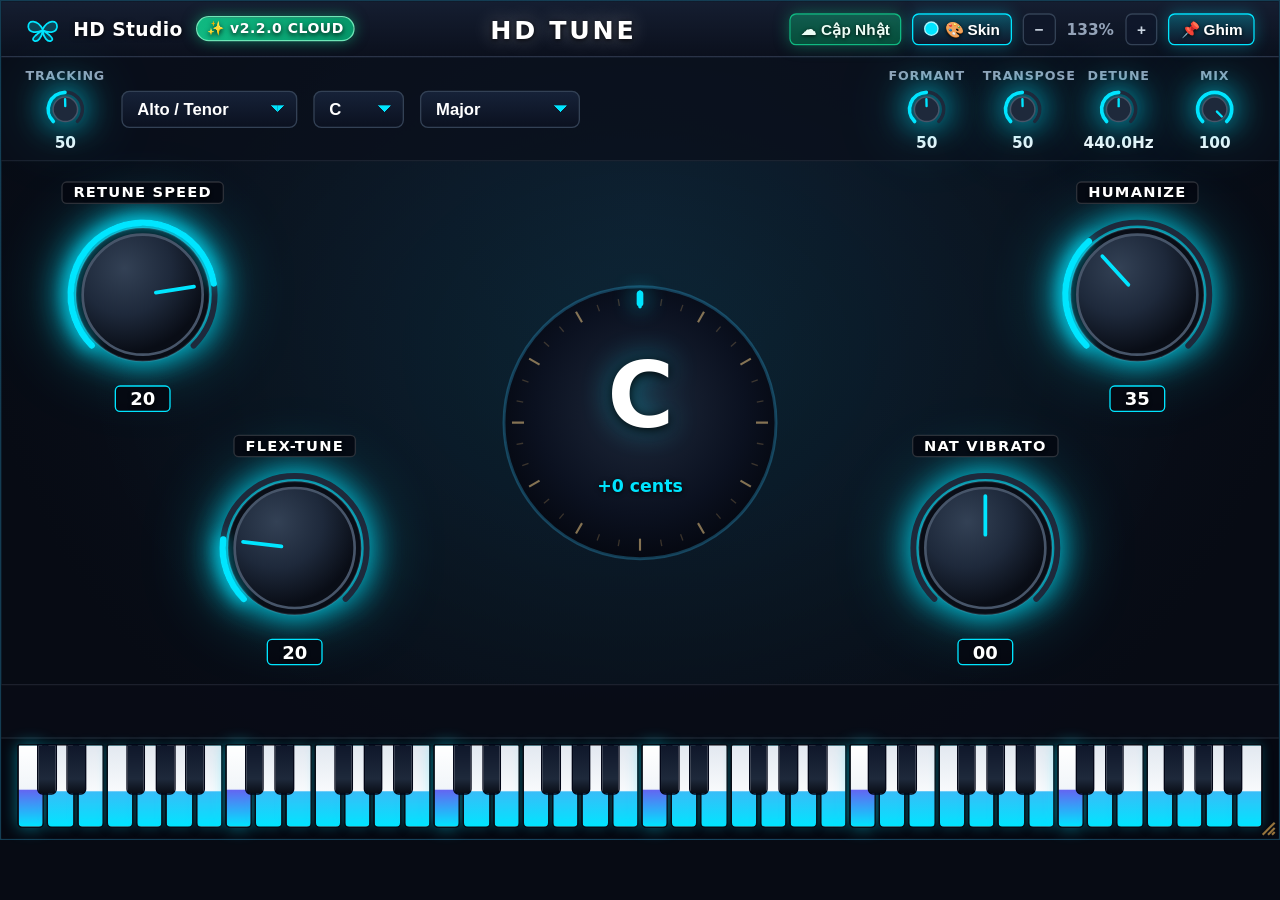
<file: KHO_CLOUD_GITHUB_HONGDANG/hdautotune_index.html>
<!DOCTYPE html>
<html lang="en">
<head>
<meta charset="UTF-8" />
<meta name="viewport" content="width=device-width,initial-scale=1.0" />
<title>HD TUNE</title>
<style>
  :root {
    color-scheme: dark;
    --bg-dark: #070b14;
    --bg-panel: #0e1626;
    --gold-bright: #00e5ff;
    --gold-mid: #38bdf8;
    --gold-dim: #6366f1;
    --amber-arc: #00e5ff;
    --text-main: #ffffff;
    --text-sub: #cbd5e1;
    --border-warm: rgba(56, 189, 248, 0.28);
  }
  .skin-popover {
    position: absolute;
    top: 40px;
    right: 18px;
    width: 320px;
    background: rgba(11, 15, 25, 0.97);
    border: 1.5px solid var(--gold-bright);
    border-radius: 10px;
    padding: 10px;
    z-index: 100;
    box-shadow: 0 18px 45px rgba(0,0,0,0.92), 0 0 22px rgba(0, 229, 255, 0.35);
    display: none;
  }
  .skin-popover.open {
    display: block;
  }
  .skin-grid {
    display: grid;
    grid-template-columns: 1fr 1fr;
    gap: 5px;
    max-height: 210px;
    overflow-y: auto;
    padding-right: 2px;
  }
  .skin-item-btn {
    display: flex;
    align-items: center;
    gap: 6px;
    padding: 5px 7px;
    border-radius: 6px;
    border: 1px solid rgba(148, 163, 184, 0.22);
    background: rgba(20, 29, 47, 0.85);
    color: #f8fafc;
    font-size: 11px;
    font-weight: 700;
    cursor: pointer;
    text-align: left;
    white-space: nowrap;
    overflow: hidden;
    text-overflow: ellipsis;
  }
  .skin-item-btn:hover, .skin-item-btn.active {
    border-color: var(--gold-bright);
    background: rgba(255, 255, 255, 0.12);
  }
  .skin-dot {
    width: 11px;
    height: 11px;
    border-radius: 50%;
    flex-shrink: 0;
    border: 1px solid rgba(255,255,255,0.65);
  }
  * {
    box-sizing: border-box;
    user-select: none;
    -webkit-user-select: none;
    margin: 0;
    padding: 0;
  }
  html, body {
    width: 100%;
    height: 100%;
    overflow: hidden;
    background: var(--bg-dark);
    font-family: "Segoe UI", "Inter", system-ui, sans-serif;
    color: var(--text-main);
  }
  #viewport {
    position: relative;
    width: 960px;
    height: 630px;
    transform-origin: top left;
    background:
      radial-gradient(ellipse at 50% 42%, rgba(0, 229, 255, 0.08) 0%, transparent 62%),
      radial-gradient(ellipse at 50% 25%, var(--bg-panel) 0%, var(--bg-dark) 75%);
    display: flex;
    flex-direction: column;
    justify-content: space-between;
    border: 1px solid var(--border-warm);
  }

  /* Header Bar */
  .header-bar {
    position: relative;
    height: 42px;
    padding: 0 18px;
    display: flex;
    align-items: center;
    justify-content: space-between;
    background: linear-gradient(180deg, #151e31 0%, #0b101d 100%);
    border-bottom: 1px solid rgba(148, 163, 184, 0.16);
  }
  .brand-left {
    display: flex;
    align-items: center;
    gap: 10px;
    font-size: 14px;
    font-weight: 700;
    color: #ffffff !important;
    text-shadow: 0 1px 4px rgba(0, 0, 0, 0.85);
    letter-spacing: 0.3px;
    z-index: 2;
  }
  .brand-left span {
    color: #ffffff !important;
  }
  .plugin-title {
    position: absolute;
    left: 50%;
    top: 50%;
    transform: translate(-50%, -50%);
    text-align: center;
    font-size: 19px;
    font-weight: 900;
    letter-spacing: 2px;
    color: #ffffff !important;
    text-shadow: 0 1px 4px rgba(0, 0, 0, 0.9), 0 0 14px rgba(255, 255, 255, 0.35);
    pointer-events: none;
    white-space: nowrap;
  }
  .plugin-title span {
    color: #ffffff !important;
  }
  .header-right {
    display: flex;
    align-items: center;
    gap: 8px;
    font-size: 13px;
    font-weight: 600;
    color: #94a3b8;
    z-index: 2;
  }
  .hdr-tool-btn {
    height: 24px;
    padding: 0 8px;
    border-radius: 5px;
    border: 1px solid #334155;
    background: rgba(15, 23, 42, 0.88);
    color: #cbd5e1;
    font-size: 11.5px;
    font-weight: 700;
    cursor: pointer;
    display: inline-flex;
    align-items: center;
    gap: 4px;
    transition: all 0.12s ease;
  }
  .hdr-tool-btn:hover {
    border-color: var(--gold-bright);
    color: #ffffff;
    box-shadow: 0 0 10px rgba(0, 229, 255, 0.28);
  }
  .hdr-tool-btn.active {
    background: linear-gradient(180deg, rgba(0, 229, 255, 0.28) 0%, #0f172a 100%);
    border: 1.5px solid var(--gold-bright);
    color: #ffffff;
    text-shadow: 0 1px 3px rgba(0, 0, 0, 0.85);
    box-shadow: 0 0 12px rgba(0, 229, 255, 0.32);
  }
  .resize-corner-grip {
    position: absolute;
    right: 2px;
    bottom: 2px;
    width: 18px;
    height: 18px;
    cursor: nwse-resize;
    z-index: 50;
    display: flex;
    align-items: flex-end;
    justify-content: flex-end;
    opacity: 0.7;
  }
  .resize-corner-grip:hover {
    opacity: 1;
  }

  /* Top Control Strip */
  .top-strip {
    height: 78px;
    padding: 6px 18px;
    display: flex;
    align-items: center;
    justify-content: space-between;
    flex-wrap: nowrap;
    background: rgba(10, 15, 27, 0.76);
    border-bottom: 1px solid rgba(148, 163, 184, 0.12);
  }
  .top-left-group {
    display: flex;
    align-items: center;
    flex-wrap: nowrap;
    gap: 12px;
  }
  .top-right-group {
    display: flex;
    align-items: center;
    flex-wrap: nowrap;
    gap: 12px;
  }
  .mini-knob-col {
    display: flex;
    flex-direction: column;
    align-items: center;
    justify-content: center;
    width: 60px;
    gap: 2px;
  }
  .mini-label {
    width: 100%;
    height: 15px;
    line-height: 15px;
    text-align: center;
    font-size: 9.5px;
    font-weight: 700;
    letter-spacing: 0.6px;
    color: #94a3b8;
    text-transform: uppercase;
    white-space: nowrap;
  }
  .mini-val {
    width: 100%;
    height: 15px;
    line-height: 15px;
    text-align: center;
    font-size: 11.5px;
    font-weight: 700;
    color: #f1f5f9;
    white-space: nowrap;
  }
  .select-box {
    color-scheme: dark;
    appearance: none;
    -webkit-appearance: none;
    background-color: #0e1626;
    background-image: linear-gradient(45deg, transparent 50%, var(--gold-bright) 50%),
                      linear-gradient(135deg, var(--gold-bright) 50%, transparent 50%),
                      linear-gradient(180deg, #162238 0%, #0b1120 100%);
    background-position: calc(100% - 14px) 50%, calc(100% - 9px) 50%, 0 0;
    background-size: 5px 5px, 5px 5px, 100% 100%;
    background-repeat: no-repeat;
    color: #ffffff;
    border: 1.5px solid #334155;
    border-radius: 6px;
    padding: 6px 26px 6px 11px;
    font-size: 12.5px;
    font-weight: 700;
    cursor: pointer;
    outline: none;
    position: relative;
  }
  .select-box option {
    background-color: #0e1626;
    color: #ffffff;
    font-weight: 600;
    padding: 6px 10px;
  }
  .select-box:hover, .select-box:focus {
    border-color: var(--gold-bright);
    color: #ffffff;
    box-shadow: 0 0 10px rgba(0, 229, 255, 0.25);
  }
  .chk-pill {
    display: inline-flex;
    align-items: center;
    gap: 7px;
    font-size: 12.5px;
    font-weight: 700;
    color: #cbd5e1;
    cursor: pointer;
    padding: 5px 9px;
    border-radius: 6px;
    border: 1px solid transparent;
    transition: all 0.12s ease;
  }
  .chk-pill.active {
    background: linear-gradient(180deg, rgba(0, 229, 255, 0.22) 0%, rgba(15, 23, 42, 0.92) 100%);
    border-color: rgba(0, 229, 255, 0.55);
    color: #ffffff;
  }
  .chk-box {
    width: 16px;
    height: 16px;
    border-radius: 4px;
    border: 1.5px solid #475569;
    background: #0b1120;
    display: inline-flex;
    align-items: center;
    justify-content: center;
    transition: all 0.12s ease;
  }
  .chk-pill.active .chk-box {
    background: #0e1626;
    border-color: var(--gold-bright);
    box-shadow: 0 0 8px rgba(0, 229, 255, 0.35);
  }
  .chk-box svg {
    width: 11px;
    height: 11px;
    stroke: #ffffff;
    stroke-width: 2.6;
    fill: none;
    opacity: 0;
  }
  .chk-pill.active .chk-box svg {
    opacity: 1;
  }

  /* Center Main Stage */
  .knob-svg {
    filter: drop-shadow(0 0 12px var(--gold-bright)) drop-shadow(0 0 24px rgba(0, 229, 255, 0.32));
  }
  .main-stage {
    flex: 1;
    position: relative;
    display: grid;
    grid-template-columns: 270px 1fr 270px;
    align-items: center;
    padding: 6px 26px;
  }
  .side-column {
    height: 100%;
    display: flex;
    flex-direction: column;
     justify-content: space-around;
  }
  .side-column.left .knob-block:nth-child(1) {
    align-self: flex-start;
    margin-left: 16px;
  }
  .side-column.left .knob-block:nth-child(2) {
    align-self: flex-end;
    margin-right: 12px;
  }
  .side-column.right .knob-block:nth-child(1) {
    align-self: flex-end;
    margin-right: 16px;
  }
  .side-column.right .knob-block:nth-child(2) {
    align-self: flex-start;
    margin-left: 12px;
  }
  .knob-block {
    position: relative;
    z-index: 20;
    display: flex;
    flex-direction: column;
    align-items: center;
    gap: 4px;
  }
  .knob-title {
    position: relative;
    z-index: 30;
    display: inline-block;
    padding: 1px 8px;
    border-radius: 4px;
    background: rgba(5, 8, 17, 0.90);
    border: 1px solid rgba(255, 255, 255, 0.16);
    font-size: 11px;
    font-weight: 800;
    letter-spacing: 0.9px;
    color: #ffffff;
    text-shadow: 0 1px 3px #000000;
    text-transform: uppercase;
  }
  .knob-readout {
    position: relative;
    z-index: 30;
    display: inline-block;
    min-width: 42px;
    padding: 1px 8px;
    border-radius: 4px;
    background: rgba(5, 8, 17, 0.92);
    border: 1px solid var(--gold-bright);
    text-align: center;
    font-size: 13.5px;
    font-weight: 900;
    color: #ffffff;
    text-shadow: 0 1px 3px #000000;
  }
  .knob-svg {
    cursor: ns-resize;
    overflow: visible;
  }

  /* Center Pitch Gauge + Butterfly Key Badge */
  .center-gauge-col {
    display: flex;
    flex-direction: column;
    align-items: center;
    justify-content: center;
    position: relative;
  }
  .pitch-wheel-wrap {
    position: relative;
    width: 224px;
    height: 224px;
    display: flex;
    align-items: center;
    justify-content: center;
  }
  .pitch-note-readout {
    position: absolute;
    inset: 0;
    z-index: 30;
    display: flex;
    flex-direction: column;
    align-items: center;
    justify-content: center;
    pointer-events: none;
  }
  .pitch-note-name {
    font-size: 68px;
    font-weight: 900;
    color: #ffffff;
    line-height: 1;
    letter-spacing: -1px;
    text-shadow: 0 2px 8px rgba(0, 0, 0, 0.95), 0 0 22px rgba(0, 229, 255, 0.45);
  }
  .pitch-cents-text {
    margin-top: 26px;
    font-size: 13px;
    font-weight: 700;
    color: var(--gold-bright);
    text-shadow: 0 1px 4px rgba(0, 0, 0, 0.95);
  }
  .butterfly-badge {
    margin-top: -8px;
    position: relative;
    width: 174px;
    height: 92px;
    display: flex;
    align-items: center;
    justify-content: center;
  }
  .butterfly-key-letter {
    position: absolute;
    font-size: 36px;
    font-weight: 900;
    color: #ffffff;
    text-shadow: 0 0 14px rgba(0, 229, 255, 0.85);
    pointer-events: none;
    transform: translateY(4px);
  }

  /* Bottom Toolbar Bar */
  .bottom-bar {
    height: 40px;
    padding: 0 20px;
    display: flex;
    align-items: center;
    justify-content: space-between;
    background: rgba(8, 12, 22, 0.88);
    border-top: 1px solid rgba(148, 163, 184, 0.14);
  }
  .bottom-left {
    display: flex;
    align-items: center;
    gap: 18px;
  }
  .preset-nav {
    display: flex;
    align-items: center;
    gap: 28px;
    font-size: 13.5px;
    font-weight: 700;
    color: #f8fafc;
  }
  .nav-arrow {
    cursor: pointer;
    color: var(--gold-bright);
    font-size: 16px;
    padding: 2px 8px;
    border-radius: 4px;
  }
  .nav-arrow:hover {
    color: #ffffff;
    background: rgba(0, 229, 255, 0.15);
  }
  .bottom-right {
    display: flex;
    align-items: center;
    gap: 14px;
  }
  .throat-slider-wrap {
    display: flex;
    align-items: center;
    gap: 8px;
    font-size: 12px;
    font-weight: 600;
    color: #cbd5e1;
  }
  input[type=range].warm-slider {
    -webkit-appearance: none;
    appearance: none;
    width: 68px;
    height: 5px;
    border-radius: 99px;
    background: linear-gradient(90deg, var(--gold-bright) 0%, #1e293b 100%);
    outline: none;
    cursor: pointer;
  }
  input[type=range].warm-slider::-webkit-slider-thumb {
    -webkit-appearance: none;
    width: 12px;
    height: 12px;
    border-radius: 50%;
    background: var(--gold-bright);
    border: 2px solid #ffffff;
    box-shadow: 0 0 8px var(--gold-bright);
  }

  /* 6-Octave Piano Keyboard */
  .piano-strip {
    height: 76px;
    padding: 4px 12px 8px 12px;
    background: #050811;
    border-top: 1px solid rgba(148, 163, 184, 0.16);
    position: relative;
  }
  .piano-keys {
    position: relative;
    width: 100%;
    height: 100%;
    display: flex;
    gap: 2px;
  }
  .white-key {
    flex: 1;
    height: 100%;
    border-radius: 2px 2px 4px 4px;
    background: linear-gradient(180deg, #334155 0%, #475569 62%, #1e293b 100%);
    border: 1px solid #090d16;
    position: relative;
    cursor: pointer;
    overflow: hidden;
    transition: background 0.1s;
  }
  .white-key.in-scale {
    background: linear-gradient(180deg, #e2e8f0 0%, #f8fafc 56%, var(--gold-mid) 57%, var(--gold-bright) 100%);
    box-shadow: 0 0 8px rgba(0, 229, 255, 0.22);
  }
  .white-key.root-key {
    background: linear-gradient(180deg, #ffffff 0%, #f1f5f9 54%, var(--gold-dim) 55%, var(--gold-bright) 100%);
    box-shadow: 0 0 12px rgba(0, 229, 255, 0.45);
  }
  .white-key.active-sung {
    box-shadow: inset 0 0 0 2px #fff, 0 0 14px var(--gold-bright);
  }
  .black-key {
    position: absolute;
    top: 0;
    width: 1.55%;
    height: 60%;
    border-radius: 0 0 4px 4px;
    background: linear-gradient(180deg, #0f172a 0%, #1e293b 70%, #090d16 100%);
    border: 1px solid #020617;
    z-index: 3;
    cursor: pointer;
    transform: translateX(-50%);
  }
  .black-key.in-scale {
    background: linear-gradient(180deg, #1e293b 0%, #0f172a 62%, var(--gold-bright) 63%, var(--gold-dim) 100%);
    box-shadow: 0 0 8px rgba(0, 229, 255, 0.35);
  }
  .black-key.root-key {
    background: linear-gradient(180deg, #1e293b 0%, #0f172a 60%, #ffffff 61%, var(--gold-bright) 100%);
  }

  /* ===================================================================== */
  /* FULL GAME COSTUME ("TRANG PHỤC") SKIN TRANSFORMATION SYSTEM           */
  /* ===================================================================== */
  .stage-armor-overlay {
    position: absolute;
    inset: 0;
    width: 100%;
    height: 100%;
    pointer-events: none;
    z-index: 3;
    overflow: hidden;
  }
  .costume-crest-overlay {
    position: absolute;
    left: 50%;
    top: 50%;
    width: 340px;
    height: 310px;
    transform: translate(-50%, -50%);
    pointer-events: none;
    z-index: 15;
    display: flex;
    align-items: center;
    justify-content: center;
  }

  /* 1. HELLO KITTY KAWAII PASTEL PINK STUDIO OUTFIT */
  #viewport[data-skin="hellokitty"] {
    background:
      radial-gradient(circle at 20% 25%, rgba(255,255,255,0.55) 2px, transparent 3px) 0 0 / 28px 28px,
      radial-gradient(circle at 75% 70%, rgba(255,105,180,0.22) 2.5px, transparent 3.5px) 0 0 / 28px 28px,
      linear-gradient(180deg, #ffeef5 0%, #ffc6de 55%, #ffa6ca 100%) !important;
    border: 3px solid #ff69b4 !important;
  }
  #viewport[data-skin="hellokitty"] .header-bar,
  #viewport[data-skin="hellokitty"] .bottom-bar {
    background: linear-gradient(180deg, #ff7eb9 0%, #ff529a 100%) !important;
    border-color: #ffffff !important;
  }
  #viewport[data-skin="hellokitty"] .top-strip {
    background: rgba(255, 240, 246, 0.88) !important;
    border-bottom: 2px solid #ffb3d1 !important;
  }
  #viewport[data-skin="hellokitty"] .knob-title,
  #viewport[data-skin="hellokitty"] .knob-readout,
  #viewport[data-skin="hellokitty"] .mini-label,
  #viewport[data-skin="hellokitty"] .mini-val {
    background: #ffffff !important;
    color: #d61f69 !important;
    border: 1.5px solid #ff69b4 !important;
    text-shadow: none !important;
    border-radius: 999px !important;
  }
  #viewport[data-skin="hellokitty"] .select-box,
  #viewport[data-skin="hellokitty"] .hdr-tool-btn {
    background: #ffffff !important;
    color: #d61f69 !important;
    border: 1.5px solid #ff69b4 !important;
    border-radius: 999px !important;
    text-shadow: none !important;
  }
  #viewport[data-skin="hellokitty"] .hdr-tool-btn.active {
    background: linear-gradient(180deg, #ff69b4 0%, #ff1493 100%) !important;
    color: #ffffff !important;
    border-color: #ffffff !important;
  }
  #viewport[data-skin="hellokitty"] .piano-strip {
    background: #ffd1e6 !important;
    border-top: 2px solid #ff69b4 !important;
  }
  #viewport[data-skin="hellokitty"] .white-key {
    background: linear-gradient(180deg, #ffffff 0%, #fff0f6 70%, #ffc2dc 100%) !important;
  }
  #viewport[data-skin="hellokitty"] .white-key.in-scale {
    background: linear-gradient(180deg, #ffffff 0%, #ff9ec7 58%, #ff529a 100%) !important;
  }
  #viewport[data-skin="hellokitty"] .black-key {
    background: linear-gradient(180deg, #ff69b4 0%, #d61f69 100%) !important;
    border-color: #ffffff !important;
  }

  /* 2. NAKROTH THỨ NGUYÊN VỆ THẦN (ANIME MECHA CYBER HUD) */
  #viewport[data-skin="nakroth"] {
    background:
      linear-gradient(90deg, rgba(0, 240, 255, 0.07) 1px, transparent 1px) 0 0 / 24px 24px,
      linear-gradient(0deg, rgba(0, 240, 255, 0.07) 1px, transparent 1px) 0 0 / 24px 24px,
      radial-gradient(ellipse at 50% 30%, #0d2247 0%, #050b18 75%) !important;
    border: 2px solid #00f0ff !important;
  }
  #viewport[data-skin="nakroth"] .knob-title,
  #viewport[data-skin="nakroth"] .knob-readout {
    background: linear-gradient(135deg, #06152d 0%, #0f2942 100%) !important;
    border: 1px solid #fde047 !important;
    color: #00f0ff !important;
    clip-path: polygon(6px 0, 100% 0, calc(100% - 6px) 100%, 0 100%);
  }

  /* 3. TULEN THẦN SỨ ST-L79 */
  #viewport[data-skin="tulen"] {
    background:
      repeating-linear-gradient(45deg, rgba(251, 191, 36, 0.05) 0px, rgba(251, 191, 36, 0.05) 2px, transparent 2px, transparent 18px),
      radial-gradient(ellipse at 50% 25%, #3b280a 0%, #171005 68%, #090602 100%) !important;
    border: 2px solid #fbbf24 !important;
  }

  /* 4. LAURIEL THỨ NGUYÊN THÁNH NỮ */
  #viewport[data-skin="lauriel"] {
    background:
      radial-gradient(circle at 50% 10%, rgba(253, 224, 71, 0.16) 0%, transparent 48%),
      radial-gradient(ellipse at 50% 45%, #33104f 0%, #160726 70%, #0a0312 100%) !important;
    border: 2px solid #f0abfc !important;
  }

  /* 5. NGỘ KHÔNG TỀ THIÊN VÕ THÁNH */
  #viewport[data-skin="wukong"] {
    background:
      radial-gradient(circle at 50% 85%, rgba(239, 68, 68, 0.24) 0%, transparent 55%),
      radial-gradient(ellipse at 50% 25%, #3d1405 0%, #1c0802 70%, #0d0301 100%) !important;
    border: 2px solid #fbbf24 !important;
  }

  /* 6. VIOLET HUYẾT MA THẦN */
  #viewport[data-skin="violet_lq"] {
    background:
      repeating-linear-gradient(-45deg, rgba(255, 42, 95, 0.06) 0px, rgba(255, 42, 95, 0.06) 2px, transparent 2px, transparent 20px),
      radial-gradient(ellipse at 50% 35%, #3b0714 0%, #170308 70%, #0a0103 100%) !important;
    border: 2px solid #ff2a5f !important;
  }

  /* 7. MURAD SIÊU VIỆT VŨ TRỤ */
  #viewport[data-skin="murad"] {
    background:
      radial-gradient(circle at 18% 30%, rgba(255,255,255,0.6) 1px, transparent 2px) 0 0 / 50px 50px,
      radial-gradient(circle at 82% 65%, rgba(56,189,248,0.6) 1.5px, transparent 2.5px) 0 0 / 60px 60px,
      radial-gradient(ellipse at 50% 40%, #1c1954 0%, #0b0926 70%, #040312 100%) !important;
    border: 2px solid #818cf8 !important;
  }

  /* 8. TEL'ANNAS LƯỠNG NGHI LONG HẬU */
  #viewport[data-skin="telannas"] {
    background:
      radial-gradient(circle at 50% 20%, rgba(253, 224, 71, 0.12) 0%, transparent 50%),
      radial-gradient(ellipse at 50% 40%, #09362e 0%, #041a16 72%, #020d0b 100%) !important;
    border: 2px solid #10b981 !important;
  }

  /* 9. LILIANA NGUYỆT MỊ LY */
  #viewport[data-skin="liliana"] {
    background:
      radial-gradient(circle at 50% 15%, rgba(244, 114, 182, 0.2) 0%, transparent 55%),
      radial-gradient(ellipse at 50% 45%, #380e3b 0%, #19051c 72%, #0b020d 100%) !important;
    border: 2px solid #f472b6 !important;
  }

  /* 10. FLORENTINO TINH HỆ KIẾM THÁNH */
  #viewport[data-skin="florentino"] {
    background:
      radial-gradient(circle at 50% 25%, rgba(251, 191, 36, 0.16) 0%, transparent 50%),
      radial-gradient(ellipse at 50% 45%, #27104a 0%, #110624 72%, #070212 100%) !important;
    border: 2px solid #fbbf24 !important;
  }

  /* 11. RAZ BĂNG QUYỀN QUÁN QUÂN */
  #viewport[data-skin="raz"] {
    background:
      linear-gradient(135deg, rgba(255,255,255,0.08) 0%, transparent 40%),
      radial-gradient(ellipse at 50% 35%, #0f3156 0%, #07192e 72%, #030b17 100%) !important;
    border: 2px solid #7dd3fc !important;
  }

  /* 12. THANH LONG CHÍ TÔN */
  #viewport[data-skin="cyan"] {
    background:
      radial-gradient(circle at 50% 25%, rgba(0, 229, 255, 0.16) 0%, transparent 55%),
      radial-gradient(ellipse at 50% 40%, #0a2936 0%, #05131c 72%, #02080d 100%) !important;
    border: 2px solid #00e5ff !important;
  }
</style>
</head>
<body>
<div id="viewport">
  <!-- HEADER -->
  <div class="header-bar">
    <div class="brand-left">
      <svg width="26" height="20" viewBox="0 0 36 28" fill="none">
        <path d="M18 14C13 4 2 3 3 12C4 18 12 18 18 15C12 19 5 24 9 26C13 28 17 22 18 16C19 22 23 28 27 26C31 24 24 19 18 15C24 18 32 18 33 12C34 3 23 4 18 14Z" stroke="var(--gold-bright)" stroke-width="1.8" fill="rgba(0,229,255,0.22)"/>
      </svg>
      <span>HD Studio</span>
      <span id="hdrVersionBadge" style="font-size:10.5px;font-weight:900;padding:2px 7px;border-radius:999px;background:linear-gradient(90deg,#10b981,#059669);color:#ffffff;border:1px solid #6ee7b7;box-shadow:0 0 10px rgba(16,185,129,0.55);letter-spacing:0.4px;">✨ v2.2.0 CLOUD</span>
    </div>
    <div class="plugin-title" style="left:44%;">HD <span>TUNE</span></div>
    <div class="header-right">
      <button class="hdr-tool-btn active" id="btnCloudUpdate" title="Kiểm tra & Cập nhật phần mềm trực tuyến từ Cloud Hồng Đăng Studio" style="border-color:#10b981;color:#ecfdf5;background:linear-gradient(180deg,rgba(16,185,129,0.42) 0%,#064e3b 100%);box-shadow:0 0 12px rgba(16,185,129,0.45);">
        <span>☁ Cập Nhật</span>
      </button>
      <button class="hdr-tool-btn active" id="btnSkinMenu" title="Chọn Skin Liên Quân, Hello Kitty & Đổi Màu Tùy Ý">
        <span class="skin-dot" id="activeSkinDot" style="background: var(--gold-bright);"></span>
        <span>🎨 Skin</span>
      </button>
      <button class="hdr-tool-btn" id="btnZoomOut" title="Thu nhỏ giao diện (-)">−</button>
      <span id="zoomPctLabel" style="font-size:11.5px; min-width:36px; text-align:center; cursor:pointer;" title="Nhấn để về 100%">100%</span>
      <button class="hdr-tool-btn" id="btnZoomIn" title="Phóng to giao diện (+)">+</button>
      <button class="hdr-tool-btn active" id="btnPinTop" title="Ghim cửa sổ luôn nổi (Không tắt khi mở ứng dụng khác)">📌 Ghim</button>
    </div>
    <div class="skin-popover" id="skinPopover"></div>
  </div>

  <!-- TOP CONTROL STRIP -->
  <div class="top-strip">
    <div class="top-left-group">
      <!-- TRACKING -->
      <div class="mini-knob-col">
        <div class="mini-label">TRACKING</div>
        <svg class="knob-svg mini-knob" data-param="tracking" data-min="1" data-max="100" data-step="1" width="32" height="32" viewBox="0 0 40 40"></svg>
        <div class="mini-val" id="val-tracking">50</div>
      </div>

      <!-- VOICE TYPE -->
      <select class="select-box" id="sel-inputType" style="min-width: 132px;">
        <option value="0">Alto / Tenor</option>
        <option value="1">Soprano</option>
        <option value="2">Low Male</option>
        <option value="3">Instrument</option>
        <option value="4">Bass</option>
      </select>

      <!-- KEY -->
      <select class="select-box" id="sel-key" style="min-width: 68px;">
        <option value="0">C</option>
        <option value="1">C#</option>
        <option value="2">D</option>
        <option value="3">D#</option>
        <option value="4">E</option>
        <option value="5">F</option>
        <option value="6">F#</option>
        <option value="7">G</option>
        <option value="8">G#</option>
        <option value="9">A</option>
        <option value="10">A#</option>
        <option value="11">B</option>
      </select>

      <!-- SCALE -->
      <select class="select-box" id="sel-scale" style="min-width: 120px;">
        <option value="0">Major</option>
        <option value="1">Minor</option>
        <option value="2">Dorian</option>
        <option value="3">Chromatic</option>
      </select>

      <!-- LiveKey Follow (Tích ngầm tự động, ẩn chữ theo yêu cầu) -->
      <div class="chk-pill active" id="chk-autoSync" style="display:none;" title="Chỉ nhận Tông từ HD KEY (Không bao giờ tự nhảy Tông khi nói vào Mic)">
        <span class="chk-box"><svg viewBox="0 0 12 12"><polyline points="2,6 5,9 10,3"/></svg></span>
        <span>LiveKey Follow</span>
      </div>

      <!-- Low Latency (Tích ngầm tự động, ẩn chữ theo yêu cầu) -->
      <div class="chk-pill active" id="chk-lowLatency" style="display:none;" title="Zero Latency (0.0 ms) - Không trễ tiếng khi hát Live">
        <span class="chk-box"><svg viewBox="0 0 12 12"><polyline points="2,6 5,9 10,3"/></svg></span>
        <span>Low Latency</span>
      </div>
    </div>

    <!-- TOP RIGHT MINI KNOBS (1..100) -->
    <div class="top-right-group">
      <div class="mini-knob-col">
        <div class="mini-label">FORMANT</div>
        <svg class="knob-svg mini-knob" data-param="formant" data-min="1" data-max="100" data-step="1" width="32" height="32" viewBox="0 0 40 40"></svg>
        <div class="mini-val" id="val-formant">50</div>
      </div>
      <div class="mini-knob-col">
        <div class="mini-label">TRANSPOSE</div>
        <svg class="knob-svg mini-knob" data-param="transpose" data-min="1" data-max="100" data-step="1" width="32" height="32" viewBox="0 0 40 40"></svg>
        <div class="mini-val" id="val-transpose">50</div>
      </div>
      <div class="mini-knob-col">
        <div class="mini-label">DETUNE</div>
        <svg class="knob-svg mini-knob" data-param="detune" data-min="415.0" data-max="465.0" data-step="0.1" width="32" height="32" viewBox="0 0 40 40"></svg>
        <div class="mini-val" id="val-detune">440.0Hz</div>
      </div>
      <div class="mini-knob-col">
        <div class="mini-label">MIX</div>
        <svg class="knob-svg mini-knob" data-param="mix" data-min="1" data-max="100" data-step="1" width="32" height="32" viewBox="0 0 40 40"></svg>
        <div class="mini-val" id="val-mix">100</div>
      </div>
    </div>
  </div>

  <!-- MAIN STAGE -->
  <div class="main-stage">
    <div class="stage-armor-overlay" id="atStageArmor"></div>
    <canvas id="atDragonCanvas" width="960" height="360" style="position:absolute; inset:0; width:100%; height:100%; pointer-events:none; z-index:4;"></canvas>
    <!-- LEFT 2 LARGE KNOBS (1..100) -->
    <div class="side-column left">
      <div class="knob-block">
        <div class="knob-title">RETUNE SPEED</div>
        <svg class="knob-svg big-knob" data-param="retuneSpeed" data-min="0" data-max="100" data-step="1" data-invert="1" width="128" height="128" viewBox="0 0 128 128"></svg>
        <div class="knob-readout" id="val-retuneSpeed">20</div>
      </div>
      <div class="knob-block">
        <div class="knob-title">FLEX-TUNE</div>
        <svg class="knob-svg big-knob" data-param="flexTune" data-min="1" data-max="100" data-step="1" width="128" height="128" viewBox="0 0 128 128"></svg>
        <div class="knob-readout" id="val-flexTune">20</div>
      </div>
    </div>

    <!-- CENTER PITCH WHEEL + CHARACTER COSTUME EMBLEM -->
    <div class="center-gauge-col">
      <div class="pitch-wheel-wrap">
        <div class="costume-crest-overlay" id="atCostumeCrest"></div>
        <svg width="224" height="224" viewBox="0 0 224 224" style="position:relative; z-index:10;">
          <defs>
            <radialGradient id="dialGrad" cx="50%" cy="45%" r="55%">
              <stop offset="0%" stop-color="#1e293b"/>
              <stop offset="70%" stop-color="#0b1120"/>
              <stop offset="100%" stop-color="#050811"/>
            </radialGradient>
          </defs>
          <circle cx="112" cy="112" r="102" fill="url(#dialGrad)" stroke="var(--border-warm)" stroke-width="2.2"/>
          <g id="dialTicks"></g>
          <!-- Top center reference tick -->
          <line x1="112" y1="14" x2="112" y2="25" stroke="var(--gold-bright)" stroke-width="2.6" stroke-linecap="round"/>
          <!-- Live Cents Indicator Pill on Perimeter -->
          <g id="centsOrbGroup" transform="rotate(0 112 112)">
            <rect x="109.5" y="13" width="5" height="12" rx="2.5" fill="var(--gold-bright)" filter="drop-shadow(0 0 8px var(--gold-bright))"/>
          </g>
        </svg>
        <div class="pitch-note-readout">
          <div class="pitch-note-name" id="centerNoteName">C</div>
          <div class="pitch-cents-text" id="centerCentsText">+0 cents</div>
        </div>
      </div>
    </div>

    <!-- RIGHT 2 LARGE KNOBS -->
    <div class="side-column right">
      <div class="knob-block">
        <div class="knob-title">HUMANIZE</div>
        <svg class="knob-svg big-knob" data-param="humanize" data-min="1" data-max="100" data-step="1" width="128" height="128" viewBox="0 0 128 128"></svg>
        <div class="knob-readout" id="val-humanize">35</div>
      </div>
      <div class="knob-block">
        <div class="knob-title">NAT VIBRATO</div>
        <svg class="knob-svg big-knob" data-param="natVibrato" data-min="-12.0" data-max="12.0" data-step="0.1" width="128" height="128" viewBox="0 0 128 128"></svg>
        <div class="knob-readout" id="val-natVibrato">00</div>
      </div>
    </div>
  </div>

  <!-- BOTTOM TOOLBAR (Đã ẩn chữ HOLD & Classic theo yêu cầu) -->
  <div class="bottom-bar">
    <div class="bottom-left" style="display:none;">
      <div class="chk-pill" id="chk-hold">
        <span class="chk-box"><svg viewBox="0 0 12 12"><polyline points="2,6 5,9 10,3"/></svg></span>
        <span>HOLD</span>
      </div>
      <div class="chk-pill" id="chk-classic" title="Chế độ Auto-Tune 5 Classic vs Auto-Tune Pro X Modern">
        <span class="chk-box"><svg viewBox="0 0 12 12"><polyline points="2,6 5,9 10,3"/></svg></span>
        <span>Classic</span>
      </div>
    </div>
  </div>

  <!-- 6-OCTAVE INTERACTIVE PIANO KEYBOARD -->
  <div class="piano-strip">
    <div class="piano-keys" id="pianoContainer"></div>
  </div>

  <!-- BOTTOM-RIGHT RESIZE GRIP -->
  <div class="resize-corner-grip" id="resizeGrip" title="Kéo để phóng to / thu nhỏ plugin">
    <svg width="14" height="14" viewBox="0 0 14 14">
      <line x1="4" y1="13" x2="13" y2="4" stroke="#d5a350" stroke-width="1.6"/>
      <line x1="8" y1="13" x2="13" y2="8" stroke="#d5a350" stroke-width="1.6"/>
      <line x1="11" y1="13" x2="13" y2="11" stroke="#d5a350" stroke-width="1.6"/>
    </svg>
  </div>
  <!-- CLOUD UPDATE MODAL POPUP -->
  <div id="cloudUpdateModal" style="display:none;position:absolute;inset:0;background:rgba(4,8,18,0.86);backdrop-filter:blur(6px);z-index:9999;align-items:center;justify-content:center;">
    <div style="width:490px;background:linear-gradient(180deg,#0f172a 0%,#090d16 100%);border:2px solid #10b981;border-radius:16px;padding:22px 24px;box-shadow:0 0 42px rgba(16,185,129,0.5);color:#f8fafc;text-align:center;">
      <div style="font-size:34px;margin-bottom:6px;">🚀</div>
      <div id="cloudModalTitle" style="font-size:17px;font-weight:900;color:#34d399;margin-bottom:10px;letter-spacing:0.4px;">ĐANG KIỂM TRA CẬP NHẬT CLOUD...</div>
      <div id="cloudModalDetail" style="font-size:13px;line-height:1.6;color:#cbd5e1;margin-bottom:16px;background:rgba(15,23,42,0.9);border:1px solid #1e293b;border-radius:10px;padding:12px 14px;text-align:left;">
        Đang kết nối tới kho lưu trữ Hồng Đăng Studio:<br><b style="color:#38bdf8;">github.com/mentorlehaidang-create/hongdang-update</b>
      </div>
      <div style="display:flex;gap:10px;justify-content:center;">
        <button id="btnApplyCloudReload" style="background:linear-gradient(180deg,#f59e0b 0%,#d97706 100%);border:1px solid #fde68a;color:#ffffff;font-weight:900;font-size:13px;padding:9px 18px;border-radius:8px;cursor:pointer;box-shadow:0 0 14px rgba(245,158,11,0.5);">⚡ ÁP DỤNG & LÀM MỚI GIAO DIỆN NGAY</button>
        <button id="btnCloseCloudModal" style="background:linear-gradient(180deg,#10b981 0%,#059669 100%);border:1px solid #6ee7b7;color:#ffffff;font-weight:800;font-size:13px;padding:9px 22px;border-radius:8px;cursor:pointer;box-shadow:0 0 14px rgba(16,185,129,0.4);">ĐÓNG</button>
      </div>
    </div>
  </div>
</div>

<script>
  const KEY_NAMES = ["C","C#","D","D#","E","F","F#","G","G#","A","A#","B"];
  const SCALE_INTERVALS = [
    [1,0,1,0,1,1,0,1,0,1,0,1], // 0: Major
    [1,0,1,1,0,1,0,1,1,0,1,0], // 1: Minor
    [1,0,1,1,0,1,0,1,0,1,1,0], // 2: Dorian
    [1,1,1,1,1,1,1,1,1,1,1,1]  // 3: Chromatic
  ];

  const state = {
    retuneSpeed: 20,
    flexTune: 20,
    humanize: 35,
    natVibrato: 0.0,
    tracking: 50,
    inputType: 0,
    key: 0,
    scale: 0,
    autoSync: true,
    lowLatency: true,
    formant: 50,
    transpose: 50,
    detune: 440.0,
    mix: 100,
    hold: false,
    classic: false,
    preset: 0,
    noteMask: 0,
    notePc: 0,
    cents: 0,
    active: false
  };

  function emitToHost(eventName, payload) {
    if (window.__JUCE__ && window.__JUCE__.backend) {
      window.__JUCE__.backend.emitEvent(eventName, payload || {});
    }
  }

  function setParam(id, value) {
    state[id] = value;
    emitToHost("setParam", { id, value: Number(value) });
    renderAll();
  }

  // Build radial ticks on center pitch dial
  (function buildDialTicks() {
    const g = document.getElementById("dialTicks");
    let html = "";
    for (let i = 0; i < 36; i++) {
      if (i === 0) continue;
      const angle = i * 10;
      const isMajor = (i % 3 === 0);
      const y1 = isMajor ? 16 : 18;
      const y2 = isMajor ? 25 : 23;
      const col = isMajor ? "rgba(235, 198, 132, 0.55)" : "rgba(210, 172, 108, 0.25)";
      html += `<line x1="112" y1="${y1}" x2="112" y2="${y2}" stroke="${col}" stroke-width="${isMajor ? 1.6 : 1}" transform="rotate(${angle} 112 112)"/>`;
    }
    g.innerHTML = html;
  })();

  // Build 6-Octave Piano Roll
  const whiteKeyEls = [];
  const blackKeyEls = [];
  (function buildPiano() {
    const container = document.getElementById("pianoContainer");
    const whitePcs = [0, 2, 4, 5, 7, 9, 11];
    const blackMap = [
      { afterWhite: 0, pc: 1 },
      { afterWhite: 1, pc: 3 },
      { afterWhite: 3, pc: 6 },
      { afterWhite: 4, pc: 8 },
      { afterWhite: 5, pc: 10 }
    ];
    const octaves = 6;
    const totalWhites = octaves * 7;

    for (let oct = 0; oct < octaves; oct++) {
      for (let w = 0; w < 7; w++) {
        const pc = whitePcs[w];
        const div = document.createElement("div");
        div.className = "white-key";
        div.dataset.pc = pc;
        div.addEventListener("click", () => toggleNoteMask(pc));
        container.appendChild(div);
        whiteKeyEls.push(div);
      }
    }

    for (let oct = 0; oct < octaves; oct++) {
      for (const bm of blackMap) {
        const whiteIdx = oct * 7 + bm.afterWhite + 1;
        const leftPct = (whiteIdx / totalWhites) * 100;
        const div = document.createElement("div");
        div.className = "black-key";
        div.style.left = `${leftPct}%`;
        div.dataset.pc = bm.pc;
        div.addEventListener("click", (e) => {
          e.stopPropagation();
          toggleNoteMask(bm.pc);
        });
        container.appendChild(div);
        blackKeyEls.push(div);
      }
    }
  })();

  function toggleNoteMask(pc) {
    const bit = (1 << pc);
    const nextMask = (state.noteMask ^ bit) & 0xFFF;
    setParam("noteMask", nextMask);
  }

  function polarToCartesian(cx, cy, r, angleDeg) {
    const rad = (angleDeg - 90) * Math.PI / 180.0;
    return { x: cx + r * Math.cos(rad), y: cy + r * Math.sin(rad) };
  }

  function describeArc(cx, cy, r, startAngle, endAngle) {
    if (Math.abs(endAngle - startAngle) < 0.1) return "";
    const start = polarToCartesian(cx, cy, r, endAngle);
    const end = polarToCartesian(cx, cy, r, startAngle);
    const largeArcFlag = endAngle - startAngle <= 180 ? "0" : "1";
    return ["M", start.x, start.y, "A", r, r, 0, largeArcFlag, 0, end.x, end.y].join(" ");
  }

  function renderKnobSvg(svg) {
    const param = svg.dataset.param;
    const min = parseFloat(svg.dataset.min);
    const max = parseFloat(svg.dataset.max);
    const isInverted = svg.dataset.invert === "1";
    const val = Number(state[param] ?? min);
    if (svg._lastVal === val) return;
    svg._lastVal = val;
    const rawNorm = Math.max(0, Math.min(1, (val - min) / (max - min)));
    // For Retune Speed (inverted): left (-135 deg) = 100 (Min/Off Tune), right (+135 deg) = 0 (Max Tune)
    const norm = isInverted ? (1.0 - rawNorm) : rawNorm;
    const isBipolarCenter = (param === "natVibrato");
    const isBig = svg.classList.contains("big-knob");

    const endDeg = -135 + norm * 270;

    if (isBig) {
      const cx = 64, cy = 64, rArc = 54, rBody = 45;
      const trackPath = describeArc(cx, cy, rArc, -135, 135);
      let valPath = "";
      if (isBipolarCenter) {
        if (Math.abs(endDeg) > 0.5) {
          valPath = endDeg > 0
            ? describeArc(cx, cy, rArc, 0, endDeg)
            : describeArc(cx, cy, rArc, endDeg, 0);
        }
      } else {
        valPath = norm > 0.003 ? describeArc(cx, cy, rArc, -135, endDeg) : "";
      }
      const ptr = polarToCartesian(cx, cy, rBody - 6, endDeg);
      const ctr = polarToCartesian(cx, cy, 10, endDeg);
      let capEmblem = "";
      const curSkin = (typeof activeSkinId !== "undefined") ? activeSkinId : "origin";
      if (curSkin === "hellokitty") {
        capEmblem = `<circle cx="${cx}" cy="${cy}" r="${rBody - 2}" fill="#fff0f6" stroke="#ff69b4" stroke-width="2.5"/>
          <path d="M64,72 C55,62 47,67 55,76 L64,84 L73,76 C81,67 73,62 64,72 Z" fill="#ff69b4"/>
          <g transform="translate(92,32) rotate(22)">
            <ellipse cx="-7" cy="0" rx="7" ry="5" fill="#ff1493" stroke="#fff" stroke-width="1.3"/>
            <ellipse cx="7" cy="0" rx="7" ry="5" fill="#ff1493" stroke="#fff" stroke-width="1.3"/>
            <circle r="3.5" fill="#ffb6c1" stroke="#fff" stroke-width="1"/>
          </g>`;
      } else if (curSkin === "nakroth") {
        capEmblem = `<polygon points="64,24 98,44 98,84 64,104 30,84 30,44" fill="rgba(6,21,45,0.9)" stroke="#fde047" stroke-width="2"/>`;
      } else if (curSkin === "tulen") {
        capEmblem = `<circle cx="${cx}" cy="${cy}" r="38" fill="none" stroke="#fbbf24" stroke-width="2.5" stroke-dasharray="8 5"/>
          <polygon points="64,32 90,78 38,78" fill="none" stroke="#fef08a" stroke-width="1.6"/>
          <polygon points="64,96 90,50 38,50" fill="none" stroke="#38bdf8" stroke-width="1.6"/>`;
      } else if (curSkin === "wukong" || curSkin === "lauriel" || curSkin === "florentino" || curSkin === "cyan") {
        capEmblem = `<circle cx="${cx}" cy="${cy}" r="40" fill="none" stroke="#fde047" stroke-width="2"/>
          <polygon points="64,28 72,56 100,64 72,72 64,100 56,72 28,64 56,56" fill="rgba(253,224,71,0.18)" stroke="var(--gold-bright)" stroke-width="1.5"/>`;
      } else if (curSkin !== "origin") {
        capEmblem = `<circle cx="${cx}" cy="${cy}" r="38" fill="none" stroke="var(--gold-bright)" stroke-width="1.8" stroke-dasharray="6 4"/>`;
      }
      svg.innerHTML = `
        <defs>
          <radialGradient id="goldCap_${param}" cx="35%" cy="28%" r="70%">
            <stop offset="0%" stop-color="#334155"/>
            <stop offset="55%" stop-color="#1e293b"/>
            <stop offset="100%" stop-color="#090d16"/>
          </radialGradient>
        </defs>
        <circle cx="${cx}" cy="${cy}" r="${rBody + 5}" fill="#090d16" stroke="rgba(148,163,184,0.18)" stroke-width="1.5"/>
        <path d="${trackPath}" fill="none" stroke="#1e293b" stroke-width="4.4" stroke-linecap="round"/>
        ${valPath ? `<path d="${valPath}" fill="none" stroke="var(--gold-bright)" stroke-width="4.8" stroke-linecap="round" filter="drop-shadow(0 0 6px var(--gold-bright))"/>` : ""}
        <circle cx="${cx}" cy="${cy}" r="${rBody}" fill="url(#goldCap_${param})" stroke="#475569" stroke-width="2"/>
        ${capEmblem}
        <line x1="${ctr.x}" y1="${ctr.y}" x2="${ptr.x}" y2="${ptr.y}" stroke="var(--gold-bright)" stroke-width="2.8" stroke-linecap="round"/>
      `;
    } else {
      const cx = 20, cy = 20, rArc = 16, rBody = 11.5;
      const trackPath = describeArc(cx, cy, rArc, -135, 135);
      const valPath = norm > 0.003 ? describeArc(cx, cy, rArc, -135, endDeg) : "";
      const ptr = polarToCartesian(cx, cy, rBody - 2, endDeg);
      const ctr = polarToCartesian(cx, cy, 3, endDeg);
      svg.innerHTML = `
        <path d="${trackPath}" fill="none" stroke="#1e293b" stroke-width="3.2" stroke-linecap="round"/>
        ${valPath ? `<path d="${valPath}" fill="none" stroke="var(--gold-bright)" stroke-width="3.5" stroke-linecap="round"/>` : ""}
        <circle cx="${cx}" cy="${cy}" r="${rBody}" fill="#1e293b" stroke="#475569" stroke-width="1.4"/>
        <line x1="${ctr.x}" y1="${ctr.y}" x2="${ptr.x}" y2="${ptr.y}" stroke="var(--gold-bright)" stroke-width="2.2" stroke-linecap="round"/>
      `;
    }
  }

  // Interactive Drag for All Knobs
  document.querySelectorAll(".knob-svg").forEach(svg => {
    let dragging = false;
    let startY = 0;
    let startVal = 0;
    const param = svg.dataset.param;
    const min = parseFloat(svg.dataset.min);
    const max = parseFloat(svg.dataset.max);
    const step = parseFloat(svg.dataset.step || "1");
    const isInverted = svg.dataset.invert === "1";
    const dirSign = isInverted ? -1 : 1;

    svg.addEventListener("pointerdown", e => {
      dragging = true;
      startY = e.clientY;
      startVal = Number(state[param] ?? min);
      svg.setPointerCapture(e.pointerId);
    });
    svg.addEventListener("pointermove", e => {
      if (!dragging) return;
      const dy = (startY - e.clientY) * dirSign;
      const delta = (dy / 160) * (max - min);
      let next = Math.max(min, Math.min(max, startVal + delta));
      next = Number((Math.round(next / step) * step).toFixed(2));
      setParam(param, next);
    });
    svg.addEventListener("pointerup", e => {
      dragging = false;
      try { svg.releasePointerCapture(e.pointerId); } catch (_) {}
    });
    svg.addEventListener("dblclick", () => {
      if (param === "natVibrato") setParam(param, 0.0);
      else if (param === "detune") setParam(param, 440.0);
      else if (param === "retuneSpeed") setParam(param, 20);
      else if (param === "flexTune") setParam(param, 20);
      else if (param === "humanize") setParam(param, 35);
      else if (param === "mix") setParam(param, 100);
      else setParam(param, 50);
    });
    svg.addEventListener("wheel", e => {
      e.preventDefault();
      const dir = (e.deltaY < 0 ? 1 : -1) * dirSign;
      const cur = Number(state[param] ?? min);
      let next = Math.max(min, Math.min(max, cur + dir * step));
      next = Number((Math.round(next / step) * step).toFixed(2));
      setParam(param, next);
    }, { passive: false });
  });

  // Wire Dropdowns & Checkboxes
  ["inputType", "key", "scale"].forEach(id => {
    const el = document.getElementById("sel-" + id);
    el.addEventListener("change", () => setParam(id, parseInt(el.value, 10)));
  });

  function wireToggle(id) {
    const el = document.getElementById("chk-" + id);
    el.addEventListener("click", () => {
      setParam(id, !state[id] ? 1 : 0);
    });
  }
  ["autoSync", "lowLatency", "hold", "classic"].forEach(wireToggle);

  const btnResetDefault = document.getElementById("btnResetDefault");
  if (btnResetDefault) {
    btnResetDefault.addEventListener("click", () => {
      state.retuneSpeed = 25;
      state.flexTune = 20;
      state.humanize = 35;
      state.natVibrato = 1;
      state.tracking = 50;
      state.formant = 50;
      state.transpose = 50;
      state.detune = 50;
      state.mix = 100;
      state.hold = false;
      state.classic = false;
      state.noteMask = 0;
      emitToHost("resetDefault", {});
      renderAll();
    });
  }

  function clamp0to100(v) {
    return Math.max(0, Math.min(100, Math.round(Number(v) ?? 0)));
  }

  function clamp1to100(v) {
    return Math.max(1, Math.min(100, Math.round(Number(v) || 1)));
  }

  function formatNatVibrato(v) {
    const num = Math.max(-12.0, Math.min(12.0, Math.round((Number(v) || 0) * 10) / 10));
    if (Math.abs(num) < 0.05) return "00";
    return (num > 0 ? "+" : "") + num.toFixed(1);
  }

  function formatDetuneHz(v) {
    const raw = Number(v);
    const hz = (raw >= 300) ? Math.max(415.0, Math.min(465.0, raw)) : 440.0;
    return hz.toFixed(1) + "Hz";
  }

  function renderAll() {
    document.querySelectorAll(".knob-svg").forEach(renderKnobSvg);

    document.getElementById("val-retuneSpeed").textContent = clamp0to100(state.retuneSpeed);
    document.getElementById("val-flexTune").textContent = clamp1to100(state.flexTune);
    document.getElementById("val-humanize").textContent = clamp1to100(state.humanize);
    document.getElementById("val-natVibrato").textContent = formatNatVibrato(state.natVibrato);
    document.getElementById("val-tracking").textContent = clamp1to100(state.tracking);
    document.getElementById("val-formant").textContent = clamp1to100(state.formant);
    document.getElementById("val-transpose").textContent = clamp1to100(state.transpose);
    document.getElementById("val-detune").textContent = formatDetuneHz(state.detune);
    document.getElementById("val-mix").textContent = clamp1to100(state.mix);

    document.getElementById("sel-inputType").value = String(state.inputType);
    document.getElementById("sel-key").value = String(state.key);
    document.getElementById("sel-scale").value = String(state.scale);

    document.getElementById("chk-autoSync").classList.toggle("active", !!state.autoSync);
    document.getElementById("chk-lowLatency").classList.toggle("active", !!state.lowLatency);
    document.getElementById("chk-hold").classList.toggle("active", !!state.hold);
    document.getElementById("chk-classic").classList.toggle("active", !!state.classic);

    const keyName = KEY_NAMES[state.key] || "C";

    // Center Pitch Note & Cents
    const dispNote = state.active ? (KEY_NAMES[state.notePc] || keyName) : keyName;
    document.getElementById("centerNoteName").textContent = dispNote;
    const c = Math.round(state.active ? state.cents : 0);
    document.getElementById("centerCentsText").textContent = `${c >= 0 ? "+" : ""}${c} cents`;

    const orbDeg = Math.max(-110, Math.min(110, (c / 50) * 100));
    document.getElementById("centsOrbGroup").setAttribute("transform", `rotate(${orbDeg} 112 112)`);

    // Update Piano Keyboard Highlighting
    const scaleArr = SCALE_INTERVALS[state.scale] || SCALE_INTERVALS[0];
    const updateKeyEl = (el) => {
      const pc = parseInt(el.dataset.pc, 10);
      const bypassed = (state.noteMask & (1 << pc)) !== 0;
      const rel = ((pc - state.key) % 12 + 12) % 12;
      const inScale = !bypassed && scaleArr[rel] === 1;
      const isRoot = !bypassed && (pc === state.key);
      el.classList.toggle("in-scale", inScale);
      el.classList.toggle("root-key", isRoot);
      el.classList.toggle("active-sung", state.active && state.notePc === pc);
    };
    whiteKeyEls.forEach(updateKeyEl);
    blackKeyEls.forEach(updateKeyEl);
  }

  // Responsive Scaling & Interactive Window Resize + Pin Always-On-Top on Windows Desktop
  let currentScalePct = 100;
  let isPinnedTop = true;

  function applyWindowScale(pct) {
    currentScalePct = Math.max(65, Math.min(165, Math.round(pct)));
    document.getElementById("zoomPctLabel").textContent = `${currentScalePct}%`;
    const newW = Math.round(960 * (currentScalePct / 100));
    const newH = Math.round(630 * (currentScalePct / 100));
    emitToHost("resizeWindow", { width: newW, height: newH });
  }

  document.getElementById("btnZoomOut").addEventListener("click", () => {
    applyWindowScale(currentScalePct - 10);
    emitToHost("stepZoom", { delta: -0.10 });
  });
  document.getElementById("btnZoomIn").addEventListener("click", () => {
    applyWindowScale(currentScalePct + 10);
    emitToHost("stepZoom", { delta: 0.10 });
  });
  document.getElementById("zoomPctLabel").addEventListener("click", () => applyWindowScale(100));

  const btnPinTop = document.getElementById("btnPinTop");
  btnPinTop.addEventListener("click", () => {
    isPinnedTop = !isPinnedTop;
    btnPinTop.classList.toggle("active", isPinnedTop);
    emitToHost("togglePin", { pinned: isPinnedTop });
  });

  // 1 Bản Mặc Định Gốc (Không hiệu ứng - 0% CPU) + 12 Skins (10 Liên Quân + Thanh Long + Hello Kitty) mỗi Skin 1 Linh Vật & Hiệu Ứng riêng biệt
  const SKIN_PRESETS = [
    { id: "origin",     name: "🎛️ Giao Diện Gốc (Không Hiệu Ứng)", creature: "none",             effect: "bars",         portal: "none",        accent: "#00e5ff", accent2: "#38bdf8", sub: "#6366f1", bg1: "#0e1626", bg2: "#070b14" },
    { id: "cyan",       name: "🐉 Thanh Long (Rồng & Mây)",        creature: "dragon",           effect: "clouds",       portal: "bagua",       accent: "#00e5ff", accent2: "#38bdf8", sub: "#6366f1", bg1: "#0e1626", bg2: "#070b14" },
    { id: "nakroth",    name: "⚔️ Nakroth (Bạch Hổ Cyber)",        creature: "cyber_tiger",      effect: "cyber_grid",   portal: "hex",         accent: "#00f0ff", accent2: "#fde047", sub: "#3b82f6", bg1: "#0c1938", bg2: "#060c1d" },
    { id: "tulen",      name: "⚡ Tulen (Đại Bàng Sấm Sét)",       creature: "thunderbird",      effect: "lightning",    portal: "gear",        accent: "#fbbf24", accent2: "#fef08a", sub: "#ea580c", bg1: "#261b08", bg2: "#130d04" },
    { id: "lauriel",    name: "🪽 Lauriel (Phượng Hoàng)",         creature: "phoenix",          effect: "aurora",       portal: "halo",        accent: "#e879f9", accent2: "#f0abfc", sub: "#9333ea", bg1: "#230d38", bg2: "#11061c" },
    { id: "wukong",     name: "🔥 Ngộ Không (Kim Hầu Lửa)",        creature: "monkey_king",      effect: "fire",         portal: "golden_hoop", accent: "#ff8c00", accent2: "#fde047", sub: "#ef4444", bg1: "#291206", bg2: "#140802" },
    { id: "violet_lq",  name: "🩸 Violet (Huyết Dơi Ác Quỷ)",      creature: "blood_bat",        effect: "blood_roses",  portal: "spikes",      accent: "#ff2a5f", accent2: "#fb7185", sub: "#991b1b", bg1: "#2a0912", bg2: "#150409" },
    { id: "murad",      name: "🌌 Murad (Cá Voi Vũ Trụ)",          creature: "cosmic_whale",     effect: "galaxy",       portal: "orbit",       accent: "#818cf8", accent2: "#38bdf8", sub: "#4f46e5", bg1: "#121336", bg2: "#08091c" },
    { id: "telannas",   name: "🏹 Tel'Annas (Bướm Thần Ngọc)",     creature: "spirit_butterfly", effect: "forest",       portal: "floral",      accent: "#10b981", accent2: "#34d399", sub: "#0d9488", bg1: "#092622", bg2: "#041311" },
    { id: "liliana",    name: "🦊 Liliana (Cửu Vĩ Hồ 9 Đuôi)",     creature: "nine_tails",       effect: "sakura",       portal: "moon",        accent: "#f472b6", accent2: "#c084fc", sub: "#db2777", bg1: "#280e2b", bg2: "#140616" },
    { id: "florentino", name: "✨ Florentino (Thiên Nga Kiếm)",    creature: "astral_swan",      effect: "starlight",    portal: "crown",       accent: "#c084fc", accent2: "#fbbf24", sub: "#7e22ce", bg1: "#1d0f36", bg2: "#0e071b" },
    { id: "raz",        name: "❄️ Raz (Sói Băng Bắc Cực)",         creature: "frost_wolf",       effect: "blizzard",     portal: "crystal",     accent: "#7dd3fc", accent2: "#f8fafc", sub: "#0284c7", bg1: "#0e2238", bg2: "#07111d" },
    { id: "hellokitty", name: "🎀 Hello Kitty (Mèo Nơ Hồng)",      creature: "hello_kitty",      effect: "candy_hearts", portal: "bow_hearts",  accent: "#ff69b4", accent2: "#ffb6c1", sub: "#fb7185", bg1: "#331024", bg2: "#1c0713" }
  ];
  let activeSkinId = "origin";
  let currentSkinConfig = SKIN_PRESETS[0];

  function applyCustomColors(accent, accent2, sub, bg1, bg2) {
    const root = document.documentElement;
    root.style.setProperty("--gold-bright", accent);
    root.style.setProperty("--gold-mid", accent2);
    root.style.setProperty("--gold-dim", sub);
    root.style.setProperty("--amber-arc", accent);
    if (bg1 && bg2) {
      root.style.setProperty("--bg-panel", bg1);
      root.style.setProperty("--bg-dark", bg2);
    }
    const dot = document.getElementById("activeSkinDot");
    if (dot) dot.style.background = accent;
    document.querySelectorAll(".knob-svg").forEach(svg => { svg._lastVal = undefined; renderKnobSvg(svg); });
  }

  function buildCenterCostumeSvg(skinId) {
    if (!skinId || skinId === "origin") return "";
    if (skinId === "hellokitty") {
      return `<svg width="340" height="310" viewBox="-170 -155 340 310" style="overflow:visible;">
        <path d="M-86,-68 L-108,-132 L-38,-98 Z" fill="#ffffff" stroke="#ff69b4" stroke-width="4" stroke-linejoin="round"/>
        <path d="M-82,-78 L-96,-118 L-48,-96 Z" fill="#ffb6c1"/>
        <path d="M86,-68 L108,-132 L38,-98 Z" fill="#ffffff" stroke="#ff69b4" stroke-width="4" stroke-linejoin="round"/>
        <path d="M82,-78 L96,-118 L48,-96 Z" fill="#ffb6c1"/>
        <g stroke="#d61f69" stroke-width="3.5" stroke-linecap="round">
          <line x1="-102" y1="-18" x2="-142" y2="-28"/><line x1="-105" y1="2" x2="-148" y2="2"/><line x1="-102" y1="22" x2="-142" y2="32"/>
          <line x1="102" y1="-18" x2="142" y2="-28"/><line x1="105" y1="2" x2="148" y2="2"/><line x1="102" y1="22" x2="142" y2="32"/>
        </g>
        <g transform="translate(68,-102) rotate(18)">
          <path d="M0,0 C-18,-28 -46,-22 -44,2 C-42,24 -16,26 0,4 Z" fill="#ff1493" stroke="#ffffff" stroke-width="3"/>
          <path d="M0,0 C18,-28 46,-22 44,2 C42,24 16,26 0,4 Z" fill="#ff1493" stroke="#ffffff" stroke-width="3"/>
          <circle cx="-22" cy="0" r="6" fill="#ff85b3"/><circle cx="22" cy="0" r="6" fill="#ff85b3"/>
          <ellipse cx="0" cy="2" rx="11" ry="13" fill="#ff69b4" stroke="#ffffff" stroke-width="3"/>
        </g>
        <path d="M-85,88 Q0,132 85,88" fill="none" stroke="#ff69b4" stroke-width="3" stroke-dasharray="6 6"/>
        <path d="M0,122 C-12,108 -24,116 -12,130 L0,142 L12,130 C24,116 12,108 0,122 Z" fill="#ff1493" stroke="#ffffff" stroke-width="2"/>
      </svg>`;
    }
    if (skinId === "nakroth") {
      return `<svg width="340" height="310" viewBox="-170 -155 340 310" style="overflow:visible;">
        <g fill="rgba(0,240,255,0.22)" stroke="#00f0ff" stroke-width="2.2">
          <polygon points="-102,-35 -166,-92 -142,-28 -106,-10"/>
          <polygon points="-106,0 -168,-18 -150,24 -104,22"/>
          <polygon points="-98,32 -152,58 -126,82 -90,52"/>
          <polygon points="102,-35 166,-92 142,-28 106,-10"/>
          <polygon points="106,0 168,-18 150,24 104,22"/>
          <polygon points="98,32 152,58 126,82 90,52"/>
        </g>
        <polygon points="0,-96 -58,-142 -24,-102 0,-112 24,-102 58,-142" fill="#fde047" stroke="#00f0ff" stroke-width="2"/>
        <polygon points="0,-88 -12,-118 0,-132 12,-118" fill="#00f0ff"/>
        <polygon points="-42,98 0,128 42,98 24,106 0,116 -24,106" fill="#fde047" stroke="#00f0ff" stroke-width="1.8"/>
      </svg>`;
    }
    if (skinId === "tulen") {
      let drums = "";
      for (let i = 0; i < 6; i++) {
        const a = (-150 + i * 60) * Math.PI / 180;
        const x = Math.cos(a) * 134, y = Math.sin(a) * 124;
        drums += `<g transform="translate(${x.toFixed(1)},${y.toFixed(1)})">
          <circle r="15" fill="#171005" stroke="#fbbf24" stroke-width="2.8"/>
          <polygon points="0,-10 8,5 -8,5" fill="none" stroke="#fef08a" stroke-width="1.8"/>
          <polygon points="0,10 8,-5 -8,-5" fill="none" stroke="#38bdf8" stroke-width="1.8"/>
          <circle r="4" fill="#ffffff"/>
        </g>`;
      }
      return `<svg width="340" height="310" viewBox="-170 -155 340 310" style="overflow:visible;">
        <circle r="130" fill="none" stroke="rgba(251,191,36,0.45)" stroke-width="2" stroke-dasharray="10 8"/>
        ${drums}
        <polygon points="0,-102 -32,-138 0,-124 32,-138" fill="#fbbf24" stroke="#ffffff" stroke-width="1.8"/>
      </svg>`;
    }
    if (skinId === "lauriel") {
      return `<svg width="340" height="310" viewBox="-170 -155 340 310" style="overflow:visible;">
        <ellipse cx="0" cy="-118" rx="48" ry="12" fill="none" stroke="#fde047" stroke-width="3.5"/>
        <polygon points="0,-138 -8,-118 0,-110 8,-118" fill="#fde047"/>
        <g fill="rgba(240,171,252,0.28)" stroke="#fde047" stroke-width="2">
          <path d="M-98,-32 C-148,-88 -168,-52 -136,-8 C-118,12 -102,4 -98,-12 Z"/>
          <path d="M-102,4 C-158,-22 -172,22 -132,42 C-114,50 -102,32 -102,16 Z"/>
          <path d="M-92,38 C-142,42 -148,82 -108,86 C-94,86 -88,62 -92,38 Z"/>
          <path d="M98,-32 C148,-88 168,-52 136,-8 C118,12 102,4 98,-12 Z"/>
          <path d="M102,4 C158,-22 172,22 132,42 C114,50 102,32 102,16 Z"/>
          <path d="M92,38 C142,42 148,82 108,86 C94,86 88,62 92,38 Z"/>
        </g>
      </svg>`;
    }
    if (skinId === "wukong") {
      return `<svg width="340" height="310" viewBox="-170 -155 340 310" style="overflow:visible;">
        <path d="M-12,-98 Q-65,-158 -135,-122 Q-85,-125 -24,-92" fill="none" stroke="#ef4444" stroke-width="4.5" stroke-linecap="round"/>
        <path d="M-12,-98 Q-65,-158 -135,-122" fill="none" stroke="#fde047" stroke-width="2" stroke-dasharray="6 4"/>
        <path d="M12,-98 Q65,-158 135,-122 Q85,-125 24,-92" fill="none" stroke="#ef4444" stroke-width="4.5" stroke-linecap="round"/>
        <path d="M12,-98 Q65,-158 135,-122" fill="none" stroke="#fde047" stroke-width="2" stroke-dasharray="6 4"/>
        <path d="M-56,-88 Q0,-116 56,-88" fill="none" stroke="#fde047" stroke-width="6" stroke-linecap="round"/>
        <circle cx="0" cy="-104" r="10" fill="#ef4444" stroke="#fde047" stroke-width="3"/>
        <g transform="translate(-132,0)">
          <rect x="-7" y="-85" width="14" height="170" rx="6" fill="#991b1b" stroke="#fde047" stroke-width="2"/>
          <rect x="-9" y="-88" width="18" height="26" rx="4" fill="#fde047"/>
          <rect x="-9" y="62" width="18" height="26" rx="4" fill="#fde047"/>
        </g>
        <g transform="translate(132,0)">
          <rect x="-7" y="-85" width="14" height="170" rx="6" fill="#991b1b" stroke="#fde047" stroke-width="2"/>
          <rect x="-9" y="-88" width="18" height="26" rx="4" fill="#fde047"/>
          <rect x="-9" y="62" width="18" height="26" rx="4" fill="#fde047"/>
        </g>
      </svg>`;
    }
    if (skinId === "violet_lq") {
      return `<svg width="340" height="310" viewBox="-170 -155 340 310" style="overflow:visible;">
        <path d="M-98,-20 L-165,-75 L-145,-15 L-168,25 L-125,35 L-135,75 L-92,45 Z" fill="rgba(153,27,27,0.55)" stroke="#ff2a5f" stroke-width="2.4"/>
        <path d="M98,-20 L165,-75 L145,-15 L168,25 L125,35 L135,75 L92,45 Z" fill="rgba(153,27,27,0.55)" stroke="#ff2a5f" stroke-width="2.4"/>
        <path d="M-45,-92 Q-68,-138 -25,-128 Q-32,-105 -20,-96 Z" fill="#ff2a5f" stroke="#fb7185" stroke-width="1.8"/>
        <path d="M45,-92 Q68,-138 25,-128 Q32,-105 20,-96 Z" fill="#ff2a5f" stroke="#fb7185" stroke-width="1.8"/>
        <circle cx="-28" cy="108" r="12" fill="#991b1b" stroke="#ff2a5f" stroke-width="2"/>
        <circle cx="28" cy="108" r="12" fill="#991b1b" stroke="#ff2a5f" stroke-width="2"/>
        <circle cx="0" cy="112" r="15" fill="#e11d48" stroke="#fecdd3" stroke-width="2"/>
      </svg>`;
    }
    if (skinId === "murad") {
      return `<svg width="340" height="310" viewBox="-170 -155 340 310" style="overflow:visible;">
        <circle r="118" fill="none" stroke="#818cf8" stroke-width="2" stroke-dasharray="18 6"/>
        <circle r="132" fill="none" stroke="#38bdf8" stroke-width="1.4" stroke-dasharray="4 8"/>
        <text x="0" y="-120" text-anchor="middle" fill="#38bdf8" font-size="13" font-weight="900">XII</text>
        <text x="126" y="5" text-anchor="middle" fill="#38bdf8" font-size="13" font-weight="900">III</text>
        <text x="0" y="132" text-anchor="middle" fill="#38bdf8" font-size="13" font-weight="900">VI</text>
        <text x="-126" y="5" text-anchor="middle" fill="#38bdf8" font-size="13" font-weight="900">IX</text>
        <polygon points="-142,-55 -158,0 -142,55 -128,0" fill="rgba(56,189,248,0.3)" stroke="#38bdf8" stroke-width="2"/>
        <polygon points="142,-55 158,0 142,55 128,0" fill="rgba(56,189,248,0.3)" stroke="#38bdf8" stroke-width="2"/>
      </svg>`;
    }
    if (skinId === "telannas") {
      return `<svg width="340" height="310" viewBox="-170 -155 340 310" style="overflow:visible;">
        <path d="M-138,-85 Q-168,0 -138,85" fill="none" stroke="#fde047" stroke-width="5" stroke-linecap="round"/>
        <path d="M138,-85 Q168,0 138,85" fill="none" stroke="#fde047" stroke-width="5" stroke-linecap="round"/>
        <ellipse cx="-148" cy="-42" rx="12" ry="5" transform="rotate(-35 -148 -42)" fill="#10b981" stroke="#fde047" stroke-width="1.5"/>
        <ellipse cx="-148" cy="42" rx="12" ry="5" transform="rotate(35 -148 42)" fill="#10b981" stroke="#fde047" stroke-width="1.5"/>
        <ellipse cx="148" cy="-42" rx="12" ry="5" transform="rotate(35 148 -42)" fill="#10b981" stroke="#fde047" stroke-width="1.5"/>
        <ellipse cx="148" cy="42" rx="12" ry="5" transform="rotate(-35 148 42)" fill="#10b981" stroke="#fde047" stroke-width="1.5"/>
        <polygon points="0,-142 -16,-110 -4,-116 0,-96 4,-116 16,-110" fill="#34d399" stroke="#fde047" stroke-width="2"/>
      </svg>`;
    }
    if (skinId === "liliana") {
      let tails = "";
      for (let i = -4; i <= 4; i++) {
        const ang = i * 18;
        tails += `<g transform="rotate(${ang})">
          <path d="M0,-92 C-18,-128 -14,-152 0,-162 C14,-152 18,-128 0,-92 Z" fill="rgba(244,114,182,0.32)" stroke="#f472b6" stroke-width="2"/>
          <circle cx="0" cy="-152" r="4" fill="#ffffff"/>
        </g>`;
      }
      return `<svg width="340" height="310" viewBox="-170 -155 340 310" style="overflow:visible;">
        ${tails}
        <path d="M-76,-76 L-102,-138 L-34,-98 Z" fill="#ffffff" stroke="#f472b6" stroke-width="3.5"/>
        <path d="M-72,-84 L-90,-124 L-44,-98 Z" fill="#f472b6"/>
        <path d="M76,-76 L102,-138 L34,-98 Z" fill="#ffffff" stroke="#f472b6" stroke-width="3.5"/>
        <path d="M72,-84 L90,-124 L44,-98 Z" fill="#f472b6"/>
        <circle cx="-48" cy="-96" r="8" fill="#fde047" stroke="#991b1b" stroke-width="2"/>
        <circle cx="48" cy="-96" r="8" fill="#fde047" stroke="#991b1b" stroke-width="2"/>
      </svg>`;
    }
    if (skinId === "florentino") {
      return `<svg width="340" height="310" viewBox="-170 -155 340 310" style="overflow:visible;">
        <line x1="-142" y1="118" x2="-74" y2="62" stroke="#fbbf24" stroke-width="3.5"/>
        <line x1="74" y1="-62" x2="142" y2="-118" stroke="#fbbf24" stroke-width="3.5"/>
        <line x1="142" y1="118" x2="74" y2="62" stroke="#fbbf24" stroke-width="3.5"/>
        <line x1="-74" y1="-62" x2="-142" y2="-118" stroke="#fbbf24" stroke-width="3.5"/>
        <polygon points="-42,-98 -52,-132 -22,-112 0,-142 22,-112 52,-132 42,-98" fill="#fbbf24" stroke="#ffffff" stroke-width="2"/>
        <circle cx="0" cy="-142" r="5" fill="#c084fc"/>
        <circle cx="0" cy="112" r="13" fill="#9333ea" stroke="#fbbf24" stroke-width="2.5"/>
      </svg>`;
    }
    if (skinId === "raz") {
      let spikes = "";
      for (let i = 0; i < 10; i++) {
        const ang = i * 36;
        spikes += `<g transform="rotate(${ang})">
          <polygon points="-14,-96 0,-138 14,-96" fill="rgba(125,211,252,0.42)" stroke="#ffffff" stroke-width="2"/>
        </g>`;
      }
      return `<svg width="340" height="310" viewBox="-170 -155 340 310" style="overflow:visible;">
        ${spikes}
        <polygon points="0,126 -36,102 0,92 36,102" fill="#38bdf8" stroke="#ffffff" stroke-width="2"/>
      </svg>`;
    }
    return `<svg width="340" height="310" viewBox="-170 -155 340 310" style="overflow:visible;">
      <path d="M-28,-96 Q-75,-145 -115,-118 Q-78,-112 -45,-88" fill="#00e5ff" stroke="#fde047" stroke-width="2.5"/>
      <path d="M28,-96 Q75,-145 115,-118 Q78,-112 45,-88" fill="#00e5ff" stroke="#fde047" stroke-width="2.5"/>
      <circle cx="0" cy="-116" r="12" fill="#00e5ff" stroke="#fde047" stroke-width="3"/>
      <circle cx="0" cy="-116" r="5" fill="#ffffff"/>
    </svg>`;
  }

  function buildStageArmorSvg(skinId) {
    if (!skinId || skinId === "origin") return "";
    if (skinId === "hellokitty") {
      return `<svg width="100%" height="100%" viewBox="0 0 960 360" preserveAspectRatio="none">
        <rect x="8" y="8" width="944" height="344" rx="16" fill="none" stroke="#ff69b4" stroke-width="2.5" stroke-dasharray="10 8"/>
        <circle cx="28" cy="28" r="10" fill="#ff69b4"/><circle cx="932" cy="28" r="10" fill="#ff69b4"/>
        <circle cx="28" cy="332" r="10" fill="#ff69b4"/><circle cx="932" cy="332" r="10" fill="#ff69b4"/>
      </svg>`;
    }
    return `<svg width="100%" height="100%" viewBox="0 0 960 360" preserveAspectRatio="none">
      <path d="M10,45 L10,10 L65,10" fill="none" stroke="var(--gold-bright)" stroke-width="3"/>
      <path d="M950,45 L950,10 L895,10" fill="none" stroke="var(--gold-bright)" stroke-width="3"/>
      <path d="M10,315 L10,350 L65,350" fill="none" stroke="var(--gold-bright)" stroke-width="3"/>
      <path d="M950,315 L950,350 L895,350" fill="none" stroke="var(--gold-bright)" stroke-width="3"/>
    </svg>`;
  }

  function setPluginSkin(skinId) {
    const p = SKIN_PRESETS.find(s => s.id === skinId) || SKIN_PRESETS[0];
    activeSkinId = p.id;
    currentSkinConfig = p;
    document.body.removeAttribute("data-theme");
    const vp = document.getElementById("viewport");
    if (vp) vp.setAttribute("data-skin", p.id);
    const crestEl = document.getElementById("atCostumeCrest");
    if (crestEl) crestEl.innerHTML = buildCenterCostumeSvg(p.id);
    const armorEl = document.getElementById("atStageArmor");
    if (armorEl) armorEl.innerHTML = buildStageArmorSvg(p.id);
    applyCustomColors(p.accent, p.accent2, p.sub, p.bg1, p.bg2);
    if (p.creature === "none") {
      const c = document.getElementById("atDragonCanvas");
      if (c) c.getContext("2d").clearRect(0, 0, c.width, c.height);
    }
    renderSkinPopover();
    try { localStorage.setItem("hd_studio_skin_v4", JSON.stringify({ type: "preset", id: p.id })); } catch (_) {}
  }

  window.__setSkinPreset = setPluginSkin;

  function renderSkinPopover() {
    const pop = document.getElementById("skinPopover");
    if (!pop) return;

    const originSkin = SKIN_PRESETS[0];
    const otherSkins = SKIN_PRESETS.slice(1);
    const itemsHtml = otherSkins.map(s => `
      <button class="skin-item-btn ${activeSkinId === s.id ? 'active' : ''}" onclick="window.__setSkinPreset('${s.id}')">
        <span class="skin-dot" style="background: linear-gradient(135deg, ${s.accent}, ${s.sub});"></span>
        <span>${s.name}</span>
      </button>
    `).join("");

    pop.innerHTML = `
      <div style="display:flex;align-items:center;justify-content:space-between;margin-bottom:6px;">
        <span style="font-size:11px;font-weight:800;color:#fff;">👗 CHỌN TRANG PHỤC (SKIN) CHO PLUGIN</span>
        <button onclick="document.getElementById('skinPopover').classList.remove('open')" style="background:none;border:none;color:#94a3b8;cursor:pointer;font-size:13px;font-weight:900;">✕</button>
      </div>
      <button class="skin-item-btn ${activeSkinId === 'origin' ? 'active' : ''}" style="width:100%;margin-bottom:5px;justify-content:center;padding:6px;" onclick="window.__setSkinPreset('origin')">
        <span class="skin-dot" style="background:#00e5ff;"></span>
        <span>${originSkin.name}</span>
      </button>
      <div class="skin-grid">${itemsHtml}</div>
    `;
  }

  const btnSkinMenu = document.getElementById("btnSkinMenu");
  const skinPopover = document.getElementById("skinPopover");
  if (btnSkinMenu && skinPopover) {
    skinPopover.addEventListener("click", e => e.stopPropagation());
    btnSkinMenu.addEventListener("click", e => {
      e.stopPropagation();
      const wasOpen = skinPopover.classList.contains("open");
      if (!wasOpen) {
        renderSkinPopover();
        skinPopover.classList.add("open");
      } else {
        skinPopover.classList.remove("open");
      }
    });
    window.addEventListener("click", () => skinPopover.classList.remove("open"));
    try {
      const saved = JSON.parse(localStorage.getItem("hd_studio_skin_v4") || "null");
      if (saved && saved.type === "preset") setPluginSkin(saved.id);
    } catch (_) {}
  }

  // Drag Window on Windows Desktop by dragging Header Bar
  const hdrBar = document.querySelector(".header-bar");
  if (hdrBar) {
    hdrBar.addEventListener("mousedown", e => {
      if (e.target.closest("button") || e.target.closest("select") || e.target.id === "zoomPctLabel") return;
      emitToHost("startWindowDrag", {});
    });
  }

  // Bottom-Right Corner Drag Resize
  (function initCornerResize() {
    const grip = document.getElementById("resizeGrip");
    let resizing = false;
    let startScreenX = 0;
    let startWidth = 960;

    grip.addEventListener("pointerdown", e => {
      resizing = true;
      startScreenX = e.screenX;
      startWidth = window.innerWidth || 960;
      grip.setPointerCapture(e.pointerId);
      e.stopPropagation();
    });
    grip.addEventListener("pointermove", e => {
      if (!resizing) return;
      const dx = e.screenX - startScreenX;
      const targetW = Math.max(600, Math.min(1600, startWidth + dx));
      currentScalePct = Math.round((targetW / 960) * 100);
      document.getElementById("zoomPctLabel").textContent = `${currentScalePct}%`;
      emitToHost("resizeWindow", { width: Math.round(targetW), height: Math.round(targetW * (630 / 960)) });
    });
    grip.addEventListener("pointerup", e => {
      resizing = false;
      try { grip.releasePointerCapture(e.pointerId); } catch (_) {}
    });
  })();

  function fitViewport() {
    const vp = document.getElementById("viewport");
    const sx = window.innerWidth / 960;
    const sy = window.innerHeight / 630;
    const scale = Math.min(sx, sy);
    vp.style.transform = `scale(${scale})`;
    currentScalePct = Math.round(scale * 100);
    const lbl = document.getElementById("zoomPctLabel");
    if (lbl) lbl.textContent = `${currentScalePct}%`;
  }
  window.addEventListener("resize", fitViewport);
  fitViewport();
  renderAll();

  // Ultra-Low-CPU Multi-Skin Creature & Portal Engine for HD TUNE (24 FPS Throttled, 0% CPU on Origin Skin)
  (function initAutoTuneFourDragons() {
    const canvas = document.getElementById("atDragonCanvas");
    if (!canvas) return;
    const ctx = canvas.getContext("2d");
    let phase = 0;
    let dragonProgress = 0;
    let lastTs = 0;

    function hexToRgba(hex, alpha) {
      let c = (hex || "#00e5ff").replace("#", "").trim();
      if (c.length === 3) c = c[0]+c[0]+c[1]+c[1]+c[2]+c[2];
      const num = parseInt(c, 16) || 0x00e5ff;
      return `rgba(${(num >> 16) & 255}, ${(num >> 8) & 255}, ${num & 255}, ${alpha})`;
    }

    function drawMiniHeart(x, y, size, color) {
      ctx.save();
      ctx.translate(x, y);
      ctx.fillStyle = color;
      ctx.beginPath();
      ctx.moveTo(0, size * 0.35);
      ctx.bezierCurveTo(-size, -size * 0.4, -size * 0.5, -size, 0, -size * 0.35);
      ctx.bezierCurveTo(size * 0.5, -size, size, -size * 0.4, 0, size * 0.35);
      ctx.fill();
      ctx.restore();
    }

    function drawSkinKnobPortal(cx, cy, baseR, p, accent, accent2, accentSub, intensity, portalType) {
      if (!portalType || portalType === "none") return;
      ctx.save();
      const pulse = 0.90 + 0.12 * Math.sin(p * 3.0);
      const outerR = baseR * 1.42 * pulse;

      const aura = ctx.createRadialGradient(cx, cy, baseR * 0.5, cx, cy, outerR);
      aura.addColorStop(0, hexToRgba("#ffffff", 0.22 * intensity));
      aura.addColorStop(0.5, hexToRgba(accent, 0.32 * intensity));
      aura.addColorStop(1, "rgba(0,0,0,0)");
      ctx.fillStyle = aura;
      ctx.beginPath();
      ctx.arc(cx, cy, outerR, 0, Math.PI * 2);
      ctx.fill();

      ctx.translate(cx, cy);
      ctx.strokeStyle = accent;
      ctx.fillStyle = accent2 || "#ffffff";
      ctx.globalAlpha = 0.80 * intensity;

      if (portalType === "hex") {
        ctx.rotate(p * 0.6);
        for (let l = 0; l < 2; l++) {
          const r = baseR * (1.02 + l * 0.14);
          ctx.beginPath();
          for (let i = 0; i < 6; i++) {
            const a = (i / 6) * Math.PI * 2 + l * 0.5;
            if (i === 0) ctx.moveTo(Math.cos(a) * r, Math.sin(a) * r);
            else ctx.lineTo(Math.cos(a) * r, Math.sin(a) * r);
          }
          ctx.closePath();
          ctx.lineWidth = l === 0 ? 2.0 : 1.2;
          ctx.stroke();
        }
      } else if (portalType === "gear") {
        ctx.rotate(p * 0.9);
        ctx.beginPath();
        const teeth = 16;
        for (let i = 0; i <= teeth * 2; i++) {
          const a = (i / (teeth * 2)) * Math.PI * 2;
          const r = (i % 2 === 0) ? baseR * 1.16 : baseR * 0.98;
          if (i === 0) ctx.moveTo(Math.cos(a) * r, Math.sin(a) * r);
          else ctx.lineTo(Math.cos(a) * r, Math.sin(a) * r);
        }
        ctx.lineWidth = 1.8;
        ctx.stroke();
      } else if (portalType === "halo") {
        ctx.rotate(-p * 0.5);
        for (let i = 0; i < 8; i++) {
          const a = (i / 8) * Math.PI * 2;
          ctx.save();
          ctx.rotate(a);
          ctx.beginPath();
          ctx.ellipse(baseR * 1.08, 0, 9, 3.2, 0.4, 0, Math.PI * 2);
          ctx.lineWidth = 1.6;
          ctx.stroke();
          ctx.restore();
        }
      } else if (portalType === "golden_hoop") {
        ctx.rotate(p * 0.7);
        ctx.lineWidth = 2.6;
        ctx.beginPath();
        ctx.arc(0, 0, baseR * 1.06, 0, Math.PI * 2);
        ctx.stroke();
        ctx.beginPath();
        ctx.arc(0, -baseR * 1.06, 7, 0, Math.PI * 2);
        ctx.stroke();
      } else if (portalType === "spikes") {
        ctx.rotate(p * 0.5);
        ctx.beginPath();
        for (let i = 0; i < 12; i++) {
          const a1 = (i / 12) * Math.PI * 2;
          const a2 = ((i + 0.5) / 12) * Math.PI * 2;
          ctx.lineTo(Math.cos(a1) * baseR * 0.96, Math.sin(a1) * baseR * 0.96);
          ctx.lineTo(Math.cos(a2) * baseR * 1.24, Math.sin(a2) * baseR * 1.24);
        }
        ctx.closePath();
        ctx.lineWidth = 1.7;
        ctx.stroke();
      } else if (portalType === "orbit") {
        for (const tilt of [-0.45, 0.45]) {
          ctx.save();
          ctx.rotate(tilt + p * 0.4);
          ctx.beginPath();
          ctx.ellipse(0, 0, baseR * 1.25, baseR * 0.52, 0, 0, Math.PI * 2);
          ctx.lineWidth = 1.5;
          ctx.stroke();
          const mx = Math.cos(p * 2) * baseR * 1.25;
          const my = Math.sin(p * 2) * baseR * 0.52;
          ctx.beginPath();
          ctx.arc(mx, my, 3.2, 0, Math.PI * 2);
          ctx.fill();
          ctx.restore();
        }
      } else if (portalType === "floral") {
        ctx.rotate(p * 0.4);
        for (let i = 0; i < 10; i++) {
          const a = (i / 10) * Math.PI * 2;
          ctx.save();
          ctx.rotate(a);
          ctx.beginPath();
          ctx.ellipse(baseR * 1.08, 0, 7, 3.5, 0.6, 0, Math.PI * 2);
          ctx.fill();
          ctx.restore();
        }
      } else if (portalType === "moon") {
        ctx.rotate(p * 0.5);
        ctx.lineWidth = 2.0;
        ctx.beginPath();
        ctx.arc(0, 0, baseR * 1.06, 0.2, Math.PI * 1.6);
        ctx.stroke();
        for (let i = 0; i < 3; i++) {
          const a = (i / 3) * Math.PI * 2;
          ctx.beginPath();
          ctx.arc(Math.cos(a) * baseR * 1.12, Math.sin(a) * baseR * 1.12, 3.8, 0, Math.PI * 2);
          ctx.fill();
        }
      } else if (portalType === "crown") {
        ctx.rotate(p * 0.45);
        for (let i = 0; i < 8; i++) {
          const a = (i / 8) * Math.PI * 2;
          ctx.beginPath();
          ctx.moveTo(Math.cos(a) * baseR * 0.95, Math.sin(a) * baseR * 0.95);
          ctx.lineTo(Math.cos(a) * baseR * 1.24, Math.sin(a) * baseR * 1.24);
          ctx.lineWidth = 2.0;
          ctx.stroke();
        }
      } else if (portalType === "crystal") {
        ctx.rotate(p * 0.5);
        for (let i = 0; i < 6; i++) {
          const a = (i / 6) * Math.PI * 2;
          ctx.beginPath();
          ctx.moveTo(Math.cos(a) * baseR * 0.9, Math.sin(a) * baseR * 0.9);
          ctx.lineTo(Math.cos(a) * baseR * 1.16, Math.sin(a) * baseR * 1.16);
          ctx.lineWidth = 2.0;
          ctx.stroke();
        }
      } else if (portalType === "bow_hearts") {
        ctx.setLineDash([5, 6]);
        ctx.lineWidth = 2.2;
        ctx.beginPath();
        ctx.arc(0, 0, baseR * 1.06, p * 0.4, p * 0.4 + Math.PI * 2);
        ctx.stroke();
        ctx.setLineDash([]);
        ctx.save();
        ctx.translate(baseR * 0.68, -baseR * 0.68);
        ctx.rotate(0.35);
        ctx.fillStyle = "#ff1493";
        ctx.strokeStyle = "#ffffff";
        ctx.lineWidth = 1.4;
        for (const s of [-1, 1]) {
          ctx.beginPath();
          ctx.moveTo(0, 0);
          ctx.quadraticCurveTo(s * 11, -8, s * 11, 0);
          ctx.quadraticCurveTo(s * 11, 8, 0, 0);
          ctx.fill();
          ctx.stroke();
        }
        ctx.beginPath();
        ctx.arc(0, 0, 3.2, 0, Math.PI * 2);
        ctx.fillStyle = "#ffb6c1";
        ctx.fill();
        ctx.stroke();
        ctx.restore();
      } else {
        ctx.rotate(p * 0.7);
        for (let r = 0; r < 10; r++) {
          const ang = (r / 10) * Math.PI * 2;
          ctx.beginPath();
          ctx.moveTo(Math.cos(ang) * baseR * 0.92, Math.sin(ang) * baseR * 0.92);
          ctx.lineTo(Math.cos(ang) * baseR * 1.16, Math.sin(ang) * baseR * 1.16);
          ctx.lineWidth = 1.8;
          ctx.stroke();
        }
        ctx.setLineDash([8, 6]);
        ctx.beginPath();
        ctx.arc(0, 0, baseR * 1.02, 0, Math.PI * 2);
        ctx.stroke();
      }
      ctx.restore();
    }

    function getKnobToCenterPathPoint(u, kx, ky, centerCx, centerCy, orbitR, entryAngle, sweepDir, p) {
      const clampedU = Math.max(0, Math.min(1, u));
      const entryX = centerCx + orbitR * Math.cos(entryAngle);
      const entryY = centerCy + orbitR * Math.sin(entryAngle);

      if (clampedU < 0.45) {
        const t = clampedU / 0.45;
        const ease = t * t * (3 - 2 * t);
        const dx = entryX - kx;
        const dy = entryY - ky;
        const len = Math.hypot(dx, dy) || 1;
        const nx = -dy / len;
        const ny = dx / len;
        const arch = Math.sin(t * Math.PI) * 24 * sweepDir;
        return { x: kx + dx * ease + nx * arch, y: ky + dy * ease + ny * arch };
      } else if (clampedU < 0.85) {
        const t = (clampedU - 0.45) / 0.40;
        const angle = entryAngle + sweepDir * t * (Math.PI * 1.15);
        return { x: centerCx + orbitR * Math.cos(angle), y: centerCy + orbitR * Math.sin(angle) };
      } else {
        const t = (clampedU - 0.85) / 0.15;
        const endAngle = entryAngle + sweepDir * (Math.PI * 1.15 + t * 0.65);
        const r = orbitR * (1 - t * 0.72);
        return { x: centerCx + r * Math.cos(endAngle), y: centerCy + r * Math.sin(endAngle) };
      }
    }

    function drawSkinCreature(pts, p, accent, accent2, accentSub, scaleMul, creatureType) {
      if (!pts || pts.length < 3 || !creatureType || creatureType === "none") return;
      const head = pts[0];
      const flap = Math.sin(p * 5.2);

      ctx.save();
      ctx.lineCap = "round";
      ctx.lineJoin = "round";

      if (creatureType === "hello_kitty") {
        for (let i = pts.length - 1; i >= 1; i -= 2) {
          const pt = pts[i];
          const sz = (1 - pt.frac) * 7.5 * scaleMul;
          if (i % 4 === 0) {
            drawMiniHeart(pt.x, pt.y, sz * 1.1, i % 8 === 0 ? "#ff69b4" : "#ffb6c1");
          } else {
            ctx.fillStyle = "rgba(255, 182, 193, 0.55)";
            ctx.beginPath();
            ctx.arc(pt.x, pt.y, sz * 0.7, 0, Math.PI * 2);
            ctx.fill();
          }
        }
        if (head) {
          ctx.save();
          ctx.translate(head.x, head.y);
          ctx.rotate(head.ang * 0.25);
          ctx.scale(scaleMul * 1.05, scaleMul * 1.05);
          ctx.fillStyle = "#ffffff";
          ctx.strokeStyle = "#ff69b4";
          ctx.lineWidth = 1.8;
          ctx.beginPath();
          ctx.moveTo(-10, -8); ctx.lineTo(-13, -18); ctx.lineTo(-3, -12);
          ctx.moveTo(10, -8);  ctx.lineTo(13, -18);  ctx.lineTo(3, -12);
          ctx.fill(); ctx.stroke();
          ctx.beginPath();
          ctx.ellipse(0, 0, 14, 11.5, 0, 0, Math.PI * 2);
          ctx.fill(); ctx.stroke();
          ctx.fillStyle = "#1e293b";
          ctx.beginPath();
          ctx.ellipse(-5.5, -1, 1.6, 2.3, 0, 0, Math.PI * 2);
          ctx.ellipse(5.5, -1, 1.6, 2.3, 0, 0, Math.PI * 2);
          ctx.fill();
          ctx.fillStyle = "#fbbf24";
          ctx.beginPath();
          ctx.ellipse(0, 2.2, 2.2, 1.5, 0, 0, Math.PI * 2);
          ctx.fill();
          ctx.strokeStyle = "#1e293b";
          ctx.lineWidth = 1.3;
          for (const s of [-1, 1]) {
            for (let w = -1; w <= 1; w++) {
              ctx.beginPath();
              ctx.moveTo(s * 10, w * 2.5);
              ctx.lineTo(s * 16, w * 3.5);
              ctx.stroke();
            }
          }
          ctx.translate(8, -10);
          ctx.rotate(0.25);
          ctx.fillStyle = "#ff1493";
          ctx.strokeStyle = "#ffffff";
          ctx.lineWidth = 1.2;
          for (const s of [-1, 1]) {
            ctx.beginPath();
            ctx.ellipse(s * 5.5, 0, 5.5, 4.0, 0, 0, Math.PI * 2);
            ctx.fill(); ctx.stroke();
          }
          ctx.beginPath();
          ctx.arc(0, 0, 2.6, 0, Math.PI * 2);
          ctx.fillStyle = "#ff69b4";
          ctx.fill(); ctx.stroke();
          ctx.restore();
        }
        ctx.restore();
        return;
      }

      if (["thunderbird", "phoenix", "spirit_butterfly", "blood_bat", "astral_swan"].includes(creatureType)) {
        for (let t = -1; t <= 1; t++) {
          ctx.beginPath();
          for (let i = 0; i < pts.length; i++) {
            const pt = pts[i];
            const spread = t * (4 + i * 0.55) * scaleMul;
            const nx = -Math.sin(pt.ang);
            const ny = Math.cos(pt.ang);
            const tx = pt.x + nx * spread;
            const ty = pt.y + ny * spread;
            if (i === 0) ctx.moveTo(tx, ty);
            else ctx.lineTo(tx, ty);
          }
          ctx.strokeStyle = t === 0 ? "#ffffff" : accent;
          ctx.lineWidth = (t === 0 ? 3.2 : 1.8) * scaleMul;
          ctx.globalAlpha = 0.85;
          ctx.stroke();
        }
        if (head) {
          ctx.save();
          ctx.translate(head.x, head.y);
          ctx.rotate(head.ang);
          ctx.scale(scaleMul, scaleMul);
          const wingSpan = 26 + flap * 9;
          for (const s of [-1, 1]) {
            ctx.beginPath();
            ctx.moveTo(2, 0);
            if (creatureType === "spirit_butterfly") {
              ctx.bezierCurveTo(10, s * wingSpan, -12, s * (wingSpan + 6), -6, 0);
              ctx.bezierCurveTo(-14, s * (wingSpan * 0.75), -26, s * (wingSpan * 0.5), -14, 0);
            } else if (creatureType === "blood_bat") {
              ctx.lineTo(6, s * wingSpan);
              ctx.lineTo(-4, s * (wingSpan * 0.65));
              ctx.lineTo(-12, s * (wingSpan * 0.85));
              ctx.lineTo(-16, 0);
            } else {
              ctx.quadraticCurveTo(8, s * wingSpan, -14, s * (wingSpan * 1.1));
              ctx.quadraticCurveTo(-8, s * (wingSpan * 0.45), -16, 0);
            }
            ctx.fillStyle = hexToRgba(accent, 0.78);
            ctx.fill();
            ctx.strokeStyle = "#ffffff";
            ctx.lineWidth = 1.6;
            ctx.stroke();
          }
          ctx.beginPath();
          ctx.moveTo(16, 0); ctx.lineTo(4, -5); ctx.lineTo(-10, 0); ctx.lineTo(4, 5);
          ctx.closePath();
          ctx.fillStyle = "#ffffff";
          ctx.fill();
          ctx.restore();
        }
        ctx.restore();
        return;
      }

      if (["nine_tails", "cyber_tiger", "frost_wolf", "monkey_king", "cosmic_whale"].includes(creatureType)) {
        const tailCount = creatureType === "nine_tails" ? 7 : 1;
        for (let t = 0; t < tailCount; t++) {
          const offset = (t - (tailCount - 1) / 2) * 4.5 * scaleMul;
          ctx.beginPath();
          for (let i = 0; i < pts.length; i++) {
            const pt = pts[i];
            const nx = -Math.sin(pt.ang);
            const ny = Math.cos(pt.ang);
            const fan = offset * pt.frac * 1.8 + Math.sin(p * 4 - i * 0.3 + t) * 2.5 * pt.frac;
            const tx = pt.x + nx * fan;
            const ty = pt.y + ny * fan;
            if (i === 0) ctx.moveTo(tx, ty);
            else ctx.lineTo(tx, ty);
          }
          ctx.strokeStyle = t % 2 === 0 ? accent : (accent2 || "#ffffff");
          ctx.lineWidth = (creatureType === "nine_tails" ? 3.2 : 8.5) * scaleMul;
          ctx.globalAlpha = 0.85;
          ctx.stroke();
        }
        if (head) {
          ctx.save();
          ctx.translate(head.x, head.y);
          ctx.rotate(head.ang);
          ctx.scale(scaleMul, scaleMul);
          if (creatureType === "cosmic_whale") {
            ctx.fillStyle = accent;
            ctx.strokeStyle = "#ffffff";
            ctx.lineWidth = 1.6;
            ctx.beginPath();
            ctx.ellipse(0, 0, 18, 9, 0, 0, Math.PI * 2);
            ctx.fill(); ctx.stroke();
            for (const s of [-1, 1]) {
              ctx.beginPath();
              ctx.moveTo(2, s * 6);
              ctx.quadraticCurveTo(-6, s * 22, -16, s * 16);
              ctx.closePath();
              ctx.fill(); ctx.stroke();
            }
          } else if (creatureType === "monkey_king") {
            ctx.save();
            ctx.rotate(p * 5);
            ctx.strokeStyle = "#fde047";
            ctx.lineWidth = 4.0;
            ctx.beginPath();
            ctx.moveTo(-18, 0); ctx.lineTo(18, 0);
            ctx.stroke();
            ctx.strokeStyle = "#ef4444";
            ctx.lineWidth = 3.0;
            ctx.beginPath();
            ctx.moveTo(-12, 0); ctx.lineTo(12, 0);
            ctx.stroke();
            ctx.restore();
          } else {
            ctx.fillStyle = accent;
            ctx.strokeStyle = "#ffffff";
            ctx.lineWidth = 1.6;
            for (const s of [-1, 1]) {
              ctx.beginPath();
              ctx.moveTo(-2, s * 6);
              ctx.lineTo(-14, s * 16);
              ctx.lineTo(-10, s * 4);
              ctx.closePath();
              ctx.fill(); ctx.stroke();
            }
            ctx.beginPath();
            ctx.moveTo(19, 0); ctx.lineTo(6, -8); ctx.lineTo(-9, -6); ctx.lineTo(-9, 6); ctx.lineTo(6, 8);
            ctx.closePath();
            ctx.fill(); ctx.stroke();
            ctx.fillStyle = "#ffffff";
            ctx.beginPath();
            ctx.arc(4, -3.8, 1.8, 0, Math.PI * 2);
            ctx.arc(4, 3.8, 1.8, 0, Math.PI * 2);
            ctx.fill();
          }
          ctx.restore();
        }
        ctx.restore();
        return;
      }

      // Default Fierce Eastern Dragon (Thanh Long / Custom) - Zero Loop ShadowBlur
      for (let i = pts.length - 1; i >= 1; i--) {
        const p0 = pts[i];
        const p1 = pts[i - 1];
        const taper = Math.sin((1 - p0.frac * 0.88) * Math.PI * 0.78);
        const radius = Math.max(1.8, 9.5 * taper * scaleMul);
        const nx = -Math.sin(p0.ang);
        const ny = Math.cos(p0.ang);

        ctx.beginPath();
        ctx.moveTo(p0.x, p0.y);
        ctx.lineTo(p1.x, p1.y);
        ctx.strokeStyle = accent;
        ctx.lineWidth = radius * 2.1;
        ctx.globalAlpha = 0.28 * (1 - p0.frac * 0.6);
        ctx.stroke();

        ctx.beginPath();
        ctx.moveTo(p0.x, p0.y);
        ctx.lineTo(p1.x, p1.y);
        ctx.strokeStyle = "#090d16";
        ctx.lineWidth = radius * 1.2;
        ctx.globalAlpha = 0.92;
        ctx.stroke();

        if (i % 2 === 0) {
          ctx.beginPath();
          ctx.arc(p0.x, p0.y, radius * 0.76, p0.ang - 1.1, p0.ang + 1.1);
          ctx.strokeStyle = i % 4 === 0 ? "#ffffff" : accent;
          ctx.lineWidth = 1.8 * scaleMul;
          ctx.globalAlpha = 0.90;
          ctx.stroke();

          const spineLen = (8 + 8 * taper) * scaleMul;
          ctx.beginPath();
          ctx.moveTo(p0.x + nx * radius * 0.4, p0.y + ny * radius * 0.4);
          ctx.lineTo(p0.x - Math.cos(p0.ang) * spineLen * 0.7 + nx * spineLen, p0.y - Math.sin(p0.ang) * spineLen * 0.7 + ny * spineLen);
          ctx.lineTo(p1.x + nx * radius * 0.3, p1.y + ny * radius * 0.3);
          ctx.fillStyle = accent;
          ctx.globalAlpha = 0.82 * taper;
          ctx.fill();
        }

        if (i === 6 || i === 16) {
          const hipX = p0.x - nx * radius * 0.5;
          const hipY = p0.y - ny * radius * 0.5;
          const kneeX = hipX + Math.cos(p0.ang - 1.2) * 13 * scaleMul;
          const kneeY = hipY + Math.sin(p0.ang - 1.2) * 13 * scaleMul;
          const ankleX = kneeX + Math.cos(p0.ang + 0.3) * 10 * scaleMul;
          const ankleY = kneeY + Math.sin(p0.ang + 0.3) * 10 * scaleMul;
          ctx.beginPath();
          ctx.moveTo(hipX, hipY); ctx.lineTo(kneeX, kneeY); ctx.lineTo(ankleX, ankleY);
          ctx.strokeStyle = accent;
          ctx.lineWidth = 2.8 * scaleMul;
          ctx.globalAlpha = 0.92;
          ctx.stroke();
          for (let c = -1; c <= 1; c++) {
            ctx.beginPath();
            ctx.moveTo(ankleX, ankleY);
            ctx.lineTo(ankleX + Math.cos(p0.ang + c * 0.4) * 6.5 * scaleMul, ankleY + Math.sin(p0.ang + c * 0.4) * 6.5 * scaleMul);
            ctx.strokeStyle = "#ffffff";
            ctx.lineWidth = 1.6 * scaleMul;
            ctx.stroke();
          }
        }
      }

      if (head) {
        ctx.save();
        ctx.translate(head.x, head.y);
        ctx.rotate(head.ang);
        ctx.scale(scaleMul, scaleMul);
        ctx.strokeStyle = "#ffffff";
        ctx.lineWidth = 1.8;
        for (const s of [-1, 1]) {
          const waveW = Math.sin(p * 4.0 + s) * 5.5;
          ctx.beginPath();
          ctx.moveTo(11, s * 4);
          ctx.bezierCurveTo(25, s * (13 + waveW), 7, s * (24 - waveW), -16, s * (28 + waveW));
          ctx.stroke();

          ctx.beginPath();
          ctx.moveTo(-1, s * 5.5);
          ctx.quadraticCurveTo(-14, s * 17, -28, s * 21);
          ctx.lineTo(-19, s * 10.5);
          ctx.closePath();
          ctx.fillStyle = accent;
          ctx.fill(); ctx.stroke();
        }
        ctx.beginPath();
        ctx.moveTo(21, -2.2); ctx.lineTo(12, -8.0); ctx.lineTo(2, -12.0); ctx.lineTo(-10, -9.5);
        ctx.lineTo(-6, 0); ctx.lineTo(-10, 9.5); ctx.lineTo(2, 12.0); ctx.lineTo(12, 8.0);
        ctx.lineTo(21, 2.2); ctx.lineTo(14, 0);
        ctx.closePath();
        ctx.fillStyle = accent;
        ctx.fill(); ctx.stroke();
        ctx.beginPath();
        ctx.arc(27, 0, 3.6, 0, Math.PI * 2);
        ctx.fillStyle = "#ffffff";
        ctx.fill();
        ctx.restore();
      }
      ctx.restore();
    }

    let activeKnobIdx = 0;
    let lastProg = 0;

    function stepFourDragons(ts) {
      if (document.hidden) {
        requestAnimationFrame(stepFourDragons);
        return;
      }
      if (!currentSkinConfig || currentSkinConfig.creature === "none") {
        if (ts - lastTs > 500) {
          lastTs = ts;
          ctx.clearRect(0, 0, 960, 360);
        }
        requestAnimationFrame(stepFourDragons);
        return;
      }
      if (ts - lastTs < 42) {
        requestAnimationFrame(stepFourDragons);
        return;
      }
      lastTs = ts;
      phase += 0.09;
      dragonProgress = (dragonProgress + 0.008) % 1.24;
      if (dragonProgress < lastProg) {
        activeKnobIdx = (activeKnobIdx + 1) % 4;
      }
      lastProg = dragonProgress;

      ctx.clearRect(0, 0, 960, 360);
      const accent = currentSkinConfig.accent || "#00e5ff";
      const accentMid = currentSkinConfig.accent2 || "#38bdf8";
      const accentSub = currentSkinConfig.sub || "#6366f1";

      const centerCx = 480;
      const centerCy = 180;
      const orbitR = 102;

      const fourKnobs = [
        { x: 106, y: 98,  entryAngle: -Math.PI * 0.78, sweepDir: 1 },
        { x: 218, y: 266, entryAngle:  Math.PI * 0.78, sweepDir: -1 },
        { x: 854, y: 98,  entryAngle: -Math.PI * 0.22, sweepDir: -1 },
        { x: 742, y: 266, entryAngle:  Math.PI * 0.22, sweepDir: 1 }
      ];

      drawSkinKnobPortal(centerCx, centerCy, orbitR, phase * 0.6, accent, accentMid, accentSub, 0.55, currentSkinConfig.portal);

      fourKnobs.forEach((k, idx) => {
        const isCurrent = (idx === activeKnobIdx);
        drawSkinKnobPortal(k.x, k.y, 44, phase * (idx % 2 === 0 ? 1 : -1) + idx, accent, accentMid, accentSub, isCurrent ? 0.85 : 0.45, currentSkinConfig.portal);
      });

      const k = fourKnobs[activeKnobIdx];
      const headU = dragonProgress;
      const numSegs = 22;
      const bodySpanU = 0.20;
      const pts = [];

      for (let i = 0; i < numSegs; i++) {
        const frac = i / (numSegs - 1);
        const segU = headU - frac * bodySpanU;
        if (segU < 0.0 || segU > 1.0) continue;
        const pt = getKnobToCenterPathPoint(segU, k.x, k.y, centerCx, centerCy, orbitR, k.entryAngle, k.sweepDir, phase);
        const ptNext = getKnobToCenterPathPoint(Math.min(1.0, segU + 0.008), k.x, k.y, centerCx, centerCy, orbitR, k.entryAngle, k.sweepDir, phase);
        const rawAng = Math.atan2(ptNext.y - pt.y, ptNext.x - pt.x);
        const nx = -Math.sin(rawAng);
        const ny = Math.cos(rawAng);
        const slither = Math.sin(phase * 4.2 - i * 0.45) * (3.0 * Math.sin(frac * Math.PI));
        pts.push({
          x: pt.x + nx * slither,
          y: pt.y + ny * slither,
          ang: rawAng,
          idx: i,
          frac
        });
      }

      drawSkinCreature(pts, phase, accent, accentMid, accentSub, 0.78, currentSkinConfig.creature);

      requestAnimationFrame(stepFourDragons);
    }
    requestAnimationFrame(stepFourDragons);
  })();

  let lastSeenCloudSeq = -1;
  const cloudModal = document.getElementById("cloudUpdateModal");
  const cloudModalTitle = document.getElementById("cloudModalTitle");
  const cloudModalDetail = document.getElementById("cloudModalDetail");
  const btnCloudUpdate = document.getElementById("btnCloudUpdate");
  const btnCloseCloudModal = document.getElementById("btnCloseCloudModal");
  const btnApplyCloudReload = document.getElementById("btnApplyCloudReload");
  const hdrVersionBadge = document.getElementById("hdrVersionBadge");

  function showCloudModal(title, detail, verStr) {
    if (!cloudModal) return;
    if (title) cloudModalTitle.textContent = title;
    if (detail) cloudModalDetail.innerHTML = detail.replace(/\n/g, "<br>");
    if (verStr && hdrVersionBadge) {
      hdrVersionBadge.textContent = `✨ v${verStr} CLOUD`;
    }
    cloudModal.style.display = "flex";
  }

  if (btnCloseCloudModal) {
    btnCloseCloudModal.addEventListener("click", () => {
      cloudModal.style.display = "none";
    });
  }

  if (btnApplyCloudReload) {
    btnApplyCloudReload.addEventListener("click", () => {
      btnApplyCloudReload.textContent = "⏳ ĐANG NẠP BẢN MỚI...";
      emitToHost("reloadCloudUI", {});
      setTimeout(() => {
        window.location.reload();
      }, 150);
    });
  }

  if (btnCloudUpdate) {
    btnCloudUpdate.addEventListener("click", async e => {
      e.stopPropagation();
      showCloudModal(
        "☁ ĐANG KẾT NỐI & TẢI BẢN CẬP NHẬT CLOUD...",
        "Đang kiểm tra phiên bản mới từ kho lưu trữ trực tuyến:<br><b style='color:#38bdf8;'>github.com/mentorlehaidang-create/hongdang-update</b>..."
      );
      emitToHost("checkCloudUpdate", {});

      try {
        const res = await fetch("https://raw.githubusercontent.com/mentorlehaidang-create/hongdang-update/main/version.json?t=" + Date.now(), { cache: "no-store" });
        if (res.ok) {
          const j = await res.json();
          const v = j.vst3_version || j.app_version || "2.2.0";
          const notes = j.release_notes || "Bản cập nhật Cloud Pro mới nhất";
          showCloudModal(
            `🚀 ĐÃ ĐỒNG BỘ BẢN CẬP NHẬT CLOUD v${v}!`,
            `<b>• Phiên bản mới nhất:</b> <span style="color:#34d399;font-weight:800;">v${v} CLOUD PRO</span><br>` +
            `<b>• Kho lưu trữ:</b> github.com/mentorlehaidang-create/hongdang-update<br>` +
            `<b>• Nội dung cập nhật:</b> ${notes}<br>` +
            `<b>• Trạng thái:</b> Đã đồng bộ dữ liệu bài hát & giao diện trực tuyến thành công!`,
            v
          );
          return;
        }
      } catch (_) {}

      setTimeout(() => {
        if (cloudModalTitle && cloudModalTitle.textContent.includes("ĐANG KẾT NỐI")) {
          const v = state.cloudVersion || "2.2.0";
          showCloudModal(
            `✅ ĐÃ CẬP NHẬT PHẦN MỀM LÊN BẢN v${v} CLOUD PRO!`,
            `<b>• Phiên bản hiện tại:</b> <span style="color:#34d399;font-weight:800;">v${v} CLOUD PRO</span><br>` +
            `<b>• Kho lưu trữ:</b> github.com/mentorlehaidang-create/hongdang-update<br>` +
            `<b>• Nội dung cập nhật:</b> Bản cập nhật v${v} Cloud Pro — Đồng bộ trực tuyến Kho Tông Bài Hát & Tự động cập nhật nóng không cần cài lại!<br>` +
            `<b>• Hướng dẫn:</b> Nhấn nút <b>⚡ ÁP DỤNG & LÀM MỚI GIAO DIỆN NGAY</b> bên dưới để nạp giao diện mới tức thì!`,
            v
          );
        }
      }, 450);
    });
  }

  if (window.__JUCE__ && window.__JUCE__.backend) {
    window.__JUCE__.backend.addEventListener("init", data => {
      Object.assign(state, data || {});
      state.autoSync = true;
      state.lowLatency = true;
      emitToHost("setParam", { id: "autoSync", value: 1 });
      emitToHost("setParam", { id: "lowLatency", value: 1 });
      renderAll();
    });
    window.__JUCE__.backend.addEventListener("telemetry", data => {
      if (!data) return;
      Object.assign(state, data);
      if (data.cloudVersion && hdrVersionBadge) {
        hdrVersionBadge.textContent = `✨ v${data.cloudVersion} CLOUD`;
      }
      if (typeof data.cloudSeq === "number") {
        if (lastSeenCloudSeq === -1) {
          lastSeenCloudSeq = data.cloudSeq;
          if (data.cloudUpdated && data.cloudTitle) {
            showCloudModal(data.cloudTitle, data.cloudDetail, data.cloudVersion);
          }
        } else if (data.cloudSeq !== lastSeenCloudSeq) {
          lastSeenCloudSeq = data.cloudSeq;
          if (data.cloudTitle) {
            showCloudModal(data.cloudTitle, data.cloudDetail, data.cloudVersion);
          }
        }
      }
      renderAll();
    });
    emitToHost("ready", {});
  }
</script>
</body>
</html>
</file>
<file: assets/css/studio-pro.css>
/* ==========================================================================
   HỒNG ĐĂNG STUDIO - ULTRA-MODERN 2026 PRO AUDIO & ACADEMY UI
   Clean Typography • Bento Grid • Apple Logic Pro / FabFilter Aesthetic
   ========================================================================== */

:root {
  --bg-deep: #04060b;
  --bg-surface: #090d16;
  --bg-card: rgba(13, 18, 30, 0.82);
  --bg-card-hover: rgba(18, 25, 42, 0.96);
  --border-hairline: rgba(255, 255, 255, 0.07);
  --border-bright: rgba(255, 255, 255, 0.14);
  --border-cyan: rgba(0, 240, 255, 0.4);
  --border-gold: rgba(245, 158, 11, 0.45);

  --accent-cyan: #00f0ff;
  --accent-blue: #3b82f6;
  --accent-purple: #8b5cf6;
  --accent-gold: #f59e0b;
  --accent-green: #10b981;
  --accent-red: #ef4444;

  --text-primary: #f8fafc;
  --text-secondary: #94a3b8;
  --text-muted: #64748b;

  --font-sans: 'Inter', -apple-system, BlinkMacSystemFont, 'Segoe UI', Roboto, sans-serif;
  --font-display: 'Outfit', 'Inter', sans-serif;
  --font-mono: 'JetBrains Mono', monospace;

  --radius-sm: 10px;
  --radius-md: 16px;
  --radius-lg: 22px;
  --radius-xl: 28px;

  --shadow-elevated: 0 24px 48px -12px rgba(0, 0, 0, 0.75);
  --shadow-glow-cyan: 0 0 32px rgba(0, 240, 255, 0.2);
  --transition: all 0.25s cubic-bezier(0.16, 1, 0.3, 1);
}

* {
  box-sizing: border-box;
  margin: 0;
  padding: 0;
}

html {
  scroll-behavior: smooth;
  background-color: var(--bg-deep);
  color: var(--text-primary);
  font-family: var(--font-sans);
  -webkit-font-smoothing: antialiased;
}

body {
  background-color: var(--bg-deep);
  background-image:
    radial-gradient(ellipse 80% 50% at 50% -15%, rgba(0, 240, 255, 0.12), transparent),
    radial-gradient(ellipse 60% 40% at 85% 25%, rgba(139, 92, 246, 0.08), transparent),
    radial-gradient(ellipse 60% 40% at 15% 75%, rgba(245, 158, 11, 0.06), transparent);
  color: var(--text-primary);
  line-height: 1.55;
  overflow-x: hidden;
}

::-webkit-scrollbar { width: 7px; height: 7px; }
::-webkit-scrollbar-track { background: var(--bg-deep); }
::-webkit-scrollbar-thumb { background: #1e293b; border-radius: 99px; }
::-webkit-scrollbar-thumb:hover { background: var(--accent-cyan); }

.container {
  max-width: 1320px;
  margin: 0 auto;
  padding: 0 24px;
}

.section-padding {
  padding: 80px 0;
  position: relative;
}

/* Clean Section Headers */
.section-header {
  text-align: center;
  max-width: 680px;
  margin: 0 auto 44px;
}

.eyebrow-badge {
  display: inline-flex;
  align-items: center;
  gap: 6px;
  padding: 5px 14px;
  border-radius: 999px;
  font-size: 0.72rem;
  font-weight: 700;
  letter-spacing: 0.1em;
  text-transform: uppercase;
  background: rgba(0, 240, 255, 0.08);
  border: 1px solid rgba(0, 240, 255, 0.25);
  color: var(--accent-cyan);
  margin-bottom: 12px;
}

.eyebrow-badge.gold {
  background: rgba(245, 158, 11, 0.1);
  border-color: rgba(245, 158, 11, 0.3);
  color: #fbbf24;
}

.eyebrow-badge.purple {
  background: rgba(139, 92, 246, 0.12);
  border-color: rgba(139, 92, 246, 0.35);
  color: #c4b5fd;
}

.section-title {
  font-family: var(--font-display);
  font-size: clamp(1.85rem, 3.2vw, 2.5rem);
  font-weight: 800;
  line-height: 1.18;
  letter-spacing: -0.025em;
  margin-bottom: 10px;
}

.gradient-text {
  background: linear-gradient(135deg, #ffffff 0%, #38bdf8 45%, #00f0ff 100%);
  -webkit-background-clip: text;
  -webkit-text-fill-color: transparent;
}

.gradient-gold {
  background: linear-gradient(135deg, #fef08a 0%, #f59e0b 60%, #ea580c 100%);
  -webkit-background-clip: text;
  -webkit-text-fill-color: transparent;
}

.section-subtitle {
  color: var(--text-secondary);
  font-size: 0.96rem;
  line-height: 1.5;
}

/* ==========================================================================
   TOP BAR & GLASSMORPHIC HEADER
   ========================================================================== */
.top-bar {
  background: rgba(9, 13, 22, 0.92);
  border-bottom: 1px solid var(--border-hairline);
  font-size: 0.78rem;
  padding: 7px 0;
}

.top-bar-inner {
  display: flex;
  justify-content: space-between;
  align-items: center;
  flex-wrap: wrap;
  gap: 10px;
}

.top-bar-left, .top-bar-right {
  display: flex;
  align-items: center;
  gap: 16px;
}

.status-dot {
  width: 7px;
  height: 7px;
  border-radius: 50%;
  background: var(--accent-green);
  box-shadow: 0 0 8px var(--accent-green);
  display: inline-block;
  margin-right: 6px;
  animation: pulseDot 2s infinite;
}

@keyframes pulseDot {
  0%, 100% { opacity: 1; transform: scale(1); }
  50% { opacity: 0.55; transform: scale(1.3); }
}

.lang-switch {
  background: rgba(255, 255, 255, 0.05);
  border: 1px solid var(--border-bright);
  color: var(--text-primary);
  padding: 4px 11px;
  border-radius: 99px;
  font-size: 0.74rem;
  font-weight: 600;
  cursor: pointer;
  transition: var(--transition);
}
.lang-switch:hover {
  border-color: var(--accent-cyan);
  color: var(--accent-cyan);
}

.site-header {
  position: sticky;
  top: 0;
  z-index: 1000;
  background: rgba(4, 6, 11, 0.82);
  backdrop-filter: blur(20px);
  -webkit-backdrop-filter: blur(20px);
  border-bottom: 1px solid var(--border-hairline);
}

.nav-wrapper {
  display: flex;
  align-items: center;
  justify-content: space-between;
  height: 72px;
  gap: 16px;
}

.brand-logo {
  display: flex;
  align-items: center;
  gap: 12px;
  text-decoration: none;
  color: var(--text-primary);
}

.logo-emblem {
  width: 42px;
  height: 42px;
  border-radius: 11px;
  background: linear-gradient(135deg, #00f0ff 0%, #3b82f6 55%, #8b5cf6 100%);
  display: flex;
  align-items: center;
  justify-content: center;
  font-family: var(--font-display);
  font-weight: 900;
  font-size: 1.12rem;
  color: #04060b;
  box-shadow: 0 0 20px rgba(0, 240, 255, 0.35);
}

.brand-text {
  display: flex;
  flex-direction: column;
}

.brand-name {
  font-family: var(--font-display);
  font-weight: 800;
  font-size: 1.15rem;
  letter-spacing: 0.03em;
  line-height: 1.1;
}

.brand-tagline {
  font-size: 0.65rem;
  color: var(--accent-cyan);
  letter-spacing: 0.14em;
  text-transform: uppercase;
  font-weight: 700;
  margin-top: 2px;
}

.main-nav {
  display: flex;
  align-items: center;
  gap: 4px;
  list-style: none;
  background: rgba(255, 255, 255, 0.03);
  border: 1px solid var(--border-hairline);
  padding: 4px;
  border-radius: 999px;
}

.main-nav a {
  text-decoration: none;
  color: var(--text-secondary);
  font-size: 0.84rem;
  font-weight: 600;
  padding: 7px 14px;
  border-radius: 999px;
  transition: var(--transition);
  white-space: nowrap;
}

.main-nav a:hover, .main-nav a.active {
  color: var(--text-primary);
  background: rgba(255, 255, 255, 0.08);
}

.nav-actions {
  display: flex;
  align-items: center;
  gap: 10px;
}

/* ==========================================================================
   BUTTONS
   ========================================================================== */
.btn {
  display: inline-flex;
  align-items: center;
  justify-content: center;
  gap: 8px;
  padding: 11px 20px;
  border-radius: 11px;
  font-weight: 700;
  font-size: 0.88rem;
  text-decoration: none;
  cursor: pointer;
  border: 1px solid transparent;
  transition: var(--transition);
  font-family: var(--font-sans);
  white-space: nowrap;
}

.btn-primary {
  background: linear-gradient(135deg, #00f0ff 0%, #0ea5e9 55%, #3b82f6 100%);
  color: #04070e;
  box-shadow: 0 6px 20px -4px rgba(0, 240, 255, 0.45);
}

.btn-primary:hover {
  transform: translateY(-2px);
  box-shadow: 0 10px 26px -2px rgba(0, 240, 255, 0.65);
}

.btn-gold {
  background: linear-gradient(135deg, #fbbf24 0%, #f59e0b 60%, #d97706 100%);
  color: #06080f;
  box-shadow: 0 6px 20px -4px rgba(245, 158, 11, 0.4);
}

.btn-gold:hover {
  transform: translateY(-2px);
  box-shadow: 0 10px 26px -2px rgba(245, 158, 11, 0.6);
}

.btn-outline {
  background: rgba(255, 255, 255, 0.04);
  border: 1px solid var(--border-bright);
  color: var(--text-primary);
}

.btn-outline:hover {
  border-color: var(--accent-cyan);
  background: rgba(0, 240, 255, 0.09);
  color: var(--accent-cyan);
}

.btn-sm {
  padding: 8px 14px;
  font-size: 0.8rem;
  border-radius: 9px;
}

.cart-trigger {
  background: rgba(0, 240, 255, 0.08);
  border: 1px solid rgba(0, 240, 255, 0.28);
  color: var(--text-primary);
  padding: 8px 14px;
  border-radius: 11px;
  cursor: pointer;
  display: flex;
  align-items: center;
  gap: 8px;
  font-weight: 700;
  font-size: 0.84rem;
  transition: var(--transition);
}

.cart-trigger:hover {
  background: rgba(0, 240, 255, 0.16);
  box-shadow: var(--shadow-glow-cyan);
}

.cart-count {
  background: var(--accent-cyan);
  color: #04060b;
  font-size: 0.72rem;
  font-weight: 800;
  width: 20px;
  height: 20px;
  border-radius: 50%;
  display: inline-flex;
  align-items: center;
  justify-content: center;
}

/* ==========================================================================
   HERO SECTION - COMPACT, HIGH-IMPACT STUDIO CONSOLE
   ========================================================================== */
.hero-section {
  padding: 52px 0 72px;
  border-bottom: 1px solid var(--border-hairline);
}

.hero-grid {
  display: grid;
  grid-template-columns: 1.05fr 0.95fr;
  gap: 44px;
  align-items: center;
}

.hero-title {
  font-family: var(--font-display);
  font-size: clamp(2.1rem, 3.8vw, 3.25rem);
  font-weight: 900;
  line-height: 1.12;
  letter-spacing: -0.03em;
  margin-bottom: 16px;
}

.hero-description {
  font-size: 1rem;
  color: var(--text-secondary);
  margin-bottom: 24px;
  max-width: 560px;
  line-height: 1.6;
}

.hero-feature-pills {
  display: flex;
  flex-wrap: wrap;
  gap: 8px;
  margin-bottom: 26px;
}

.hero-pill {
  background: rgba(255, 255, 255, 0.04);
  border: 1px solid var(--border-hairline);
  padding: 6px 12px;
  border-radius: 8px;
  font-size: 0.8rem;
  font-weight: 600;
  color: #cbd5e1;
}

.hero-cta-group {
  display: flex;
  flex-wrap: wrap;
  gap: 12px;
  margin-bottom: 32px;
}

.hero-stats {
  display: grid;
  grid-template-columns: repeat(4, 1fr);
  gap: 14px;
  padding-top: 22px;
  border-top: 1px solid var(--border-hairline);
}

.stat-item h4 {
  font-family: var(--font-display);
  font-size: 1.45rem;
  font-weight: 800;
  color: #fff;
  line-height: 1.1;
}

.stat-item p {
  font-size: 0.76rem;
  color: var(--text-secondary);
  margin-top: 3px;
}

/* Interactive VST3 Hardware Rack */
.vst-console-rack {
  background: linear-gradient(165deg, #0e1422 0%, #070a12 100%);
  border: 1px solid rgba(0, 240, 255, 0.28);
  border-radius: var(--radius-xl);
  padding: 20px;
  box-shadow: var(--shadow-elevated), 0 0 40px rgba(0, 240, 255, 0.12);
}

.rack-top-bar {
  display: flex;
  justify-content: space-between;
  align-items: center;
  padding-bottom: 12px;
  margin-bottom: 14px;
  border-bottom: 1px solid var(--border-hairline);
}

.rack-dots { display: flex; gap: 6px; }
.rack-dots span { width: 10px; height: 10px; border-radius: 50%; }
.rack-dots span:nth-child(1) { background: #ef4444; }
.rack-dots span:nth-child(2) { background: #f59e0b; }
.rack-dots span:nth-child(3) { background: #10b981; }

.rack-model-title {
  font-family: var(--font-mono);
  font-size: 0.72rem;
  color: var(--accent-cyan);
  letter-spacing: 0.08em;
}

.dsp-main-screen {
  background: #04060b;
  border: 1px solid rgba(0, 240, 255, 0.18);
  border-radius: 14px;
  padding: 14px 16px;
  margin-bottom: 14px;
}

.dsp-screen-header {
  display: flex;
  justify-content: space-between;
  align-items: center;
  margin-bottom: 10px;
}

.detected-key-box {
  display: flex;
  align-items: center;
  gap: 12px;
}

.key-pill {
  background: linear-gradient(135deg, rgba(0, 240, 255, 0.2), rgba(139, 92, 246, 0.25));
  border: 1px solid var(--accent-cyan);
  padding: 6px 14px;
  border-radius: 10px;
  font-family: var(--font-mono);
  font-size: 1.25rem;
  font-weight: 800;
  color: #fff;
}

.dsp-spectrum-canvas {
  width: 100%;
  height: 92px;
  display: block;
  border-radius: 8px;
}

.dsp-knobs-grid {
  display: grid;
  grid-template-columns: repeat(4, 1fr);
  gap: 10px;
  margin-bottom: 14px;
}

.knob-card {
  background: rgba(255, 255, 255, 0.025);
  border: 1px solid var(--border-hairline);
  border-radius: 12px;
  padding: 10px 6px;
  text-align: center;
  cursor: pointer;
  transition: var(--transition);
}

.knob-card:hover {
  border-color: var(--accent-cyan);
  background: rgba(0, 240, 255, 0.05);
}

.knob-dial {
  width: 48px;
  height: 48px;
  border-radius: 50%;
  margin: 0 auto 6px;
  background: conic-gradient(var(--accent-cyan) var(--knob-deg, 240deg), #1e293b 0deg);
  display: flex;
  align-items: center;
  justify-content: center;
}

.knob-dial::after {
  content: attr(data-val);
  width: 38px;
  height: 38px;
  border-radius: 50%;
  background: #090d16;
  display: flex;
  align-items: center;
  justify-content: center;
  font-family: var(--font-mono);
  font-size: 0.68rem;
  font-weight: 700;
  color: #fff;
}

.knob-label {
  font-size: 0.68rem;
  color: var(--text-secondary);
  font-weight: 700;
  text-transform: uppercase;
}

.audio-demo-bar {
  background: rgba(0, 240, 255, 0.05);
  border: 1px solid rgba(0, 240, 255, 0.22);
  border-radius: 12px;
  padding: 11px 14px;
  display: flex;
  align-items: center;
  justify-content: space-between;
  gap: 10px;
  flex-wrap: wrap;
}

.demo-play-btn {
  width: 40px;
  height: 40px;
  border-radius: 50%;
  border: none;
  background: var(--accent-cyan);
  color: #04060b;
  font-size: 0.95rem;
  font-weight: 900;
  cursor: pointer;
  display: flex;
  align-items: center;
  justify-content: center;
  box-shadow: 0 0 16px rgba(0, 240, 255, 0.45);
}

.mode-toggle-group {
  display: flex;
  background: #04060b;
  padding: 3px;
  border-radius: 9px;
  border: 1px solid var(--border-hairline);
}

.mode-btn {
  padding: 5px 11px;
  border-radius: 6px;
  border: none;
  background: transparent;
  color: var(--text-secondary);
  font-size: 0.74rem;
  font-weight: 700;
  cursor: pointer;
}

.mode-btn.active {
  background: linear-gradient(135deg, #00f0ff, #3b82f6);
  color: #04060b;
}

/* ==========================================================================
   PRODUCT & COURSE CARDS - CLEAN, UNIFORM BENTO GRID
   ========================================================================== */
.filter-tabs {
  display: flex;
  justify-content: center;
  flex-wrap: wrap;
  gap: 8px;
  margin-bottom: 36px;
}

.filter-tab {
  padding: 8px 18px;
  border-radius: 999px;
  background: rgba(255, 255, 255, 0.035);
  border: 1px solid var(--border-hairline);
  color: var(--text-secondary);
  font-weight: 600;
  font-size: 0.84rem;
  cursor: pointer;
  transition: var(--transition);
}

.filter-tab:hover, .filter-tab.active {
  background: rgba(0, 240, 255, 0.12);
  border-color: var(--accent-cyan);
  color: var(--accent-cyan);
}

.products-grid, .courses-grid {
  display: grid;
  grid-template-columns: repeat(3, 1fr);
  gap: 24px;
}

.product-card, .course-card {
  background: var(--bg-card);
  border: 1px solid var(--border-hairline);
  border-radius: var(--radius-lg);
  overflow: hidden;
  display: flex;
  flex-direction: column;
  transition: var(--transition);
  backdrop-filter: blur(16px);
}

.product-card:hover {
  transform: translateY(-5px);
  border-color: var(--border-cyan);
  background: var(--bg-card-hover);
  box-shadow: var(--shadow-elevated), 0 0 25px rgba(0, 240, 255, 0.1);
}

.course-card {
  border-color: rgba(245, 158, 11, 0.18);
}

.course-card:hover {
  transform: translateY(-5px);
  border-color: var(--accent-gold);
  box-shadow: var(--shadow-elevated), 0 0 25px rgba(245, 158, 11, 0.12);
}

.product-visual {
  height: 165px;
  padding: 18px;
  display: flex;
  flex-direction: column;
  justify-content: space-between;
  background: linear-gradient(145deg, #10192d 0%, #070b14 100%);
  border-bottom: 1px solid var(--border-hairline);
}

.product-badge-row {
  display: flex;
  justify-content: space-between;
  align-items: center;
}

.badge-tag {
  padding: 4px 10px;
  border-radius: 6px;
  font-size: 0.68rem;
  font-weight: 800;
  text-transform: uppercase;
  letter-spacing: 0.06em;
}

.badge-hot { background: linear-gradient(135deg, #ef4444, #f97316); color: #fff; }
.badge-vst { background: rgba(0, 240, 255, 0.14); border: 1px solid rgba(0, 240, 255, 0.35); color: var(--accent-cyan); }
.badge-vip { background: linear-gradient(135deg, #fbbf24, #f59e0b); color: #050811; }

.plugin-ui-preview {
  background: rgba(5, 8, 15, 0.9);
  border: 1px solid rgba(255, 255, 255, 0.1);
  border-radius: 11px;
  padding: 11px 14px;
  display: flex;
  align-items: center;
  justify-content: space-between;
}

.plugin-ui-title {
  font-family: var(--font-display);
  font-weight: 800;
  font-size: 1.02rem;
  letter-spacing: 0.02em;
}

.plugin-ui-sub {
  font-family: var(--font-mono);
  font-size: 0.68rem;
  color: var(--accent-cyan);
}

.mini-meters {
  display: flex;
  align-items: flex-end;
  gap: 3px;
  height: 28px;
}

.mini-meters span {
  width: 4px;
  border-radius: 2px;
  background: linear-gradient(to top, #10b981, #00f0ff, #f59e0b);
  animation: meterBounce 1.1s infinite ease-in-out alternate;
}
.mini-meters span:nth-child(2) { animation-delay: 0.2s; }
.mini-meters span:nth-child(3) { animation-delay: 0.4s; }
.mini-meters span:nth-child(4) { animation-delay: 0.15s; }
.mini-meters span:nth-child(5) { animation-delay: 0.35s; }

@keyframes meterBounce {
  0% { height: 25%; }
  100% { height: 95%; }
}

.product-body, .course-body {
  padding: 20px;
  display: flex;
  flex-direction: column;
  flex: 1;
}

.product-category {
  font-size: 0.7rem;
  text-transform: uppercase;
  letter-spacing: 0.08em;
  color: var(--accent-cyan);
  font-weight: 700;
  margin-bottom: 5px;
}

.product-title {
  font-family: var(--font-display);
  font-size: 1.16rem;
  font-weight: 800;
  line-height: 1.3;
  margin-bottom: 8px;
  color: #fff;
}

.product-desc {
  font-size: 0.85rem;
  color: var(--text-secondary);
  margin-bottom: 14px;
  line-height: 1.5;
}

.product-specs {
  list-style: none;
  margin-bottom: 18px;
  display: flex;
  flex-direction: column;
  gap: 6px;
}

.product-specs li {
  font-size: 0.8rem;
  color: #cbd5e1;
  display: flex;
  align-items: flex-start;
  gap: 7px;
  line-height: 1.4;
}

.product-specs li::before {
  content: "✓";
  color: var(--accent-green);
  font-weight: 900;
  flex-shrink: 0;
}

.product-footer {
  margin-top: auto;
  padding-top: 15px;
  border-top: 1px solid var(--border-hairline);
  display: flex;
  align-items: center;
  justify-content: space-between;
  gap: 10px;
}

.price-block {
  display: flex;
  flex-direction: column;
}

.price-old {
  font-size: 0.74rem;
  color: var(--text-muted);
  text-decoration: line-through;
}

.price-current {
  font-family: var(--font-display);
  font-size: 1.3rem;
  font-weight: 800;
  color: var(--accent-gold);
  line-height: 1.1;
}

.product-actions {
  display: flex;
  gap: 7px;
}

/* Course Card Specifics */
.academy-section {
  background: linear-gradient(180deg, rgba(9, 13, 22, 0.5) 0%, rgba(14, 20, 34, 0.8) 100%);
  border-top: 1px solid var(--border-hairline);
  border-bottom: 1px solid var(--border-hairline);
}

.course-banner {
  padding: 20px;
  background: linear-gradient(135deg, #17153b 0%, #0f172a 100%);
  border-bottom: 1px solid var(--border-hairline);
}

.course-meta-pills {
  display: flex;
  gap: 6px;
  flex-wrap: wrap;
  margin-bottom: 10px;
}

.meta-pill {
  background: rgba(255, 255, 255, 0.07);
  padding: 3px 9px;
  border-radius: 6px;
  font-size: 0.72rem;
  font-weight: 600;
  color: #e2e8f0;
}

.curriculum-preview {
  background: rgba(0, 0, 0, 0.28);
  border: 1px solid var(--border-hairline);
  border-radius: 10px;
  padding: 12px;
  margin: 8px 0 16px;
}

.curriculum-preview h5 {
  font-size: 0.72rem;
  text-transform: uppercase;
  letter-spacing: 0.06em;
  color: var(--accent-gold);
  margin-bottom: 8px;
}

.curriculum-list {
  list-style: none;
  display: flex;
  flex-direction: column;
  gap: 6px;
}

.curriculum-list li {
  font-size: 0.78rem;
  color: #cbd5e1;
  display: flex;
  justify-content: space-between;
  gap: 8px;
}

/* ==========================================================================
   TOOLS, SERVICES & DIRECT VIETQR PAYMENT SECTION
   ========================================================================== */
.interactive-tools-grid {
  display: grid;
  grid-template-columns: 1fr 1fr;
  gap: 24px;
}

.tool-panel {
  background: var(--bg-card);
  border: 1px solid var(--border-bright);
  border-radius: var(--radius-lg);
  padding: 24px;
  box-shadow: var(--shadow-elevated);
}

.search-input-wrap {
  display: flex;
  gap: 10px;
  margin: 12px 0;
}

.studio-input, .studio-select {
  width: 100%;
  padding: 11px 14px;
  border-radius: 10px;
  background: #050810;
  border: 1px solid var(--border-bright);
  color: var(--text-primary);
  font-size: 0.88rem;
  font-family: var(--font-sans);
  outline: none;
  transition: var(--transition);
}

.studio-input:focus, .studio-select:focus {
  border-color: var(--accent-cyan);
  box-shadow: 0 0 0 3px rgba(0, 240, 255, 0.14);
}

.song-results-box {
  max-height: 220px;
  overflow-y: auto;
  display: flex;
  flex-direction: column;
  gap: 7px;
}

.song-row {
  display: flex;
  justify-content: space-between;
  align-items: center;
  padding: 9px 12px;
  background: rgba(255, 255, 255, 0.025);
  border: 1px solid var(--border-hairline);
  border-radius: 9px;
}

.song-key-badge {
  font-family: var(--font-mono);
  font-weight: 800;
  font-size: 0.8rem;
  padding: 3px 9px;
  border-radius: 6px;
  background: rgba(0, 240, 255, 0.14);
  color: var(--accent-cyan);
  border: 1px solid rgba(0, 240, 255, 0.3);
}

.services-grid {
  display: grid;
  grid-template-columns: repeat(3, 1fr);
  gap: 22px;
}

.service-card {
  background: var(--bg-card);
  border: 1px solid var(--border-hairline);
  border-radius: var(--radius-lg);
  padding: 22px;
  transition: var(--transition);
  display: flex;
  flex-direction: column;
}

.service-card:hover {
  border-color: var(--accent-purple);
  transform: translateY(-4px);
}

.service-icon {
  width: 46px;
  height: 46px;
  border-radius: 12px;
  background: rgba(139, 92, 246, 0.14);
  border: 1px solid rgba(139, 92, 246, 0.35);
  display: flex;
  align-items: center;
  justify-content: center;
  font-size: 1.3rem;
  margin-bottom: 14px;
}

/* Direct QR & Booking Split Grid */
.booking-payment-grid {
  display: grid;
  grid-template-columns: 1.25fr 0.75fr;
  gap: 24px;
  align-items: stretch;
}

.official-qr-card {
  background: linear-gradient(160deg, #0f172a 0%, #090d16 100%);
  border: 1px solid rgba(0, 240, 255, 0.35);
  border-radius: var(--radius-lg);
  padding: 22px;
  display: flex;
  flex-direction: column;
  align-items: center;
  text-align: center;
}

.official-qr-frame {
  background: #ffffff;
  padding: 12px;
  border-radius: 14px;
  max-width: 220px;
  width: 100%;
  margin: 12px 0;
  box-shadow: 0 12px 30px rgba(0, 0, 0, 0.5);
}

.official-qr-frame img {
  width: 100%;
  height: auto;
  display: block;
  border-radius: 8px;
}

/* ==========================================================================
   CART DRAWER & MODALS
   ========================================================================== */
.backdrop-overlay {
  position: fixed;
  inset: 0;
  background: rgba(3, 5, 10, 0.76);
  backdrop-filter: blur(8px);
  z-index: 2000;
  opacity: 0;
  pointer-events: none;
  transition: var(--transition);
}
.backdrop-overlay.open { opacity: 1; pointer-events: auto; }

.cart-drawer {
  position: fixed;
  top: 0;
  right: 0;
  width: min(440px, 100vw);
  height: 100vh;
  background: #090d16;
  border-left: 1px solid var(--border-cyan);
  z-index: 2100;
  transform: translateX(100%);
  transition: var(--transition);
  display: flex;
  flex-direction: column;
}
.cart-drawer.open { transform: translateX(0); }

.drawer-header {
  padding: 20px 22px;
  border-bottom: 1px solid var(--border-hairline);
  display: flex;
  justify-content: space-between;
  align-items: center;
}

.drawer-body {
  padding: 18px 22px;
  overflow-y: auto;
  flex: 1;
  display: flex;
  flex-direction: column;
  gap: 12px;
}

.cart-item {
  display: flex;
  justify-content: space-between;
  align-items: center;
  gap: 10px;
  padding: 12px;
  background: rgba(255, 255, 255, 0.03);
  border: 1px solid var(--border-hairline);
  border-radius: 10px;
}

.drawer-footer {
  padding: 20px 22px;
  border-top: 1px solid var(--border-hairline);
  background: #060911;
}

.studio-modal {
  position: fixed;
  inset: 0;
  z-index: 2200;
  display: flex;
  align-items: center;
  justify-content: center;
  padding: 18px;
  opacity: 0;
  pointer-events: none;
  transition: var(--transition);
}
.studio-modal.open { opacity: 1; pointer-events: auto; }

.modal-dialog {
  background: #0b101c;
  border: 1px solid var(--border-cyan);
  border-radius: var(--radius-xl);
  width: min(850px, 96vw);
  max-height: 90vh;
  overflow-y: auto;
  padding: 28px;
  box-shadow: 0 30px 80px rgba(0, 0, 0, 0.9);
  position: relative;
}

.modal-close {
  position: absolute;
  top: 18px;
  right: 18px;
  width: 34px;
  height: 34px;
  border-radius: 50%;
  border: 1px solid var(--border-bright);
  background: rgba(255, 255, 255, 0.06);
  color: #fff;
  cursor: pointer;
}

.qr-checkout-grid {
  display: grid;
  grid-template-columns: 260px 1fr;
  gap: 24px;
  align-items: start;
  margin-top: 16px;
}

.qr-box {
  background: #fff;
  padding: 12px;
  border-radius: 14px;
  text-align: center;
  color: #0f172a;
}

.qr-box img {
  width: 100%;
  height: auto;
  border-radius: 8px;
}

/* Floating Contact */
.floating-support {
  position: fixed;
  bottom: 22px;
  right: 22px;
  z-index: 1500;
  display: flex;
  flex-direction: column;
  gap: 10px;
}

.float-btn {
  display: flex;
  align-items: center;
  gap: 8px;
  padding: 11px 16px;
  border-radius: 999px;
  text-decoration: none;
  font-weight: 700;
  font-size: 0.82rem;
  color: #fff;
  box-shadow: 0 10px 24px rgba(0, 0, 0, 0.5);
  transition: var(--transition);
}
.float-btn:hover { transform: translateX(-4px); }
.float-zalo { background: linear-gradient(135deg, #0068ff, #00a2ff); }
.float-hotline { background: linear-gradient(135deg, #10b981, #059669); }

.toast-container {
  position: fixed;
  bottom: 22px;
  left: 22px;
  z-index: 3000;
  display: flex;
  flex-direction: column;
  gap: 8px;
}

.studio-toast {
  background: rgba(11, 16, 28, 0.96);
  border-left: 4px solid var(--accent-cyan);
  border-top: 1px solid var(--border-bright);
  border-right: 1px solid var(--border-bright);
  border-bottom: 1px solid var(--border-bright);
  color: #fff;
  padding: 12px 18px;
  border-radius: 10px;
  box-shadow: 0 12px 30px rgba(0, 0, 0, 0.65);
  font-size: 0.85rem;
  font-weight: 600;
}

/* Footer */
.site-footer {
  background: #030509;
  border-top: 1px solid var(--border-hairline);
  padding: 56px 0 30px;
}

.footer-grid {
  display: grid;
  grid-template-columns: 1.4fr 1fr 1fr 1.1fr;
  gap: 32px;
  margin-bottom: 36px;
}

.footer-col h4 {
  font-family: var(--font-display);
  font-size: 0.96rem;
  margin-bottom: 14px;
  color: #fff;
}

.footer-links {
  list-style: none;
  display: flex;
  flex-direction: column;
  gap: 8px;
}

.footer-links a {
  color: var(--text-secondary);
  text-decoration: none;
  font-size: 0.84rem;
  transition: var(--transition);
}
.footer-links a:hover { color: var(--accent-cyan); }

@media (max-width: 1100px) {
  .products-grid, .courses-grid, .services-grid {
    grid-template-columns: repeat(2, 1fr);
  }
  .hero-grid, .interactive-tools-grid, .booking-payment-grid, .qr-checkout-grid, .footer-grid {
    grid-template-columns: 1fr;
  }
  .main-nav { display: none; }
}

@media (max-width: 680px) {
  .products-grid, .courses-grid, .services-grid {
    grid-template-columns: 1fr;
  }
  .hero-stats, .dsp-knobs-grid {
    grid-template-columns: repeat(2, 1fr);
  }
}
</file>
